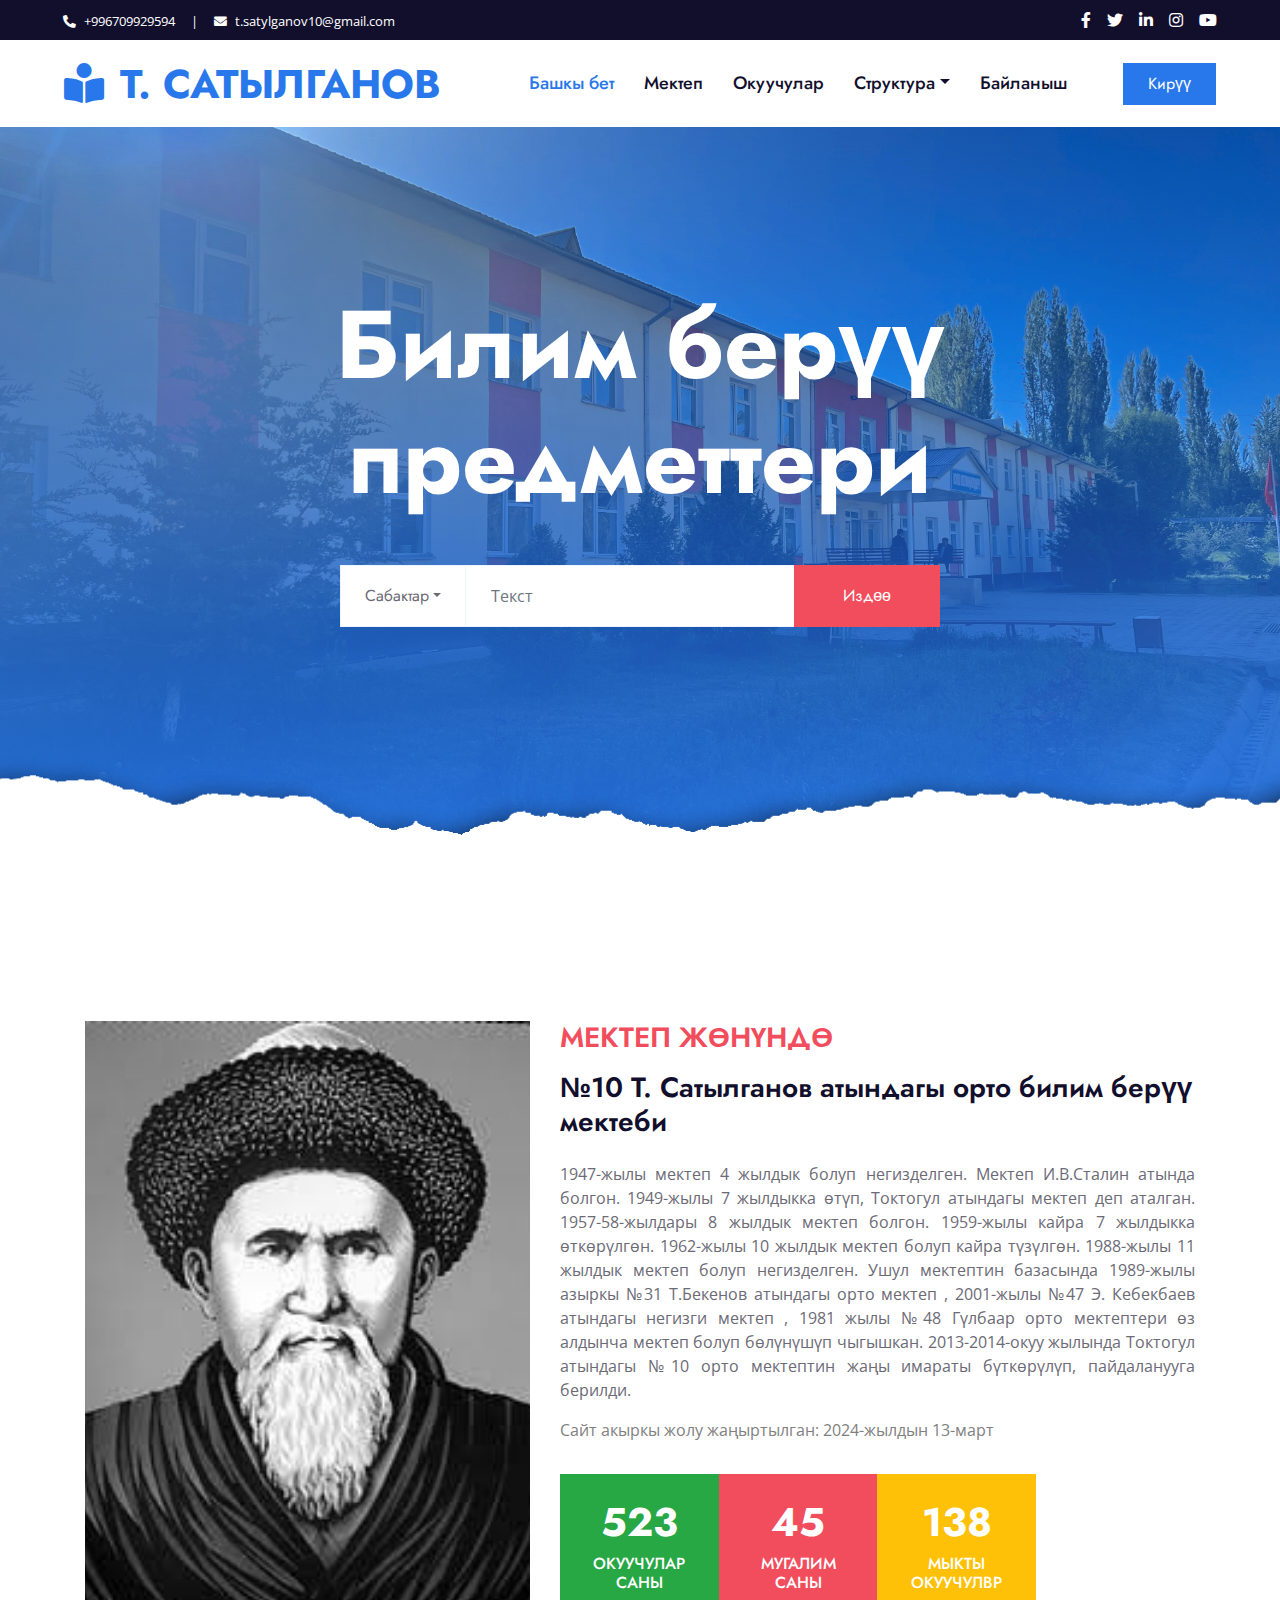
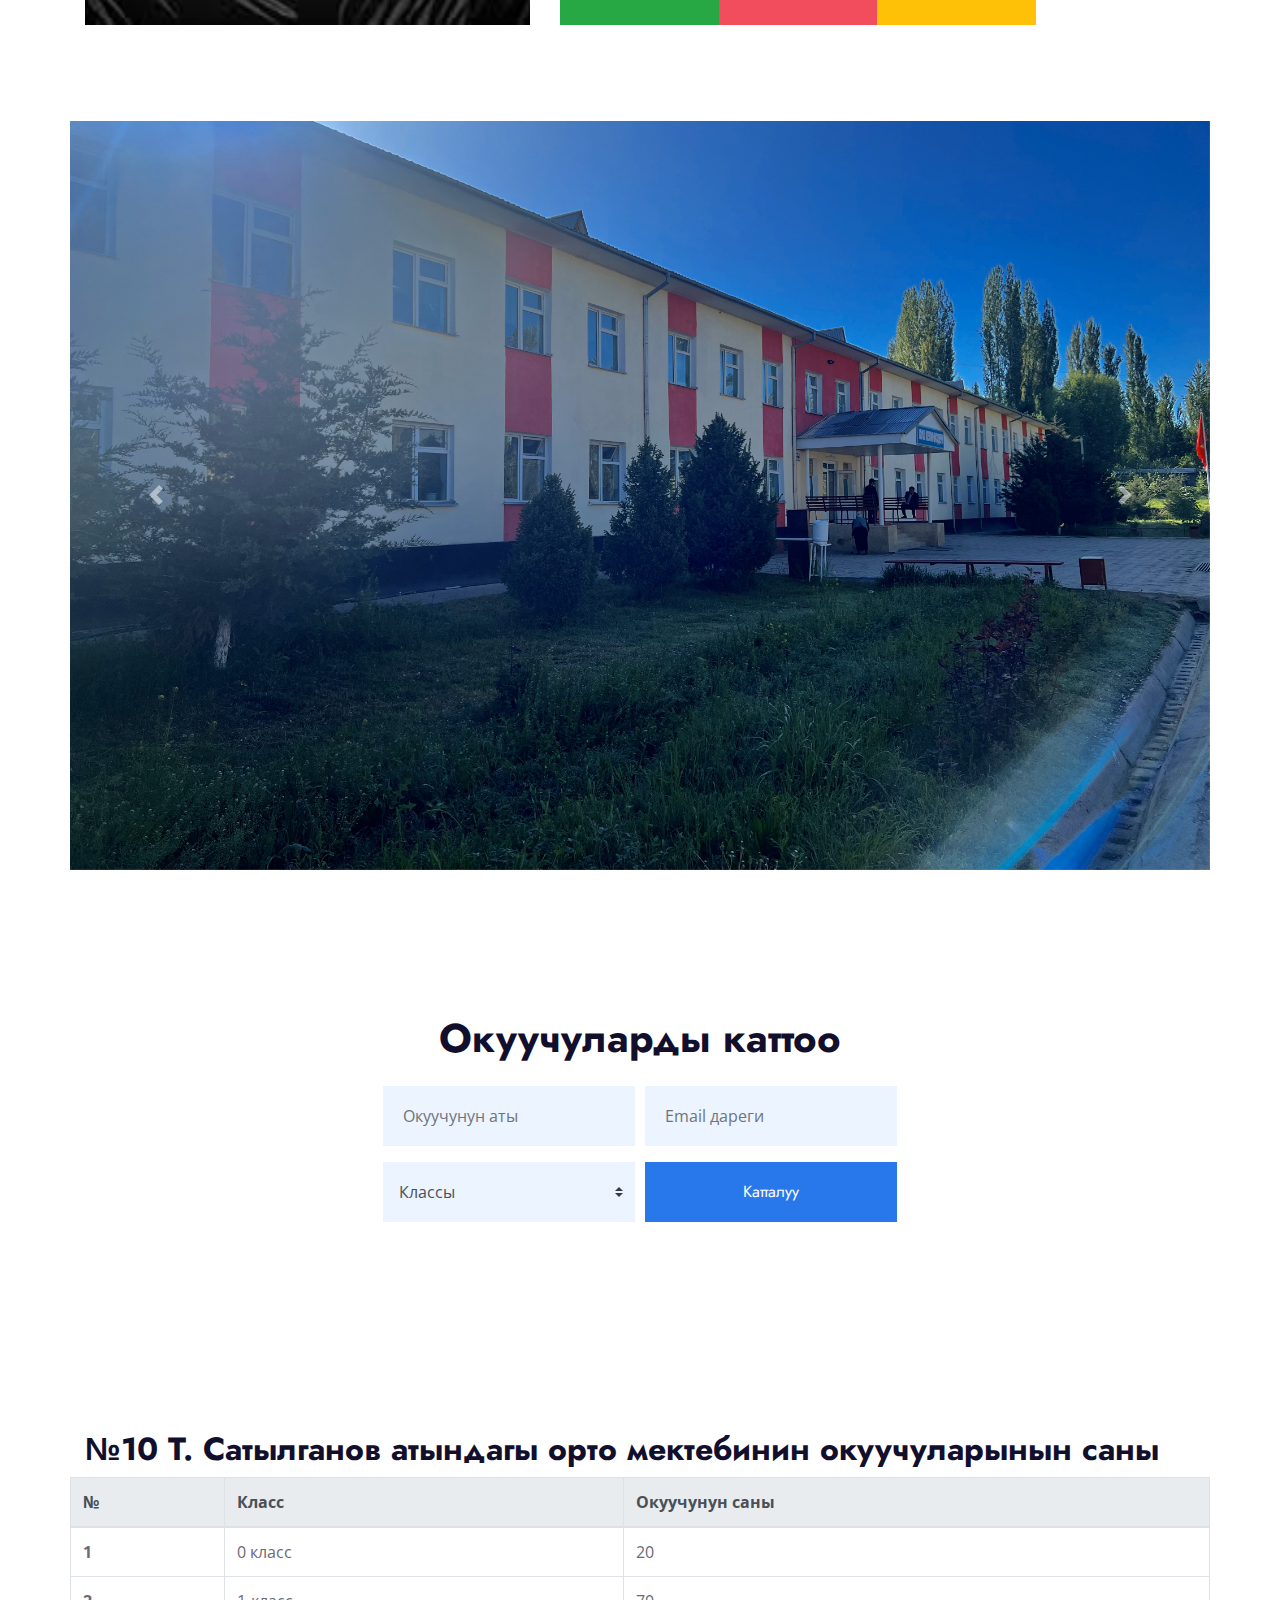
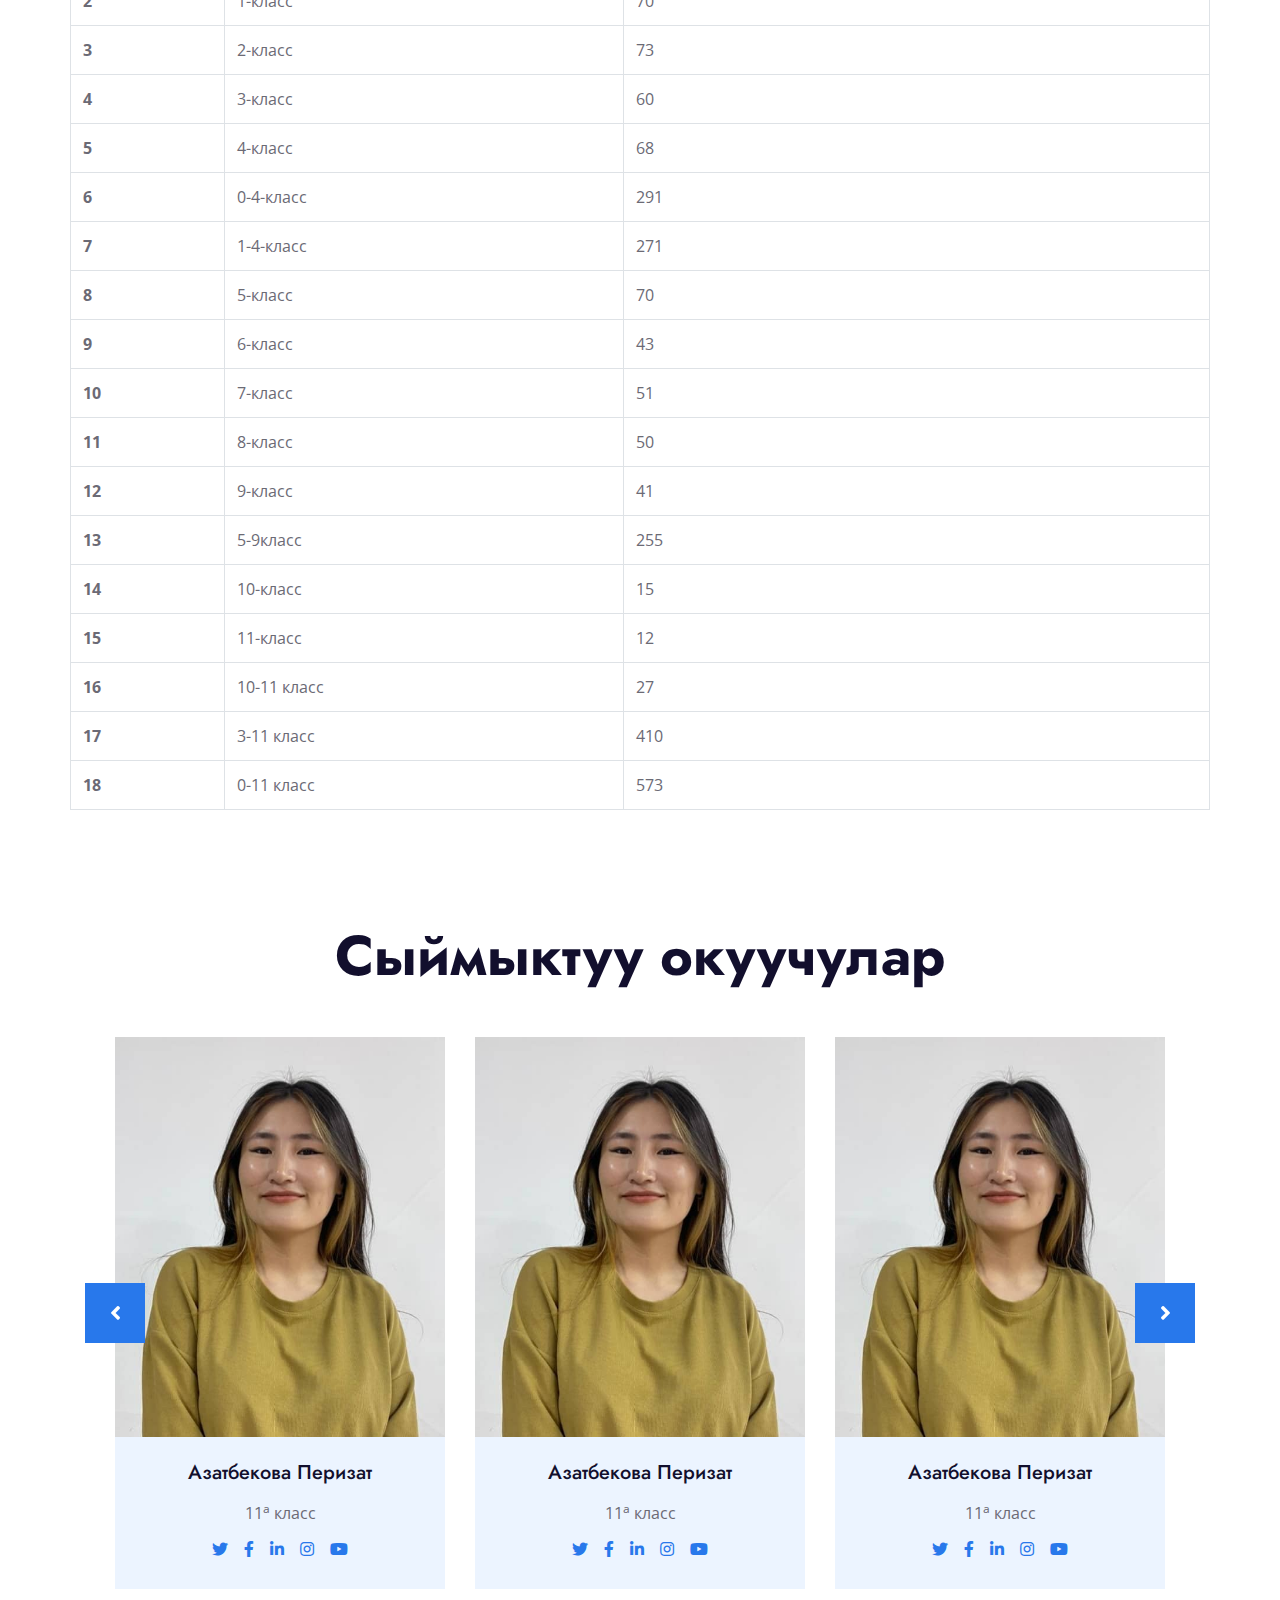
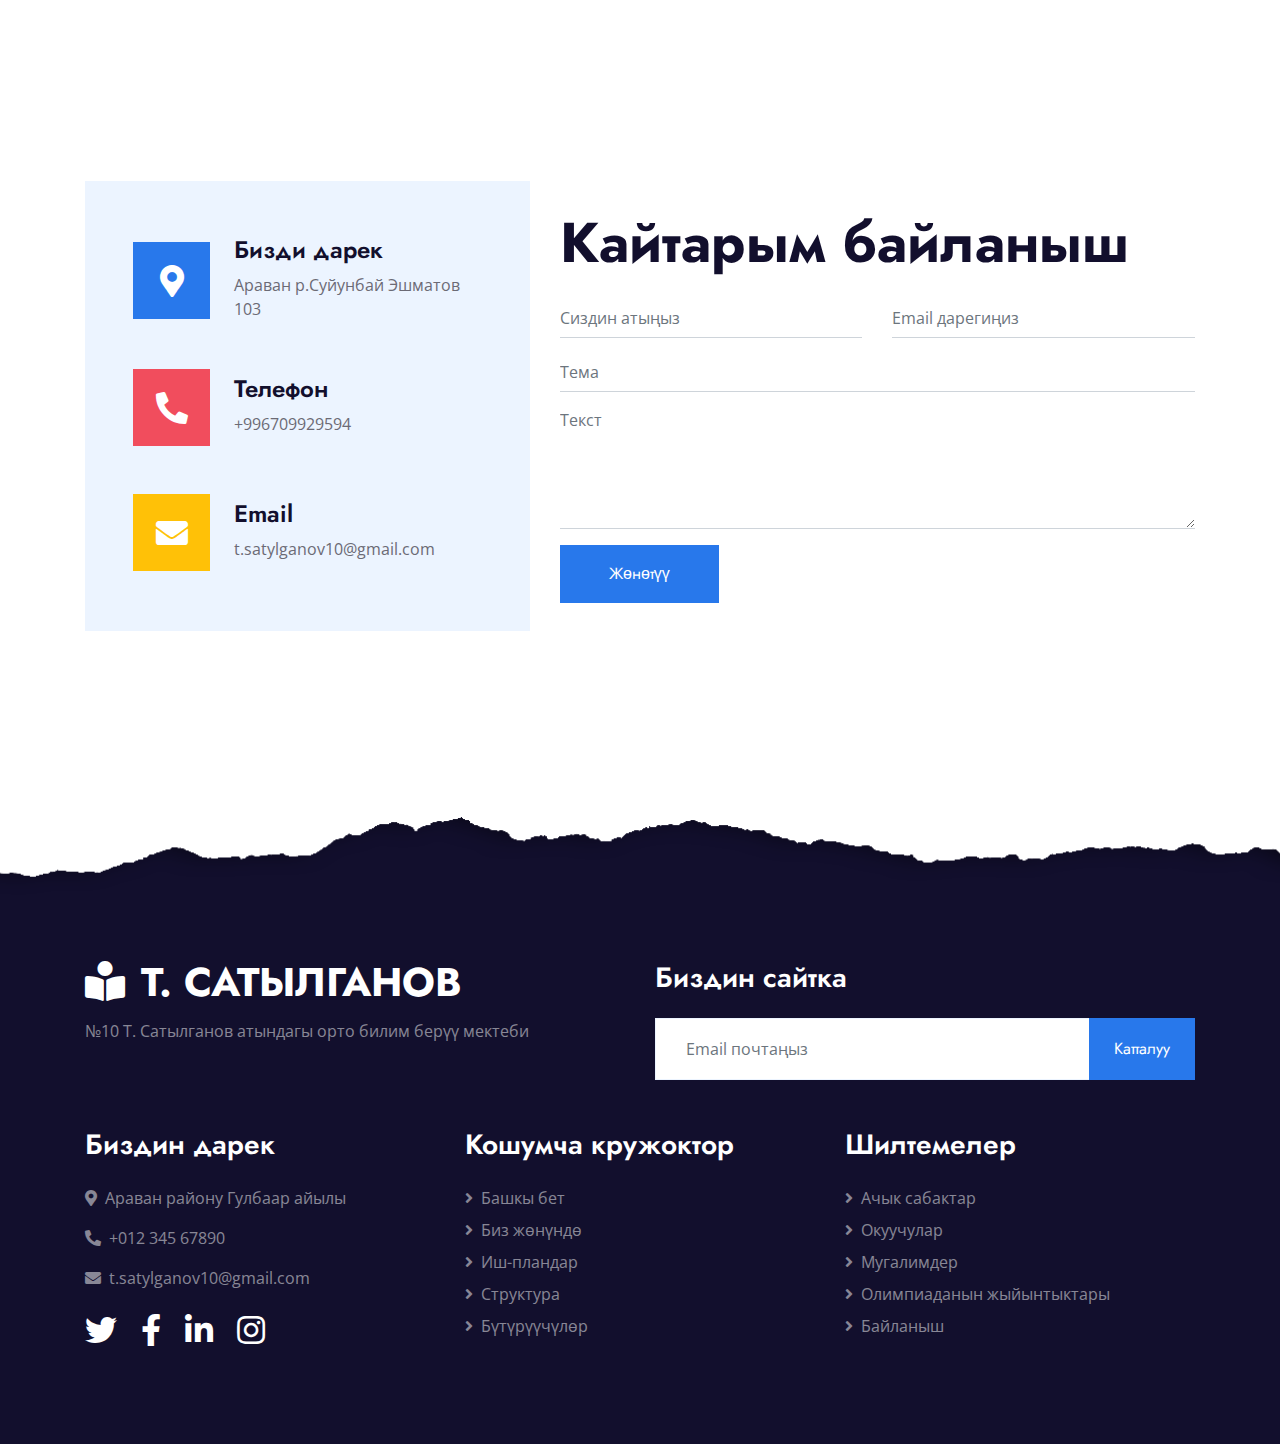
<file: index.html>
<!DOCTYPE html>
<html lang="en">
<head>
    <meta charset="utf-8">
    <title> №10 Т. Сатылганов атындагы орто билим берүү мектеби</title>
    <meta content="width=device-width, initial-scale=1.0" name="viewport">
    <meta content="Free HTML Templates" name="keywords">
    <meta content="Free HTML Templates" name="description">

    <link href="img/favicon.ico" rel="icon">

    <link rel="preconnect" href="https://fonts.gstatic.com">
    <link href="https://fonts.googleapis.com/css2?family=Jost:wght@500;600;700&family=Open+Sans:wght@400;600&display=swap" rel="stylesheet"> 

    <link href="https://cdnjs.cloudflare.com/ajax/libs/font-awesome/5.10.0/css/all.min.css" rel="stylesheet">

    <link href="lib/owlcarousel/assets/owl.carousel.min.css" rel="stylesheet">

    <link href="css/style.css" rel="stylesheet">
</head>

<body>
    <!-- Topbar Start -->
    <div class="container-fluid bg-dark">
        <div class="row py-2 px-lg-5">
            <div class="col-lg-6 text-center text-lg-left mb-2 mb-lg-0">
                <div class="d-inline-flex align-items-center text-white">
                    <small><i class="fa fa-phone-alt mr-2"></i>+996709929594</small>
                    <small class="px-3">|</small>
                    <small><i class="fa fa-envelope mr-2"></i>t.satylganov10@gmail.com</small>
                </div>
            </div>
            <div class="col-lg-6 text-center text-lg-right">
                <div class="d-inline-flex align-items-center">
                    <a class="text-white px-2" href="">
                        <i class="fab fa-facebook-f"></i>
                    </a>
                    <a class="text-white px-2" href="">
                        <i class="fab fa-twitter"></i>
                    </a>
                    <a class="text-white px-2" href="">
                        <i class="fab fa-linkedin-in"></i>
                    </a>
                    <a class="text-white px-2" href="">
                        <i class="fab fa-instagram"></i>
                    </a>
                    <a class="text-white pl-2" href="">
                        <i class="fab fa-youtube"></i>
                    </a>
                </div>
            </div>
        </div>
    </div>
    <!-- Topbar End -->

<style>
    html{
        scroll-behavior: smooth;
    }
</style>

    <!-- Navbar Start -->
    <div class="container-fluid p-0">
        <nav class="navbar navbar-expand-lg bg-white navbar-light py-3 py-lg-0 px-lg-5">
            <a href="index.html" class="navbar-brand ml-lg-3">
                <h1 class="m-0 text-uppercase text-primary"><i class="fa fa-book-reader mr-3"></i>Т. Сатылганов</h1>
            </a>
            <button type="button" class="navbar-toggler" data-toggle="collapse" data-target="#navbarCollapse">
                <span class="navbar-toggler-icon"></span>
            </button>
            <div class="collapse navbar-collapse justify-content-between px-lg-3" id="navbarCollapse">
                <div class="navbar-nav mx-auto py-0">
                    <a href="#" class="nav-item nav-link active">Башкы бет</a>
                    <a href="#mektep" class="nav-item nav-link">Мектеп</a>
                    <a href="#okuuchu" class="nav-item nav-link">Окуучулар</a>
                    <div class="nav-item dropdown">
                        <a href="#" class="nav-link dropdown-toggle" data-toggle="dropdown">Структура</a>
                        <div class="dropdown-menu m-0">
                            <a href="Jadybal.html" class="dropdown-item">Сабактардын жалыбалы</a>
                            <a href="forma.html" class="dropdown-item">Мектеп формасы</a>
                            <a href="usul.html" class="dropdown-item">Усулдук кызмат</a>
                            <a href="kyzmat.html" class="dropdown-item">СОЦИАЛДЫК-ПСИХОЛОГИЯЛЫК КЫЗМАТ</a>
                             <a href="index.html" class="dropdown-item">Окуу-тарбиялык иштер</a>
                            <!-- <a href="testimonial.html" class="dropdown-item">Testimonial</a> -->
                        </div>
                    </div>
                    <a href="#bailanysh" class="nav-item nav-link">Байланыш</a>
                </div>
                <a href="" class="btn btn-primary py-2 px-4 d-none d-lg-block">Кирүү</a>
            </div>
        </nav>
    </div>
    <!-- Navbar End -->


    <!-- Header Start -->
    <div class="jumbotron jumbotron-fluid position-relative overlay-bottom" style="margin-bottom: 90px;">
        <div class="container text-center my-5 py-5">
            <h1 class="text-white display-1 mb-5">Билим берүү предметтери</h1>
            <div class="mx-auto mb-5" style="width: 100%; max-width: 600px;">
                <div class="input-group">
                    <div class="input-group-prepend">
                        <button class="btn btn-outline-light bg-white text-body px-4 dropdown-toggle" type="button" data-toggle="dropdown"
                            aria-haspopup="true" aria-expanded="false">Сабактар</button>
                        <div class="dropdown-menu">
                            <a class="dropdown-item" href="#">Математика</a>
                            <a class="dropdown-item" href="#">Кыргыз тили</a>
                            <a class="dropdown-item" href="#">Информатика</a>
                             <a class="dropdown-item" href="#">Химия</a>
                             <a class="dropdown-item" href="#">Биология</a>
                        </div>
                    </div>
                    <input type="text" class="form-control border-light" style="padding: 30px 25px;" placeholder="Текст">
                    <div class="input-group-append">
                        <button class="btn btn-secondary px-4 px-lg-5">Издөө</button>
                    </div>
                </div>
            </div>
        </div>
    </div>
    <!-- Header End -->


    <!-- About Start -->
    <div id="mektep" class="container-fluid py-5">
        <div class="container py-5">
            <div class="row">
                <div class="col-lg-5 mb-5 mb-lg-0" style="min-height: 500px;">
                    <div class="position-relative h-100">
                        <img class="position-absolute w-100 h-100" src="img/ToktogulS.jpeg" style="object-fit: cover;">
                    </div>
                </div>
                <div class="col-lg-7">
                    <div class="section-title position-relative mb-4">
                        <h3 class="d-inline-block position-relative text-secondary text-uppercase pb-2">Мектеп жөнүндө</h3>
                        <h3 class="display-6">№10 Т. Сатылганов атындагы орто билим берүү мектеби</h3>
                    </div>
                    <p style="line-height: 30px;">
                        <p style="text-align: justify;">
                            1947-жылы мектеп 4 жылдык болуп негизделген. Мектеп   И.В.Сталин атында болгон.
                            1949-жылы 7 жылдыкка  өтүп, Токтогул атындагы мектеп деп аталган.
                            1957-58-жылдары 8 жылдык мектеп болгон.
                            1959-жылы кайра 7 жылдыкка өткөрүлгөн. 1962-жылы 10 жылдык мектеп болуп кайра түзүлгөн. 1988-жылы 11 жылдык мектеп болуп негизделген.
                            Ушул мектептин базасында 1989-жылы азыркы №31 Т.Бекенов атындагы орто мектеп , 2001-жылы №47 Э. Кебекбаев атындагы негизги мектеп , 1981 жылы №48 Гүлбаар орто мектептери өз алдынча мектеп болуп бөлүнүшүп чыгышкан.
                            2013-2014-окуу жылында Токтогул атындагы №10 орто мектептин жаңы имараты бүткөрүлүп, пайдаланууга берилди.
                        </p>
                       
                        <span style="color: gray;"> Сайт акыркы жолу жаңыртылган: 2024-жылдын 13-март</span>
                        
                    </p>
                    <div class="row pt-3 mx-0">
                        <div class="col-3 px-0">
                            <div class="bg-success text-center p-4">
                                <h1 class="text-white" data-toggle="counter-up">523</h1>
                                <h6 class="text-uppercase text-white">Окуучулар<span class="d-block">саны</span></h6>
                            </div>
                        </div>
                        <!-- <div class="col-3 px-0">
                            <div class="bg-primary text-center p-4">
                                <h1 class="text-white" data-toggle="counter-up">1234</h1>
                                <h6 class="text-uppercase text-white">Онлайн<span class="d-block">курстар</span></h6>
                            </div>
                        </div> -->
                        <div class="col-3 px-0">
                            <div class="bg-secondary text-center p-4">
                                <h1 class="text-white" data-toggle="counter-up">45</h1>
                                <h6 class="text-uppercase text-white">Мугалим<span class="d-block">саны</span></h6>
                            </div>
                        </div>
                        <div class="col-3 px-0">
                            <div class="bg-warning text-center p-4">
                                <h1 class="text-white" data-toggle="counter-up">138</h1>
                                <h6 class="text-uppercase text-white">Мыкты<span class="d-block">окуучулвр</span></h6>
                            </div>
                        </div>
                    </div>
                </div>
            </div>
        </div>
    </div>
    <!-- About End -->

    <section>
        <div class="container">
            <div class="row">
                <div id="carouselExampleControls" class="carousel slide" data-ride="carousel">
                  <div class="carousel-inner">
                    <div class="carousel-item active">
                        <img class="d-block w-100" src="img/header2.jpg" alt="First slide">
                  </div>
                  <div class="carousel-item">
                    <img class="d-block w-100" src="img/mektep2.jpg" alt="Second slide">
                  </div>
                  <div class="carousel-item">
                    <img class="d-block w-100" src="img/mektep3.jpg" alt="Third slide">
                  </div>
                  <div class="carousel-item">
                    <img class="d-block w-100" src="img/mektep4.jpg" alt="Third slide">
                  </div>
                  <div class="carousel-item">
                    <img class="d-block w-100" src="img/mektep5.jpg" alt="Third slide">
                  </div>
              </div>
              <a class="carousel-control-prev" href="#carouselExampleControls" role="button" data-slide="prev">
                <span class="carousel-control-prev-icon" aria-hidden="true"></span>
                <span class="sr-only">Previous</span>
            </a>
            <a class="carousel-control-next" href="#carouselExampleControls" role="button" data-slide="next">
                <span class="carousel-control-next-icon" aria-hidden="true"></span>
                <span class="sr-only">Next</span>
            </a>
        </div>
    </div>

</div>
    </section>



           <div class="row justify-content-center bg-image mx-0 mb-5">
            <div class="col-lg-6 py-5">
                <div class="bg-white p-5 my-5">
                    <h1 class="text-center mb-4">Окуучуларды каттоо</h1>
                    <form>
                        <div class="form-row">
                            <div class="col-sm-6">
                                <div class="form-group">
                                    <input type="text" class="form-control bg-light border-0" placeholder="Окуучунун аты" style="padding: 30px 20px;">
                                </div>
                            </div>
                            <div class="col-sm-6">
                                <div class="form-group">
                                    <input type="email" class="form-control bg-light border-0" placeholder="Email дареги" style="padding: 30px 20px;">
                                </div>
                            </div>
                        </div>
                        <div class="form-row">
                            <div class="col-sm-6">
                                <div class="form-group">
                                    <select class="custom-select bg-light border-0 px-3" style="height: 60px;">
                                        <option selected>Классы</option>
                                        <option value="1">1</option>
                                        <option value="2">2</option>
                                        <option value="3">3</option>
                                        <option value="3">4</option>
                                        <option value="3">5</option>
                                        <option value="3">6</option>
                                        <option value="3">7</option>
                                        <option value="3">8</option>
                                        <option value="3">9</option>
                                        <option value="3">10</option>
                                        <option value="3">11</option>
                                    </select>
                                </div>
                            </div>
                            <div class="col-sm-6">
                                <button class="btn btn-primary btn-block" type="submit" style="height: 60px;">Катталуу</button>
                            </div>
                        </div>
                    </form>
                </div>
            </div>
        </div>

    <!-- Courses End -->

    <section id="okuuchu">
        <div class="container">
            <h2>№10 Т. Сатылганов атындагы  орто мектебинин окуучуларынын саны </h2>
            <div class="row">
                <table class="table table-bordered">
                  <thead class="thead-light">
                    <tr>
                        <th scope="col">№</th>
                      <th scope="col">Класс</th>
                      <th scope="col">Окуучунун саны</th>
                  </tr>
              </thead>
              <tbody>
                <tr>
                  <th scope="row">1</th>
                  <td>0 класс</td>
                  <td>20</td>
              </tr>
              <tr>
                  <th scope="row">2</th>
                  <td>1-класс</td>
                  <td>70</td>
              </tr>
              <tr>
                  <th scope="row">3</th>
                  <td>2-класс</td>
                  <td> 73</td>
              </tr>
               <tr>
                  <th scope="row">4</th>
                  <td>3-класс</td>
                  <td> 60</td>
              </tr>
               <tr>
                  <th scope="row">5</th>
                  <td> 4-класс</td>
                  <td> 68</td>
              </tr>
               <tr>
                  <th scope="row">6</th>
                  <td>0-4-класс</td>
                  <td> 291</td>
              </tr>
               <tr>
                  <th scope="row">7</th>
                  <td> 1-4-класс</td>
                  <td> 271</td>
              </tr>
               <tr>
                  <th scope="row">8</th>
                  <td> 5-класс</td>
                  <td> 70</td>
              </tr>
               <tr>
                  <th scope="row">9</th>
                  <td> 6-класс</td>
                  <td>43 </td>
              </tr>
               <tr>
                  <th scope="row">10</th>
                  <td> 7-класс</td>
                  <td> 51</td>
              </tr>
               <tr>
                  <th scope="row">11</th>
                  <td> 8-класс</td>
                  <td>50</td>
              </tr>
               <tr>
                  <th scope="row">12</th>
                  <td> 9-класс</td>
                  <td> 41</td>
              </tr>
               <tr>
                  <th scope="row">13</th>
                  <td> 5-9класс</td>
                  <td> 255</td>
              </tr>
               <tr>
                  <th scope="row">14</th>
                  <td> 10-класс</td>
                  <td>15 </td>
              </tr>
               <tr>
                  <th scope="row">15</th>
                  <td> 11-класс</td>
                  <td> 12</td>
              </tr>
               <tr>
                  <th scope="row">16</th>
                  <td> 10-11 класс</td>
                  <td> 27</td>
              </tr>
               <tr>
                  <th scope="row">17</th>
                  <td> 3-11 класс</td>
                  <td> 410</td>
              </tr>
               <tr>
                  <th scope="row">18</th>
                  <td> 0-11 класс</td>
                  <td> 573</td>
              </tr>
          </tbody>
      </table>
            </div>
        </div>
    </section>


    <!-- Team Start -->
    <div id="buturuuchu" class="container-fluid py-5">
        <div class="container py-5">
            <div class="section-title text-center position-relative mb-5">
                <h1 class="display-4">Сыймыктуу окуучулар</h1>
            </div>
            <div class="owl-carousel team-carousel position-relative" style="padding: 0 30px;">
                <div class="team-item">
                    <img class="img-fluid w-100" src="./img/peri 11-kl.jpg" alt="">
                    <div class="bg-light text-center p-4">
                        <h5 class="mb-3">Азатбекова Перизат</h5>
                        <p class="mb-2">11<sup>a</sup> класс</p>
                        <div class="d-flex justify-content-center">
                            <a class="mx-1 p-1" href="#"><i class="fab fa-twitter"></i></a>
                            <a class="mx-1 p-1" href="#"><i class="fab fa-facebook-f"></i></a>
                            <a class="mx-1 p-1" href="#"><i class="fab fa-linkedin-in"></i></a>
                            <a class="mx-1 p-1" href="#"><i class="fab fa-instagram"></i></a>
                            <a class="mx-1 p-1" href="#"><i class="fab fa-youtube"></i></a>
                        </div>
                    </div>
                </div>
                 <div class="team-item">
                    <img class="img-fluid w-100" src="./img/peri 11-kl.jpg" alt="">
                    <div class="bg-light text-center p-4">
                        <h5 class="mb-3">Азатбекова Перизат</h5>
                        <p class="mb-2">11<sup>a</sup> класс</p>
                        <div class="d-flex justify-content-center">
                            <a class="mx-1 p-1" href="#"><i class="fab fa-twitter"></i></a>
                            <a class="mx-1 p-1" href="#"><i class="fab fa-facebook-f"></i></a>
                            <a class="mx-1 p-1" href="#"><i class="fab fa-linkedin-in"></i></a>
                            <a class="mx-1 p-1" href="#"><i class="fab fa-instagram"></i></a>
                            <a class="mx-1 p-1" href="#"><i class="fab fa-youtube"></i></a>
                        </div>
                    </div>
                </div>
                 <div class="team-item">
                    <img class="img-fluid w-100" src="./img/peri 11-kl.jpg" alt="">
                    <div class="bg-light text-center p-4">
                        <h5 class="mb-3">Азатбекова Перизат</h5>
                        <p class="mb-2">11<sup>a</sup> класс</p>
                        <div class="d-flex justify-content-center">
                            <a class="mx-1 p-1" href="#"><i class="fab fa-twitter"></i></a>
                            <a class="mx-1 p-1" href="#"><i class="fab fa-facebook-f"></i></a>
                            <a class="mx-1 p-1" href="#"><i class="fab fa-linkedin-in"></i></a>
                            <a class="mx-1 p-1" href="#"><i class="fab fa-instagram"></i></a>
                            <a class="mx-1 p-1" href="#"><i class="fab fa-youtube"></i></a>
                        </div>
                    </div>
                </div>
                  <div class="team-item">
                    <img class="img-fluid w-100" src="./img/peri 11-kl.jpg" alt="">
                    <div class="bg-light text-center p-4">
                        <h5 class="mb-3">Азатбекова Перизат</h5>
                        <p class="mb-2">11<sup>a</sup> класс</p>
                        <div class="d-flex justify-content-center">
                            <a class="mx-1 p-1" href="#"><i class="fab fa-twitter"></i></a>
                            <a class="mx-1 p-1" href="#"><i class="fab fa-facebook-f"></i></a>
                            <a class="mx-1 p-1" href="#"><i class="fab fa-linkedin-in"></i></a>
                            <a class="mx-1 p-1" href="#"><i class="fab fa-instagram"></i></a>
                            <a class="mx-1 p-1" href="#"><i class="fab fa-youtube"></i></a>
                        </div>
                    </div>
                </div>
            </div>
        </div>
    </div>
    <!-- Team End -->



    <!-- Contact Start -->
    <div id="bailanysh" class="container-fluid py-5">
        <div class="container py-5">
            <div class="row align-items-center">
                <div class="col-lg-5 mb-5 mb-lg-0">
                    <div class="bg-light d-flex flex-column justify-content-center px-5" style="height: 450px;">
                        <div class="d-flex align-items-center mb-5">
                            <div class="btn-icon bg-primary mr-4">
                                <i class="fa fa-2x fa-map-marker-alt text-white"></i>
                            </div>
                            <div class="mt-n1">
                                <h4>Бизди дарек</h4>
                                <p class="m-0">Араван р.Суйунбай Эшматов 103 </p>
                            </div>
                        </div>
                        <div class="d-flex align-items-center mb-5">
                            <div class="btn-icon bg-secondary mr-4">
                                <i class="fa fa-2x fa-phone-alt text-white"></i>
                            </div>
                            <div class="mt-n1">
                                <h4>Телефон</h4>
                                <p class="m-0">+996709929594</p>
                            </div>
                        </div>
                        <div class="d-flex align-items-center">
                            <div class="btn-icon bg-warning mr-4">
                                <i class="fa fa-2x fa-envelope text-white"></i>
                            </div>
                            <div class="mt-n1">
                                <h4>Email</h4>
                                <p class="m-0">t.satylganov10@gmail.com</p>
                            </div>
                        </div>
                    </div>
                </div>


                <div class="col-lg-7">
                    <div class="section-title position-relative mb-4">
                       <h1 class="display-4">Кайтарым байланыш</h1>
                    </div>
                    <div class="contact-form">
                        <form>
                            <div class="row">
                                <div class="col-6 form-group">
                                    <input type="text" class="form-control border-top-0 border-right-0 border-left-0 p-0" placeholder="Сиздин атыңыз" required="required">
                                </div>
                                <div class="col-6 form-group">
                                    <input type="email" class="form-control border-top-0 border-right-0 border-left-0 p-0" placeholder="Email дарегиңиз" required="required">
                                </div>
                            </div>
                            <div class="form-group">
                                <input type="text" class="form-control border-top-0 border-right-0 border-left-0 p-0" placeholder="Тема" required="required">
                            </div>
                            <div class="form-group">
                                <textarea class="form-control border-top-0 border-right-0 border-left-0 p-0" rows="5" placeholder="Текст" required="required"></textarea>
                            </div>
                            <div>
                                <button class="btn btn-primary py-3 px-5" type="submit">Жөнөтүү</button>
                            </div>
                        </form>
                    </div>
                </div>
            </div>
        </div>
    </div>
    <!-- Contact End -->
<!-- 
     <iframe  src="https://www.google.com/maps/embed?pb=!1m18!1m12!1m3!1d758.508559474361!2d72.80639605024085!3d40.49662593700567!2m3!1f0!2f0!3f0!3m2!1i1024!2i768!4f13.1!3m3!1m2!1s0x38bdaf2b7f5be807%3A0x8b3ef31603fbe5ae!2z0KHRgNC10LTQvdGP0Y8g0L7QsdGJ0LXQvtCx0YDQsNC30L7QstCw0YLQtdC70YzQvdCw0Y8g0YjQutC-0LvQsCDihJYzNiDQuNC8LiDQpy4g0JDQudGC0LzQsNGC0L7QstCw!5e0!3m2!1sru!2skg!4v1683997373777!5m2!1sru!2skg" width="100%" height="600" style="border:0;" allowfullscreen="" loading="lazy" referrerpolicy="no-referrer-when-downgrade"></iframe>  -->


    <!-- Footer Start -->
    <div class="container-fluid position-relative overlay-top bg-dark text-white-50 py-5" style="margin-top: 90px;">

        <div class="container mt-5 pt-5">
            <div class="row">
                <div class="col-md-6 mb-5">
                    <a href="index.html" class="navbar-brand">
                        <h1 class="mt-n2 text-uppercase text-white"><i class="fa fa-book-reader mr-3"></i>Т. Сатылганов</h1>
                    </a>
                    <p class="m-0">№10 Т. Сатылганов атындагы орто билим берүү мектеби</p>
                </div>
                <div class="col-md-6 mb-5">
                    <h3 class="text-white mb-4">Биздин сайтка</h3>
                    <div class="w-100">
                        <div class="input-group">
                            <input type="text" class="form-control border-light" style="padding: 30px;" placeholder="Email почтаңыз">
                            <div class="input-group-append">
                                <button class="btn btn-primary px-4">Катталуу</button>
                            </div>
                        </div>
                    </div>
                </div>
            </div>
            <div class="row">
                <div class="col-md-4 mb-5">
                    <h3 class="text-white mb-4">Биздин дарек</h3>
                    <p><i class="fa fa-map-marker-alt mr-2"></i>Араван району Гулбаар айылы</p>
                    <p><i class="fa fa-phone-alt mr-2"></i>+012 345 67890</p>
                    <p><i class="fa fa-envelope mr-2"></i>t.satylganov10@gmail.com</p>
                    <div class="d-flex justify-content-start mt-4">
                        <a class="text-white mr-4" href="#"><i class="fab fa-2x fa-twitter"></i></a>
                        <a class="text-white mr-4" href="#"><i class="fab fa-2x fa-facebook-f"></i></a>
                        <a class="text-white mr-4" href="#"><i class="fab fa-2x fa-linkedin-in"></i></a>
                        <a class="text-white" href="#"><i class="fab fa-2x fa-instagram"></i></a>
                    </div>
                </div>
                <div class="col-md-4 mb-5">
                    <h3 class="text-white mb-4">Кошумча кружоктор</h3>
                    <div class="d-flex flex-column justify-content-start">
                        <a class="text-white-50 mb-2" href="#"><i class="fa fa-angle-right mr-2"></i>Башкы бет</a>
                        <a class="text-white-50 mb-2" href="#"><i class="fa fa-angle-right mr-2"></i>Биз жөнүндө</a>
                        <a class="text-white-50 mb-2" href="#"><i class="fa fa-angle-right mr-2"></i>Иш-пландар</a>
                        <a class="text-white-50 mb-2" href="#"><i class="fa fa-angle-right mr-2"></i>Структура</a>
                        <a class="text-white-50" href="#"><i class="fa fa-angle-right mr-2"></i>Бүтүрүүчүлөр</a>
                    </div>
                </div>
                <div class="col-md-4 mb-5">
                    <h3 class="text-white mb-4">Шилтемелер</h3>
                    <div class="d-flex flex-column justify-content-start">
                        <a class="text-white-50 mb-2" href="#"><i class="fa fa-angle-right mr-2"></i>Ачык сабактар</a>
                        <a class="text-white-50 mb-2" href="#"><i class="fa fa-angle-right mr-2"></i>Окуучулар</a>
                        <a class="text-white-50 mb-2" href="#"><i class="fa fa-angle-right mr-2"></i>Мугалимдер</a>
                        <a class="text-white-50 mb-2" href="#"><i class="fa fa-angle-right mr-2"></i>Олимпиаданын жыйынтыктары</a>
                        <a class="text-white-50" href="#"><i class="fa fa-angle-right mr-2"></i>Байланыш</a>
                    </div>
                </div>
            </div>
        </div>
    </div>

    <!-- Footer End -->


    <!-- Back to Top -->
    <a href="#" class="btn btn-lg btn-primary rounded-0 btn-lg-square back-to-top"><i class="fa fa-angle-double-up"></i></a>


    <!-- JavaScript Libraries -->
    <script src="https://code.jquery.com/jquery-3.4.1.min.js"></script>
    <script src="https://stackpath.bootstrapcdn.com/bootstrap/4.4.1/js/bootstrap.bundle.min.js"></script>
    <script src="lib/easing/easing.min.js"></script>
    <script src="lib/waypoints/waypoints.min.js"></script>
    <script src="lib/counterup/counterup.min.js"></script>
    <script src="lib/owlcarousel/owl.carousel.min.js"></script>

    <!-- Template Javascript -->
    <script src="js/main.js"></script>
</body>

</html>
</file>
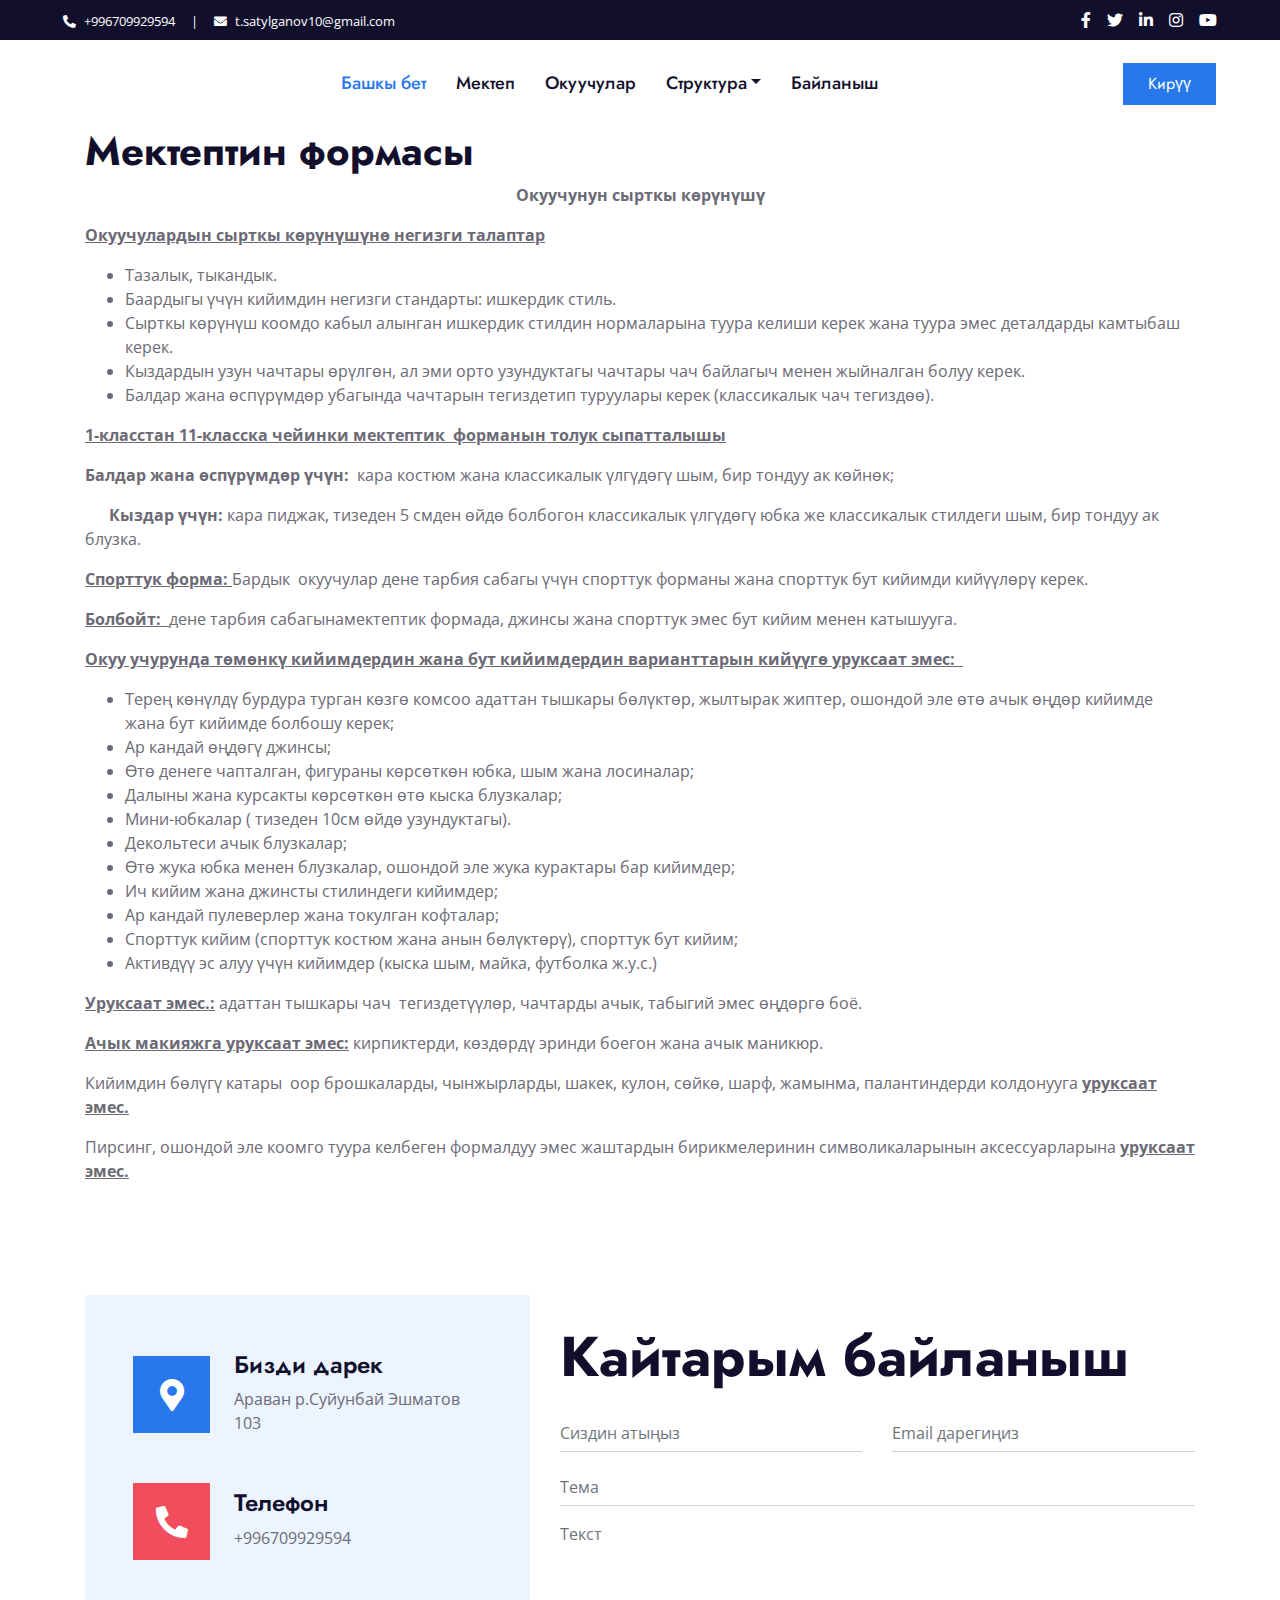
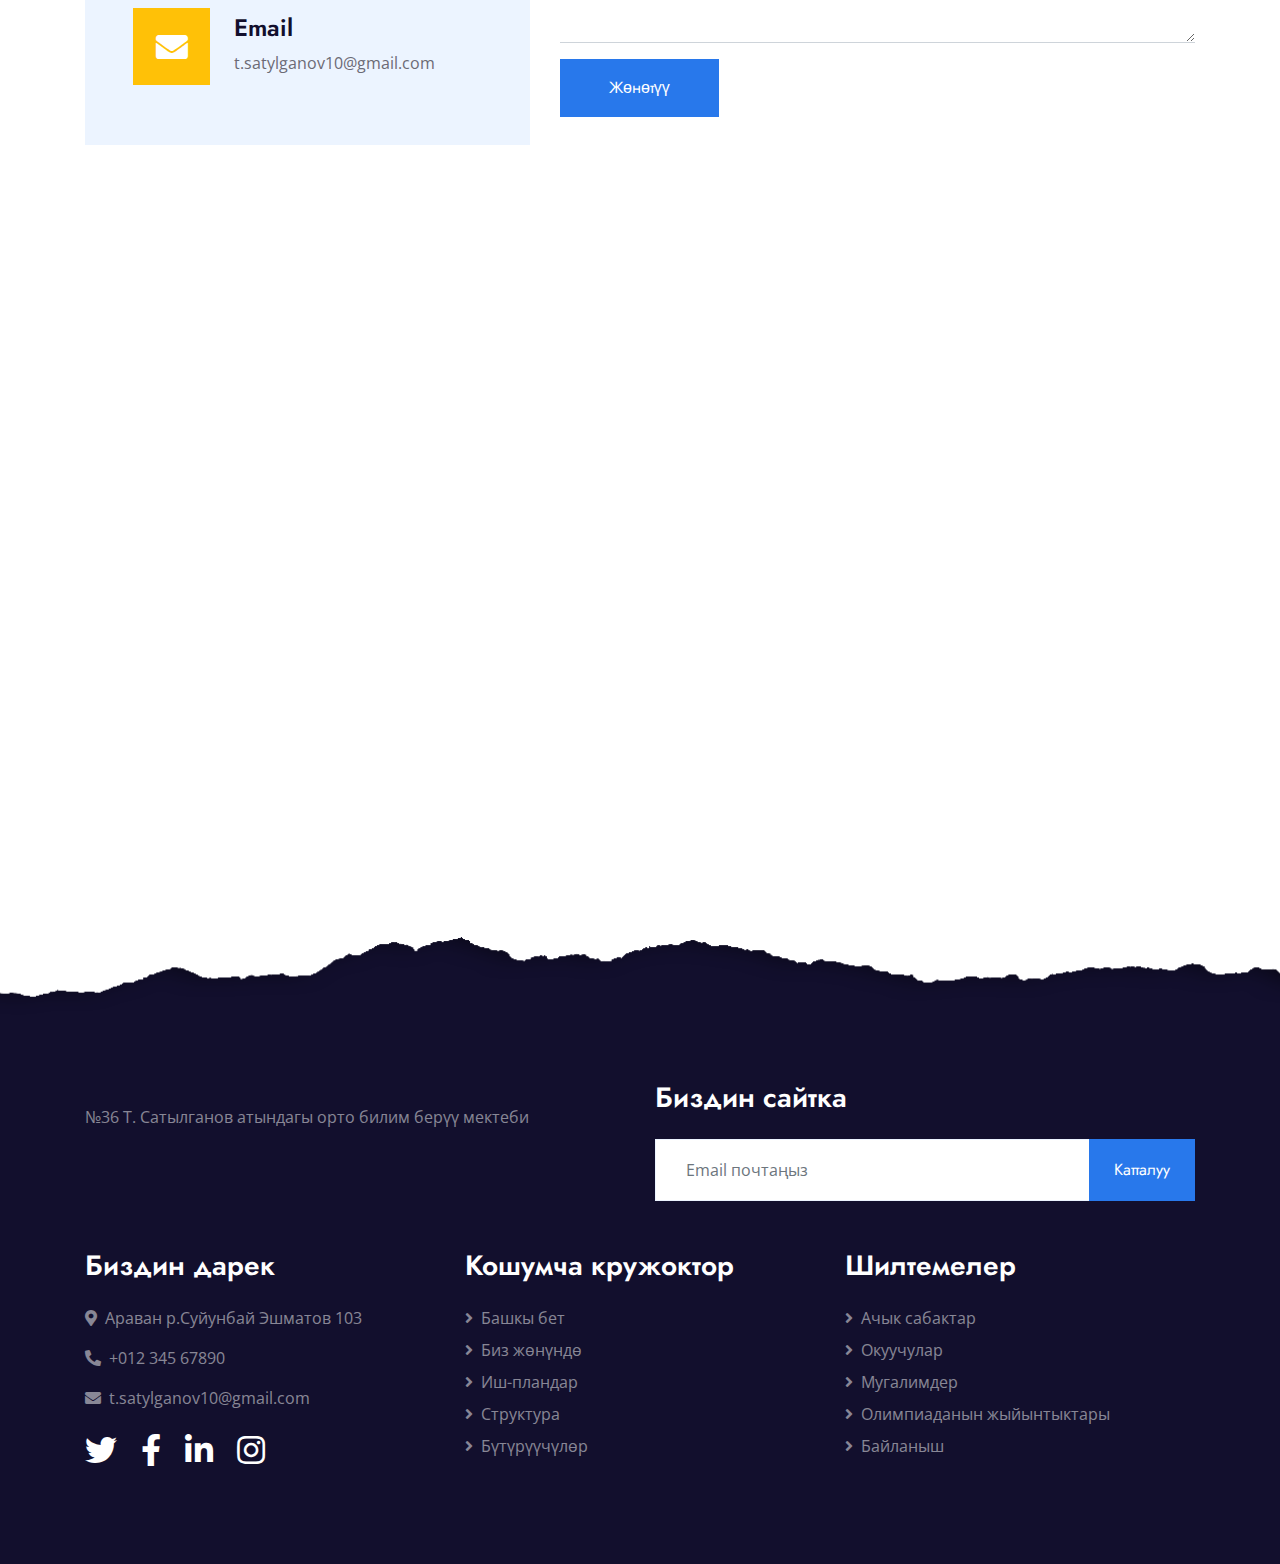
<file: forma.html>
<!DOCTYPE html>
<html lang="en">

<head>
    <meta charset="utf-8">
    <title> Мектеп формасы</title>
    <meta content="width=device-width, initial-scale=1.0" name="viewport">
    <meta content="Free HTML Templates" name="keywords">
    <meta content="Free HTML Templates" name="description">

    <link href="img/favicon.ico" rel="icon">

    <link rel="preconnect" href="https://fonts.gstatic.com">
    <link href="https://fonts.googleapis.com/css2?family=Jost:wght@500;600;700&family=Open+Sans:wght@400;600&display=swap" rel="stylesheet"> 

    <link href="https://cdnjs.cloudflare.com/ajax/libs/font-awesome/5.10.0/css/all.min.css" rel="stylesheet">

    <link href="lib/owlcarousel/assets/owl.carousel.min.css" rel="stylesheet">

    <link href="css/style.css" rel="stylesheet">
</head>
<body>
    <!-- Topbar Start -->
    <div class="container-fluid bg-dark">
        <div class="row py-2 px-lg-5">
            <div class="col-lg-6 text-center text-lg-left mb-2 mb-lg-0">
                <div class="d-inline-flex align-items-center text-white">
                    <small><i class="fa fa-phone-alt mr-2"></i>+996709929594</small>
                    <small class="px-3">|</small>
                    <small><i class="fa fa-envelope mr-2"></i>t.satylganov10@gmail.com</small>
                </div>
            </div>
            <div class="col-lg-6 text-center text-lg-right">
                <div class="d-inline-flex align-items-center">
                    <a class="text-white px-2" href="">
                        <i class="fab fa-facebook-f"></i>
                    </a>
                    <a class="text-white px-2" href="">
                        <i class="fab fa-twitter"></i>
                    </a>
                    <a class="text-white px-2" href="">
                        <i class="fab fa-linkedin-in"></i>
                    </a>
                    <a class="text-white px-2" href="">
                        <i class="fab fa-instagram"></i>
                    </a>
                    <a class="text-white pl-2" href="">
                        <i class="fab fa-youtube"></i>
                    </a>
                </div>
            </div>
        </div>
    </div>
    <!-- Topbar End -->

<style>
    html{
        scroll-behavior: smooth;
    }
</style>

    <!-- Navbar Start -->
    <div class="container-fluid p-0">
        <nav class="navbar navbar-expand-lg bg-white navbar-light py-3 py-lg-0 px-lg-5">
            <a href="index.html" class="navbar-brand ml-lg-3">
            </a>
            <button type="button" class="navbar-toggler" data-toggle="collapse" data-target="#navbarCollapse">
                <span class="navbar-toggler-icon"></span>
            </button>
            <div class="collapse navbar-collapse justify-content-between px-lg-3" id="navbarCollapse">
                <div class="navbar-nav mx-auto py-0">
                    <a href="index.html" class="nav-item nav-link active">Башкы бет</a>
                    <a href="#mektep" class="nav-item nav-link">Мектеп</a>
                    <a href="#okuuchu" class="nav-item nav-link">Окуучулар</a>
                 <div class="nav-item dropdown">
                        <a href="#" class="nav-link dropdown-toggle" data-toggle="dropdown">Структура</a>
                        <div class="dropdown-menu m-0">
                            <a href="Jadybal.html" class="dropdown-item">Сабактардын жалыбалы</a>
                            <a href="forma.html" class="dropdown-item">Мектеп формасы</a>
                            <a href="usul.html" class="dropdown-item">Усулдук кызмат</a>
                            <a href="kyzmat.html" class="dropdown-item">СОЦИАЛДЫК-ПСИХОЛОГИЯЛЫК КЫЗМАТ</a>
                             <a href="index.html" class="dropdown-item">Окуу-тарбиялык иштер</a>
                            <!-- <a href="testimonial.html" class="dropdown-item">Testimonial</a> -->
                        </div>
                    </div>
                    <a href="#bailanysh" class="nav-item nav-link">Байланыш</a>
                </div>
                <a href="" class="btn btn-primary py-2 px-4 d-none d-lg-block">Кирүү</a>
            </div>
        </nav>
    </div>
    <!-- Navbar End -->


    <section class="schedule_page text_page section"><div class="container"><h1 class="section_title">Мектептин формасы</h1><div class="text"><p style="text-align: center;"><strong>Окуучунун сырткы к</strong><strong>ѳрүнүшү</strong></p><p><strong><u>Окуучулардын сырткы к</u></strong><strong><u>ѳрүнүшүнѳ негизги талаптар</u></strong></p><ul><li>Тазалык, тыкандык.</li><li>Баардыгы үчүн кийимдин негизги стандарты: ишкердик стиль.</li><li>Сырткы кѳрүнүш коомдо кабыл алынган ишкердик стилдин нормаларына туура келиши керек жана туура эмес деталдарды камтыбаш керек.</li><li>Кыздардын узун чачтары ѳрүлгѳн, ал эми орто узундуктагы чачтары чач байлагыч менен жыйналган болуу керек.</li><li>Балдар жана ѳспүрүмдѳр убагында чачтарын тегиздетип туруулары керек (классикалык чач тегиздѳѳ).</li></ul><p><strong><u>1-класстан 11-класска чейинки мектептик &nbsp;форманын толук сыпатталышы</u></strong></p><p><strong>Балдар жана </strong><strong>ѳспүрүмдѳр</strong><strong> үчүн:&nbsp; </strong>кара костюм жана классикалык үлгүдѳгү шым, бир тондуу ак кѳйнѳк;</p><p><strong>&nbsp;&nbsp;&nbsp;&nbsp;&nbsp; Кыздар үчүн: </strong>кара пиджак, тизеден 5 смден ѳйдѳ болбогон классикалык үлгүдѳгү юбка же классикалык стилдеги шым, бир тондуу ак блузка.</p><p><strong><u>Спорттук форма: </u></strong>Бардык&nbsp; окуучулар дене тарбия сабагы үчүн спорттук форманы жана спорттук бут кийимди кийүүлѳрү керек.</p><p><strong><u>Болбойт: &nbsp;</u></strong>дене тарбия сабагынамектептик формада, джинсы жана спорттук эмес бут кийим менен катышууга.</p><p><strong><u>Окуу учурунда т</u></strong><strong><u>ѳмѳнкү кийимдердин жана бут кийимдердин варианттарын кийүүгѳ </u></strong><strong><u>уруксаат эмес: &nbsp;</u></strong></p><ul><li>Терең кѳнүлдү бурдура турган кѳзгѳ комсоо адаттан тышкары бѳлүктѳр, жылтырак жиптер, ошондой эле ѳтѳ ачык ѳңдѳр кийимде жана бут кийимде болбошу керек;</li><li>Ар кандай ѳңдѳгү джинсы;</li><li>Ѳтѳ денеге чапталган, фигураны кѳрсѳткѳн юбка, шым жана лосиналар;</li><li>Далыны жана курсакты кѳрсѳткѳн ѳтѳ кыска блузкалар;</li><li>Мини-юбкалар ( тизеден 10см ѳйдѳ узундуктагы).</li><li>Декольтеси ачык блузкалар;</li><li>Ѳтѳ жука юбка менен блузкалар, ошондой эле жука курактары бар кийимдер;</li><li>Ич кийим жана джинсты стилиндеги кийимдер;</li><li>Ар кандай пулеверлер жана токулган кофталар;</li><li>Спорттук кийим (спорттук костюм жана анын бѳлүктѳрү), спорттук бут кийим;</li><li>Активдүү эс алуу үчүн кийимдер (кыска шым, майка, футболка ж.у.с.)</li></ul><p><strong><u>Уруксаат эмес.:</u></strong> адаттан тышкары чач &nbsp;тегиздетүүлѳр, чачтарды ачык, табыгий эмес ѳңдѳргѳ боё.</p><p><strong><u>Ачык макияжга уруксаат эмес:</u></strong> кирпиктерди, кѳздѳрдү эринди боегон жана ачык маникюр.</p><p>Кийимдин бѳлүгү катары&nbsp; оор брошкаларды, чынжырларды, шакек, кулон, сѳйкѳ, шарф, жамынма, палантиндерди колдонууга <strong><u>уруксаат эмес.</u></strong></p><p>Пирсинг, ошондой эле коомго туура келбеген формалдуу эмес жаштардын бирикмелеринин символикаларынын аксессуарларына <strong><u>уруксаат эмес.</u></strong></p></div></div></section>



    <!-- Contact Start -->
    <div id="bailanysh" class="container-fluid py-5">
        <div class="container py-5">
            <div class="row align-items-center">
                <div class="col-lg-5 mb-5 mb-lg-0">
                    <div class="bg-light d-flex flex-column justify-content-center px-5" style="height: 450px;">
                        <div class="d-flex align-items-center mb-5">
                            <div class="btn-icon bg-primary mr-4">
                                <i class="fa fa-2x fa-map-marker-alt text-white"></i>
                            </div>
                            <div class="mt-n1">
                                <h4>Бизди дарек</h4>
                                <p class="m-0">Араван р.Суйунбай Эшматов 103</p>
                            </div>
                        </div>
                        <div class="d-flex align-items-center mb-5">
                            <div class="btn-icon bg-secondary mr-4">
                                <i class="fa fa-2x fa-phone-alt text-white"></i>
                            </div>
                            <div class="mt-n1">
                                <h4>Телефон</h4>
                                <p class="m-0">+996709929594</p>
                            </div>
                        </div>
                        <div class="d-flex align-items-center">
                            <div class="btn-icon bg-warning mr-4">
                                <i class="fa fa-2x fa-envelope text-white"></i>
                            </div>
                            <div class="mt-n1">
                                <h4>Email</h4>
                                <p class="m-0">t.satylganov10@gmail.com</p>
                            </div>
                        </div>
                    </div>
                </div>


                <div class="col-lg-7">
                    <div class="section-title position-relative mb-4">
                       <h1 class="display-4">Кайтарым байланыш</h1>
                    </div>
                    <div class="contact-form">
                        <form>
                            <div class="row">
                                <div class="col-6 form-group">
                                    <input type="text" class="form-control border-top-0 border-right-0 border-left-0 p-0" placeholder="Сиздин атыңыз" required="required">
                                </div>
                                <div class="col-6 form-group">
                                    <input type="email" class="form-control border-top-0 border-right-0 border-left-0 p-0" placeholder="Email дарегиңиз" required="required">
                                </div>
                            </div>
                            <div class="form-group">
                                <input type="text" class="form-control border-top-0 border-right-0 border-left-0 p-0" placeholder="Тема" required="required">
                            </div>
                            <div class="form-group">
                                <textarea class="form-control border-top-0 border-right-0 border-left-0 p-0" rows="5" placeholder="Текст" required="required"></textarea>
                            </div>
                            <div>
                                <button class="btn btn-primary py-3 px-5" type="submit">Жөнөтүү</button>
                            </div>
                        </form>
                    </div>
                </div>
            </div>
        </div>
    </div>
    <!-- Contact End -->

     <iframe  src="https://www.google.com/maps/embed?pb=!1m18!1m12!1m3!1d758.508559474361!2d72.80639605024085!3d40.49662593700567!2m3!1f0!2f0!3f0!3m2!1i1024!2i768!4f13.1!3m3!1m2!1s0x38bdaf2b7f5be807%3A0x8b3ef31603fbe5ae!2z0KHRgNC10LTQvdGP0Y8g0L7QsdGJ0LXQvtCx0YDQsNC30L7QstCw0YLQtdC70YzQvdCw0Y8g0YjQutC-0LvQsCDihJYzNiDQuNC8LiDQpy4g0JDQudGC0LzQsNGC0L7QstCw!5e0!3m2!1sru!2skg!4v1683997373777!5m2!1sru!2skg" width="100%" height="600" style="border:0;" allowfullscreen="" loading="lazy" referrerpolicy="no-referrer-when-downgrade"></iframe> 


    <!-- Footer Start -->
    <div class="container-fluid position-relative overlay-top bg-dark text-white-50 py-5" style="margin-top: 90px;">

        <div class="container mt-5 pt-5">
            <div class="row">
                <div class="col-md-6 mb-5">
                    <a href="index.html" class="navbar-brand">
                    </a>
                    <p class="m-0">№36 Т. Сатылганов атындагы орто билим берүү мектеби</p>
                </div>
                <div class="col-md-6 mb-5">
                    <h3 class="text-white mb-4">Биздин сайтка</h3>
                    <div class="w-100">
                        <div class="input-group">
                            <input type="text" class="form-control border-light" style="padding: 30px;" placeholder="Email почтаңыз">
                            <div class="input-group-append">
                                <button class="btn btn-primary px-4">Катталуу</button>
                            </div>
                        </div>
                    </div>
                </div>
            </div>
            <div class="row">
                <div class="col-md-4 mb-5">
                    <h3 class="text-white mb-4">Биздин дарек</h3>
                    <p><i class="fa fa-map-marker-alt mr-2"></i>Араван р.Суйунбай Эшматов 103</p>
                    <p><i class="fa fa-phone-alt mr-2"></i>+012 345 67890</p>
                    <p><i class="fa fa-envelope mr-2"></i>t.satylganov10@gmail.com</p>
                    <div class="d-flex justify-content-start mt-4">
                        <a class="text-white mr-4" href="#"><i class="fab fa-2x fa-twitter"></i></a>
                        <a class="text-white mr-4" href="#"><i class="fab fa-2x fa-facebook-f"></i></a>
                        <a class="text-white mr-4" href="#"><i class="fab fa-2x fa-linkedin-in"></i></a>
                        <a class="text-white" href="#"><i class="fab fa-2x fa-instagram"></i></a>
                    </div>
                </div>
                <div class="col-md-4 mb-5">
                    <h3 class="text-white mb-4">Кошумча кружоктор</h3>
                    <div class="d-flex flex-column justify-content-start">
                        <a class="text-white-50 mb-2" href="#"><i class="fa fa-angle-right mr-2"></i>Башкы бет</a>
                        <a class="text-white-50 mb-2" href="#"><i class="fa fa-angle-right mr-2"></i>Биз жөнүндө</a>
                        <a class="text-white-50 mb-2" href="#"><i class="fa fa-angle-right mr-2"></i>Иш-пландар</a>
                        <a class="text-white-50 mb-2" href="#"><i class="fa fa-angle-right mr-2"></i>Структура</a>
                        <a class="text-white-50" href="#"><i class="fa fa-angle-right mr-2"></i>Бүтүрүүчүлөр</a>
                    </div>
                </div>
                <div class="col-md-4 mb-5">
                    <h3 class="text-white mb-4">Шилтемелер</h3>
                    <div class="d-flex flex-column justify-content-start">
                        <a class="text-white-50 mb-2" href="#"><i class="fa fa-angle-right mr-2"></i>Ачык сабактар</a>
                        <a class="text-white-50 mb-2" href="#"><i class="fa fa-angle-right mr-2"></i>Окуучулар</a>
                        <a class="text-white-50 mb-2" href="#"><i class="fa fa-angle-right mr-2"></i>Мугалимдер</a>
                        <a class="text-white-50 mb-2" href="#"><i class="fa fa-angle-right mr-2"></i>Олимпиаданын жыйынтыктары</a>
                        <a class="text-white-50" href="#"><i class="fa fa-angle-right mr-2"></i>Байланыш</a>
                    </div>
                </div>
            </div>
        </div>
    </div>

    <!-- Footer End -->


    <!-- Back to Top -->
    <a href="#" class="btn btn-lg btn-primary rounded-0 btn-lg-square back-to-top"><i class="fa fa-angle-double-up"></i></a>


    <!-- JavaScript Libraries -->
    <script src="https://code.jquery.com/jquery-3.4.1.min.js"></script>
    <script src="https://stackpath.bootstrapcdn.com/bootstrap/4.4.1/js/bootstrap.bundle.min.js"></script>
    <script src="lib/easing/easing.min.js"></script>
    <script src="lib/waypoints/waypoints.min.js"></script>
    <script src="lib/counterup/counterup.min.js"></script>
    <script src="lib/owlcarousel/owl.carousel.min.js"></script>

    <!-- Template Javascript -->
    <script src="js/main.js"></script>
</body>

</html>
</file>
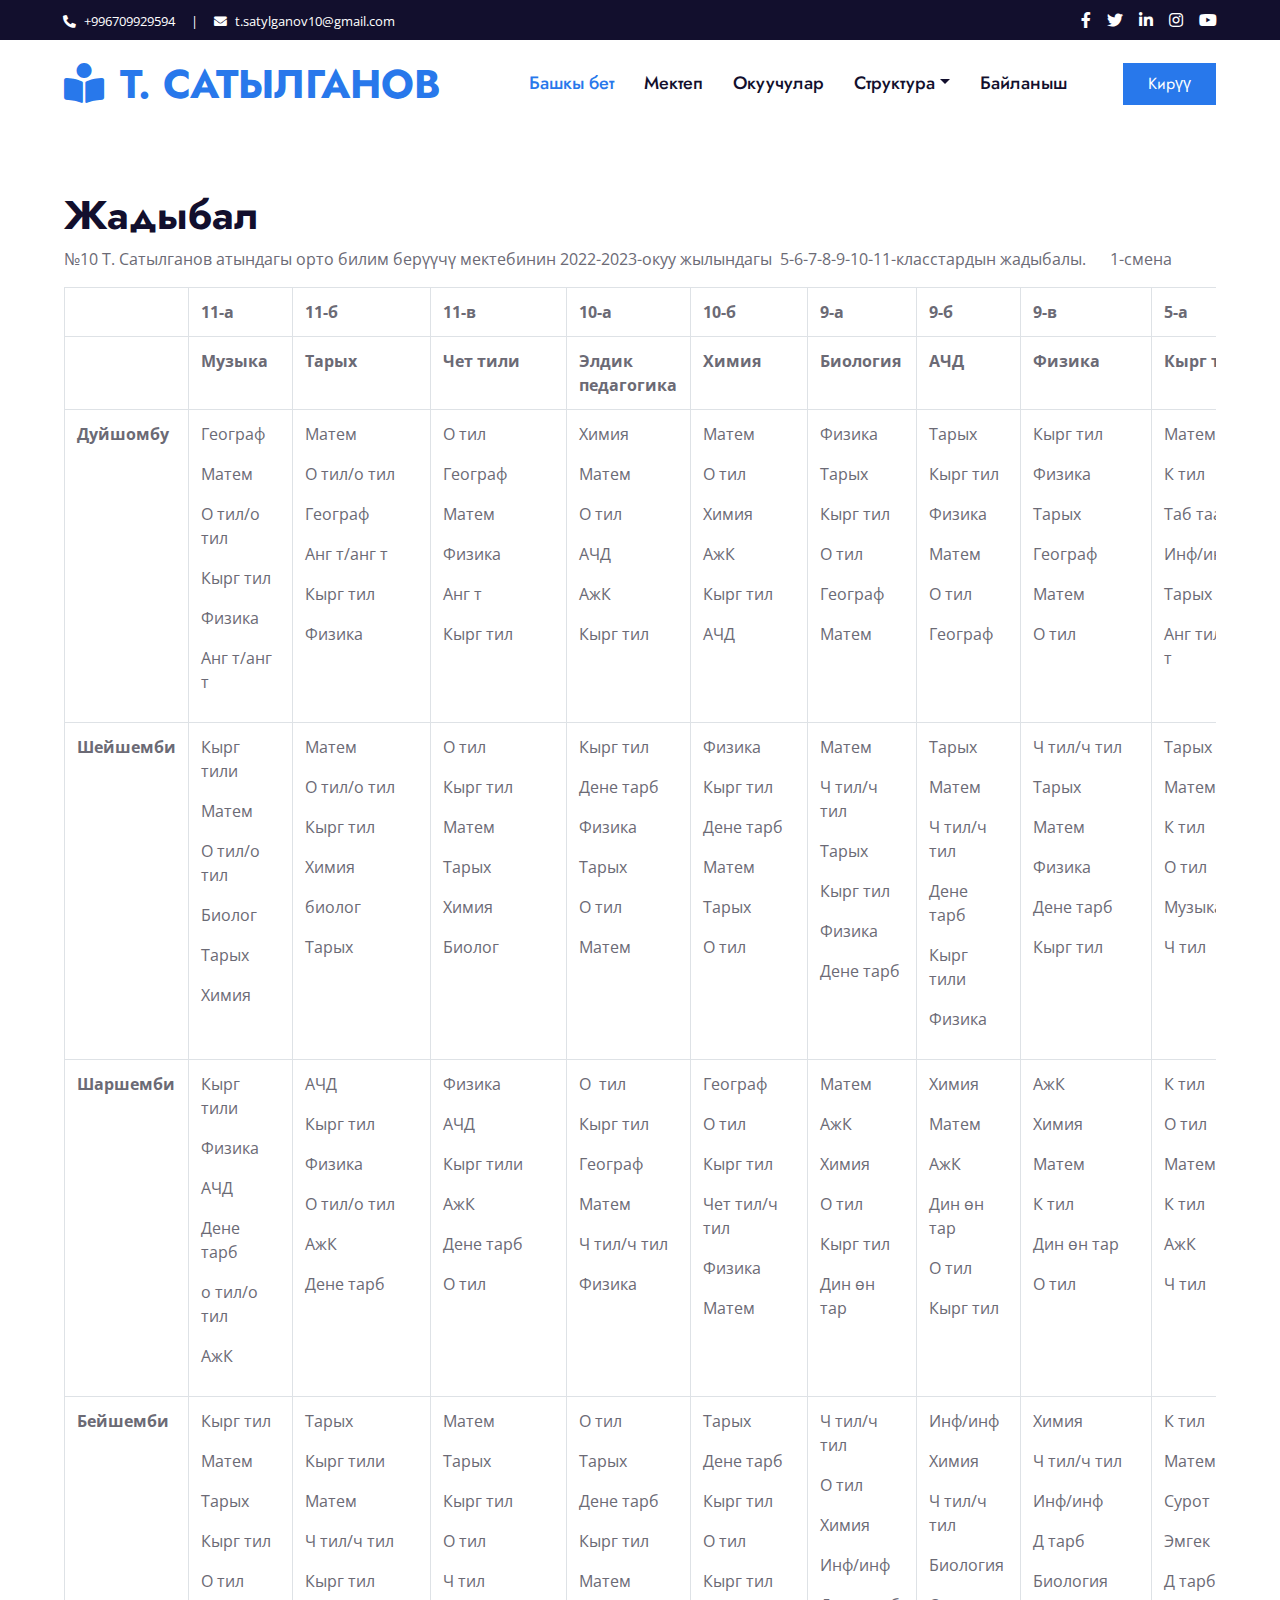
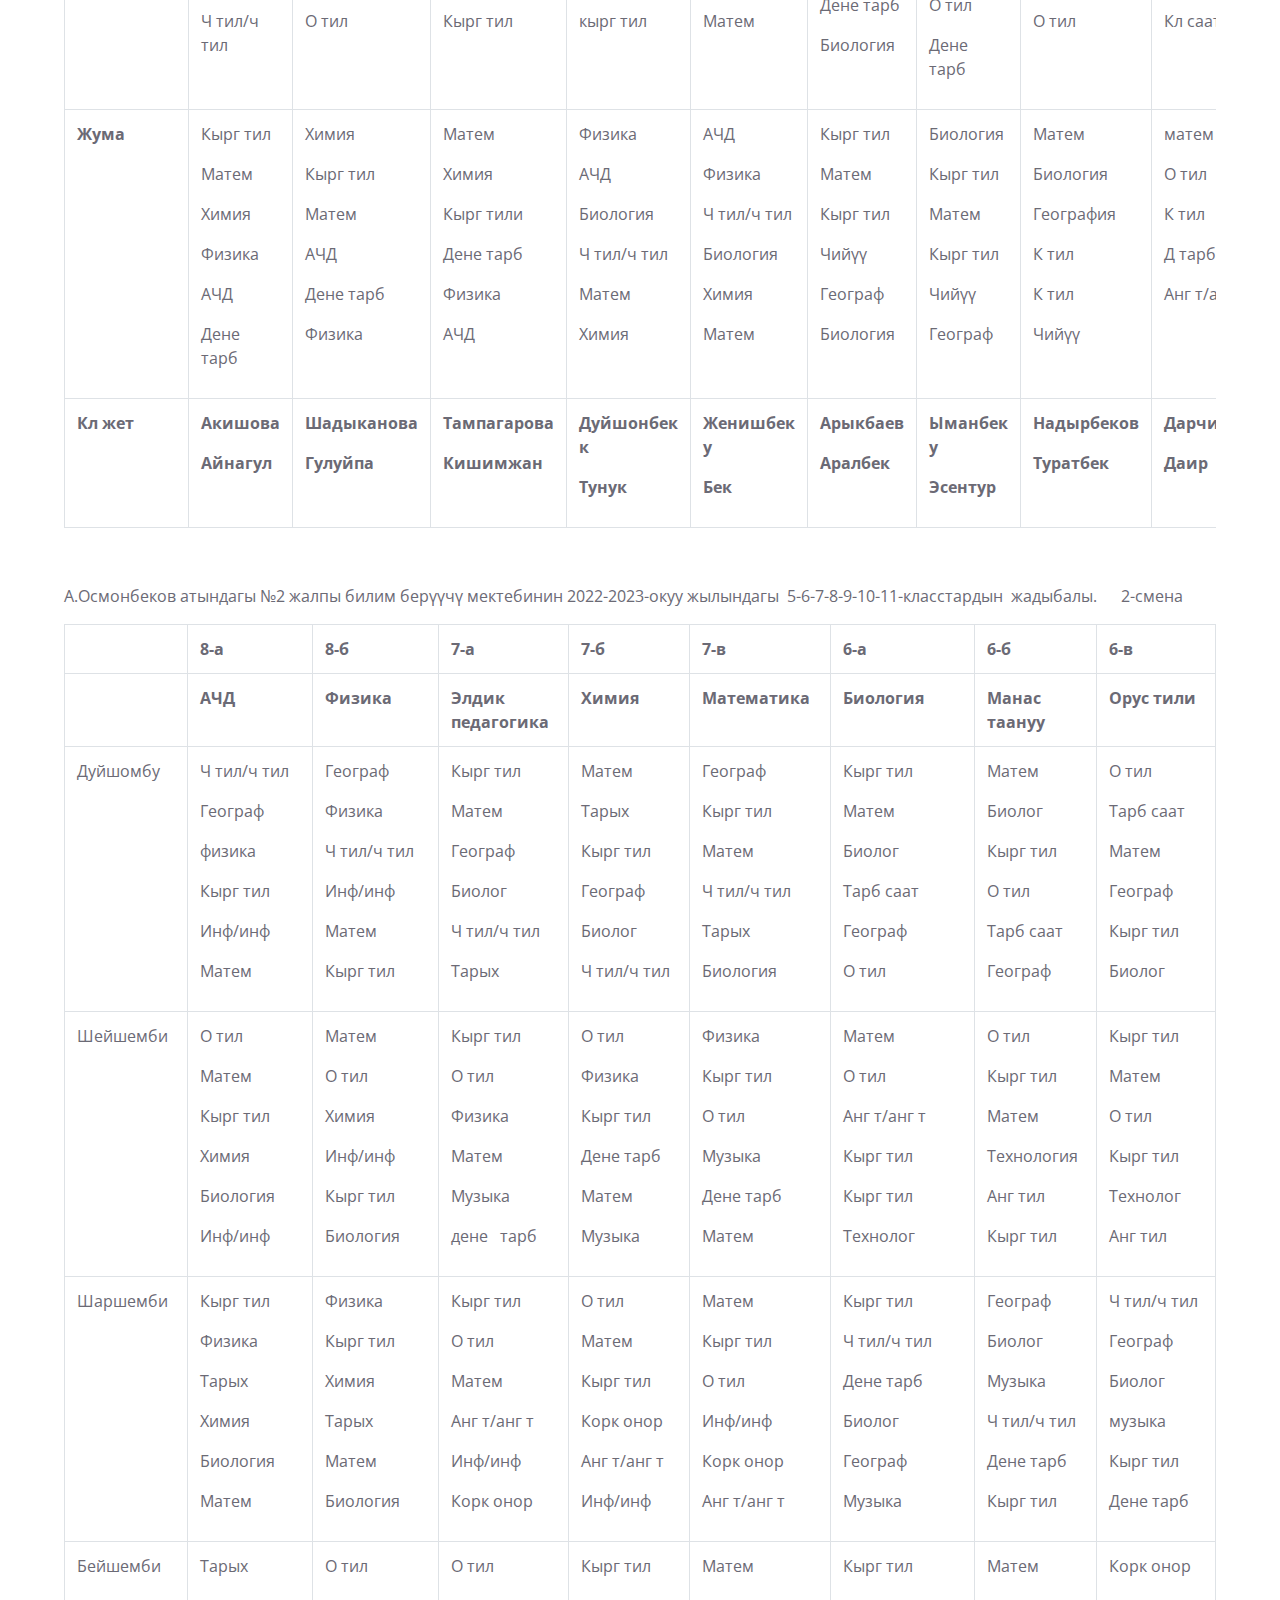
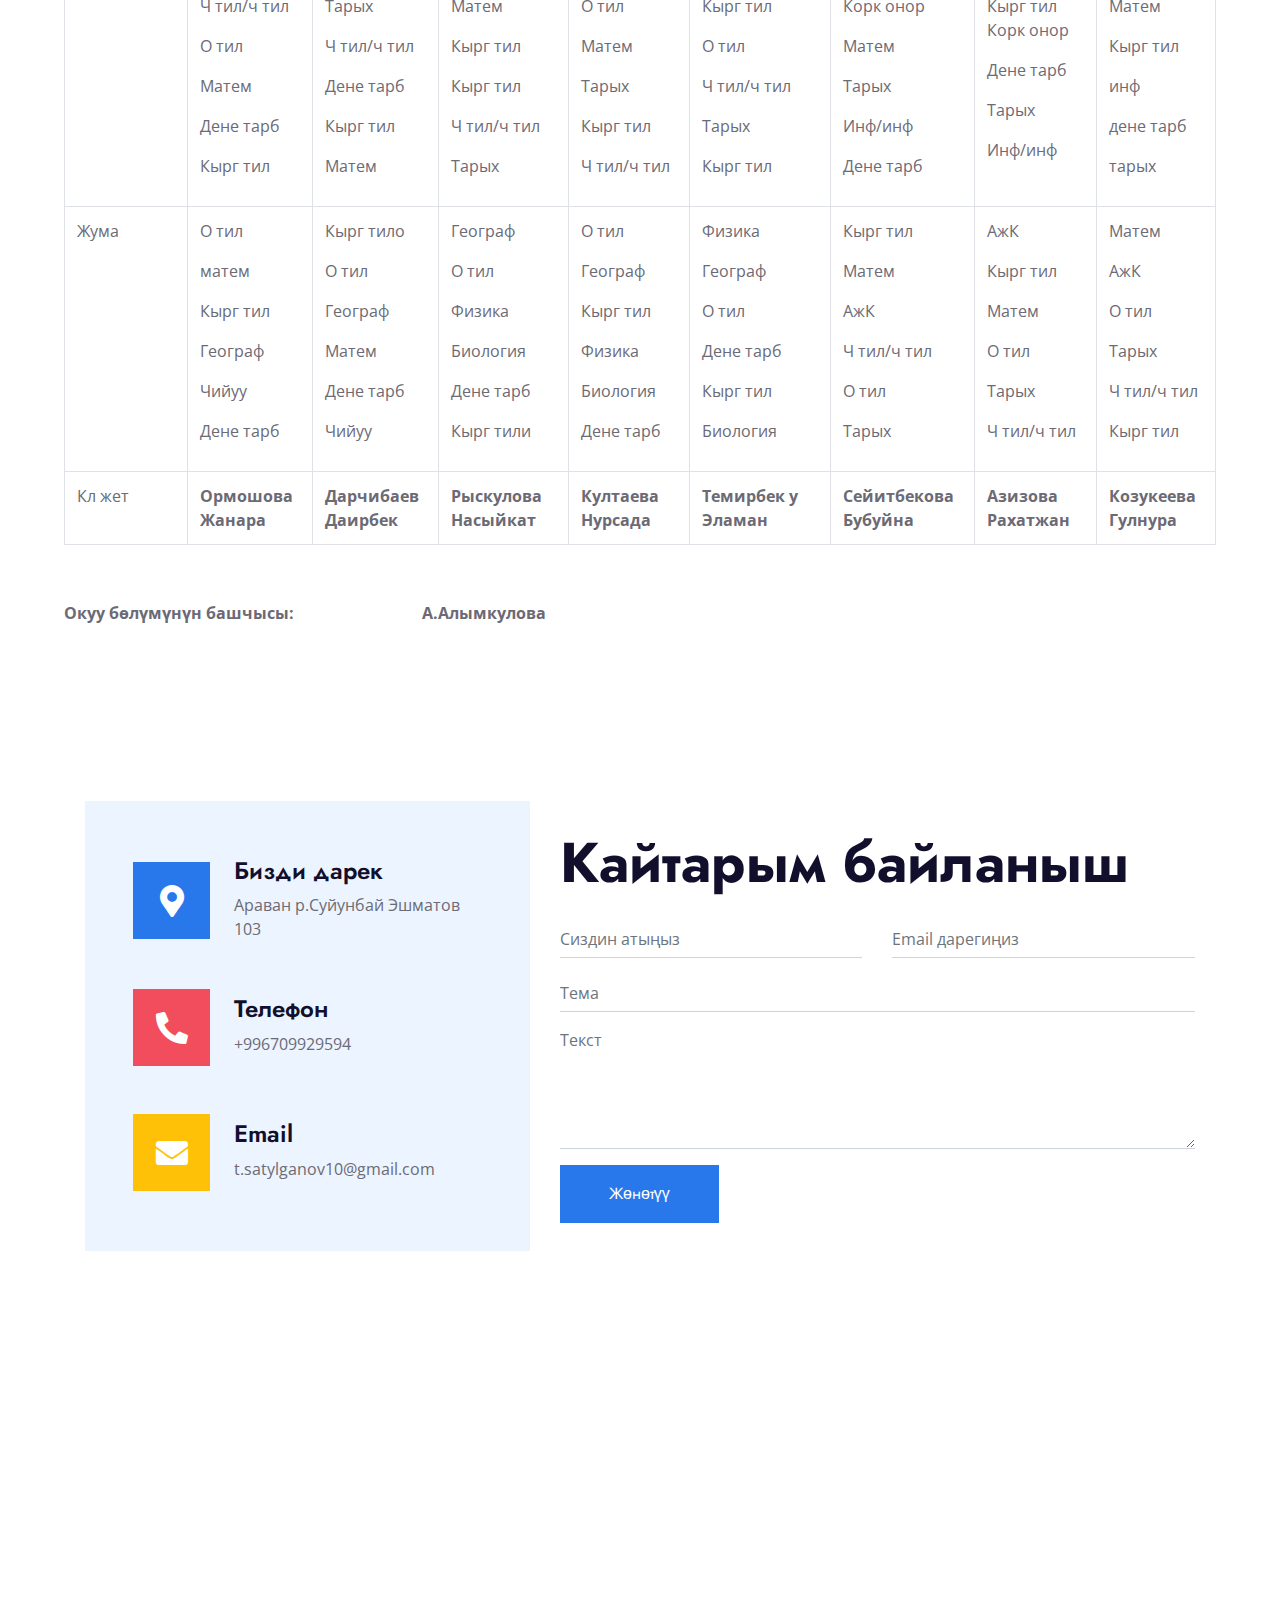
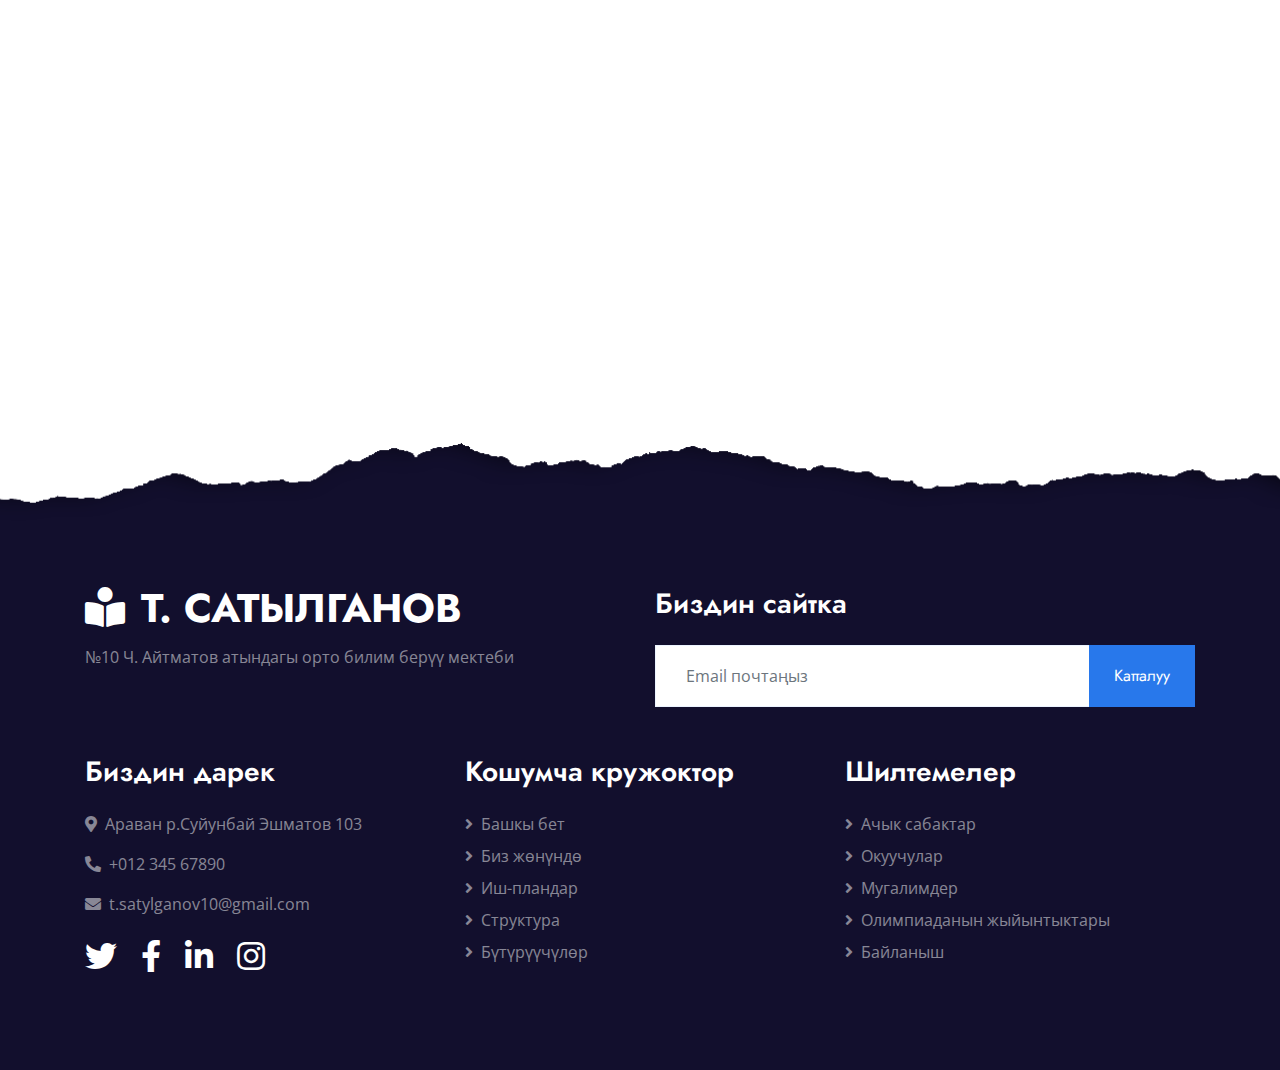
<file: Jadybal.html>
<!DOCTYPE html>
<html lang="en">
  <head>
    <meta charset="utf-8" />
    <title>Жадыбал</title>
    <meta content="width=device-width, initial-scale=1.0" name="viewport" />
    <meta content="Free HTML Templates" name="keywords" />
    <meta content="Free HTML Templates" name="description" />

    <link href="img/favicon.ico" rel="icon" />

    <link rel="preconnect" href="https://fonts.gstatic.com" />
    <link
      href="https://fonts.googleapis.com/css2?family=Jost:wght@500;600;700&family=Open+Sans:wght@400;600&display=swap"
      rel="stylesheet"
    />

    <link
      href="https://cdnjs.cloudflare.com/ajax/libs/font-awesome/5.10.0/css/all.min.css"
      rel="stylesheet"
    />

    <link href="lib/owlcarousel/assets/owl.carousel.min.css" rel="stylesheet" />

    <link href="css/style.css" rel="stylesheet" />
  </head>

  <body>
    <!-- Topbar Start -->
    <div class="container-fluid bg-dark">
      <div class="row py-2 px-lg-5">
        <div class="col-lg-6 text-center text-lg-left mb-2 mb-lg-0">
          <div class="d-inline-flex align-items-center text-white">
            <small><i class="fa fa-phone-alt mr-2"></i>+996709929594</small>
            <small class="px-3">|</small>
            <small
              ><i class="fa fa-envelope mr-2"></i>t.satylganov10@gmail.com</small
            >
          </div>
        </div>
        <div class="col-lg-6 text-center text-lg-right">
          <div class="d-inline-flex align-items-center">
            <a class="text-white px-2" href="">
              <i class="fab fa-facebook-f"></i>
            </a>
            <a class="text-white px-2" href="">
              <i class="fab fa-twitter"></i>
            </a>
            <a class="text-white px-2" href="">
              <i class="fab fa-linkedin-in"></i>
            </a>
            <a class="text-white px-2" href="">
              <i class="fab fa-instagram"></i>
            </a>
            <a class="text-white pl-2" href="">
              <i class="fab fa-youtube"></i>
            </a>
          </div>
        </div>
      </div>
    </div>
    <!-- Topbar End -->

    <style>
      html {
        scroll-behavior: smooth;
      }
    </style>

    <!-- Navbar Start -->
    <div class="container-fluid p-0">
      <nav
        class="navbar navbar-expand-lg bg-white navbar-light py-3 py-lg-0 px-lg-5"
      >
        <a href="index.html" class="navbar-brand ml-lg-3">
          <h1 class="m-0 text-uppercase text-primary">
            <i class="fa fa-book-reader mr-3"></i>Т. Сатылганов
          </h1>
        </a>
        <button
          type="button"
          class="navbar-toggler"
          data-toggle="collapse"
          data-target="#navbarCollapse"
        >
          <span class="navbar-toggler-icon"></span>
        </button>
        <div
          class="collapse navbar-collapse justify-content-between px-lg-3"
          id="navbarCollapse"
        >
          <div class="navbar-nav mx-auto py-0">
            <a href="index.html" class="nav-item nav-link active">Башкы бет</a>
            <a href="#mektep" class="nav-item nav-link">Мектеп</a>
            <a href="#okuuchu" class="nav-item nav-link">Окуучулар</a>
            <div class="nav-item dropdown">
              <a
                href="#"
                class="nav-link dropdown-toggle"
                data-toggle="dropdown"
                >Структура</a
              >
              <div class="dropdown-menu m-0">
                <a href="Jadybal.html" class="dropdown-item"
                  >Сабактардын жалыбалы</a
                >
                <a href="forma.html" class="dropdown-item">Мектеп формасы</a>
                <a href="usul.html" class="dropdown-item">Усулдук кызмат</a>
                <a href="kyzmat.html" class="dropdown-item"
                  >СОЦИАЛДЫК-ПСИХОЛОГИЯЛЫК КЫЗМАТ</a
                >
                <a href="index.html" class="dropdown-item"
                  >Окуу-тарбиялык иштер</a
                >
                <!-- <a href="testimonial.html" class="dropdown-item">Testimonial</a> -->
              </div>
            </div>
            <a href="#bailanysh" class="nav-item nav-link">Байланыш</a>
          </div>
          <a href="" class="btn btn-primary py-2 px-4 d-none d-lg-block"
            >Кирүү</a
          >
        </div>
      </nav>
    </div>
    <!-- Navbar End -->

    <!-- Header Start -->
    <section id="schedule" class="schedule_page text_page section">
      <div style="padding: 5%" class="">
        <h1 class="section_title">Жадыбал</h1>
        <div class="text">
          <p>
            №10 Т. Сатылганов атындагы орто билим берүүчү мектебинин 2022-2023-окуу
            жылындагы&nbsp; 5-6-7-8-9-10-11-класстардын
            жадыбалы.&nbsp;&nbsp;&nbsp;&nbsp;&nbsp; 1-смена
          </p>
          <div class="table-responsive">
            <table width="904" class="table table-bordered" border="0">
              <tbody>
                <tr>
                  <td width="32">&nbsp;</td>
                  <td width="75"><strong>11-а</strong></td>
                  <td width="79"><strong>11-б</strong></td>
                  <td width="77"><strong>11-в</strong></td>
                  <td width="80"><strong>10-а</strong></td>
                  <td width="79"><strong>10-б</strong></td>
                  <td width="83"><strong>9-а</strong></td>
                  <td width="74"><strong>9-б</strong></td>
                  <td width="79"><strong>9-в</strong></td>
                  <td width="80"><strong>5-а</strong></td>
                  <td width="82"><strong>5-б</strong></td>
                  <td width="85"><strong>5-в</strong></td>
                </tr>
                <tr>
                  <td width="32">&nbsp;</td>
                  <td width="75"><strong>Музыка </strong></td>
                  <td width="79"><strong>Тарых </strong></td>
                  <td width="77"><strong>Чет тили </strong></td>
                  <td width="80"><strong>Элдик педагогика </strong></td>
                  <td width="79"><strong>Химия </strong></td>
                  <td width="83"><strong>Биология </strong></td>
                  <td width="74"><strong>АЧД</strong></td>
                  <td width="79"><strong>Физика </strong></td>
                  <td width="80"><strong>Кырг тили </strong></td>
                  <td width="82"><strong>Математика </strong></td>
                  <td width="85"><strong>Орус тили</strong></td>
                </tr>
                <tr>
                  <td width="32"><strong>Дуйшомбу </strong></td>
                  <td width="75">
                    Географ
                    <p></p>
                    <p>Матем</p>
                    <p>О тил/о тил</p>
                    <p>Кырг тил</p>
                    <p>Физика</p>
                    <p>Анг т/анг т</p>
                  </td>
                  <td width="79">
                    Матем
                    <p></p>
                    <p>О тил/о тил</p>
                    <p>Географ</p>
                    <p>Анг т/анг т</p>
                    <p>Кырг тил</p>
                    <p>Физика</p>
                  </td>
                  <td width="77">
                    О тил
                    <p></p>
                    <p>Географ</p>
                    <p>Матем</p>
                    <p>Физика</p>
                    <p>Анг т</p>
                    <p>Кырг тил</p>
                  </td>
                  <td width="80">
                    Химия
                    <p></p>
                    <p>Матем</p>
                    <p>О тил</p>
                    <p>АЧД</p>
                    <p>АжК</p>
                    <p>Кырг тил</p>
                  </td>
                  <td width="79">
                    Матем
                    <p></p>
                    <p>О тил</p>
                    <p>Химия</p>
                    <p>АжК</p>
                    <p>Кырг тил</p>
                    <p>АЧД</p>
                  </td>
                  <td width="83">
                    Физика
                    <p></p>
                    <p>Тарых</p>
                    <p>Кырг тил</p>
                    <p>О тил</p>
                    <p>Географ</p>
                    <p>Матем</p>
                  </td>
                  <td width="74">
                    Тарых
                    <p></p>
                    <p>Кырг тил</p>
                    <p>Физика</p>
                    <p>Матем</p>
                    <p>О тил</p>
                    <p>Географ</p>
                  </td>
                  <td width="79">
                    Кырг тил
                    <p></p>
                    <p>Физика</p>
                    <p>Тарых</p>
                    <p>Географ</p>
                    <p>Матем</p>
                    <p>О тил</p>
                  </td>
                  <td width="80">
                    Матем
                    <p></p>
                    <p>К тил</p>
                    <p>Таб таан</p>
                    <p>Инф/инф</p>
                    <p>Тарых</p>
                    <p>Анг тил/анг т</p>
                  </td>
                  <td width="82">
                    К тил
                    <p></p>
                    <p>Таб таан</p>
                    <p>Матем</p>
                    <p>Анг тил</p>
                    <p>Инф/инф</p>
                    <p>Тарых</p>
                  </td>
                  <td width="85">
                    Таб таан
                    <p></p>
                    <p>Матем</p>
                    <p>К тил</p>
                    <p>Тарых</p>
                    <p>Анг тил/анг т</p>
                    <p>Инф/инф</p>
                  </td>
                </tr>
                <tr>
                  <td width="32"><strong>Шейшемби </strong></td>
                  <td width="75">
                    Кырг тили
                    <p></p>
                    <p>Матем</p>
                    <p>О тил/о тил</p>
                    <p>Биолог</p>
                    <p>Тарых</p>
                    <p>Химия</p>
                  </td>
                  <td width="79">
                    Матем
                    <p></p>
                    <p>О тил/о тил</p>
                    <p>Кырг тил</p>
                    <p>Химия</p>
                    <p>биолог</p>
                    <p>Тарых</p>
                  </td>
                  <td width="77">
                    О тил
                    <p></p>
                    <p>Кырг тил</p>
                    <p>Матем</p>
                    <p>Тарых</p>
                    <p>Химия</p>
                    <p>Биолог</p>
                  </td>
                  <td width="80">
                    Кырг тил
                    <p></p>
                    <p>Дене тарб</p>
                    <p>Физика</p>
                    <p>Тарых</p>
                    <p>О тил</p>
                    <p>Матем</p>
                  </td>
                  <td width="79">
                    Физика
                    <p></p>
                    <p>Кырг тил</p>
                    <p>Дене тарб</p>
                    <p>Матем</p>
                    <p>Тарых</p>
                    <p>О тил</p>
                  </td>
                  <td width="83">
                    Матем
                    <p></p>
                    <p>Ч тил/ч тил</p>
                    <p>Тарых</p>
                    <p>Кырг тил</p>
                    <p>Физика</p>
                    <p>Дене тарб</p>
                  </td>
                  <td width="74">
                    Тарых
                    <p></p>
                    <p>Матем</p>
                    <p>Ч тил/ч тил</p>
                    <p>Дене тарб</p>
                    <p>Кырг тили</p>
                    <p>Физика</p>
                  </td>
                  <td width="79">
                    Ч тил/ч тил
                    <p></p>
                    <p>Тарых</p>
                    <p>Матем</p>
                    <p>Физика</p>
                    <p>Дене тарб</p>
                    <p>Кырг тил</p>
                  </td>
                  <td width="80">
                    Тарых
                    <p></p>
                    <p>Матем</p>
                    <p>К тил</p>
                    <p>О тил</p>
                    <p>Музыка</p>
                    <p>Ч тил</p>
                  </td>
                  <td width="82">
                    Матем
                    <p></p>
                    <p>К тил</p>
                    <p>Тарых</p>
                    <p>Музыка</p>
                    <p>Ч тил</p>
                    <p>О тил</p>
                  </td>
                  <td width="85">
                    К тил
                    <p></p>
                    <p>Тарых</p>
                    <p>Матем</p>
                    <p>Ч тил</p>
                    <p>О тил</p>
                    <p>музыка</p>
                  </td>
                </tr>
                <tr>
                  <td width="32"><strong>Шаршемби </strong></td>
                  <td width="75">
                    Кырг тили
                    <p></p>
                    <p>Физика</p>
                    <p>АЧД</p>
                    <p>Дене тарб</p>
                    <p>о тил/о тил</p>
                    <p>АжК</p>
                  </td>
                  <td width="79">
                    АЧД
                    <p></p>
                    <p>Кырг тил</p>
                    <p>Физика</p>
                    <p>О тил/о тил</p>
                    <p>АжК</p>
                    <p>Дене тарб</p>
                  </td>
                  <td width="77">
                    Физика
                    <p></p>
                    <p>АЧД</p>
                    <p>Кырг тили</p>
                    <p>АжК</p>
                    <p>Дене тарб</p>
                    <p>О тил</p>
                  </td>
                  <td width="80">
                    О&nbsp; тил
                    <p></p>
                    <p>Кырг тил</p>
                    <p>Географ</p>
                    <p>Матем</p>
                    <p>Ч тил/ч тил</p>
                    <p>Физика</p>
                  </td>
                  <td width="79">
                    Географ
                    <p></p>
                    <p>О тил</p>
                    <p>Кырг тил</p>
                    <p>Чет тил/ч тил</p>
                    <p>Физика</p>
                    <p>Матем</p>
                  </td>
                  <td width="83">
                    Матем
                    <p></p>
                    <p>АжК</p>
                    <p>Химия</p>
                    <p>О тил</p>
                    <p>Кырг тил</p>
                    <p>Дин өн тар</p>
                  </td>
                  <td width="74">
                    Химия
                    <p></p>
                    <p>Матем</p>
                    <p>АжК</p>
                    <p>Дин өн тар</p>
                    <p>О тил</p>
                    <p>Кырг тил</p>
                  </td>
                  <td width="79">
                    АжК
                    <p></p>
                    <p>Химия</p>
                    <p>Матем</p>
                    <p>К тил</p>
                    <p>Дин өн тар</p>
                    <p>О тил</p>
                  </td>
                  <td width="80">
                    К тил
                    <p></p>
                    <p>О тил</p>
                    <p>Матем</p>
                    <p>К тил</p>
                    <p>АжК</p>
                    <p>Ч тил</p>
                  </td>
                  <td width="82">
                    Матем
                    <p></p>
                    <p>К тил</p>
                    <p>О тил</p>
                    <p>Ч тил</p>
                    <p>К тил</p>
                    <p>АжК</p>
                  </td>
                  <td width="85">
                    О тил
                    <p></p>
                    <p>Матем</p>
                    <p>К тил</p>
                    <p>АжК</p>
                    <p>Ч тил</p>
                    <p>К тил</p>
                  </td>
                </tr>
                <tr>
                  <td width="32"><strong>Бейшемби </strong></td>
                  <td width="75">
                    Кырг тил
                    <p></p>
                    <p>Матем</p>
                    <p>Тарых</p>
                    <p>Кырг тил</p>
                    <p>О тил</p>
                    <p>Ч тил/ч тил</p>
                  </td>
                  <td width="79">
                    Тарых
                    <p></p>
                    <p>Кырг тили</p>
                    <p>Матем</p>
                    <p>Ч тил/ч тил</p>
                    <p>Кырг тил</p>
                    <p>О тил</p>
                  </td>
                  <td width="77">
                    Матем
                    <p></p>
                    <p>Тарых</p>
                    <p>Кырг тил</p>
                    <p>О тил</p>
                    <p>Ч тил</p>
                    <p>Кырг тил</p>
                  </td>
                  <td width="80">
                    О тил
                    <p></p>
                    <p>Тарых</p>
                    <p>Дене тарб</p>
                    <p>Кырг тил</p>
                    <p>Матем</p>
                    <p>кырг тил</p>
                  </td>
                  <td width="79">
                    Тарых
                    <p></p>
                    <p>Дене тарб</p>
                    <p>Кырг тил</p>
                    <p>О тил</p>
                    <p>Кырг тил</p>
                    <p>Матем</p>
                  </td>
                  <td width="83">
                    Ч тил/ч тил
                    <p></p>
                    <p>О тил</p>
                    <p>Химия</p>
                    <p>Инф/инф</p>
                    <p>Дене тарб</p>
                    <p>Биология</p>
                  </td>
                  <td width="74">
                    Инф/инф
                    <p></p>
                    <p>Химия</p>
                    <p>Ч тил/ч тил</p>
                    <p>Биология</p>
                    <p>О тил</p>
                    <p>Дене тарб</p>
                  </td>
                  <td width="79">
                    Химия
                    <p></p>
                    <p>Ч тил/ч тил</p>
                    <p>Инф/инф</p>
                    <p>Д тарб</p>
                    <p>Биология</p>
                    <p>О тил</p>
                    <p>&nbsp;</p>
                  </td>
                  <td width="80">
                    К тил
                    <p></p>
                    <p>Матем</p>
                    <p>Сурот</p>
                    <p>Эмгек</p>
                    <p>Д тарбия</p>
                    <p>Кл саат</p>
                  </td>
                  <td width="82">
                    Сурот
                    <p></p>
                    <p>К тил</p>
                    <p>Матем</p>
                    <p>Кл саат</p>
                    <p>Эмгек</p>
                    <p>Д тарб</p>
                  </td>
                  <td width="85">
                    Матем
                    <p></p>
                    <p>Сурот</p>
                    <p>К тил</p>
                    <p>Д тарб</p>
                    <p>Кл саат</p>
                    <p>&nbsp;</p>
                  </td>
                </tr>
                <tr>
                  <td width="32"><strong>Жума </strong></td>
                  <td width="75">
                    Кырг тил
                    <p></p>
                    <p>Матем</p>
                    <p>Химия</p>
                    <p>Физика</p>
                    <p>АЧД</p>
                    <p>Дене тарб</p>
                  </td>
                  <td width="79">
                    Химия
                    <p></p>
                    <p>Кырг тил</p>
                    <p>Матем</p>
                    <p>АЧД</p>
                    <p>Дене тарб</p>
                    <p>Физика</p>
                  </td>
                  <td width="77">
                    Матем
                    <p></p>
                    <p>Химия</p>
                    <p>Кырг тили</p>
                    <p>Дене тарб</p>
                    <p>Физика</p>
                    <p>АЧД</p>
                  </td>
                  <td width="80">
                    Физика
                    <p></p>
                    <p>АЧД</p>
                    <p>Биология</p>
                    <p>Ч тил/ч тил</p>
                    <p>Матем</p>
                    <p>Химия</p>
                  </td>
                  <td width="79">
                    АЧД
                    <p></p>
                    <p>Физика</p>
                    <p>Ч тил/ч тил</p>
                    <p>Биология</p>
                    <p>Химия</p>
                    <p>Матем</p>
                  </td>
                  <td width="83">
                    Кырг тил
                    <p></p>
                    <p>Матем</p>
                    <p>Кырг тил</p>
                    <p>Чийүү</p>
                    <p>Географ</p>
                    <p>Биология</p>
                  </td>
                  <td width="74">
                    Биология
                    <p></p>
                    <p>Кырг тил</p>
                    <p>Матем</p>
                    <p>Кырг тил</p>
                    <p>Чийүү</p>
                    <p>Географ</p>
                  </td>
                  <td width="79">
                    Матем
                    <p></p>
                    <p>Биология</p>
                    <p>География</p>
                    <p>К тил</p>
                    <p>К тил</p>
                    <p>Чийүү</p>
                  </td>
                  <td width="80">
                    матем
                    <p></p>
                    <p>О тил</p>
                    <p>К тил</p>
                    <p>Д тарбия</p>
                    <p>Анг т/анг т</p>
                  </td>
                  <td width="82">
                    К тил
                    <p></p>
                    <p>Матем</p>
                    <p>О тил</p>
                    <p>Анг тил</p>
                    <p>Д тарб</p>
                  </td>
                  <td width="85">
                    О тил
                    <p></p>
                    <p>К тил</p>
                    <p>Д тарб</p>
                    <p>Матем</p>
                    <p>Эмгек</p>
                    <p>Анг тил</p>
                  </td>
                </tr>
                <tr>
                  <td width="32"><strong>Кл жет</strong></td>
                  <td width="75">
                    <strong>Акишова</strong>
                    <p></p>
                    <p><strong>Айнагул</strong></p>
                  </td>
                  <td width="79">
                    <strong>Шадыканова</strong>
                    <p></p>
                    <p><strong>Гулуйпа</strong></p>
                  </td>
                  <td width="77">
                    <strong>Тампагарова</strong>
                    <p></p>
                    <p><strong>Кишимжан</strong></p>
                  </td>
                  <td width="80">
                    <strong>Дуйшонбек к</strong>
                    <p></p>
                    <p><strong>Тунук</strong></p>
                  </td>
                  <td width="79">
                    <strong>Женишбек у</strong>
                    <p></p>
                    <p><strong>Бек</strong></p>
                  </td>
                  <td width="83">
                    <strong>Арыкбаев</strong>
                    <p></p>
                    <p><strong>Аралбек</strong></p>
                  </td>
                  <td width="74">
                    <strong>Ыманбек у</strong>
                    <p></p>
                    <p><strong>Эсентур</strong></p>
                  </td>
                  <td width="79">
                    <strong>Надырбеков</strong>
                    <p></p>
                    <p><strong>Туратбек</strong></p>
                  </td>
                  <td width="80">
                    <strong>Дарчибаев</strong>
                    <p></p>
                    <p><strong>Даир</strong></p>
                  </td>
                  <td width="82">
                    <strong>Нурланбек к</strong>
                    <p></p>
                    <p><strong>Феруза</strong></p>
                  </td>
                  <td width="85">
                    <strong>Картаева</strong>
                    <p></p>
                    <p><strong>Асылгул</strong></p>
                  </td>
                </tr>
              </tbody>
            </table>
          </div>
          <p>&nbsp;</p>
          <p>
            А.Осмонбеков атындагы №2 жалпы билим берүүчү мектебинин
            2022-2023-окуу жылындагы&nbsp; 5-6-7-8-9-10-11-класстардын&nbsp;
            жадыбалы.&nbsp;&nbsp;&nbsp;&nbsp;&nbsp; 2-смена
          </p>
          <div class="table-responsive">
            <table width="904" class="table table-bordered" border="0">
              <tbody>
                <tr>
                  <td width="33"><strong>&nbsp;</strong></td>
                  <td width="112"><strong>8-а</strong></td>
                  <td width="99"><strong>8-б</strong></td>
                  <td width="104"><strong>7-а</strong></td>
                  <td width="114"><strong>7-б</strong></td>
                  <td width="123"><strong>7-в</strong></td>
                  <td width="111"><strong>6-а</strong></td>
                  <td width="105"><strong>6-б</strong></td>
                  <td width="102"><strong>6-в</strong></td>
                </tr>
                <tr>
                  <td width="33"><strong>&nbsp;</strong></td>
                  <td width="112"><strong>АЧД</strong></td>
                  <td width="99"><strong>Физика </strong></td>
                  <td width="104"><strong>Элдик педагогика </strong></td>
                  <td width="114"><strong>Химия </strong></td>
                  <td width="123"><strong>Математика </strong></td>
                  <td width="111"><strong>Биология </strong></td>
                  <td width="105"><strong>Манас таануу </strong></td>
                  <td width="102"><strong>Орус тили </strong></td>
                </tr>
                <tr>
                  <td width="33">Дуйшомбу</td>
                  <td width="112">
                    Ч тил/ч тил
                    <p></p>
                    <p>Географ</p>
                    <p>физика</p>
                    <p>Кырг тил</p>
                    <p>Инф/инф</p>
                    <p>Матем</p>
                  </td>
                  <td width="99">
                    Географ
                    <p></p>
                    <p>Физика</p>
                    <p>Ч тил/ч тил</p>
                    <p>Инф/инф</p>
                    <p>Матем</p>
                    <p>Кырг тил</p>
                  </td>
                  <td width="104">
                    Кырг тил
                    <p></p>
                    <p>Матем</p>
                    <p>Географ</p>
                    <p>Биолог</p>
                    <p>Ч тил/ч тил</p>
                    <p>Тарых</p>
                  </td>
                  <td width="114">
                    Матем
                    <p></p>
                    <p>Тарых</p>
                    <p>Кырг тил</p>
                    <p>Географ</p>
                    <p>Биолог</p>
                    <p>Ч тил/ч тил</p>
                  </td>
                  <td width="123">
                    Географ
                    <p></p>
                    <p>Кырг тил</p>
                    <p>Матем</p>
                    <p>Ч тил/ч тил</p>
                    <p>Тарых</p>
                    <p>Биология</p>
                  </td>
                  <td width="111">
                    Кырг тил
                    <p></p>
                    <p>Матем</p>
                    <p>Биолог</p>
                    <p>Тарб саат</p>
                    <p>Географ</p>
                    <p>О тил</p>
                  </td>
                  <td width="105">
                    Матем
                    <p></p>
                    <p>Биолог</p>
                    <p>Кырг тил</p>
                    <p>О тил</p>
                    <p>Тарб саат</p>
                    <p>Географ</p>
                  </td>
                  <td width="102">
                    О тил
                    <p></p>
                    <p>Тарб саат</p>
                    <p>Матем</p>
                    <p>Географ</p>
                    <p>Кырг тил</p>
                    <p>Биолог</p>
                  </td>
                </tr>
                <tr>
                  <td width="33">Шейшемби</td>
                  <td width="112">
                    О тил
                    <p></p>
                    <p>Матем</p>
                    <p>Кырг тил</p>
                    <p>Химия</p>
                    <p>Биология</p>
                    <p>Инф/инф</p>
                  </td>
                  <td width="99">
                    Матем
                    <p></p>
                    <p>О тил</p>
                    <p>Химия</p>
                    <p>Инф/инф</p>
                    <p>Кырг тил</p>
                    <p>Биология</p>
                  </td>
                  <td width="104">
                    Кырг тил
                    <p></p>
                    <p>О тил</p>
                    <p>Физика</p>
                    <p>Матем</p>
                    <p>Музыка</p>
                    <p>дене&nbsp;&nbsp; тарб</p>
                  </td>
                  <td width="114">
                    О тил
                    <p></p>
                    <p>Физика</p>
                    <p>Кырг тил</p>
                    <p>Дене тарб</p>
                    <p>Матем</p>
                    <p>Музыка</p>
                  </td>
                  <td width="123">
                    Физика
                    <p></p>
                    <p>Кырг тил</p>
                    <p>О тил</p>
                    <p>Музыка</p>
                    <p>Дене тарб</p>
                    <p>Матем</p>
                  </td>
                  <td width="111">
                    Матем
                    <p></p>
                    <p>О тил</p>
                    <p>Анг т/анг т</p>
                    <p>Кырг тил</p>
                    <p>Кырг тил</p>
                    <p>Технолог</p>
                  </td>
                  <td width="105">
                    О тил
                    <p></p>
                    <p>Кырг тил</p>
                    <p>Матем</p>
                    <p>Технология</p>
                    <p>Анг тил</p>
                    <p>Кырг тил</p>
                  </td>
                  <td width="102">
                    Кырг тил
                    <p></p>
                    <p>Матем</p>
                    <p>О тил</p>
                    <p>Кырг тил</p>
                    <p>Технолог</p>
                    <p>Анг тил</p>
                  </td>
                </tr>
                <tr>
                  <td width="33">Шаршемби</td>
                  <td width="112">
                    Кырг тил
                    <p></p>
                    <p>Физика</p>
                    <p>Тарых</p>
                    <p>Химия</p>
                    <p>Биология</p>
                    <p>Матем</p>
                  </td>
                  <td width="99">
                    Физика
                    <p></p>
                    <p>Кырг тил</p>
                    <p>Химия</p>
                    <p>Тарых</p>
                    <p>Матем</p>
                    <p>Биология</p>
                  </td>
                  <td width="104">
                    Кырг тил
                    <p></p>
                    <p>О тил</p>
                    <p>Матем</p>
                    <p>Анг т/анг т</p>
                    <p>Инф/инф</p>
                    <p>Корк онор</p>
                  </td>
                  <td width="114">
                    О тил
                    <p></p>
                    <p>Матем</p>
                    <p>Кырг тил</p>
                    <p>Корк онор</p>
                    <p>Анг т/анг т</p>
                    <p>Инф/инф</p>
                  </td>
                  <td width="123">
                    Матем
                    <p></p>
                    <p>Кырг тил</p>
                    <p>О тил</p>
                    <p>Инф/инф</p>
                    <p>Корк онор</p>
                    <p>Анг т/анг т</p>
                  </td>
                  <td width="111">
                    Кырг тил
                    <p></p>
                    <p>Ч тил/ч тил</p>
                    <p>Дене тарб</p>
                    <p>Биолог</p>
                    <p>Географ</p>
                    <p>Музыка</p>
                  </td>
                  <td width="105">
                    Географ
                    <p></p>
                    <p>Биолог</p>
                    <p>Музыка</p>
                    <p>Ч тил/ч тил</p>
                    <p>Дене тарб</p>
                    <p>Кырг тил</p>
                  </td>
                  <td width="102">
                    Ч тил/ч тил
                    <p></p>
                    <p>Географ</p>
                    <p>Биолог</p>
                    <p>музыка</p>
                    <p>Кырг тил</p>
                    <p>Дене тарб</p>
                  </td>
                </tr>
                <tr>
                  <td width="33">Бейшемби</td>
                  <td width="112">
                    Тарых
                    <p></p>
                    <p>Ч тил/ч тил</p>
                    <p>О тил</p>
                    <p>Матем</p>
                    <p>Дене тарб</p>
                    <p>Кырг тил</p>
                  </td>
                  <td width="99">
                    О тил
                    <p></p>
                    <p>Тарых</p>
                    <p>Ч тил/ч тил</p>
                    <p>Дене тарб</p>
                    <p>Кырг тил</p>
                    <p>Матем</p>
                  </td>
                  <td width="104">
                    О тил
                    <p></p>
                    <p>Матем</p>
                    <p>Кырг тил</p>
                    <p>Кырг тил</p>
                    <p>Ч тил/ч тил</p>
                    <p>Тарых</p>
                  </td>
                  <td width="114">
                    Кырг тил
                    <p></p>
                    <p>О тил</p>
                    <p>Матем</p>
                    <p>Тарых</p>
                    <p>Кырг тил</p>
                    <p>Ч тил/ч тил</p>
                  </td>
                  <td width="123">
                    Матем
                    <p></p>
                    <p>Кырг тил</p>
                    <p>О тил</p>
                    <p>Ч тил/ч тил</p>
                    <p>Тарых</p>
                    <p>Кырг тил</p>
                  </td>
                  <td width="111">
                    Кырг тил
                    <p></p>
                    <p>Корк онор</p>
                    <p>Матем</p>
                    <p>Тарых</p>
                    <p>Инф/инф</p>
                    <p>Дене тарб</p>
                  </td>
                  <td width="105">
                    Матем
                    <p></p>
                    <p>
                      Кырг тил<br />
                      Корк онор
                    </p>
                    <p>Дене тарб</p>
                    <p>Тарых</p>
                    <p>Инф/инф</p>
                  </td>
                  <td width="102">
                    Корк онор
                    <p></p>
                    <p>Матем</p>
                    <p>Кырг тил</p>
                    <p>инф</p>
                    <p>дене тарб</p>
                    <p>тарых</p>
                  </td>
                </tr>
                <tr>
                  <td width="33">Жума</td>
                  <td width="112">
                    О тил
                    <p></p>
                    <p>матем</p>
                    <p>Кырг тил</p>
                    <p>Географ</p>
                    <p>Чийуу</p>
                    <p>Дене тарб</p>
                  </td>
                  <td width="99">
                    Кырг тило
                    <p></p>
                    <p>О тил</p>
                    <p>Географ</p>
                    <p>Матем</p>
                    <p>Дене тарб</p>
                    <p>Чийуу</p>
                  </td>
                  <td width="104">
                    Географ
                    <p></p>
                    <p>О тил</p>
                    <p>Физика</p>
                    <p>Биология</p>
                    <p>Дене тарб</p>
                    <p>Кырг тили</p>
                  </td>
                  <td width="114">
                    О тил
                    <p></p>
                    <p>Географ</p>
                    <p>Кырг тил</p>
                    <p>Физика</p>
                    <p>Биология</p>
                    <p>Дене тарб</p>
                  </td>
                  <td width="123">
                    Физика
                    <p></p>
                    <p>Географ</p>
                    <p>О тил</p>
                    <p>Дене тарб</p>
                    <p>Кырг тил</p>
                    <p>Биология</p>
                  </td>
                  <td width="111">
                    Кырг тил
                    <p></p>
                    <p>Матем</p>
                    <p>АжК</p>
                    <p>Ч тил/ч тил</p>
                    <p>О тил</p>
                    <p>Тарых</p>
                  </td>
                  <td width="105">
                    АжК
                    <p></p>
                    <p>Кырг тил</p>
                    <p>Матем</p>
                    <p>О тил</p>
                    <p>Тарых</p>
                    <p>Ч тил/ч тил</p>
                  </td>
                  <td width="102">
                    Матем
                    <p></p>
                    <p>АжК</p>
                    <p>О тил</p>
                    <p>Тарых</p>
                    <p>Ч тил/ч тил</p>
                    <p>Кырг тил</p>
                  </td>
                </tr>
                <tr>
                  <td width="33">Кл жет</td>
                  <td width="112"><strong>Ормошова Жанара</strong></td>
                  <td width="99"><strong>Дарчибаев Даирбек</strong></td>
                  <td width="104"><strong>Рыскулова Насыйкат</strong></td>
                  <td width="114"><strong>Култаева Нурсада</strong></td>
                  <td width="123"><strong>Темирбек у&nbsp; Эламан</strong></td>
                  <td width="111"><strong>Сейитбекова Бубуйна</strong></td>
                  <td width="105"><strong>Азизова Рахатжан</strong></td>
                  <td width="102"><strong>Козукеева Гулнура</strong></td>
                </tr>
              </tbody>
            </table>
          </div>
          <p>&nbsp;</p>
          <p>
            <strong
              >Окуу бөлүмүнүн башчысы:
              &nbsp;&nbsp;&nbsp;&nbsp;&nbsp;&nbsp;&nbsp;&nbsp;&nbsp;&nbsp;&nbsp;&nbsp;&nbsp;&nbsp;
              &nbsp;&nbsp;&nbsp;&nbsp;&nbsp;&nbsp;&nbsp;&nbsp;&nbsp;&nbsp;&nbsp;&nbsp;&nbsp;&nbsp;&nbsp;
              А.Алымкулова</strong
            >
          </p>
        </div>
        <div class="list"></div>
      </div>
    </section>

    <!-- Contact Start -->
    <div id="bailanysh" class="container-fluid py-5">
      <div class="container py-5">
        <div class="row align-items-center">
          <div class="col-lg-5 mb-5 mb-lg-0">
            <div
              class="bg-light d-flex flex-column justify-content-center px-5"
              style="height: 450px"
            >
              <div class="d-flex align-items-center mb-5">
                <div class="btn-icon bg-primary mr-4">
                  <i class="fa fa-2x fa-map-marker-alt text-white"></i>
                </div>
                <div class="mt-n1">
                  <h4>Бизди дарек</h4>
                  <p class="m-0">Араван р.Суйунбай Эшматов 103</p>
                </div>
              </div>
              <div class="d-flex align-items-center mb-5">
                <div class="btn-icon bg-secondary mr-4">
                  <i class="fa fa-2x fa-phone-alt text-white"></i>
                </div>
                <div class="mt-n1">
                  <h4>Телефон</h4>
                  <p class="m-0">+996709929594</p>
                </div>
              </div>
              <div class="d-flex align-items-center">
                <div class="btn-icon bg-warning mr-4">
                  <i class="fa fa-2x fa-envelope text-white"></i>
                </div>
                <div class="mt-n1">
                  <h4>Email</h4>
                  <p class="m-0">t.satylganov10@gmail.com</p>
                </div>
              </div>
            </div>
          </div>

          <div class="col-lg-7">
            <div class="section-title position-relative mb-4">
              <h1 class="display-4">Кайтарым байланыш</h1>
            </div>
            <div class="contact-form">
              <form>
                <div class="row">
                  <div class="col-6 form-group">
                    <input
                      type="text"
                      class="form-control border-top-0 border-right-0 border-left-0 p-0"
                      placeholder="Сиздин атыңыз"
                      required="required"
                    />
                  </div>
                  <div class="col-6 form-group">
                    <input
                      type="email"
                      class="form-control border-top-0 border-right-0 border-left-0 p-0"
                      placeholder="Email дарегиңиз"
                      required="required"
                    />
                  </div>
                </div>
                <div class="form-group">
                  <input
                    type="text"
                    class="form-control border-top-0 border-right-0 border-left-0 p-0"
                    placeholder="Тема"
                    required="required"
                  />
                </div>
                <div class="form-group">
                  <textarea
                    class="form-control border-top-0 border-right-0 border-left-0 p-0"
                    rows="5"
                    placeholder="Текст"
                    required="required"
                  ></textarea>
                </div>
                <div>
                  <button class="btn btn-primary py-3 px-5" type="submit">
                    Жөнөтүү
                  </button>
                </div>
              </form>
            </div>
          </div>
        </div>
      </div>
    </div>
    <!-- Contact End -->

    <iframe
      src="https://www.google.com/maps/embed?pb=!1m18!1m12!1m3!1d758.508559474101!2d72.80639605024085!3d40.49662593700567!2m3!1f0!2f0!3f0!3m2!1i1024!2i768!4f13.1!3m3!1m2!1s0x38bdaf2b7f5be807%3A0x8b3ef31603fbe5ae!2z0KHRgNC10LTQvdGP0Y8g0L7QsdGJ0LXQvtCx0YDQsNC30L7QstCw0YLQtdC70YzQvdCw0Y8g0YjQutC-0LvQsCDihJYzNiDQuNC8LiDQpy4g0JDQudGC0LzQsNGC0L7QstCw!5e0!3m2!1sru!2skg!4v1683997373777!5m2!1sru!2skg"
      width="100%"
      height="600"
      style="border: 0"
      allowfullscreen=""
      loading="lazy"
      referrerpolicy="no-referrer-when-downgrade"
    ></iframe>

    <!-- Footer Start -->
    <div
      class="container-fluid position-relative overlay-top bg-dark text-white-50 py-5"
      style="margin-top: 90px"
    >
      <div class="container mt-5 pt-5">
        <div class="row">
          <div class="col-md-6 mb-5">
            <a href="index.html" class="navbar-brand">
              <h1 class="mt-n2 text-uppercase text-white">
                <i class="fa fa-book-reader mr-3"></i>Т. Сатылганов
              </h1>
            </a>
            <p class="m-0">№10 Ч. Айтматов атындагы орто билим берүү мектеби</p>
          </div>
          <div class="col-md-6 mb-5">
            <h3 class="text-white mb-4">Биздин сайтка</h3>
            <div class="w-100">
              <div class="input-group">
                <input
                  type="text"
                  class="form-control border-light"
                  style="padding: 30px"
                  placeholder="Email почтаңыз"
                />
                <div class="input-group-append">
                  <button class="btn btn-primary px-4">Катталуу</button>
                </div>
              </div>
            </div>
          </div>
        </div>
        <div class="row">
          <div class="col-md-4 mb-5">
            <h3 class="text-white mb-4">Биздин дарек</h3>
            <p>
              <i class="fa fa-map-marker-alt mr-2"></i>Араван р.Суйунбай Эшматов 103
            </p>
            <p><i class="fa fa-phone-alt mr-2"></i>+012 345 67890</p>
            <p><i class="fa fa-envelope mr-2"></i>t.satylganov10@gmail.com</p>
            <div class="d-flex justify-content-start mt-4">
              <a class="text-white mr-4" href="#"
                ><i class="fab fa-2x fa-twitter"></i
              ></a>
              <a class="text-white mr-4" href="#"
                ><i class="fab fa-2x fa-facebook-f"></i
              ></a>
              <a class="text-white mr-4" href="#"
                ><i class="fab fa-2x fa-linkedin-in"></i
              ></a>
              <a class="text-white" href="#"
                ><i class="fab fa-2x fa-instagram"></i
              ></a>
            </div>
          </div>
          <div class="col-md-4 mb-5">
            <h3 class="text-white mb-4">Кошумча кружоктор</h3>
            <div class="d-flex flex-column justify-content-start">
              <a class="text-white-50 mb-2" href="#"
                ><i class="fa fa-angle-right mr-2"></i>Башкы бет</a
              >
              <a class="text-white-50 mb-2" href="#"
                ><i class="fa fa-angle-right mr-2"></i>Биз жөнүндө</a
              >
              <a class="text-white-50 mb-2" href="#"
                ><i class="fa fa-angle-right mr-2"></i>Иш-пландар</a
              >
              <a class="text-white-50 mb-2" href="#"
                ><i class="fa fa-angle-right mr-2"></i>Структура</a
              >
              <a class="text-white-50" href="#"
                ><i class="fa fa-angle-right mr-2"></i>Бүтүрүүчүлөр</a
              >
            </div>
          </div>
          <div class="col-md-4 mb-5">
            <h3 class="text-white mb-4">Шилтемелер</h3>
            <div class="d-flex flex-column justify-content-start">
              <a class="text-white-50 mb-2" href="#"
                ><i class="fa fa-angle-right mr-2"></i>Ачык сабактар</a
              >
              <a class="text-white-50 mb-2" href="#"
                ><i class="fa fa-angle-right mr-2"></i>Окуучулар</a
              >
              <a class="text-white-50 mb-2" href="#"
                ><i class="fa fa-angle-right mr-2"></i>Мугалимдер</a
              >
              <a class="text-white-50 mb-2" href="#"
                ><i class="fa fa-angle-right mr-2"></i>Олимпиаданын
                жыйынтыктары</a
              >
              <a class="text-white-50" href="#"
                ><i class="fa fa-angle-right mr-2"></i>Байланыш</a
              >
            </div>
          </div>
        </div>
      </div>
    </div>

    <!-- Footer End -->

    <!-- Back to Top -->
    <a
      href="#"
      class="btn btn-lg btn-primary rounded-0 btn-lg-square back-to-top"
      ><i class="fa fa-angle-double-up"></i
    ></a>

    <!-- JavaScript Libraries -->
    <script src="https://code.jquery.com/jquery-3.4.1.min.js"></script>
    <script src="https://stackpath.bootstrapcdn.com/bootstrap/4.4.1/js/bootstrap.bundle.min.js"></script>
    <script src="lib/easing/easing.min.js"></script>
    <script src="lib/waypoints/waypoints.min.js"></script>
    <script src="lib/counterup/counterup.min.js"></script>
    <script src="lib/owlcarousel/owl.carousel.min.js"></script>

    <!-- Template Javascript -->
    <script src="js/main.js"></script>
  </body>
</html>
</file>
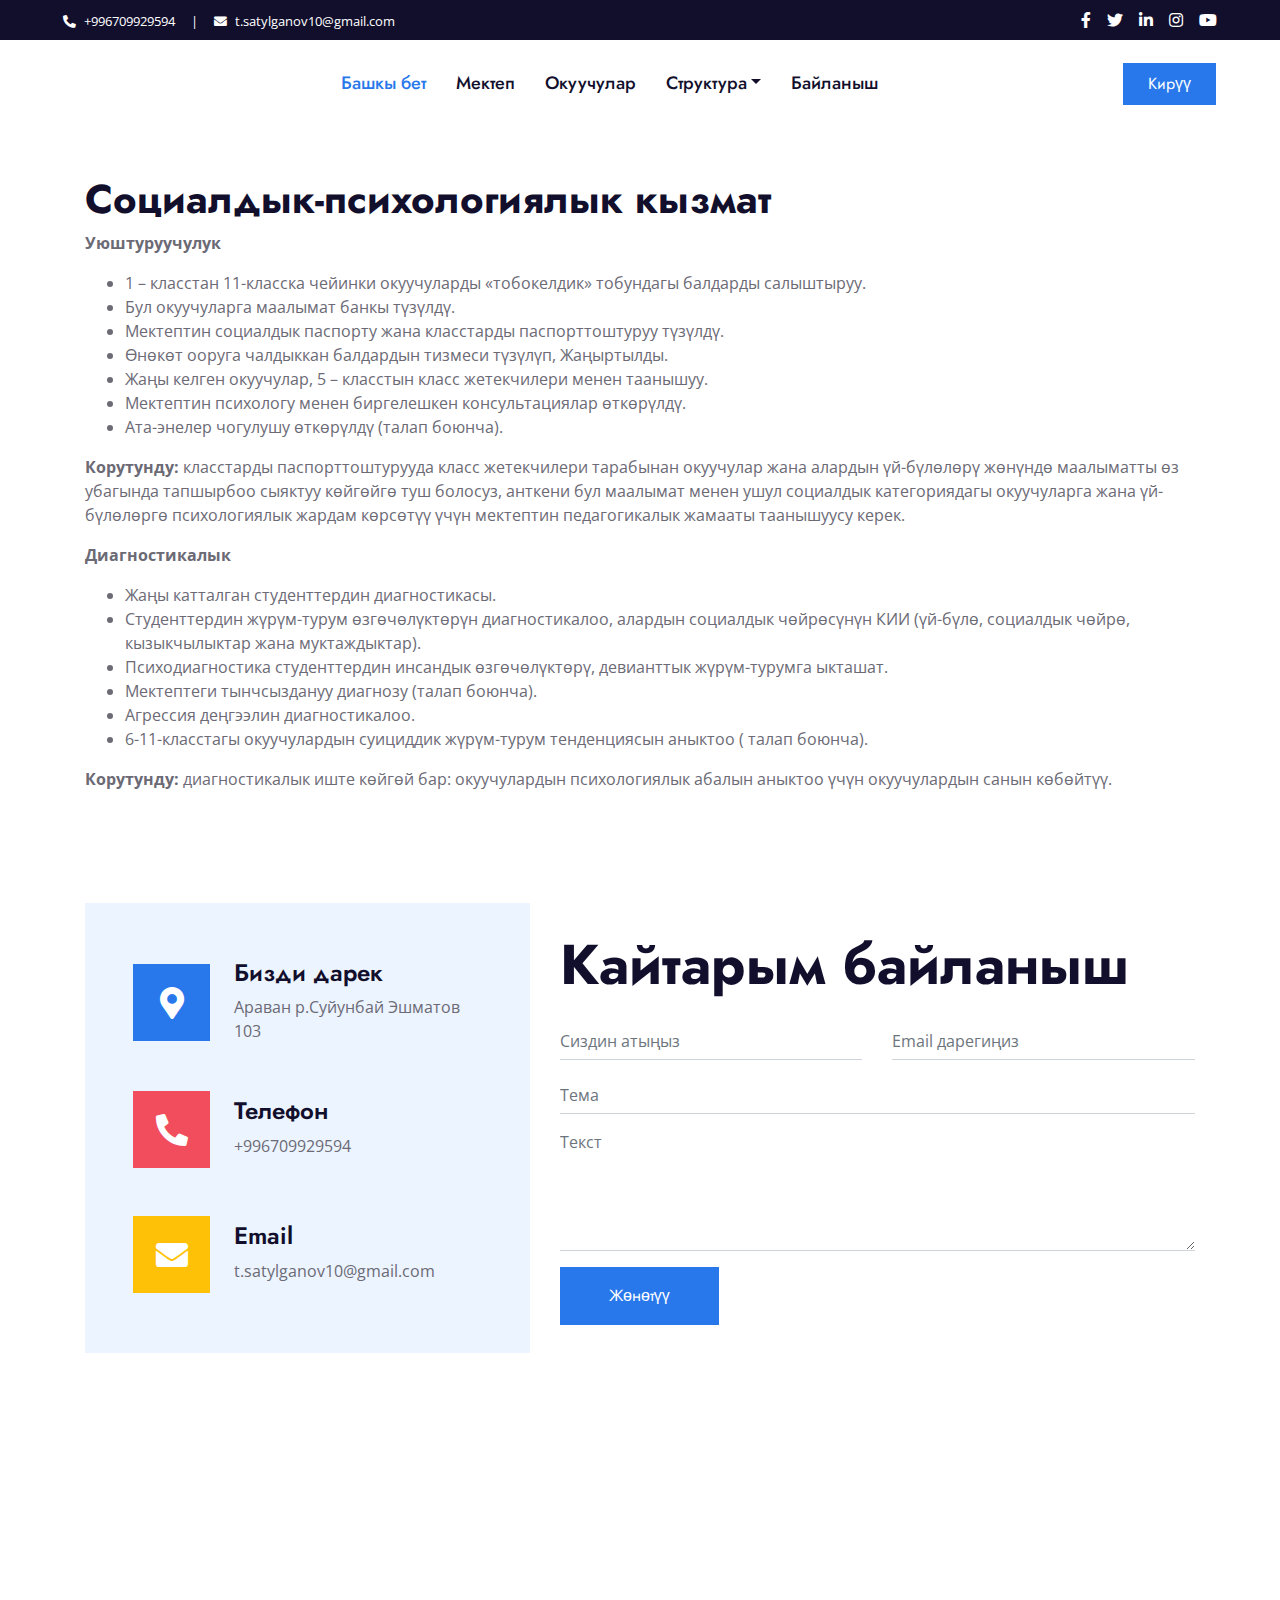
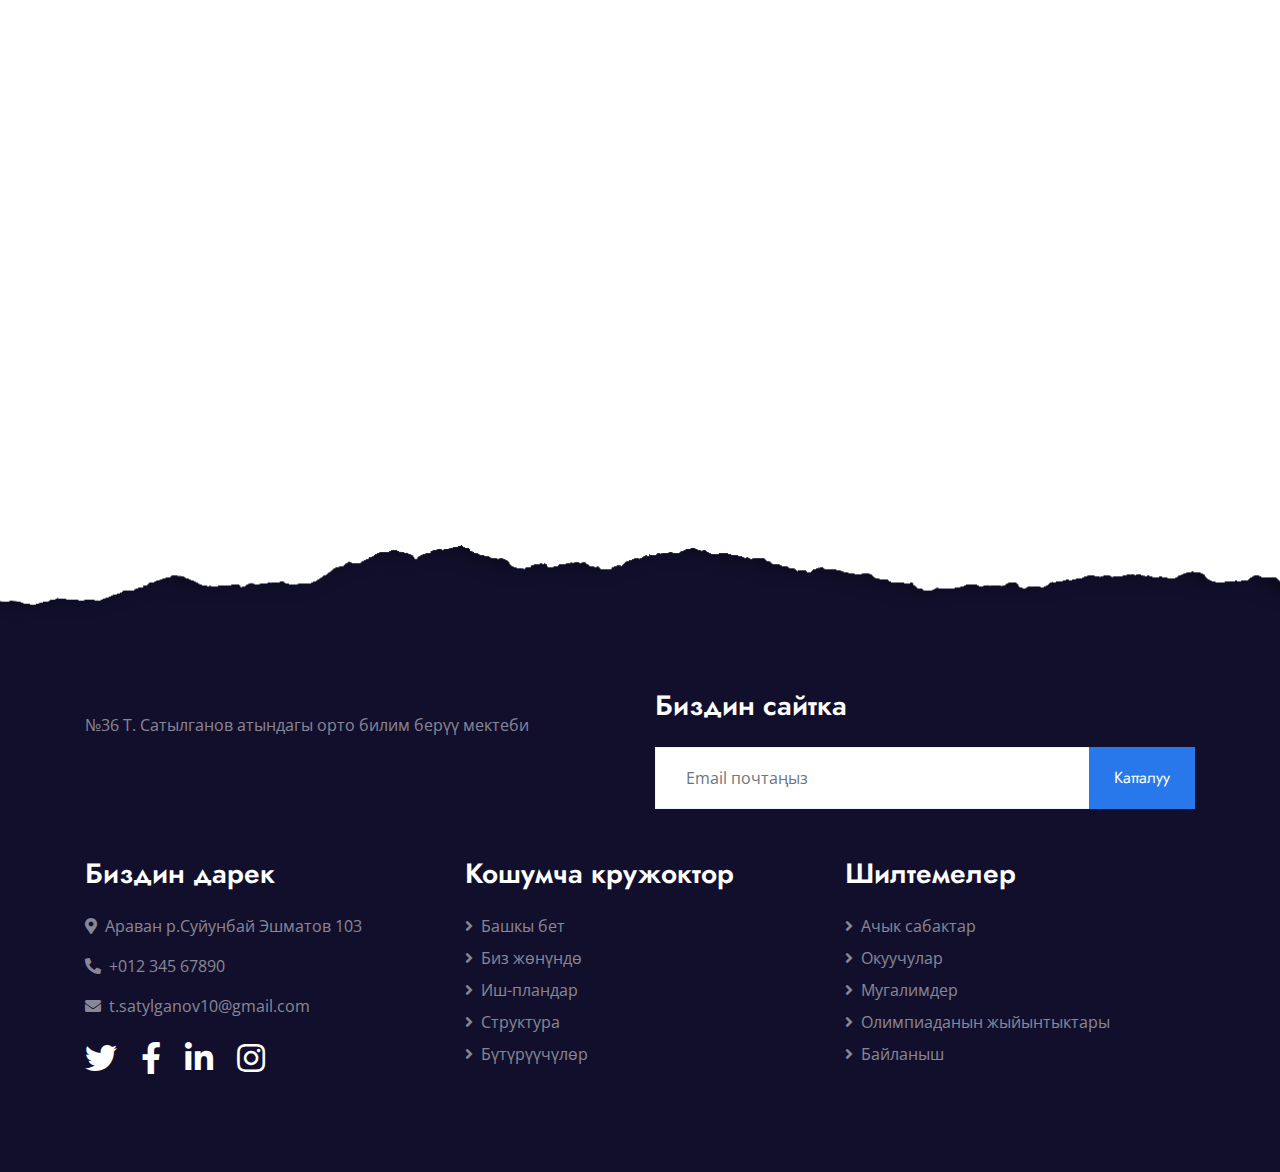
<file: kyzmat.html>
<!DOCTYPE html>
<html lang="en">

<head>
    <meta charset="utf-8">
    <title> Социалдык кызмат</title>
    <meta content="width=device-width, initial-scale=1.0" name="viewport">
    <meta content="Free HTML Templates" name="keywords">
    <meta content="Free HTML Templates" name="description">

    <link href="img/favicon.ico" rel="icon">

    <link rel="preconnect" href="https://fonts.gstatic.com">
    <link href="https://fonts.googleapis.com/css2?family=Jost:wght@500;600;700&family=Open+Sans:wght@400;600&display=swap" rel="stylesheet"> 

    <link href="https://cdnjs.cloudflare.com/ajax/libs/font-awesome/5.10.0/css/all.min.css" rel="stylesheet">

    <link href="lib/owlcarousel/assets/owl.carousel.min.css" rel="stylesheet">

    <link href="css/style.css" rel="stylesheet">
</head>
<body>
    <!-- Topbar Start -->
    <div class="container-fluid bg-dark">
        <div class="row py-2 px-lg-5">
            <div class="col-lg-6 text-center text-lg-left mb-2 mb-lg-0">
                <div class="d-inline-flex align-items-center text-white">
                    <small><i class="fa fa-phone-alt mr-2"></i>+996709929594</small>
                    <small class="px-3">|</small>
                    <small><i class="fa fa-envelope mr-2"></i>t.satylganov10@gmail.com</small>
                </div>
            </div>
            <div class="col-lg-6 text-center text-lg-right">
                <div class="d-inline-flex align-items-center">
                    <a class="text-white px-2" href="">
                        <i class="fab fa-facebook-f"></i>
                    </a>
                    <a class="text-white px-2" href="">
                        <i class="fab fa-twitter"></i>
                    </a>
                    <a class="text-white px-2" href="">
                        <i class="fab fa-linkedin-in"></i>
                    </a>
                    <a class="text-white px-2" href="">
                        <i class="fab fa-instagram"></i>
                    </a>
                    <a class="text-white pl-2" href="">
                        <i class="fab fa-youtube"></i>
                    </a>
                </div>
            </div>
        </div>
    </div>
    <!-- Topbar End -->

<style>
    html{
        scroll-behavior: smooth;
    }
</style>

    <!-- Navbar Start -->
    <div class="container-fluid p-0">
        <nav class="navbar navbar-expand-lg bg-white navbar-light py-3 py-lg-0 px-lg-5">
            <a href="index.html" class="navbar-brand ml-lg-3">
            </a>
            <button type="button" class="navbar-toggler" data-toggle="collapse" data-target="#navbarCollapse">
                <span class="navbar-toggler-icon"></span>
            </button>
            <div class="collapse navbar-collapse justify-content-between px-lg-3" id="navbarCollapse">
                <div class="navbar-nav mx-auto py-0">
                    <a href="#" class="nav-item nav-link active">Башкы бет</a>
                    <a href="#mektep" class="nav-item nav-link">Мектеп</a>
                    <a href="#okuuchu" class="nav-item nav-link">Окуучулар</a>
                    <div class="nav-item dropdown">
                        <a href="#" class="nav-link dropdown-toggle" data-toggle="dropdown">Структура</a>
                        <div class="dropdown-menu m-0">
                            <a href="Jadybal.html" class="dropdown-item">Сабактардын жалыбалы</a>
                            <a href="forma.html" class="dropdown-item">Мектеп формасы</a>
                            <a href="usul.html" class="dropdown-item">Усулдук кызмат</a>
                            <a href="kyzmat.html" class="dropdown-item">СОЦИАЛДЫК-ПСИХОЛОГИЯЛЫК КЫЗМАТ</a>
                            <!-- <a href="testimonial.html" class="dropdown-item">Testimonial</a> -->
                        </div>
                    </div>
                    <a href="#bailanysh" class="nav-item nav-link">Байланыш</a>
                </div>
                <a href="" class="btn btn-primary py-2 px-4 d-none d-lg-block">Кирүү</a>
            </div>
        </nav>
    </div>
    <!-- Navbar End -->
<br><br>

    <section class="schedule_page text_page section"><div class="container"><h1 class="section_title">Социалдык-психологиялык кызмат</h1><div class="text"><p><strong>Уюштуруучулук</strong></p><ul><li>1 – класстан 11-класска чейинки окуучуларды «тобокелдик» тобундагы балдарды салыштыруу.</li><li>Бул окуучуларга маалымат банкы түзүлдү.</li><li>Мектептин социалдык паспорту жана класстарды паспорттоштуруу түзүлдү.</li><li>Өнөкөт ооруга чалдыккан балдардын тизмеси түзүлүп, Жаңыртылды.</li><li>Жаңы келген окуучулар, 5 – класстын класс жетекчилери менен таанышуу.</li><li>Мектептин психологу менен биргелешкен консультациялар өткөрүлдү.</li><li>Ата-энелер чогулушу өткөрүлдү (талап боюнча).</li></ul><p><strong>Корутунду:</strong> класстарды паспорттоштурууда класс жетекчилери тарабынан окуучулар жана алардын үй-бүлөлөрү жөнүндө маалыматты өз убагында тапшырбоо сыяктуу көйгөйгө туш болосуз, анткени бул маалымат менен ушул социалдык категориядагы окуучуларга жана үй-бүлөлөргө психологиялык жардам көрсөтүү үчүн мектептин педагогикалык жамааты таанышуусу керек.</p><p><strong>Диагностикалык </strong></p><ul><li>Жаңы катталган студенттердин диагностикасы.</li><li>Студенттердин жүрүм-турум өзгөчөлүктөрүн диагностикалоо, алардын социалдык чөйрөсүнүн КИИ (үй-бүлө, социалдык чөйрө, кызыкчылыктар жана муктаждыктар).</li><li>Психодиагностика студенттердин инсандык өзгөчөлүктөрү, девианттык жүрүм-турумга ыкташат.</li><li>Мектептеги тынчсыздануу диагнозу (талап боюнча).</li><li>Агрессия деңгээлин диагностикалоо.</li><li>6-11-класстагы окуучулардын суициддик жүрүм-турум тенденциясын аныктоо ( талап боюнча).</li></ul><p><strong>Корутунду:</strong> диагностикалык иште көйгөй бар: окуучулардын психологиялык абалын аныктоо үчүн окуучулардын санын көбөйтүү.</p></div></div></section>



    <!-- Contact Start -->
    <div id="bailanysh" class="container-fluid py-5">
        <div class="container py-5">
            <div class="row align-items-center">
                <div class="col-lg-5 mb-5 mb-lg-0">
                    <div class="bg-light d-flex flex-column justify-content-center px-5" style="height: 450px;">
                        <div class="d-flex align-items-center mb-5">
                            <div class="btn-icon bg-primary mr-4">
                                <i class="fa fa-2x fa-map-marker-alt text-white"></i>
                            </div>
                            <div class="mt-n1">
                                <h4>Бизди дарек</h4>
                                <p class="m-0">Араван р.Суйунбай Эшматов 103</p>
                            </div>
                        </div>
                        <div class="d-flex align-items-center mb-5">
                            <div class="btn-icon bg-secondary mr-4">
                                <i class="fa fa-2x fa-phone-alt text-white"></i>
                            </div>
                            <div class="mt-n1">
                                <h4>Телефон</h4>
                                <p class="m-0">+996709929594</p>
                            </div>
                        </div>
                        <div class="d-flex align-items-center">
                            <div class="btn-icon bg-warning mr-4">
                                <i class="fa fa-2x fa-envelope text-white"></i>
                            </div>
                            <div class="mt-n1">
                                <h4>Email</h4>
                                <p class="m-0">t.satylganov10@gmail.com</p>
                            </div>
                        </div>
                    </div>
                </div>


                <div class="col-lg-7">
                    <div class="section-title position-relative mb-4">
                       <h1 class="display-4">Кайтарым байланыш</h1>
                    </div>
                    <div class="contact-form">
                        <form>
                            <div class="row">
                                <div class="col-6 form-group">
                                    <input type="text" class="form-control border-top-0 border-right-0 border-left-0 p-0" placeholder="Сиздин атыңыз" required="required">
                                </div>
                                <div class="col-6 form-group">
                                    <input type="email" class="form-control border-top-0 border-right-0 border-left-0 p-0" placeholder="Email дарегиңиз" required="required">
                                </div>
                            </div>
                            <div class="form-group">
                                <input type="text" class="form-control border-top-0 border-right-0 border-left-0 p-0" placeholder="Тема" required="required">
                            </div>
                            <div class="form-group">
                                <textarea class="form-control border-top-0 border-right-0 border-left-0 p-0" rows="5" placeholder="Текст" required="required"></textarea>
                            </div>
                            <div>
                                <button class="btn btn-primary py-3 px-5" type="submit">Жөнөтүү</button>
                            </div>
                        </form>
                    </div>
                </div>
            </div>
        </div>
    </div>
    <!-- Contact End -->

     <iframe  src="https://www.google.com/maps/embed?pb=!1m18!1m12!1m3!1d758.508559474361!2d72.80639605024085!3d40.49662593700567!2m3!1f0!2f0!3f0!3m2!1i1024!2i768!4f13.1!3m3!1m2!1s0x38bdaf2b7f5be807%3A0x8b3ef31603fbe5ae!2z0KHRgNC10LTQvdGP0Y8g0L7QsdGJ0LXQvtCx0YDQsNC30L7QstCw0YLQtdC70YzQvdCw0Y8g0YjQutC-0LvQsCDihJYzNiDQuNC8LiDQpy4g0JDQudGC0LzQsNGC0L7QstCw!5e0!3m2!1sru!2skg!4v1683997373777!5m2!1sru!2skg" width="100%" height="600" style="border:0;" allowfullscreen="" loading="lazy" referrerpolicy="no-referrer-when-downgrade"></iframe> 


    <!-- Footer Start -->
    <div class="container-fluid position-relative overlay-top bg-dark text-white-50 py-5" style="margin-top: 90px;">

        <div class="container mt-5 pt-5">
            <div class="row">
                <div class="col-md-6 mb-5">
                    <a href="index.html" class="navbar-brand">
                    </a>
                    <p class="m-0">№36 Т. Сатылганов атындагы орто билим берүү мектеби</p>
                </div>
                <div class="col-md-6 mb-5">
                    <h3 class="text-white mb-4">Биздин сайтка</h3>
                    <div class="w-100">
                        <div class="input-group">
                            <input type="text" class="form-control border-light" style="padding: 30px;" placeholder="Email почтаңыз">
                            <div class="input-group-append">
                                <button class="btn btn-primary px-4">Катталуу</button>
                            </div>
                        </div>
                    </div>
                </div>
            </div>
            <div class="row">
                <div class="col-md-4 mb-5">
                    <h3 class="text-white mb-4">Биздин дарек</h3>
                    <p><i class="fa fa-map-marker-alt mr-2"></i>Араван р.Суйунбай Эшматов 103</p>
                    <p><i class="fa fa-phone-alt mr-2"></i>+012 345 67890</p>
                    <p><i class="fa fa-envelope mr-2"></i>t.satylganov10@gmail.com</p>
                    <div class="d-flex justify-content-start mt-4">
                        <a class="text-white mr-4" href="#"><i class="fab fa-2x fa-twitter"></i></a>
                        <a class="text-white mr-4" href="#"><i class="fab fa-2x fa-facebook-f"></i></a>
                        <a class="text-white mr-4" href="#"><i class="fab fa-2x fa-linkedin-in"></i></a>
                        <a class="text-white" href="#"><i class="fab fa-2x fa-instagram"></i></a>
                    </div>
                </div>
                <div class="col-md-4 mb-5">
                    <h3 class="text-white mb-4">Кошумча кружоктор</h3>
                    <div class="d-flex flex-column justify-content-start">
                        <a class="text-white-50 mb-2" href="#"><i class="fa fa-angle-right mr-2"></i>Башкы бет</a>
                        <a class="text-white-50 mb-2" href="#"><i class="fa fa-angle-right mr-2"></i>Биз жөнүндө</a>
                        <a class="text-white-50 mb-2" href="#"><i class="fa fa-angle-right mr-2"></i>Иш-пландар</a>
                        <a class="text-white-50 mb-2" href="#"><i class="fa fa-angle-right mr-2"></i>Структура</a>
                        <a class="text-white-50" href="#"><i class="fa fa-angle-right mr-2"></i>Бүтүрүүчүлөр</a>
                    </div>
                </div>
                <div class="col-md-4 mb-5">
                    <h3 class="text-white mb-4">Шилтемелер</h3>
                    <div class="d-flex flex-column justify-content-start">
                        <a class="text-white-50 mb-2" href="#"><i class="fa fa-angle-right mr-2"></i>Ачык сабактар</a>
                        <a class="text-white-50 mb-2" href="#"><i class="fa fa-angle-right mr-2"></i>Окуучулар</a>
                        <a class="text-white-50 mb-2" href="#"><i class="fa fa-angle-right mr-2"></i>Мугалимдер</a>
                        <a class="text-white-50 mb-2" href="#"><i class="fa fa-angle-right mr-2"></i>Олимпиаданын жыйынтыктары</a>
                        <a class="text-white-50" href="#"><i class="fa fa-angle-right mr-2"></i>Байланыш</a>
                    </div>
                </div>
            </div>
        </div>
    </div>

    <!-- Footer End -->


    <!-- Back to Top -->
    <a href="#" class="btn btn-lg btn-primary rounded-0 btn-lg-square back-to-top"><i class="fa fa-angle-double-up"></i></a>


    <!-- JavaScript Libraries -->
    <script src="https://code.jquery.com/jquery-3.4.1.min.js"></script>
    <script src="https://stackpath.bootstrapcdn.com/bootstrap/4.4.1/js/bootstrap.bundle.min.js"></script>
    <script src="lib/easing/easing.min.js"></script>
    <script src="lib/waypoints/waypoints.min.js"></script>
    <script src="lib/counterup/counterup.min.js"></script>
    <script src="lib/owlcarousel/owl.carousel.min.js"></script>

    <!-- Template Javascript -->
    <script src="js/main.js"></script>
</body>

</html>
</file>
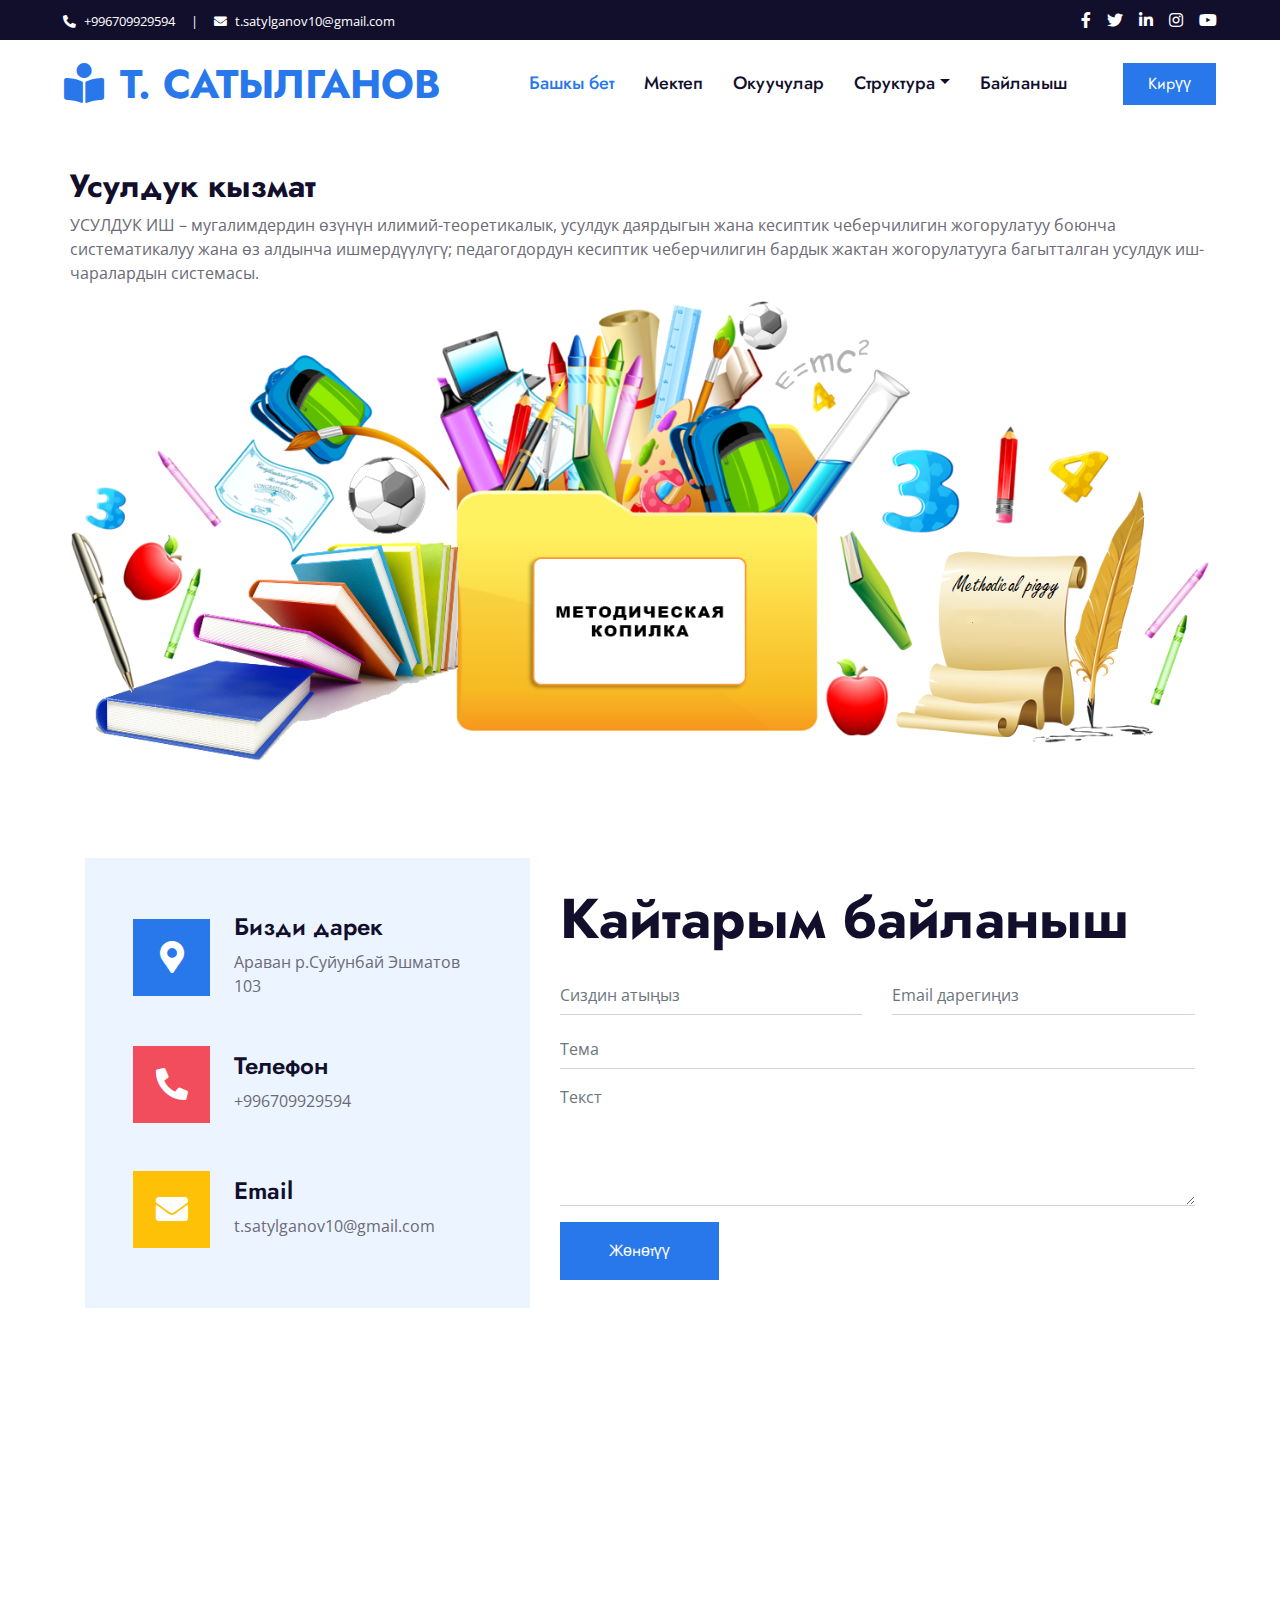
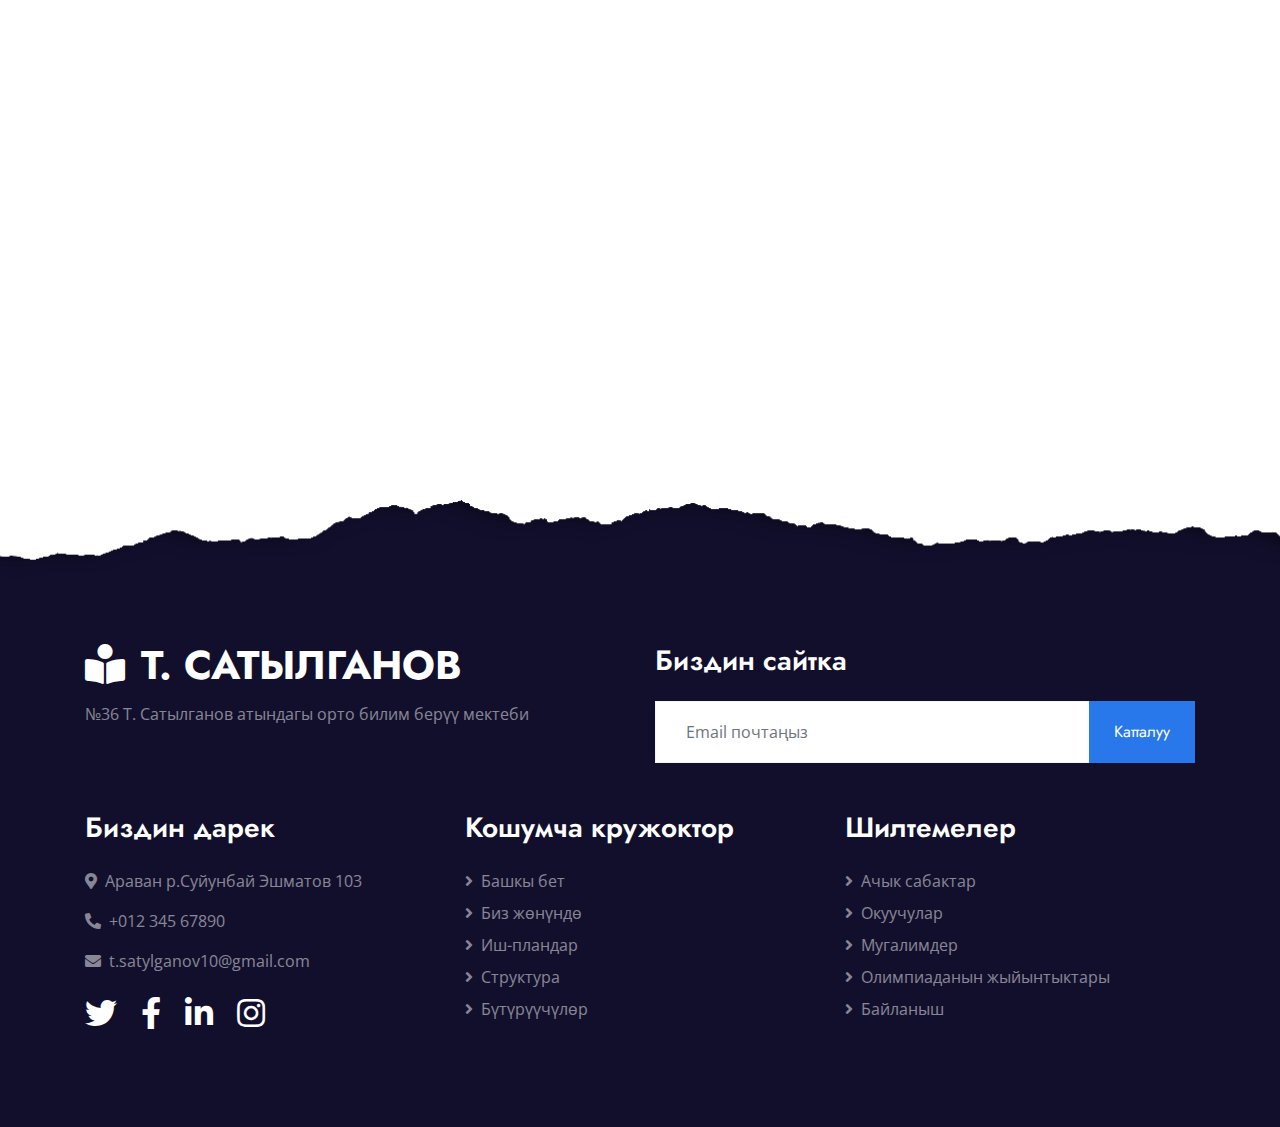
<file: usul.html>
<!DOCTYPE html>
<html lang="en">

<head>
    <meta charset="utf-8">
    <title> Усулдук кызмат</title>
    <meta content="width=device-width, initial-scale=1.0" name="viewport">
    <meta content="Free HTML Templates" name="keywords">
    <meta content="Free HTML Templates" name="description">

    <link href="img/favicon.ico" rel="icon">

    <link rel="preconnect" href="https://fonts.gstatic.com">
    <link href="https://fonts.googleapis.com/css2?family=Jost:wght@500;600;700&family=Open+Sans:wght@400;600&display=swap" rel="stylesheet"> 

    <link href="https://cdnjs.cloudflare.com/ajax/libs/font-awesome/5.10.0/css/all.min.css" rel="stylesheet">

    <link href="lib/owlcarousel/assets/owl.carousel.min.css" rel="stylesheet">

    <link href="css/style.css" rel="stylesheet">
</head>
<body>
    <!-- Topbar Start -->
    <div class="container-fluid bg-dark">
        <div class="row py-2 px-lg-5">
            <div class="col-lg-6 text-center text-lg-left mb-2 mb-lg-0">
                <div class="d-inline-flex align-items-center text-white">
                    <small><i class="fa fa-phone-alt mr-2"></i>+996709929594</small>
                    <small class="px-3">|</small>
                    <small><i class="fa fa-envelope mr-2"></i>t.satylganov10@gmail.com</small>
                </div>
            </div>
            <div class="col-lg-6 text-center text-lg-right">
                <div class="d-inline-flex align-items-center">
                    <a class="text-white px-2" href="">
                        <i class="fab fa-facebook-f"></i>
                    </a>
                    <a class="text-white px-2" href="">
                        <i class="fab fa-twitter"></i>
                    </a>
                    <a class="text-white px-2" href="">
                        <i class="fab fa-linkedin-in"></i>
                    </a>
                    <a class="text-white px-2" href="">
                        <i class="fab fa-instagram"></i>
                    </a>
                    <a class="text-white pl-2" href="">
                        <i class="fab fa-youtube"></i>
                    </a>
                </div>
            </div>
        </div>
    </div>
    <!-- Topbar End -->

<style>
    html{
        scroll-behavior: smooth;
    }
</style>

    <!-- Navbar Start -->
    <div class="container-fluid p-0">
        <nav class="navbar navbar-expand-lg bg-white navbar-light py-3 py-lg-0 px-lg-5">
            <a href="index.html" class="navbar-brand ml-lg-3">
                <h1 class="m-0 text-uppercase text-primary"><i class="fa fa-book-reader mr-3"></i>Т. Сатылганов</h1>
            </a>
            <button type="button" class="navbar-toggler" data-toggle="collapse" data-target="#navbarCollapse">
                <span class="navbar-toggler-icon"></span>
            </button>
            <div class="collapse navbar-collapse justify-content-between px-lg-3" id="navbarCollapse">
                <div class="navbar-nav mx-auto py-0">
                    <a href="index.html" class="nav-item nav-link active">Башкы бет</a>
                    <a href="#mektep" class="nav-item nav-link">Мектеп</a>
                    <a href="#okuuchu" class="nav-item nav-link">Окуучулар</a>
                    <div class="nav-item dropdown">
                        <a href="#" class="nav-link dropdown-toggle" data-toggle="dropdown">Структура</a>
                        <div class="dropdown-menu m-0">
                            <a href="Jadybal.html" class="dropdown-item">Сабактардын жалыбалы</a>
                            <a href="forma.html" class="dropdown-item">Мектеп формасы</a>
                            <a href="usul.html" class="dropdown-item">Усулдук кызмат</a>
                            <a href="kyzmat.html" class="dropdown-item">СОЦИАЛДЫК-ПСИХОЛОГИЯЛЫК КЫЗМАТ</a>
                             <a href="index.html" class="dropdown-item">Окуу-тарбиялык иштер</a>
                            <!-- <a href="testimonial.html" class="dropdown-item">Testimonial</a> -->
                        </div>
                    </div>
                    <a href="#bailanysh" class="nav-item nav-link">Байланыш</a>
                </div>
                <a href="" class="btn btn-primary py-2 px-4 d-none d-lg-block">Кирүү</a>
            </div>
        </nav>
    </div>
    <!-- Navbar End -->


  <section style="margin-top:40px;">
      <div class="container">
          <div class="row">
              <center><h2>Усулдук кызмат</h2></center>
              <p>
                  УСУЛДУК ИШ  – мугалимдердин ѳзүнүн илимий-теоретикалык, усулдук даярдыгын жана кесиптик чеберчилигин жогорулатуу боюнча  систематикалуу жана ѳз алдынча ишмердүүлүгү; педагогдордун кесиптик чеберчилигин бардык жактан жогорулатууга багытталган усулдук иш-чаралардын системасы.

              </p>
              <img style="width:100%" src="img/metod.png" alt="">
          </div>
      </div>
  </section>


    <!-- Contact Start -->
    <div id="bailanysh" class="container-fluid py-5">
        <div class="container py-5">
            <div class="row align-items-center">
                <div class="col-lg-5 mb-5 mb-lg-0">
                    <div class="bg-light d-flex flex-column justify-content-center px-5" style="height: 450px;">
                        <div class="d-flex align-items-center mb-5">
                            <div class="btn-icon bg-primary mr-4">
                                <i class="fa fa-2x fa-map-marker-alt text-white"></i>
                            </div>
                            <div class="mt-n1">
                                <h4>Бизди дарек</h4>
                                <p class="m-0">Араван р.Суйунбай Эшматов 103</p>
                            </div>
                        </div>
                        <div class="d-flex align-items-center mb-5">
                            <div class="btn-icon bg-secondary mr-4">
                                <i class="fa fa-2x fa-phone-alt text-white"></i>
                            </div>
                            <div class="mt-n1">
                                <h4>Телефон</h4>
                                <p class="m-0">+996709929594</p>
                            </div>
                        </div>
                        <div class="d-flex align-items-center">
                            <div class="btn-icon bg-warning mr-4">
                                <i class="fa fa-2x fa-envelope text-white"></i>
                            </div>
                            <div class="mt-n1">
                                <h4>Email</h4>
                                <p class="m-0">t.satylganov10@gmail.com</p>
                            </div>
                        </div>
                    </div>
                </div>


                <div class="col-lg-7">
                    <div class="section-title position-relative mb-4">
                       <h1 class="display-4">Кайтарым байланыш</h1>
                    </div>
                    <div class="contact-form">
                        <form>
                            <div class="row">
                                <div class="col-6 form-group">
                                    <input type="text" class="form-control border-top-0 border-right-0 border-left-0 p-0" placeholder="Сиздин атыңыз" required="required">
                                </div>
                                <div class="col-6 form-group">
                                    <input type="email" class="form-control border-top-0 border-right-0 border-left-0 p-0" placeholder="Email дарегиңиз" required="required">
                                </div>
                            </div>
                            <div class="form-group">
                                <input type="text" class="form-control border-top-0 border-right-0 border-left-0 p-0" placeholder="Тема" required="required">
                            </div>
                            <div class="form-group">
                                <textarea class="form-control border-top-0 border-right-0 border-left-0 p-0" rows="5" placeholder="Текст" required="required"></textarea>
                            </div>
                            <div>
                                <button class="btn btn-primary py-3 px-5" type="submit">Жөнөтүү</button>
                            </div>
                        </form>
                    </div>
                </div>
            </div>
        </div>
    </div>
    <!-- Contact End -->

     <iframe  src="https://www.google.com/maps/embed?pb=!1m18!1m12!1m3!1d758.508559474361!2d72.80639605024085!3d40.49662593700567!2m3!1f0!2f0!3f0!3m2!1i1024!2i768!4f13.1!3m3!1m2!1s0x38bdaf2b7f5be807%3A0x8b3ef31603fbe5ae!2z0KHRgNC10LTQvdGP0Y8g0L7QsdGJ0LXQvtCx0YDQsNC30L7QstCw0YLQtdC70YzQvdCw0Y8g0YjQutC-0LvQsCDihJYzNiDQuNC8LiDQpy4g0JDQudGC0LzQsNGC0L7QstCw!5e0!3m2!1sru!2skg!4v1683997373777!5m2!1sru!2skg" width="100%" height="600" style="border:0;" allowfullscreen="" loading="lazy" referrerpolicy="no-referrer-when-downgrade"></iframe> 


    <!-- Footer Start -->
    <div class="container-fluid position-relative overlay-top bg-dark text-white-50 py-5" style="margin-top: 90px;">

        <div class="container mt-5 pt-5">
            <div class="row">
                <div class="col-md-6 mb-5">
                    <a href="index.html" class="navbar-brand">
                        <h1 class="mt-n2 text-uppercase text-white"><i class="fa fa-book-reader mr-3"></i>Т. Сатылганов</h1>
                    </a>
                    <p class="m-0">№36 Т. Сатылганов атындагы орто билим берүү мектеби</p>
                </div>
                <div class="col-md-6 mb-5">
                    <h3 class="text-white mb-4">Биздин сайтка</h3>
                    <div class="w-100">
                        <div class="input-group">
                            <input type="text" class="form-control border-light" style="padding: 30px;" placeholder="Email почтаңыз">
                            <div class="input-group-append">
                                <button class="btn btn-primary px-4">Катталуу</button>
                            </div>
                        </div>
                    </div>
                </div>
            </div>
            <div class="row">
                <div class="col-md-4 mb-5">
                    <h3 class="text-white mb-4">Биздин дарек</h3>
                    <p><i class="fa fa-map-marker-alt mr-2"></i>Араван р.Суйунбай Эшматов 103</p>
                    <p><i class="fa fa-phone-alt mr-2"></i>+012 345 67890</p>
                    <p><i class="fa fa-envelope mr-2"></i>t.satylganov10@gmail.com</p>
                    <div class="d-flex justify-content-start mt-4">
                        <a class="text-white mr-4" href="#"><i class="fab fa-2x fa-twitter"></i></a>
                        <a class="text-white mr-4" href="#"><i class="fab fa-2x fa-facebook-f"></i></a>
                        <a class="text-white mr-4" href="#"><i class="fab fa-2x fa-linkedin-in"></i></a>
                        <a class="text-white" href="#"><i class="fab fa-2x fa-instagram"></i></a>
                    </div>
                </div>
                <div class="col-md-4 mb-5">
                    <h3 class="text-white mb-4">Кошумча кружоктор</h3>
                    <div class="d-flex flex-column justify-content-start">
                        <a class="text-white-50 mb-2" href="#"><i class="fa fa-angle-right mr-2"></i>Башкы бет</a>
                        <a class="text-white-50 mb-2" href="#"><i class="fa fa-angle-right mr-2"></i>Биз жөнүндө</a>
                        <a class="text-white-50 mb-2" href="#"><i class="fa fa-angle-right mr-2"></i>Иш-пландар</a>
                        <a class="text-white-50 mb-2" href="#"><i class="fa fa-angle-right mr-2"></i>Структура</a>
                        <a class="text-white-50" href="#"><i class="fa fa-angle-right mr-2"></i>Бүтүрүүчүлөр</a>
                    </div>
                </div>
                <div class="col-md-4 mb-5">
                    <h3 class="text-white mb-4">Шилтемелер</h3>
                    <div class="d-flex flex-column justify-content-start">
                        <a class="text-white-50 mb-2" href="#"><i class="fa fa-angle-right mr-2"></i>Ачык сабактар</a>
                        <a class="text-white-50 mb-2" href="#"><i class="fa fa-angle-right mr-2"></i>Окуучулар</a>
                        <a class="text-white-50 mb-2" href="#"><i class="fa fa-angle-right mr-2"></i>Мугалимдер</a>
                        <a class="text-white-50 mb-2" href="#"><i class="fa fa-angle-right mr-2"></i>Олимпиаданын жыйынтыктары</a>
                        <a class="text-white-50" href="#"><i class="fa fa-angle-right mr-2"></i>Байланыш</a>
                    </div>
                </div>
            </div>
        </div>
    </div>

    <!-- Footer End -->


    <!-- Back to Top -->
    <a href="#" class="btn btn-lg btn-primary rounded-0 btn-lg-square back-to-top"><i class="fa fa-angle-double-up"></i></a>


    <!-- JavaScript Libraries -->
    <script src="https://code.jquery.com/jquery-3.4.1.min.js"></script>
    <script src="https://stackpath.bootstrapcdn.com/bootstrap/4.4.1/js/bootstrap.bundle.min.js"></script>
    <script src="lib/easing/easing.min.js"></script>
    <script src="lib/waypoints/waypoints.min.js"></script>
    <script src="lib/counterup/counterup.min.js"></script>
    <script src="lib/owlcarousel/owl.carousel.min.js"></script>

    <!-- Template Javascript -->
    <script src="js/main.js"></script>
</body>

</html>
</file>
<file: css/style.css>
/******* Bootstrap Theming ********/
/*!
 * Bootstrap v4.5.3 (https://getbootstrap.com/)
 * Copyright 2011-2020 The Bootstrap Authors
 * Copyright 2011-2020 Twitter, Inc.
 * Licensed under MIT (https://github.com/twbs/bootstrap/blob/main/LICENSE)
 */
:root {
  --blue: #007bff;
  --indigo: #6610f2;
  --purple: #6f42c1;
  --pink: #e83e8c;
  --red: #dc3545;
  --orange: #fd7e14;
  --yellow: #ffc107;
  --green: #28a745;
  --teal: #20c997;
  --cyan: #17a2b8;
  --white: #fff;
  --gray: #6c757d;
  --gray-dark: #343a40;
  --primary: #2878EB;
  --secondary: #F14D5D;
  --success: #28a745;
  --info: #17a2b8;
  --warning: #ffc107;
  --danger: #dc3545;
  --light: #ECF4FF;
  --dark: #120F2D;
  --breakpoint-xs: 0;
  --breakpoint-sm: 576px;
  --breakpoint-md: 768px;
  --breakpoint-lg: 992px;
  --breakpoint-xl: 1200px;
  --font-family-sans-serif: -apple-system, BlinkMacSystemFont, "Segoe UI", Roboto, "Helvetica Neue", Arial, "Noto Sans", sans-serif, "Apple Color Emoji", "Segoe UI Emoji", "Segoe UI Symbol", "Noto Color Emoji";
  --font-family-monospace: SFMono-Regular, Menlo, Monaco, Consolas, "Liberation Mono", "Courier New", monospace;
}

*,
*::before,
*::after {
  box-sizing: border-box;
}

html {
  font-family: sans-serif;
  line-height: 1.15;
  -webkit-text-size-adjust: 100%;
  -webkit-tap-highlight-color: rgba(0, 0, 0, 0);
}

article, aside, figcaption, figure, footer, header, hgroup, main, nav, section {
  display: block;
}

body {
  margin: 0;
  font-family: "Open Sans", sans-serif;
  font-size: 1rem;
  font-weight: 400;
  line-height: 1.5;
  color: #6B6A75;
  text-align: left;
  background-color: #FFFFFF;
}

[tabindex="-1"]:focus:not(:focus-visible) {
  outline: 0 !important;
}

hr {
  box-sizing: content-box;
  height: 0;
  overflow: visible;
}

h1, h2, h3, h4, h5, h6 {
  margin-top: 0;
  margin-bottom: 0.5rem;
}

p {
  margin-top: 0;
  margin-bottom: 1rem;
}

abbr[title],
abbr[data-original-title] {
  text-decoration: underline;
  text-decoration: underline dotted;
  cursor: help;
  border-bottom: 0;
  text-decoration-skip-ink: none;
}

address {
  margin-bottom: 1rem;
  font-style: normal;
  line-height: inherit;
}

ol,
ul,
dl {
  margin-top: 0;
  margin-bottom: 1rem;
}

ol ol,
ul ul,
ol ul,
ul ol {
  margin-bottom: 0;
}

dt {
  font-weight: 700;
}

dd {
  margin-bottom: .5rem;
  margin-left: 0;
}

blockquote {
  margin: 0 0 1rem;
}

b,
strong {
  font-weight: bolder;
}

small {
  font-size: 80%;
}

sub,
sup {
  position: relative;
  font-size: 75%;
  line-height: 0;
  vertical-align: baseline;
}

sub {
  bottom: -.25em;
}

sup {
  top: -.5em;
}

a {
  color: #2878EB;
  text-decoration: none;
  background-color: transparent;
}

a:hover {
  color: #1154b6;
  text-decoration: underline;
}

a:not([href]):not([class]) {
  color: inherit;
  text-decoration: none;
}

a:not([href]):not([class]):hover {
  color: inherit;
  text-decoration: none;
}

pre,
code,
kbd,
samp {
  font-family: SFMono-Regular, Menlo, Monaco, Consolas, "Liberation Mono", "Courier New", monospace;
  font-size: 1em;
}

pre {
  margin-top: 0;
  margin-bottom: 1rem;
  overflow: auto;
  -ms-overflow-style: scrollbar;
}

figure {
  margin: 0 0 1rem;
}

img {
  vertical-align: middle;
  border-style: none;
}

svg {
  overflow: hidden;
  vertical-align: middle;
}

table {
  border-collapse: collapse;
}

caption {
  padding-top: 0.75rem;
  padding-bottom: 0.75rem;
  color: #6c757d;
  text-align: left;
  caption-side: bottom;
}

th {
  text-align: inherit;
  text-align: -webkit-match-parent;
}

label {
  display: inline-block;
  margin-bottom: 0.5rem;
}

button {
  border-radius: 0;
}

button:focus {
  outline: 1px dotted;
  outline: 5px auto -webkit-focus-ring-color;
}

input,
button,
select,
optgroup,
textarea {
  margin: 0;
  font-family: inherit;
  font-size: inherit;
  line-height: inherit;
}

button,
input {
  overflow: visible;
}

button,
select {
  text-transform: none;
}

[role="button"] {
  cursor: pointer;
}

select {
  word-wrap: normal;
}

button,
[type="button"],
[type="reset"],
[type="submit"] {
  -webkit-appearance: button;
}

button:not(:disabled),
[type="button"]:not(:disabled),
[type="reset"]:not(:disabled),
[type="submit"]:not(:disabled) {
  cursor: pointer;
}

button::-moz-focus-inner,
[type="button"]::-moz-focus-inner,
[type="reset"]::-moz-focus-inner,
[type="submit"]::-moz-focus-inner {
  padding: 0;
  border-style: none;
}

input[type="radio"],
input[type="checkbox"] {
  box-sizing: border-box;
  padding: 0;
}

textarea {
  overflow: auto;
  resize: vertical;
}

fieldset {
  min-width: 0;
  padding: 0;
  margin: 0;
  border: 0;
}

legend {
  display: block;
  width: 100%;
  max-width: 100%;
  padding: 0;
  margin-bottom: .5rem;
  font-size: 1.5rem;
  line-height: inherit;
  color: inherit;
  white-space: normal;
}

@media (max-width: 1200px) {
  legend {
    font-size: calc(1.275rem + 0.3vw) ;
  }
}

progress {
  vertical-align: baseline;
}

[type="number"]::-webkit-inner-spin-button,
[type="number"]::-webkit-outer-spin-button {
  height: auto;
}

[type="search"] {
  outline-offset: -2px;
  -webkit-appearance: none;
}

[type="search"]::-webkit-search-decoration {
  -webkit-appearance: none;
}

::-webkit-file-upload-button {
  font: inherit;
  -webkit-appearance: button;
}

output {
  display: inline-block;
}

summary {
  display: list-item;
  cursor: pointer;
}

template {
  display: none;
}

[hidden] {
  display: none !important;
}

h1, h2, h3, h4, h5, h6,
.h1, .h2, .h3, .h4, .h5, .h6 {
  margin-bottom: 0.5rem;
  font-family: "Jost", sans-serif;
  font-weight: 500;
  line-height: 1.2;
  color: #120F2D;
}

h1, .h1 {
  font-size: 2.5rem;
}

@media (max-width: 1200px) {
  h1, .h1 {
    font-size: calc(1.375rem + 1.5vw) ;
  }
}

h2, .h2 {
  font-size: 2rem;
}

@media (max-width: 1200px) {
  h2, .h2 {
    font-size: calc(1.325rem + 0.9vw) ;
  }
}

h3, .h3 {
  font-size: 1.75rem;
}

@media (max-width: 1200px) {
  h3, .h3 {
    font-size: calc(1.3rem + 0.6vw) ;
  }
}

h4, .h4 {
  font-size: 1.5rem;
}

@media (max-width: 1200px) {
  h4, .h4 {
    font-size: calc(1.275rem + 0.3vw) ;
  }
}

h5, .h5 {
  font-size: 1.25rem;
}

h6, .h6 {
  font-size: 1rem;
}

.lead {
  font-size: 1.25rem;
  font-weight: 300;
}

.display-1 {
  font-size: 6rem;
  font-weight: 300;
  line-height: 1.2;
}

@media (max-width: 1200px) {
  .display-1 {
    font-size: calc(1.725rem + 5.7vw) ;
  }
}

.display-2 {
  font-size: 5.5rem;
  font-weight: 300;
  line-height: 1.2;
}

@media (max-width: 1200px) {
  .display-2 {
    font-size: calc(1.675rem + 5.1vw) ;
  }
}

.display-3 {
  font-size: 4.5rem;
  font-weight: 300;
  line-height: 1.2;
}

@media (max-width: 1200px) {
  .display-3 {
    font-size: calc(1.575rem + 3.9vw) ;
  }
}

.display-4 {
  font-size: 3.5rem;
  font-weight: 300;
  line-height: 1.2;
}

@media (max-width: 1200px) {
  .display-4 {
    font-size: calc(1.475rem + 2.7vw) ;
  }
}

hr {
  margin-top: 1rem;
  margin-bottom: 1rem;
  border: 0;
  border-top: 1px solid rgba(0, 0, 0, 0.1);
}

small,
.small {
  font-size: 80%;
  font-weight: 400;
}

mark,
.mark {
  padding: 0.2em;
  background-color: #fcf8e3;
}

.list-unstyled {
  padding-left: 0;
  list-style: none;
}

.list-inline {
  padding-left: 0;
  list-style: none;
}

.list-inline-item {
  display: inline-block;
}

.list-inline-item:not(:last-child) {
  margin-right: 0.5rem;
}

.initialism {
  font-size: 90%;
  text-transform: uppercase;
}

.blockquote {
  margin-bottom: 1rem;
  font-size: 1.25rem;
}

.blockquote-footer {
  display: block;
  font-size: 80%;
  color: #6c757d;
}

.blockquote-footer::before {
  content: "\2014\00A0";
}

.img-fluid {
  max-width: 100%;
  height: auto;
}

.img-thumbnail {
  padding: 0.25rem;
  background-color: #FFFFFF;
  border: 1px solid #dee2e6;
  border-radius: false;
  max-width: 100%;
  height: auto;
}

.figure {
  display: inline-block;
}

.figure-img {
  margin-bottom: 0.5rem;
  line-height: 1;
}

.figure-caption {
  font-size: 90%;
  color: #6c757d;
}

code {
  font-size: 87.5%;
  color: #e83e8c;
  word-wrap: break-word;
}

a > code {
  color: inherit;
}

kbd {
  padding: 0.2rem 0.4rem;
  font-size: 87.5%;
  color: #fff;
  background-color: #212529;
  border-radius: 0.2rem;
}

kbd kbd {
  padding: 0;
  font-size: 100%;
  font-weight: 700;
}

pre {
  display: block;
  font-size: 87.5%;
  color: #212529;
}

pre code {
  font-size: inherit;
  color: inherit;
  word-break: normal;
}

.pre-scrollable {
  max-height: 340px;
  overflow-y: scroll;
}

.container,
.container-fluid,
.container-sm,
.container-md,
.container-lg,
.container-xl {
  width: 100%;
  padding-right: 15px;
  padding-left: 15px;
  margin-right: auto;
  margin-left: auto;
}

@media (min-width: 576px) {
  .container, .container-sm {
    max-width: 540px;
  }
}

@media (min-width: 768px) {
  .container, .container-sm, .container-md {
    max-width: 720px;
  }
}

@media (min-width: 992px) {
  .container, .container-sm, .container-md, .container-lg {
    max-width: 960px;
  }
}

@media (min-width: 1200px) {
  .container, .container-sm, .container-md, .container-lg, .container-xl {
    max-width: 1140px;
  }
}

.row {
  display: flex;
  flex-wrap: wrap;
  margin-right: -15px;
  margin-left: -15px;
}

.no-gutters {
  margin-right: 0;
  margin-left: 0;
}

.no-gutters > .col,
.no-gutters > [class*="col-"] {
  padding-right: 0;
  padding-left: 0;
}

.col-1, .col-2, .col-3, .col-4, .col-5, .col-6, .col-7, .col-8, .col-9, .col-10, .col-11, .col-12, .col,
.col-auto, .col-sm-1, .col-sm-2, .col-sm-3, .col-sm-4, .col-sm-5, .col-sm-6, .col-sm-7, .col-sm-8, .col-sm-9, .col-sm-10, .col-sm-11, .col-sm-12, .col-sm,
.col-sm-auto, .col-md-1, .col-md-2, .col-md-3, .col-md-4, .col-md-5, .col-md-6, .col-md-7, .col-md-8, .col-md-9, .col-md-10, .col-md-11, .col-md-12, .col-md,
.col-md-auto, .col-lg-1, .col-lg-2, .col-lg-3, .col-lg-4, .col-lg-5, .col-lg-6, .col-lg-7, .col-lg-8, .col-lg-9, .col-lg-10, .col-lg-11, .col-lg-12, .col-lg,
.col-lg-auto, .col-xl-1, .col-xl-2, .col-xl-3, .col-xl-4, .col-xl-5, .col-xl-6, .col-xl-7, .col-xl-8, .col-xl-9, .col-xl-10, .col-xl-11, .col-xl-12, .col-xl,
.col-xl-auto {
  position: relative;
  width: 100%;
  padding-right: 15px;
  padding-left: 15px;
}

.col {
  flex-basis: 0;
  flex-grow: 1;
  max-width: 100%;
}

.row-cols-1 > * {
  flex: 0 0 100%;
  max-width: 100%;
}

.row-cols-2 > * {
  flex: 0 0 50%;
  max-width: 50%;
}

.row-cols-3 > * {
  flex: 0 0 33.33333%;
  max-width: 33.33333%;
}

.row-cols-4 > * {
  flex: 0 0 25%;
  max-width: 25%;
}

.row-cols-5 > * {
  flex: 0 0 20%;
  max-width: 20%;
}

.row-cols-6 > * {
  flex: 0 0 16.66667%;
  max-width: 16.66667%;
}

.col-auto {
  flex: 0 0 auto;
  width: auto;
  max-width: 100%;
}

.col-1 {
  flex: 0 0 8.33333%;
  max-width: 8.33333%;
}

.col-2 {
  flex: 0 0 16.66667%;
  max-width: 16.66667%;
}

.col-3 {
  flex: 0 0 25%;
  max-width: 25%;
}

.col-4 {
  flex: 0 0 33.33333%;
  max-width: 33.33333%;
}

.col-5 {
  flex: 0 0 41.66667%;
  max-width: 41.66667%;
}

.col-6 {
  flex: 0 0 50%;
  max-width: 50%;
}

.col-7 {
  flex: 0 0 58.33333%;
  max-width: 58.33333%;
}

.col-8 {
  flex: 0 0 66.66667%;
  max-width: 66.66667%;
}

.col-9 {
  flex: 0 0 75%;
  max-width: 75%;
}

.col-10 {
  flex: 0 0 83.33333%;
  max-width: 83.33333%;
}

.col-11 {
  flex: 0 0 91.66667%;
  max-width: 91.66667%;
}

.col-12 {
  flex: 0 0 100%;
  max-width: 100%;
}

.order-first {
  order: -1;
}

.order-last {
  order: 13;
}

.order-0 {
  order: 0;
}

.order-1 {
  order: 1;
}

.order-2 {
  order: 2;
}

.order-3 {
  order: 3;
}

.order-4 {
  order: 4;
}

.order-5 {
  order: 5;
}

.order-6 {
  order: 6;
}

.order-7 {
  order: 7;
}

.order-8 {
  order: 8;
}

.order-9 {
  order: 9;
}

.order-10 {
  order: 10;
}

.order-11 {
  order: 11;
}

.order-12 {
  order: 12;
}

.offset-1 {
  margin-left: 8.33333%;
}

.offset-2 {
  margin-left: 16.66667%;
}

.offset-3 {
  margin-left: 25%;
}

.offset-4 {
  margin-left: 33.33333%;
}

.offset-5 {
  margin-left: 41.66667%;
}

.offset-6 {
  margin-left: 50%;
}

.offset-7 {
  margin-left: 58.33333%;
}

.offset-8 {
  margin-left: 66.66667%;
}

.offset-9 {
  margin-left: 75%;
}

.offset-10 {
  margin-left: 83.33333%;
}

.offset-11 {
  margin-left: 91.66667%;
}

@media (min-width: 576px) {
  .col-sm {
    flex-basis: 0;
    flex-grow: 1;
    max-width: 100%;
  }
  .row-cols-sm-1 > * {
    flex: 0 0 100%;
    max-width: 100%;
  }
  .row-cols-sm-2 > * {
    flex: 0 0 50%;
    max-width: 50%;
  }
  .row-cols-sm-3 > * {
    flex: 0 0 33.33333%;
    max-width: 33.33333%;
  }
  .row-cols-sm-4 > * {
    flex: 0 0 25%;
    max-width: 25%;
  }
  .row-cols-sm-5 > * {
    flex: 0 0 20%;
    max-width: 20%;
  }
  .row-cols-sm-6 > * {
    flex: 0 0 16.66667%;
    max-width: 16.66667%;
  }
  .col-sm-auto {
    flex: 0 0 auto;
    width: auto;
    max-width: 100%;
  }
  .col-sm-1 {
    flex: 0 0 8.33333%;
    max-width: 8.33333%;
  }
  .col-sm-2 {
    flex: 0 0 16.66667%;
    max-width: 16.66667%;
  }
  .col-sm-3 {
    flex: 0 0 25%;
    max-width: 25%;
  }
  .col-sm-4 {
    flex: 0 0 33.33333%;
    max-width: 33.33333%;
  }
  .col-sm-5 {
    flex: 0 0 41.66667%;
    max-width: 41.66667%;
  }
  .col-sm-6 {
    flex: 0 0 50%;
    max-width: 50%;
  }
  .col-sm-7 {
    flex: 0 0 58.33333%;
    max-width: 58.33333%;
  }
  .col-sm-8 {
    flex: 0 0 66.66667%;
    max-width: 66.66667%;
  }
  .col-sm-9 {
    flex: 0 0 75%;
    max-width: 75%;
  }
  .col-sm-10 {
    flex: 0 0 83.33333%;
    max-width: 83.33333%;
  }
  .col-sm-11 {
    flex: 0 0 91.66667%;
    max-width: 91.66667%;
  }
  .col-sm-12 {
    flex: 0 0 100%;
    max-width: 100%;
  }
  .order-sm-first {
    order: -1;
  }
  .order-sm-last {
    order: 13;
  }
  .order-sm-0 {
    order: 0;
  }
  .order-sm-1 {
    order: 1;
  }
  .order-sm-2 {
    order: 2;
  }
  .order-sm-3 {
    order: 3;
  }
  .order-sm-4 {
    order: 4;
  }
  .order-sm-5 {
    order: 5;
  }
  .order-sm-6 {
    order: 6;
  }
  .order-sm-7 {
    order: 7;
  }
  .order-sm-8 {
    order: 8;
  }
  .order-sm-9 {
    order: 9;
  }
  .order-sm-10 {
    order: 10;
  }
  .order-sm-11 {
    order: 11;
  }
  .order-sm-12 {
    order: 12;
  }
  .offset-sm-0 {
    margin-left: 0;
  }
  .offset-sm-1 {
    margin-left: 8.33333%;
  }
  .offset-sm-2 {
    margin-left: 16.66667%;
  }
  .offset-sm-3 {
    margin-left: 25%;
  }
  .offset-sm-4 {
    margin-left: 33.33333%;
  }
  .offset-sm-5 {
    margin-left: 41.66667%;
  }
  .offset-sm-6 {
    margin-left: 50%;
  }
  .offset-sm-7 {
    margin-left: 58.33333%;
  }
  .offset-sm-8 {
    margin-left: 66.66667%;
  }
  .offset-sm-9 {
    margin-left: 75%;
  }
  .offset-sm-10 {
    margin-left: 83.33333%;
  }
  .offset-sm-11 {
    margin-left: 91.66667%;
  }
}

@media (min-width: 768px) {
  .col-md {
    flex-basis: 0;
    flex-grow: 1;
    max-width: 100%;
  }
  .row-cols-md-1 > * {
    flex: 0 0 100%;
    max-width: 100%;
  }
  .row-cols-md-2 > * {
    flex: 0 0 50%;
    max-width: 50%;
  }
  .row-cols-md-3 > * {
    flex: 0 0 33.33333%;
    max-width: 33.33333%;
  }
  .row-cols-md-4 > * {
    flex: 0 0 25%;
    max-width: 25%;
  }
  .row-cols-md-5 > * {
    flex: 0 0 20%;
    max-width: 20%;
  }
  .row-cols-md-6 > * {
    flex: 0 0 16.66667%;
    max-width: 16.66667%;
  }
  .col-md-auto {
    flex: 0 0 auto;
    width: auto;
    max-width: 100%;
  }
  .col-md-1 {
    flex: 0 0 8.33333%;
    max-width: 8.33333%;
  }
  .col-md-2 {
    flex: 0 0 16.66667%;
    max-width: 16.66667%;
  }
  .col-md-3 {
    flex: 0 0 25%;
    max-width: 25%;
  }
  .col-md-4 {
    flex: 0 0 33.33333%;
    max-width: 33.33333%;
  }
  .col-md-5 {
    flex: 0 0 41.66667%;
    max-width: 41.66667%;
  }
  .col-md-6 {
    flex: 0 0 50%;
    max-width: 50%;
  }
  .col-md-7 {
    flex: 0 0 58.33333%;
    max-width: 58.33333%;
  }
  .col-md-8 {
    flex: 0 0 66.66667%;
    max-width: 66.66667%;
  }
  .col-md-9 {
    flex: 0 0 75%;
    max-width: 75%;
  }
  .col-md-10 {
    flex: 0 0 83.33333%;
    max-width: 83.33333%;
  }
  .col-md-11 {
    flex: 0 0 91.66667%;
    max-width: 91.66667%;
  }
  .col-md-12 {
    flex: 0 0 100%;
    max-width: 100%;
  }
  .order-md-first {
    order: -1;
  }
  .order-md-last {
    order: 13;
  }
  .order-md-0 {
    order: 0;
  }
  .order-md-1 {
    order: 1;
  }
  .order-md-2 {
    order: 2;
  }
  .order-md-3 {
    order: 3;
  }
  .order-md-4 {
    order: 4;
  }
  .order-md-5 {
    order: 5;
  }
  .order-md-6 {
    order: 6;
  }
  .order-md-7 {
    order: 7;
  }
  .order-md-8 {
    order: 8;
  }
  .order-md-9 {
    order: 9;
  }
  .order-md-10 {
    order: 10;
  }
  .order-md-11 {
    order: 11;
  }
  .order-md-12 {
    order: 12;
  }
  .offset-md-0 {
    margin-left: 0;
  }
  .offset-md-1 {
    margin-left: 8.33333%;
  }
  .offset-md-2 {
    margin-left: 16.66667%;
  }
  .offset-md-3 {
    margin-left: 25%;
  }
  .offset-md-4 {
    margin-left: 33.33333%;
  }
  .offset-md-5 {
    margin-left: 41.66667%;
  }
  .offset-md-6 {
    margin-left: 50%;
  }
  .offset-md-7 {
    margin-left: 58.33333%;
  }
  .offset-md-8 {
    margin-left: 66.66667%;
  }
  .offset-md-9 {
    margin-left: 75%;
  }
  .offset-md-10 {
    margin-left: 83.33333%;
  }
  .offset-md-11 {
    margin-left: 91.66667%;
  }
}

@media (min-width: 992px) {
  .col-lg {
    flex-basis: 0;
    flex-grow: 1;
    max-width: 100%;
  }
  .row-cols-lg-1 > * {
    flex: 0 0 100%;
    max-width: 100%;
  }
  .row-cols-lg-2 > * {
    flex: 0 0 50%;
    max-width: 50%;
  }
  .row-cols-lg-3 > * {
    flex: 0 0 33.33333%;
    max-width: 33.33333%;
  }
  .row-cols-lg-4 > * {
    flex: 0 0 25%;
    max-width: 25%;
  }
  .row-cols-lg-5 > * {
    flex: 0 0 20%;
    max-width: 20%;
  }
  .row-cols-lg-6 > * {
    flex: 0 0 16.66667%;
    max-width: 16.66667%;
  }
  .col-lg-auto {
    flex: 0 0 auto;
    width: auto;
    max-width: 100%;
  }
  .col-lg-1 {
    flex: 0 0 8.33333%;
    max-width: 8.33333%;
  }
  .col-lg-2 {
    flex: 0 0 16.66667%;
    max-width: 16.66667%;
  }
  .col-lg-3 {
    flex: 0 0 25%;
    max-width: 25%;
  }
  .col-lg-4 {
    flex: 0 0 33.33333%;
    max-width: 33.33333%;
  }
  .col-lg-5 {
    flex: 0 0 41.66667%;
    max-width: 41.66667%;
  }
  .col-lg-6 {
    flex: 0 0 50%;
    max-width: 50%;
  }
  .col-lg-7 {
    flex: 0 0 58.33333%;
    max-width: 58.33333%;
  }
  .col-lg-8 {
    flex: 0 0 66.66667%;
    max-width: 66.66667%;
  }
  .col-lg-9 {
    flex: 0 0 75%;
    max-width: 75%;
  }
  .col-lg-10 {
    flex: 0 0 83.33333%;
    max-width: 83.33333%;
  }
  .col-lg-11 {
    flex: 0 0 91.66667%;
    max-width: 91.66667%;
  }
  .col-lg-12 {
    flex: 0 0 100%;
    max-width: 100%;
  }
  .order-lg-first {
    order: -1;
  }
  .order-lg-last {
    order: 13;
  }
  .order-lg-0 {
    order: 0;
  }
  .order-lg-1 {
    order: 1;
  }
  .order-lg-2 {
    order: 2;
  }
  .order-lg-3 {
    order: 3;
  }
  .order-lg-4 {
    order: 4;
  }
  .order-lg-5 {
    order: 5;
  }
  .order-lg-6 {
    order: 6;
  }
  .order-lg-7 {
    order: 7;
  }
  .order-lg-8 {
    order: 8;
  }
  .order-lg-9 {
    order: 9;
  }
  .order-lg-10 {
    order: 10;
  }
  .order-lg-11 {
    order: 11;
  }
  .order-lg-12 {
    order: 12;
  }
  .offset-lg-0 {
    margin-left: 0;
  }
  .offset-lg-1 {
    margin-left: 8.33333%;
  }
  .offset-lg-2 {
    margin-left: 16.66667%;
  }
  .offset-lg-3 {
    margin-left: 25%;
  }
  .offset-lg-4 {
    margin-left: 33.33333%;
  }
  .offset-lg-5 {
    margin-left: 41.66667%;
  }
  .offset-lg-6 {
    margin-left: 50%;
  }
  .offset-lg-7 {
    margin-left: 58.33333%;
  }
  .offset-lg-8 {
    margin-left: 66.66667%;
  }
  .offset-lg-9 {
    margin-left: 75%;
  }
  .offset-lg-10 {
    margin-left: 83.33333%;
  }
  .offset-lg-11 {
    margin-left: 91.66667%;
  }
}

@media (min-width: 1200px) {
  .col-xl {
    flex-basis: 0;
    flex-grow: 1;
    max-width: 100%;
  }
  .row-cols-xl-1 > * {
    flex: 0 0 100%;
    max-width: 100%;
  }
  .row-cols-xl-2 > * {
    flex: 0 0 50%;
    max-width: 50%;
  }
  .row-cols-xl-3 > * {
    flex: 0 0 33.33333%;
    max-width: 33.33333%;
  }
  .row-cols-xl-4 > * {
    flex: 0 0 25%;
    max-width: 25%;
  }
  .row-cols-xl-5 > * {
    flex: 0 0 20%;
    max-width: 20%;
  }
  .row-cols-xl-6 > * {
    flex: 0 0 16.66667%;
    max-width: 16.66667%;
  }
  .col-xl-auto {
    flex: 0 0 auto;
    width: auto;
    max-width: 100%;
  }
  .col-xl-1 {
    flex: 0 0 8.33333%;
    max-width: 8.33333%;
  }
  .col-xl-2 {
    flex: 0 0 16.66667%;
    max-width: 16.66667%;
  }
  .col-xl-3 {
    flex: 0 0 25%;
    max-width: 25%;
  }
  .col-xl-4 {
    flex: 0 0 33.33333%;
    max-width: 33.33333%;
  }
  .col-xl-5 {
    flex: 0 0 41.66667%;
    max-width: 41.66667%;
  }
  .col-xl-6 {
    flex: 0 0 50%;
    max-width: 50%;
  }
  .col-xl-7 {
    flex: 0 0 58.33333%;
    max-width: 58.33333%;
  }
  .col-xl-8 {
    flex: 0 0 66.66667%;
    max-width: 66.66667%;
  }
  .col-xl-9 {
    flex: 0 0 75%;
    max-width: 75%;
  }
  .col-xl-10 {
    flex: 0 0 83.33333%;
    max-width: 83.33333%;
  }
  .col-xl-11 {
    flex: 0 0 91.66667%;
    max-width: 91.66667%;
  }
  .col-xl-12 {
    flex: 0 0 100%;
    max-width: 100%;
  }
  .order-xl-first {
    order: -1;
  }
  .order-xl-last {
    order: 13;
  }
  .order-xl-0 {
    order: 0;
  }
  .order-xl-1 {
    order: 1;
  }
  .order-xl-2 {
    order: 2;
  }
  .order-xl-3 {
    order: 3;
  }
  .order-xl-4 {
    order: 4;
  }
  .order-xl-5 {
    order: 5;
  }
  .order-xl-6 {
    order: 6;
  }
  .order-xl-7 {
    order: 7;
  }
  .order-xl-8 {
    order: 8;
  }
  .order-xl-9 {
    order: 9;
  }
  .order-xl-10 {
    order: 10;
  }
  .order-xl-11 {
    order: 11;
  }
  .order-xl-12 {
    order: 12;
  }
  .offset-xl-0 {
    margin-left: 0;
  }
  .offset-xl-1 {
    margin-left: 8.33333%;
  }
  .offset-xl-2 {
    margin-left: 16.66667%;
  }
  .offset-xl-3 {
    margin-left: 25%;
  }
  .offset-xl-4 {
    margin-left: 33.33333%;
  }
  .offset-xl-5 {
    margin-left: 41.66667%;
  }
  .offset-xl-6 {
    margin-left: 50%;
  }
  .offset-xl-7 {
    margin-left: 58.33333%;
  }
  .offset-xl-8 {
    margin-left: 66.66667%;
  }
  .offset-xl-9 {
    margin-left: 75%;
  }
  .offset-xl-10 {
    margin-left: 83.33333%;
  }
  .offset-xl-11 {
    margin-left: 91.66667%;
  }
}

.table {
  width: 100%;
  margin-bottom: 1rem;
  color: #6B6A75;
}

.table th,
.table td {
  padding: 0.75rem;
  vertical-align: top;
  border-top: 1px solid #dee2e6;
}

.table thead th {
  vertical-align: bottom;
  border-bottom: 2px solid #dee2e6;
}

.table tbody + tbody {
  border-top: 2px solid #dee2e6;
}

.table-sm th,
.table-sm td {
  padding: 0.3rem;
}

.table-bordered {
  border: 1px solid #dee2e6;
}

.table-bordered th,
.table-bordered td {
  border: 1px solid #dee2e6;
}

.table-bordered thead th,
.table-bordered thead td {
  border-bottom-width: 2px;
}

.table-borderless th,
.table-borderless td,
.table-borderless thead th,
.table-borderless tbody + tbody {
  border: 0;
}

.table-striped tbody tr:nth-of-type(odd) {
  background-color: rgba(0, 0, 0, 0.05);
}

.table-hover tbody tr:hover {
  color: #6B6A75;
  background-color: rgba(0, 0, 0, 0.075);
}

.table-primary,
.table-primary > th,
.table-primary > td {
  background-color: #c3d9f9;
}

.table-primary th,
.table-primary td,
.table-primary thead th,
.table-primary tbody + tbody {
  border-color: #8fb9f5;
}

.table-hover .table-primary:hover {
  background-color: #accaf7;
}

.table-hover .table-primary:hover > td,
.table-hover .table-primary:hover > th {
  background-color: #accaf7;
}

.table-secondary,
.table-secondary > th,
.table-secondary > td {
  background-color: #fbcdd2;
}

.table-secondary th,
.table-secondary td,
.table-secondary thead th,
.table-secondary tbody + tbody {
  border-color: #f8a2ab;
}

.table-hover .table-secondary:hover {
  background-color: #f9b5bd;
}

.table-hover .table-secondary:hover > td,
.table-hover .table-secondary:hover > th {
  background-color: #f9b5bd;
}

.table-success,
.table-success > th,
.table-success > td {
  background-color: #c3e6cb;
}

.table-success th,
.table-success td,
.table-success thead th,
.table-success tbody + tbody {
  border-color: #8fd19e;
}

.table-hover .table-success:hover {
  background-color: #b1dfbb;
}

.table-hover .table-success:hover > td,
.table-hover .table-success:hover > th {
  background-color: #b1dfbb;
}

.table-info,
.table-info > th,
.table-info > td {
  background-color: #bee5eb;
}

.table-info th,
.table-info td,
.table-info thead th,
.table-info tbody + tbody {
  border-color: #86cfda;
}

.table-hover .table-info:hover {
  background-color: #abdde5;
}

.table-hover .table-info:hover > td,
.table-hover .table-info:hover > th {
  background-color: #abdde5;
}

.table-warning,
.table-warning > th,
.table-warning > td {
  background-color: #ffeeba;
}

.table-warning th,
.table-warning td,
.table-warning thead th,
.table-warning tbody + tbody {
  border-color: #ffdf7e;
}

.table-hover .table-warning:hover {
  background-color: #ffe8a1;
}

.table-hover .table-warning:hover > td,
.table-hover .table-warning:hover > th {
  background-color: #ffe8a1;
}

.table-danger,
.table-danger > th,
.table-danger > td {
  background-color: #f5c6cb;
}

.table-danger th,
.table-danger td,
.table-danger thead th,
.table-danger tbody + tbody {
  border-color: #ed969e;
}

.table-hover .table-danger:hover {
  background-color: #f1b0b7;
}

.table-hover .table-danger:hover > td,
.table-hover .table-danger:hover > th {
  background-color: #f1b0b7;
}

.table-light,
.table-light > th,
.table-light > td {
  background-color: #fafcff;
}

.table-light th,
.table-light td,
.table-light thead th,
.table-light tbody + tbody {
  border-color: #f5f9ff;
}

.table-hover .table-light:hover {
  background-color: #e1edff;
}

.table-hover .table-light:hover > td,
.table-hover .table-light:hover > th {
  background-color: #e1edff;
}

.table-dark,
.table-dark > th,
.table-dark > td {
  background-color: #bdbcc4;
}

.table-dark th,
.table-dark td,
.table-dark thead th,
.table-dark tbody + tbody {
  border-color: #848292;
}

.table-hover .table-dark:hover {
  background-color: #b0aeb8;
}

.table-hover .table-dark:hover > td,
.table-hover .table-dark:hover > th {
  background-color: #b0aeb8;
}

.table-active,
.table-active > th,
.table-active > td {
  background-color: rgba(0, 0, 0, 0.075);
}

.table-hover .table-active:hover {
  background-color: rgba(0, 0, 0, 0.075);
}

.table-hover .table-active:hover > td,
.table-hover .table-active:hover > th {
  background-color: rgba(0, 0, 0, 0.075);
}

.table .thead-dark th {
  color: #fff;
  background-color: #343a40;
  border-color: #454d55;
}

.table .thead-light th {
  color: #495057;
  background-color: #e9ecef;
  border-color: #dee2e6;
}

.table-dark {
  color: #fff;
  background-color: #343a40;
}

.table-dark th,
.table-dark td,
.table-dark thead th {
  border-color: #454d55;
}

.table-dark.table-bordered {
  border: 0;
}

.table-dark.table-striped tbody tr:nth-of-type(odd) {
  background-color: rgba(255, 255, 255, 0.05);
}

.table-dark.table-hover tbody tr:hover {
  color: #fff;
  background-color: rgba(255, 255, 255, 0.075);
}

@media (max-width: 575.98px) {
  .table-responsive-sm {
    display: block;
    width: 100%;
    overflow-x: auto;
    -webkit-overflow-scrolling: touch;
  }
  .table-responsive-sm > .table-bordered {
    border: 0;
  }
}

@media (max-width: 767.98px) {
  .table-responsive-md {
    display: block;
    width: 100%;
    overflow-x: auto;
    -webkit-overflow-scrolling: touch;
  }
  .table-responsive-md > .table-bordered {
    border: 0;
  }
}

@media (max-width: 991.98px) {
  .table-responsive-lg {
    display: block;
    width: 100%;
    overflow-x: auto;
    -webkit-overflow-scrolling: touch;
  }
  .table-responsive-lg > .table-bordered {
    border: 0;
  }
}

@media (max-width: 1199.98px) {
  .table-responsive-xl {
    display: block;
    width: 100%;
    overflow-x: auto;
    -webkit-overflow-scrolling: touch;
  }
  .table-responsive-xl > .table-bordered {
    border: 0;
  }
}

.table-responsive {
  display: block;
  width: 100%;
  overflow-x: auto;
  -webkit-overflow-scrolling: touch;
}

.table-responsive > .table-bordered {
  border: 0;
}

.form-control {
  display: block;
  width: 100%;
  height: calc(1.5em + 0.75rem + 2px);
  padding: 0.375rem 0.75rem;
  font-size: 1rem;
  font-weight: 400;
  line-height: 1.5;
  color: #495057;
  background-color: #fff;
  background-clip: padding-box;
  border: 1px solid #ced4da;
  border-radius: false;
  transition: border-color 0.15s ease-in-out, box-shadow 0.15s ease-in-out;
}

@media (prefers-reduced-motion: reduce) {
  .form-control {
    transition: none;
  }
}

.form-control::-ms-expand {
  background-color: transparent;
  border: 0;
}

.form-control:-moz-focusring {
  color: transparent;
  text-shadow: 0 0 0 #495057;
}

.form-control:focus {
  color: #495057;
  background-color: #fff;
  border-color: #9dc1f6;
  outline: 0;
  box-shadow: 0 0 0 0.2rem rgba(40, 120, 235, 0.25);
}

.form-control::placeholder {
  color: #6c757d;
  opacity: 1;
}

.form-control:disabled, .form-control[readonly] {
  background-color: #e9ecef;
  opacity: 1;
}

input[type="date"].form-control,
input[type="time"].form-control,
input[type="datetime-local"].form-control,
input[type="month"].form-control {
  appearance: none;
}

select.form-control:focus::-ms-value {
  color: #495057;
  background-color: #fff;
}

.form-control-file,
.form-control-range {
  display: block;
  width: 100%;
}

.col-form-label {
  padding-top: calc(0.375rem + 1px);
  padding-bottom: calc(0.375rem + 1px);
  margin-bottom: 0;
  font-size: inherit;
  line-height: 1.5;
}

.col-form-label-lg {
  padding-top: calc(0.5rem + 1px);
  padding-bottom: calc(0.5rem + 1px);
  font-size: 1.25rem;
  line-height: 1.5;
}

.col-form-label-sm {
  padding-top: calc(0.25rem + 1px);
  padding-bottom: calc(0.25rem + 1px);
  font-size: 0.875rem;
  line-height: 1.5;
}

.form-control-plaintext {
  display: block;
  width: 100%;
  padding: 0.375rem 0;
  margin-bottom: 0;
  font-size: 1rem;
  line-height: 1.5;
  color: #6B6A75;
  background-color: transparent;
  border: solid transparent;
  border-width: 1px 0;
}

.form-control-plaintext.form-control-sm, .form-control-plaintext.form-control-lg {
  padding-right: 0;
  padding-left: 0;
}

.form-control-sm {
  height: calc(1.5em + 0.5rem + 2px);
  padding: 0.25rem 0.5rem;
  font-size: 0.875rem;
  line-height: 1.5;
  border-radius: 0.2rem;
}

.form-control-lg {
  height: calc(1.5em + 1rem + 2px);
  padding: 0.5rem 1rem;
  font-size: 1.25rem;
  line-height: 1.5;
  border-radius: 0.3rem;
}

select.form-control[size], select.form-control[multiple] {
  height: auto;
}

textarea.form-control {
  height: auto;
}

.form-group {
  margin-bottom: 1rem;
}

.form-text {
  display: block;
  margin-top: 0.25rem;
}

.form-row {
  display: flex;
  flex-wrap: wrap;
  margin-right: -5px;
  margin-left: -5px;
}

.form-row > .col,
.form-row > [class*="col-"] {
  padding-right: 5px;
  padding-left: 5px;
}

.form-check {
  position: relative;
  display: block;
  padding-left: 1.25rem;
}

.form-check-input {
  position: absolute;
  margin-top: 0.3rem;
  margin-left: -1.25rem;
}

.form-check-input[disabled] ~ .form-check-label,
.form-check-input:disabled ~ .form-check-label {
  color: #6c757d;
}

.form-check-label {
  margin-bottom: 0;
}

.form-check-inline {
  display: inline-flex;
  align-items: center;
  padding-left: 0;
  margin-right: 0.75rem;
}

.form-check-inline .form-check-input {
  position: static;
  margin-top: 0;
  margin-right: 0.3125rem;
  margin-left: 0;
}

.valid-feedback {
  display: none;
  width: 100%;
  margin-top: 0.25rem;
  font-size: 80%;
  color: #28a745;
}

.valid-tooltip {
  position: absolute;
  top: 100%;
  left: 0;
  z-index: 5;
  display: none;
  max-width: 100%;
  padding: 0.25rem 0.5rem;
  margin-top: .1rem;
  font-size: 0.875rem;
  line-height: 1.5;
  color: #fff;
  background-color: rgba(40, 167, 69, 0.9);
  border-radius: false;
}

.was-validated :valid ~ .valid-feedback,
.was-validated :valid ~ .valid-tooltip,
.is-valid ~ .valid-feedback,
.is-valid ~ .valid-tooltip {
  display: block;
}

.was-validated .form-control:valid, .form-control.is-valid {
  border-color: #28a745;
  padding-right: calc(1.5em + 0.75rem);
  background-image: url("data:image/svg+xml,%3csvg xmlns='http://www.w3.org/2000/svg' width='8' height='8' viewBox='0 0 8 8'%3e%3cpath fill='%2328a745' d='M2.3 6.73L.6 4.53c-.4-1.04.46-1.4 1.1-.8l1.1 1.4 3.4-3.8c.6-.63 1.6-.27 1.2.7l-4 4.6c-.43.5-.8.4-1.1.1z'/%3e%3c/svg%3e");
  background-repeat: no-repeat;
  background-position: right calc(0.375em + 0.1875rem) center;
  background-size: calc(0.75em + 0.375rem) calc(0.75em + 0.375rem);
}

.was-validated .form-control:valid:focus, .form-control.is-valid:focus {
  border-color: #28a745;
  box-shadow: 0 0 0 0.2rem rgba(40, 167, 69, 0.25);
}

.was-validated textarea.form-control:valid, textarea.form-control.is-valid {
  padding-right: calc(1.5em + 0.75rem);
  background-position: top calc(0.375em + 0.1875rem) right calc(0.375em + 0.1875rem);
}

.was-validated .custom-select:valid, .custom-select.is-valid {
  border-color: #28a745;
  padding-right: calc(0.75em + 2.3125rem);
  background: url("data:image/svg+xml,%3csvg xmlns='http://www.w3.org/2000/svg' width='4' height='5' viewBox='0 0 4 5'%3e%3cpath fill='%23343a40' d='M2 0L0 2h4zm0 5L0 3h4z'/%3e%3c/svg%3e") no-repeat right 0.75rem center/8px 10px, url("data:image/svg+xml,%3csvg xmlns='http://www.w3.org/2000/svg' width='8' height='8' viewBox='0 0 8 8'%3e%3cpath fill='%2328a745' d='M2.3 6.73L.6 4.53c-.4-1.04.46-1.4 1.1-.8l1.1 1.4 3.4-3.8c.6-.63 1.6-.27 1.2.7l-4 4.6c-.43.5-.8.4-1.1.1z'/%3e%3c/svg%3e") #fff no-repeat center right 1.75rem/calc(0.75em + 0.375rem) calc(0.75em + 0.375rem);
}

.was-validated .custom-select:valid:focus, .custom-select.is-valid:focus {
  border-color: #28a745;
  box-shadow: 0 0 0 0.2rem rgba(40, 167, 69, 0.25);
}

.was-validated .form-check-input:valid ~ .form-check-label, .form-check-input.is-valid ~ .form-check-label {
  color: #28a745;
}

.was-validated .form-check-input:valid ~ .valid-feedback,
.was-validated .form-check-input:valid ~ .valid-tooltip, .form-check-input.is-valid ~ .valid-feedback,
.form-check-input.is-valid ~ .valid-tooltip {
  display: block;
}

.was-validated .custom-control-input:valid ~ .custom-control-label, .custom-control-input.is-valid ~ .custom-control-label {
  color: #28a745;
}

.was-validated .custom-control-input:valid ~ .custom-control-label::before, .custom-control-input.is-valid ~ .custom-control-label::before {
  border-color: #28a745;
}

.was-validated .custom-control-input:valid:checked ~ .custom-control-label::before, .custom-control-input.is-valid:checked ~ .custom-control-label::before {
  border-color: #34ce57;
  background-color: #34ce57;
}

.was-validated .custom-control-input:valid:focus ~ .custom-control-label::before, .custom-control-input.is-valid:focus ~ .custom-control-label::before {
  box-shadow: 0 0 0 0.2rem rgba(40, 167, 69, 0.25);
}

.was-validated .custom-control-input:valid:focus:not(:checked) ~ .custom-control-label::before, .custom-control-input.is-valid:focus:not(:checked) ~ .custom-control-label::before {
  border-color: #28a745;
}

.was-validated .custom-file-input:valid ~ .custom-file-label, .custom-file-input.is-valid ~ .custom-file-label {
  border-color: #28a745;
}

.was-validated .custom-file-input:valid:focus ~ .custom-file-label, .custom-file-input.is-valid:focus ~ .custom-file-label {
  border-color: #28a745;
  box-shadow: 0 0 0 0.2rem rgba(40, 167, 69, 0.25);
}

.invalid-feedback {
  display: none;
  width: 100%;
  margin-top: 0.25rem;
  font-size: 80%;
  color: #dc3545;
}

.invalid-tooltip {
  position: absolute;
  top: 100%;
  left: 0;
  z-index: 5;
  display: none;
  max-width: 100%;
  padding: 0.25rem 0.5rem;
  margin-top: .1rem;
  font-size: 0.875rem;
  line-height: 1.5;
  color: #fff;
  background-color: rgba(220, 53, 69, 0.9);
  border-radius: false;
}

.was-validated :invalid ~ .invalid-feedback,
.was-validated :invalid ~ .invalid-tooltip,
.is-invalid ~ .invalid-feedback,
.is-invalid ~ .invalid-tooltip {
  display: block;
}

.was-validated .form-control:invalid, .form-control.is-invalid {
  border-color: #dc3545;
  padding-right: calc(1.5em + 0.75rem);
  /* background-image: url("data:image/svg+xml,%3csvg xmlns='http://www.w3.org/2000/svg' width='12' height='12' fill='none' stroke='%23dc3545' viewBox='0 0 12 12'%3e%3ccircle cx='6' cy='6' r='4.5'/%3e%3cpath stroke-linejoin='round' d='M5.8 3.6h.4L6 6.5z'/%3e%3ccircle cx='6' cy='8.2' r='.6' fill='%23dc3545' stroke='none'/%3e%3c/svg%3e"); */
  background-repeat: no-repeat;
  background-position: right calc(0.375em + 0.1875rem) center;
  background-size: calc(0.75em + 0.375rem) calc(0.75em + 0.375rem);
}

.was-validated .form-control:invalid:focus, .form-control.is-invalid:focus {
  border-color: #dc3545;
  box-shadow: 0 0 0 0.2rem rgba(220, 53, 69, 0.25);
}

.was-validated textarea.form-control:invalid, textarea.form-control.is-invalid {
  padding-right: calc(1.5em + 0.75rem);
  background-position: top calc(0.375em + 0.1875rem) right calc(0.375em + 0.1875rem);
}

.was-validated .custom-select:invalid, .custom-select.is-invalid {
  border-color: #dc3545;
  padding-right: calc(0.75em + 2.3125rem);
  background: url("data:image/svg+xml,%3csvg xmlns='http://www.w3.org/2000/svg' width='4' height='5' viewBox='0 0 4 5'%3e%3cpath fill='%23343a40' d='M2 0L0 2h4zm0 5L0 3h4z'/%3e%3c/svg%3e") no-repeat right 0.75rem center/8px 10px, url("data:image/svg+xml,%3csvg xmlns='http://www.w3.org/2000/svg' width='12' height='12' fill='none' stroke='%23dc3545' viewBox='0 0 12 12'%3e%3ccircle cx='6' cy='6' r='4.5'/%3e%3cpath stroke-linejoin='round' d='M5.8 3.6h.4L6 6.5z'/%3e%3ccircle cx='6' cy='8.2' r='.6' fill='%23dc3545' stroke='none'/%3e%3c/svg%3e") #fff no-repeat center right 1.75rem/calc(0.75em + 0.375rem) calc(0.75em + 0.375rem);
}

.was-validated .custom-select:invalid:focus, .custom-select.is-invalid:focus {
  border-color: #dc3545;
  box-shadow: 0 0 0 0.2rem rgba(220, 53, 69, 0.25);
}

.was-validated .form-check-input:invalid ~ .form-check-label, .form-check-input.is-invalid ~ .form-check-label {
  color: #dc3545;
}

.was-validated .form-check-input:invalid ~ .invalid-feedback,
.was-validated .form-check-input:invalid ~ .invalid-tooltip, .form-check-input.is-invalid ~ .invalid-feedback,
.form-check-input.is-invalid ~ .invalid-tooltip {
  display: block;
}

.was-validated .custom-control-input:invalid ~ .custom-control-label, .custom-control-input.is-invalid ~ .custom-control-label {
  color: #dc3545;
}

.was-validated .custom-control-input:invalid ~ .custom-control-label::before, .custom-control-input.is-invalid ~ .custom-control-label::before {
  border-color: #dc3545;
}

.was-validated .custom-control-input:invalid:checked ~ .custom-control-label::before, .custom-control-input.is-invalid:checked ~ .custom-control-label::before {
  border-color: #e4606d;
  background-color: #e4606d;
}

.was-validated .custom-control-input:invalid:focus ~ .custom-control-label::before, .custom-control-input.is-invalid:focus ~ .custom-control-label::before {
  box-shadow: 0 0 0 0.2rem rgba(220, 53, 69, 0.25);
}

.was-validated .custom-control-input:invalid:focus:not(:checked) ~ .custom-control-label::before, .custom-control-input.is-invalid:focus:not(:checked) ~ .custom-control-label::before {
  border-color: #dc3545;
}

.was-validated .custom-file-input:invalid ~ .custom-file-label, .custom-file-input.is-invalid ~ .custom-file-label {
  border-color: #dc3545;
}

.was-validated .custom-file-input:invalid:focus ~ .custom-file-label, .custom-file-input.is-invalid:focus ~ .custom-file-label {
  border-color: #dc3545;
  box-shadow: 0 0 0 0.2rem rgba(220, 53, 69, 0.25);
}

.form-inline {
  display: flex;
  flex-flow: row wrap;
  align-items: center;
}

.form-inline .form-check {
  width: 100%;
}

@media (min-width: 576px) {
  .form-inline label {
    display: flex;
    align-items: center;
    justify-content: center;
    margin-bottom: 0;
  }
  .form-inline .form-group {
    display: flex;
    flex: 0 0 auto;
    flex-flow: row wrap;
    align-items: center;
    margin-bottom: 0;
  }
  .form-inline .form-control {
    display: inline-block;
    width: auto;
    vertical-align: middle;
  }
  .form-inline .form-control-plaintext {
    display: inline-block;
  }
  .form-inline .input-group,
  .form-inline .custom-select {
    width: auto;
  }
  .form-inline .form-check {
    display: flex;
    align-items: center;
    justify-content: center;
    width: auto;
    padding-left: 0;
  }
  .form-inline .form-check-input {
    position: relative;
    flex-shrink: 0;
    margin-top: 0;
    margin-right: 0.25rem;
    margin-left: 0;
  }
  .form-inline .custom-control {
    align-items: center;
    justify-content: center;
  }
  .form-inline .custom-control-label {
    margin-bottom: 0;
  }
}

.btn {
  display: inline-block;
  font-weight: 400;
  color: #6B6A75;
  text-align: center;
  vertical-align: middle;
  user-select: none;
  background-color: transparent;
  border: 1px solid transparent;
  padding: 0.375rem 0.75rem;
  font-size: 1rem;
  line-height: 1.5;
  border-radius: false;
  transition: color 0.15s ease-in-out, background-color 0.15s ease-in-out, border-color 0.15s ease-in-out, box-shadow 0.15s ease-in-out;
}

@media (prefers-reduced-motion: reduce) {
  .btn {
    transition: none;
  }
}

.btn:hover {
  color: #6B6A75;
  text-decoration: none;
}

.btn:focus, .btn.focus {
  outline: 0;
  box-shadow: 0 0 0 0.2rem rgba(40, 120, 235, 0.25);
}

.btn.disabled, .btn:disabled {
  opacity: 0.65;
}

.btn:not(:disabled):not(.disabled) {
  cursor: pointer;
}

a.btn.disabled,
fieldset:disabled a.btn {
  pointer-events: none;
}

.btn-primary {
  color: #fff;
  background-color: #2878EB;
  border-color: #2878EB;
}

.btn-primary:hover {
  color: #fff;
  background-color: #1465d9;
  border-color: #135fcd;
}

.btn-primary:focus, .btn-primary.focus {
  color: #fff;
  background-color: #1465d9;
  border-color: #135fcd;
  box-shadow: 0 0 0 0.2rem rgba(72, 140, 238, 0.5);
}

.btn-primary.disabled, .btn-primary:disabled {
  color: #fff;
  background-color: #2878EB;
  border-color: #2878EB;
}

.btn-primary:not(:disabled):not(.disabled):active, .btn-primary:not(:disabled):not(.disabled).active,
.show > .btn-primary.dropdown-toggle {
  color: #fff;
  background-color: #135fcd;
  border-color: #125ac1;
}

.btn-primary:not(:disabled):not(.disabled):active:focus, .btn-primary:not(:disabled):not(.disabled).active:focus,
.show > .btn-primary.dropdown-toggle:focus {
  box-shadow: 0 0 0 0.2rem rgba(72, 140, 238, 0.5);
}

.btn-secondary {
  color: #fff;
  background-color: #F14D5D;
  border-color: #F14D5D;
}

.btn-secondary:hover {
  color: #fff;
  background-color: #ee2a3d;
  border-color: #ed1e32;
}

.btn-secondary:focus, .btn-secondary.focus {
  color: #fff;
  background-color: #ee2a3d;
  border-color: #ed1e32;
  box-shadow: 0 0 0 0.2rem rgba(243, 104, 117, 0.5);
}

.btn-secondary.disabled, .btn-secondary:disabled {
  color: #fff;
  background-color: #F14D5D;
  border-color: #F14D5D;
}

.btn-secondary:not(:disabled):not(.disabled):active, .btn-secondary:not(:disabled):not(.disabled).active,
.show > .btn-secondary.dropdown-toggle {
  color: #fff;
  background-color: #ed1e32;
  border-color: #ec1328;
}

.btn-secondary:not(:disabled):not(.disabled):active:focus, .btn-secondary:not(:disabled):not(.disabled).active:focus,
.show > .btn-secondary.dropdown-toggle:focus {
  box-shadow: 0 0 0 0.2rem rgba(243, 104, 117, 0.5);
}

.btn-success {
  color: #fff;
  background-color: #28a745;
  border-color: #28a745;
}

.btn-success:hover {
  color: #fff;
  background-color: #218838;
  border-color: #1e7e34;
}

.btn-success:focus, .btn-success.focus {
  color: #fff;
  background-color: #218838;
  border-color: #1e7e34;
  box-shadow: 0 0 0 0.2rem rgba(72, 180, 97, 0.5);
}

.btn-success.disabled, .btn-success:disabled {
  color: #fff;
  background-color: #28a745;
  border-color: #28a745;
}

.btn-success:not(:disabled):not(.disabled):active, .btn-success:not(:disabled):not(.disabled).active,
.show > .btn-success.dropdown-toggle {
  color: #fff;
  background-color: #1e7e34;
  border-color: #1c7430;
}

.btn-success:not(:disabled):not(.disabled):active:focus, .btn-success:not(:disabled):not(.disabled).active:focus,
.show > .btn-success.dropdown-toggle:focus {
  box-shadow: 0 0 0 0.2rem rgba(72, 180, 97, 0.5);
}

.btn-info {
  color: #fff;
  background-color: #17a2b8;
  border-color: #17a2b8;
}

.btn-info:hover {
  color: #fff;
  background-color: #138496;
  border-color: #117a8b;
}

.btn-info:focus, .btn-info.focus {
  color: #fff;
  background-color: #138496;
  border-color: #117a8b;
  box-shadow: 0 0 0 0.2rem rgba(58, 176, 195, 0.5);
}

.btn-info.disabled, .btn-info:disabled {
  color: #fff;
  background-color: #17a2b8;
  border-color: #17a2b8;
}

.btn-info:not(:disabled):not(.disabled):active, .btn-info:not(:disabled):not(.disabled).active,
.show > .btn-info.dropdown-toggle {
  color: #fff;
  background-color: #117a8b;
  border-color: #10707f;
}

.btn-info:not(:disabled):not(.disabled):active:focus, .btn-info:not(:disabled):not(.disabled).active:focus,
.show > .btn-info.dropdown-toggle:focus {
  box-shadow: 0 0 0 0.2rem rgba(58, 176, 195, 0.5);
}

.btn-warning {
  color: #212529;
  background-color: #ffc107;
  border-color: #ffc107;
}

.btn-warning:hover {
  color: #212529;
  background-color: #e0a800;
  border-color: #d39e00;
}

.btn-warning:focus, .btn-warning.focus {
  color: #212529;
  background-color: #e0a800;
  border-color: #d39e00;
  box-shadow: 0 0 0 0.2rem rgba(222, 170, 12, 0.5);
}

.btn-warning.disabled, .btn-warning:disabled {
  color: #212529;
  background-color: #ffc107;
  border-color: #ffc107;
}

.btn-warning:not(:disabled):not(.disabled):active, .btn-warning:not(:disabled):not(.disabled).active,
.show > .btn-warning.dropdown-toggle {
  color: #212529;
  background-color: #d39e00;
  border-color: #c69500;
}

.btn-warning:not(:disabled):not(.disabled):active:focus, .btn-warning:not(:disabled):not(.disabled).active:focus,
.show > .btn-warning.dropdown-toggle:focus {
  box-shadow: 0 0 0 0.2rem rgba(222, 170, 12, 0.5);
}

.btn-danger {
  color: #fff;
  background-color: #dc3545;
  border-color: #dc3545;
}

.btn-danger:hover {
  color: #fff;
  background-color: #c82333;
  border-color: #bd2130;
}

.btn-danger:focus, .btn-danger.focus {
  color: #fff;
  background-color: #c82333;
  border-color: #bd2130;
  box-shadow: 0 0 0 0.2rem rgba(225, 83, 97, 0.5);
}

.btn-danger.disabled, .btn-danger:disabled {
  color: #fff;
  background-color: #dc3545;
  border-color: #dc3545;
}

.btn-danger:not(:disabled):not(.disabled):active, .btn-danger:not(:disabled):not(.disabled).active,
.show > .btn-danger.dropdown-toggle {
  color: #fff;
  background-color: #bd2130;
  border-color: #b21f2d;
}

.btn-danger:not(:disabled):not(.disabled):active:focus, .btn-danger:not(:disabled):not(.disabled).active:focus,
.show > .btn-danger.dropdown-toggle:focus {
  box-shadow: 0 0 0 0.2rem rgba(225, 83, 97, 0.5);
}

.btn-light {
  color: #212529;
  background-color: #ECF4FF;
  border-color: #ECF4FF;
}

.btn-light:hover {
  color: #212529;
  background-color: #c6deff;
  border-color: #b9d6ff;
}

.btn-light:focus, .btn-light.focus {
  color: #212529;
  background-color: #c6deff;
  border-color: #b9d6ff;
  box-shadow: 0 0 0 0.2rem rgba(206, 213, 223, 0.5);
}

.btn-light.disabled, .btn-light:disabled {
  color: #212529;
  background-color: #ECF4FF;
  border-color: #ECF4FF;
}

.btn-light:not(:disabled):not(.disabled):active, .btn-light:not(:disabled):not(.disabled).active,
.show > .btn-light.dropdown-toggle {
  color: #212529;
  background-color: #b9d6ff;
  border-color: #accfff;
}

.btn-light:not(:disabled):not(.disabled):active:focus, .btn-light:not(:disabled):not(.disabled).active:focus,
.show > .btn-light.dropdown-toggle:focus {
  box-shadow: 0 0 0 0.2rem rgba(206, 213, 223, 0.5);
}

.btn-dark {
  color: #fff;
  background-color: #120F2D;
  border-color: #120F2D;
}

.btn-dark:hover {
  color: #fff;
  background-color: #070510;
  border-color: #030207;
}

.btn-dark:focus, .btn-dark.focus {
  color: #fff;
  background-color: #070510;
  border-color: #030207;
  box-shadow: 0 0 0 0.2rem rgba(54, 51, 77, 0.5);
}

.btn-dark.disabled, .btn-dark:disabled {
  color: #fff;
  background-color: #120F2D;
  border-color: #120F2D;
}

.btn-dark:not(:disabled):not(.disabled):active, .btn-dark:not(:disabled):not(.disabled).active,
.show > .btn-dark.dropdown-toggle {
  color: #fff;
  background-color: #030207;
  border-color: black;
}

.btn-dark:not(:disabled):not(.disabled):active:focus, .btn-dark:not(:disabled):not(.disabled).active:focus,
.show > .btn-dark.dropdown-toggle:focus {
  box-shadow: 0 0 0 0.2rem rgba(54, 51, 77, 0.5);
}

.btn-outline-primary {
  color: #2878EB;
  border-color: #2878EB;
}

.btn-outline-primary:hover {
  color: #fff;
  background-color: #2878EB;
  border-color: #2878EB;
}

.btn-outline-primary:focus, .btn-outline-primary.focus {
  box-shadow: 0 0 0 0.2rem rgba(40, 120, 235, 0.5);
}

.btn-outline-primary.disabled, .btn-outline-primary:disabled {
  color: #2878EB;
  background-color: transparent;
}

.btn-outline-primary:not(:disabled):not(.disabled):active, .btn-outline-primary:not(:disabled):not(.disabled).active,
.show > .btn-outline-primary.dropdown-toggle {
  color: #fff;
  background-color: #2878EB;
  border-color: #2878EB;
}

.btn-outline-primary:not(:disabled):not(.disabled):active:focus, .btn-outline-primary:not(:disabled):not(.disabled).active:focus,
.show > .btn-outline-primary.dropdown-toggle:focus {
  box-shadow: 0 0 0 0.2rem rgba(40, 120, 235, 0.5);
}

.btn-outline-secondary {
  color: #F14D5D;
  border-color: #F14D5D;
}

.btn-outline-secondary:hover {
  color: #fff;
  background-color: #F14D5D;
  border-color: #F14D5D;
}

.btn-outline-secondary:focus, .btn-outline-secondary.focus {
  box-shadow: 0 0 0 0.2rem rgba(241, 77, 93, 0.5);
}

.btn-outline-secondary.disabled, .btn-outline-secondary:disabled {
  color: #F14D5D;
  background-color: transparent;
}

.btn-outline-secondary:not(:disabled):not(.disabled):active, .btn-outline-secondary:not(:disabled):not(.disabled).active,
.show > .btn-outline-secondary.dropdown-toggle {
  color: #fff;
  background-color: #F14D5D;
  border-color: #F14D5D;
}

.btn-outline-secondary:not(:disabled):not(.disabled):active:focus, .btn-outline-secondary:not(:disabled):not(.disabled).active:focus,
.show > .btn-outline-secondary.dropdown-toggle:focus {
  box-shadow: 0 0 0 0.2rem rgba(241, 77, 93, 0.5);
}

.btn-outline-success {
  color: #28a745;
  border-color: #28a745;
}

.btn-outline-success:hover {
  color: #fff;
  background-color: #28a745;
  border-color: #28a745;
}

.btn-outline-success:focus, .btn-outline-success.focus {
  box-shadow: 0 0 0 0.2rem rgba(40, 167, 69, 0.5);
}

.btn-outline-success.disabled, .btn-outline-success:disabled {
  color: #28a745;
  background-color: transparent;
}

.btn-outline-success:not(:disabled):not(.disabled):active, .btn-outline-success:not(:disabled):not(.disabled).active,
.show > .btn-outline-success.dropdown-toggle {
  color: #fff;
  background-color: #28a745;
  border-color: #28a745;
}

.btn-outline-success:not(:disabled):not(.disabled):active:focus, .btn-outline-success:not(:disabled):not(.disabled).active:focus,
.show > .btn-outline-success.dropdown-toggle:focus {
  box-shadow: 0 0 0 0.2rem rgba(40, 167, 69, 0.5);
}

.btn-outline-info {
  color: #17a2b8;
  border-color: #17a2b8;
}

.btn-outline-info:hover {
  color: #fff;
  background-color: #17a2b8;
  border-color: #17a2b8;
}

.btn-outline-info:focus, .btn-outline-info.focus {
  box-shadow: 0 0 0 0.2rem rgba(23, 162, 184, 0.5);
}

.btn-outline-info.disabled, .btn-outline-info:disabled {
  color: #17a2b8;
  background-color: transparent;
}

.btn-outline-info:not(:disabled):not(.disabled):active, .btn-outline-info:not(:disabled):not(.disabled).active,
.show > .btn-outline-info.dropdown-toggle {
  color: #fff;
  background-color: #17a2b8;
  border-color: #17a2b8;
}

.btn-outline-info:not(:disabled):not(.disabled):active:focus, .btn-outline-info:not(:disabled):not(.disabled).active:focus,
.show > .btn-outline-info.dropdown-toggle:focus {
  box-shadow: 0 0 0 0.2rem rgba(23, 162, 184, 0.5);
}

.btn-outline-warning {
  color: #ffc107;
  border-color: #ffc107;
}

.btn-outline-warning:hover {
  color: #212529;
  background-color: #ffc107;
  border-color: #ffc107;
}

.btn-outline-warning:focus, .btn-outline-warning.focus {
  box-shadow: 0 0 0 0.2rem rgba(255, 193, 7, 0.5);
}

.btn-outline-warning.disabled, .btn-outline-warning:disabled {
  color: #ffc107;
  background-color: transparent;
}

.btn-outline-warning:not(:disabled):not(.disabled):active, .btn-outline-warning:not(:disabled):not(.disabled).active,
.show > .btn-outline-warning.dropdown-toggle {
  color: #212529;
  background-color: #ffc107;
  border-color: #ffc107;
}

.btn-outline-warning:not(:disabled):not(.disabled):active:focus, .btn-outline-warning:not(:disabled):not(.disabled).active:focus,
.show > .btn-outline-warning.dropdown-toggle:focus {
  box-shadow: 0 0 0 0.2rem rgba(255, 193, 7, 0.5);
}

.btn-outline-danger {
  color: #dc3545;
  border-color: #dc3545;
}

.btn-outline-danger:hover {
  color: #fff;
  background-color: #dc3545;
  border-color: #dc3545;
}

.btn-outline-danger:focus, .btn-outline-danger.focus {
  box-shadow: 0 0 0 0.2rem rgba(220, 53, 69, 0.5);
}

.btn-outline-danger.disabled, .btn-outline-danger:disabled {
  color: #dc3545;
  background-color: transparent;
}

.btn-outline-danger:not(:disabled):not(.disabled):active, .btn-outline-danger:not(:disabled):not(.disabled).active,
.show > .btn-outline-danger.dropdown-toggle {
  color: #fff;
  background-color: #dc3545;
  border-color: #dc3545;
}

.btn-outline-danger:not(:disabled):not(.disabled):active:focus, .btn-outline-danger:not(:disabled):not(.disabled).active:focus,
.show > .btn-outline-danger.dropdown-toggle:focus {
  box-shadow: 0 0 0 0.2rem rgba(220, 53, 69, 0.5);
}

.btn-outline-light {
  color: #ECF4FF;
  border-color: #ECF4FF;
}

.btn-outline-light:hover {
  color: #212529;
  background-color: #ECF4FF;
  border-color: #ECF4FF;
}

.btn-outline-light:focus, .btn-outline-light.focus {
  box-shadow: 0 0 0 0.2rem rgba(236, 244, 255, 0.5);
}

.btn-outline-light.disabled, .btn-outline-light:disabled {
  color: #ECF4FF;
  background-color: transparent;
}

.btn-outline-light:not(:disabled):not(.disabled):active, .btn-outline-light:not(:disabled):not(.disabled).active,
.show > .btn-outline-light.dropdown-toggle {
  color: #212529;
  background-color: #ECF4FF;
  border-color: #ECF4FF;
}

.btn-outline-light:not(:disabled):not(.disabled):active:focus, .btn-outline-light:not(:disabled):not(.disabled).active:focus,
.show > .btn-outline-light.dropdown-toggle:focus {
  box-shadow: 0 0 0 0.2rem rgba(236, 244, 255, 0.5);
}

.btn-outline-dark {
  color: #120F2D;
  border-color: #120F2D;
}

.btn-outline-dark:hover {
  color: #fff;
  background-color: #120F2D;
  border-color: #120F2D;
}

.btn-outline-dark:focus, .btn-outline-dark.focus {
  box-shadow: 0 0 0 0.2rem rgba(18, 15, 45, 0.5);
}

.btn-outline-dark.disabled, .btn-outline-dark:disabled {
  color: #120F2D;
  background-color: transparent;
}

.btn-outline-dark:not(:disabled):not(.disabled):active, .btn-outline-dark:not(:disabled):not(.disabled).active,
.show > .btn-outline-dark.dropdown-toggle {
  color: #fff;
  background-color: #120F2D;
  border-color: #120F2D;
}

.btn-outline-dark:not(:disabled):not(.disabled):active:focus, .btn-outline-dark:not(:disabled):not(.disabled).active:focus,
.show > .btn-outline-dark.dropdown-toggle:focus {
  box-shadow: 0 0 0 0.2rem rgba(18, 15, 45, 0.5);
}

.btn-link {
  font-weight: 400;
  color: #2878EB;
  text-decoration: none;
}

.btn-link:hover {
  color: #1154b6;
  text-decoration: underline;
}

.btn-link:focus, .btn-link.focus {
  text-decoration: underline;
}

.btn-link:disabled, .btn-link.disabled {
  color: #6c757d;
  pointer-events: none;
}

.btn-lg, .btn-group-lg > .btn {
  padding: 0.5rem 1rem;
  font-size: 1.25rem;
  line-height: 1.5;
  border-radius: 0.3rem;
}

.btn-sm, .btn-group-sm > .btn {
  padding: 0.25rem 0.5rem;
  font-size: 0.875rem;
  line-height: 1.5;
  border-radius: 0.2rem;
}

.btn-block {
  display: block;
  width: 100%;
}

.btn-block + .btn-block {
  margin-top: 0.5rem;
}

input[type="submit"].btn-block,
input[type="reset"].btn-block,
input[type="button"].btn-block {
  width: 100%;
}

.fade {
  transition: opacity 0.15s linear;
}

@media (prefers-reduced-motion: reduce) {
  .fade {
    transition: none;
  }
}

.fade:not(.show) {
  opacity: 0;
}

.collapse:not(.show) {
  display: none;
}

.collapsing {
  position: relative;
  height: 0;
  overflow: hidden;
  transition: height 0.35s ease;
}

@media (prefers-reduced-motion: reduce) {
  .collapsing {
    transition: none;
  }
}

.dropup,
.dropright,
.dropdown,
.dropleft {
  position: relative;
}

.dropdown-toggle {
  white-space: nowrap;
}

.dropdown-toggle::after {
  display: inline-block;
  margin-left: 0.255em;
  vertical-align: 0.255em;
  content: "";
  border-top: 0.3em solid;
  border-right: 0.3em solid transparent;
  border-bottom: 0;
  border-left: 0.3em solid transparent;
}

.dropdown-toggle:empty::after {
  margin-left: 0;
}

.dropdown-menu {
  position: absolute;
  top: 100%;
  left: 0;
  z-index: 1000;
  display: none;
  float: left;
  min-width: 10rem;
  padding: 0.5rem 0;
  margin: 0.125rem 0 0;
  font-size: 1rem;
  color: #6B6A75;
  text-align: left;
  list-style: none;
  background-color: #fff;
  background-clip: padding-box;
  border: 1px solid rgba(0, 0, 0, 0.15);
  border-radius: false;
}

.dropdown-menu-left {
  right: auto;
  left: 0;
}

.dropdown-menu-right {
  right: 0;
  left: auto;
}

@media (min-width: 576px) {
  .dropdown-menu-sm-left {
    right: auto;
    left: 0;
  }
  .dropdown-menu-sm-right {
    right: 0;
    left: auto;
  }
}

@media (min-width: 768px) {
  .dropdown-menu-md-left {
    right: auto;
    left: 0;
  }
  .dropdown-menu-md-right {
    right: 0;
    left: auto;
  }
}

@media (min-width: 992px) {
  .dropdown-menu-lg-left {
    right: auto;
    left: 0;
  }
  .dropdown-menu-lg-right {
    right: 0;
    left: auto;
  }
}

@media (min-width: 1200px) {
  .dropdown-menu-xl-left {
    right: auto;
    left: 0;
  }
  .dropdown-menu-xl-right {
    right: 0;
    left: auto;
  }
}

.dropup .dropdown-menu {
  top: auto;
  bottom: 100%;
  margin-top: 0;
  margin-bottom: 0.125rem;
}

.dropup .dropdown-toggle::after {
  display: inline-block;
  margin-left: 0.255em;
  vertical-align: 0.255em;
  content: "";
  border-top: 0;
  border-right: 0.3em solid transparent;
  border-bottom: 0.3em solid;
  border-left: 0.3em solid transparent;
}

.dropup .dropdown-toggle:empty::after {
  margin-left: 0;
}

.dropright .dropdown-menu {
  top: 0;
  right: auto;
  left: 100%;
  margin-top: 0;
  margin-left: 0.125rem;
}

.dropright .dropdown-toggle::after {
  display: inline-block;
  margin-left: 0.255em;
  vertical-align: 0.255em;
  content: "";
  border-top: 0.3em solid transparent;
  border-right: 0;
  border-bottom: 0.3em solid transparent;
  border-left: 0.3em solid;
}

.dropright .dropdown-toggle:empty::after {
  margin-left: 0;
}

.dropright .dropdown-toggle::after {
  vertical-align: 0;
}

.dropleft .dropdown-menu {
  top: 0;
  right: 100%;
  left: auto;
  margin-top: 0;
  margin-right: 0.125rem;
}

.dropleft .dropdown-toggle::after {
  display: inline-block;
  margin-left: 0.255em;
  vertical-align: 0.255em;
  content: "";
}

.dropleft .dropdown-toggle::after {
  display: none;
}

.dropleft .dropdown-toggle::before {
  display: inline-block;
  margin-right: 0.255em;
  vertical-align: 0.255em;
  content: "";
  border-top: 0.3em solid transparent;
  border-right: 0.3em solid;
  border-bottom: 0.3em solid transparent;
}

.dropleft .dropdown-toggle:empty::after {
  margin-left: 0;
}

.dropleft .dropdown-toggle::before {
  vertical-align: 0;
}

.dropdown-menu[x-placement^="top"], .dropdown-menu[x-placement^="right"], .dropdown-menu[x-placement^="bottom"], .dropdown-menu[x-placement^="left"] {
  right: auto;
  bottom: auto;
}

.dropdown-divider {
  height: 0;
  margin: 0.5rem 0;
  overflow: hidden;
  border-top: 1px solid #e9ecef;
}

.dropdown-item {
  display: block;
  width: 100%;
  padding: 0.25rem 1.5rem;
  clear: both;
  font-weight: 400;
  color: #212529;
  text-align: inherit;
  white-space: nowrap;
  background-color: transparent;
  border: 0;
}

.dropdown-item:hover, .dropdown-item:focus {
  color: #16181b;
  text-decoration: none;
  background-color: #f8f9fa;
}

.dropdown-item.active, .dropdown-item:active {
  color: #fff;
  text-decoration: none;
  background-color: #2878EB;
}

.dropdown-item.disabled, .dropdown-item:disabled {
  color: #6c757d;
  pointer-events: none;
  background-color: transparent;
}

.dropdown-menu.show {
  display: block;
}

.dropdown-header {
  display: block;
  padding: 0.5rem 1.5rem;
  margin-bottom: 0;
  font-size: 0.875rem;
  color: #6c757d;
  white-space: nowrap;
}

.dropdown-item-text {
  display: block;
  padding: 0.25rem 1.5rem;
  color: #212529;
}

.btn-group,
.btn-group-vertical {
  position: relative;
  display: inline-flex;
  vertical-align: middle;
}

.btn-group > .btn,
.btn-group-vertical > .btn {
  position: relative;
  flex: 1 1 auto;
}

.btn-group > .btn:hover,
.btn-group-vertical > .btn:hover {
  z-index: 1;
}

.btn-group > .btn:focus, .btn-group > .btn:active, .btn-group > .btn.active,
.btn-group-vertical > .btn:focus,
.btn-group-vertical > .btn:active,
.btn-group-vertical > .btn.active {
  z-index: 1;
}

.btn-toolbar {
  display: flex;
  flex-wrap: wrap;
  justify-content: flex-start;
}

.btn-toolbar .input-group {
  width: auto;
}

.btn-group > .btn:not(:first-child),
.btn-group > .btn-group:not(:first-child) {
  margin-left: -1px;
}

.btn-group > .btn:not(:last-child):not(.dropdown-toggle),
.btn-group > .btn-group:not(:last-child) > .btn {
  border-top-right-radius: 0;
  border-bottom-right-radius: 0;
}

.btn-group > .btn:not(:first-child),
.btn-group > .btn-group:not(:first-child) > .btn {
  border-top-left-radius: 0;
  border-bottom-left-radius: 0;
}

.dropdown-toggle-split {
  padding-right: 0.5625rem;
  padding-left: 0.5625rem;
}

.dropdown-toggle-split::after,
.dropup .dropdown-toggle-split::after,
.dropright .dropdown-toggle-split::after {
  margin-left: 0;
}

.dropleft .dropdown-toggle-split::before {
  margin-right: 0;
}

.btn-sm + .dropdown-toggle-split, .btn-group-sm > .btn + .dropdown-toggle-split {
  padding-right: 0.375rem;
  padding-left: 0.375rem;
}

.btn-lg + .dropdown-toggle-split, .btn-group-lg > .btn + .dropdown-toggle-split {
  padding-right: 0.75rem;
  padding-left: 0.75rem;
}

.btn-group-vertical {
  flex-direction: column;
  align-items: flex-start;
  justify-content: center;
}

.btn-group-vertical > .btn,
.btn-group-vertical > .btn-group {
  width: 100%;
}

.btn-group-vertical > .btn:not(:first-child),
.btn-group-vertical > .btn-group:not(:first-child) {
  margin-top: -1px;
}

.btn-group-vertical > .btn:not(:last-child):not(.dropdown-toggle),
.btn-group-vertical > .btn-group:not(:last-child) > .btn {
  border-bottom-right-radius: 0;
  border-bottom-left-radius: 0;
}

.btn-group-vertical > .btn:not(:first-child),
.btn-group-vertical > .btn-group:not(:first-child) > .btn {
  border-top-left-radius: 0;
  border-top-right-radius: 0;
}

.btn-group-toggle > .btn,
.btn-group-toggle > .btn-group > .btn {
  margin-bottom: 0;
}

.btn-group-toggle > .btn input[type="radio"],
.btn-group-toggle > .btn input[type="checkbox"],
.btn-group-toggle > .btn-group > .btn input[type="radio"],
.btn-group-toggle > .btn-group > .btn input[type="checkbox"] {
  position: absolute;
  clip: rect(0, 0, 0, 0);
  pointer-events: none;
}

.input-group {
  position: relative;
  display: flex;
  flex-wrap: wrap;
  align-items: stretch;
  width: 100%;
}

.input-group > .form-control,
.input-group > .form-control-plaintext,
.input-group > .custom-select,
.input-group > .custom-file {
  position: relative;
  flex: 1 1 auto;
  width: 1%;
  min-width: 0;
  margin-bottom: 0;
}

.input-group > .form-control + .form-control,
.input-group > .form-control + .custom-select,
.input-group > .form-control + .custom-file,
.input-group > .form-control-plaintext + .form-control,
.input-group > .form-control-plaintext + .custom-select,
.input-group > .form-control-plaintext + .custom-file,
.input-group > .custom-select + .form-control,
.input-group > .custom-select + .custom-select,
.input-group > .custom-select + .custom-file,
.input-group > .custom-file + .form-control,
.input-group > .custom-file + .custom-select,
.input-group > .custom-file + .custom-file {
  margin-left: -1px;
}

.input-group > .form-control:focus,
.input-group > .custom-select:focus,
.input-group > .custom-file .custom-file-input:focus ~ .custom-file-label {
  z-index: 3;
}

.input-group > .custom-file .custom-file-input:focus {
  z-index: 4;
}

.input-group > .form-control:not(:last-child),
.input-group > .custom-select:not(:last-child) {
  border-top-right-radius: 0;
  border-bottom-right-radius: 0;
}

.input-group > .form-control:not(:first-child),
.input-group > .custom-select:not(:first-child) {
  border-top-left-radius: 0;
  border-bottom-left-radius: 0;
}

.input-group > .custom-file {
  display: flex;
  align-items: center;
}

.input-group > .custom-file:not(:last-child) .custom-file-label,
.input-group > .custom-file:not(:last-child) .custom-file-label::after {
  border-top-right-radius: 0;
  border-bottom-right-radius: 0;
}

.input-group > .custom-file:not(:first-child) .custom-file-label {
  border-top-left-radius: 0;
  border-bottom-left-radius: 0;
}

.input-group-prepend,
.input-group-append {
  display: flex;
}

.input-group-prepend .btn,
.input-group-append .btn {
  position: relative;
  z-index: 2;
}

.input-group-prepend .btn:focus,
.input-group-append .btn:focus {
  z-index: 3;
}

.input-group-prepend .btn + .btn,
.input-group-prepend .btn + .input-group-text,
.input-group-prepend .input-group-text + .input-group-text,
.input-group-prepend .input-group-text + .btn,
.input-group-append .btn + .btn,
.input-group-append .btn + .input-group-text,
.input-group-append .input-group-text + .input-group-text,
.input-group-append .input-group-text + .btn {
  margin-left: -1px;
}

.input-group-prepend {
  margin-right: -1px;
}

.input-group-append {
  margin-left: -1px;
}

.input-group-text {
  display: flex;
  align-items: center;
  padding: 0.375rem 0.75rem;
  margin-bottom: 0;
  font-size: 1rem;
  font-weight: 400;
  line-height: 1.5;
  color: #495057;
  text-align: center;
  white-space: nowrap;
  background-color: #e9ecef;
  border: 1px solid #ced4da;
  border-radius: false;
}

.input-group-text input[type="radio"],
.input-group-text input[type="checkbox"] {
  margin-top: 0;
}

.input-group-lg > .form-control:not(textarea),
.input-group-lg > .custom-select {
  height: calc(1.5em + 1rem + 2px);
}

.input-group-lg > .form-control,
.input-group-lg > .custom-select,
.input-group-lg > .input-group-prepend > .input-group-text,
.input-group-lg > .input-group-append > .input-group-text,
.input-group-lg > .input-group-prepend > .btn,
.input-group-lg > .input-group-append > .btn {
  padding: 0.5rem 1rem;
  font-size: 1.25rem;
  line-height: 1.5;
  border-radius: 0.3rem;
}

.input-group-sm > .form-control:not(textarea),
.input-group-sm > .custom-select {
  height: calc(1.5em + 0.5rem + 2px);
}

.input-group-sm > .form-control,
.input-group-sm > .custom-select,
.input-group-sm > .input-group-prepend > .input-group-text,
.input-group-sm > .input-group-append > .input-group-text,
.input-group-sm > .input-group-prepend > .btn,
.input-group-sm > .input-group-append > .btn {
  padding: 0.25rem 0.5rem;
  font-size: 0.875rem;
  line-height: 1.5;
  border-radius: 0.2rem;
}

.input-group-lg > .custom-select,
.input-group-sm > .custom-select {
  padding-right: 1.75rem;
}

.input-group > .input-group-prepend > .btn,
.input-group > .input-group-prepend > .input-group-text,
.input-group > .input-group-append:not(:last-child) > .btn,
.input-group > .input-group-append:not(:last-child) > .input-group-text,
.input-group > .input-group-append:last-child > .btn:not(:last-child):not(.dropdown-toggle),
.input-group > .input-group-append:last-child > .input-group-text:not(:last-child) {
  border-top-right-radius: 0;
  border-bottom-right-radius: 0;
}

.input-group > .input-group-append > .btn,
.input-group > .input-group-append > .input-group-text,
.input-group > .input-group-prepend:not(:first-child) > .btn,
.input-group > .input-group-prepend:not(:first-child) > .input-group-text,
.input-group > .input-group-prepend:first-child > .btn:not(:first-child),
.input-group > .input-group-prepend:first-child > .input-group-text:not(:first-child) {
  border-top-left-radius: 0;
  border-bottom-left-radius: 0;
}

.custom-control {
  position: relative;
  z-index: 1;
  display: block;
  min-height: 1.5rem;
  padding-left: 1.5rem;
  color-adjust: exact;
}

.custom-control-inline {
  display: inline-flex;
  margin-right: 1rem;
}

.custom-control-input {
  position: absolute;
  left: 0;
  z-index: -1;
  width: 1rem;
  height: 1.25rem;
  opacity: 0;
}

.custom-control-input:checked ~ .custom-control-label::before {
  color: #fff;
  border-color: #2878EB;
  background-color: #2878EB;
}

.custom-control-input:focus ~ .custom-control-label::before {
  box-shadow: 0 0 0 0.2rem rgba(40, 120, 235, 0.25);
}

.custom-control-input:focus:not(:checked) ~ .custom-control-label::before {
  border-color: #9dc1f6;
}

.custom-control-input:not(:disabled):active ~ .custom-control-label::before {
  color: #fff;
  background-color: #cbdffa;
  border-color: #cbdffa;
}

.custom-control-input[disabled] ~ .custom-control-label, .custom-control-input:disabled ~ .custom-control-label {
  color: #6c757d;
}

.custom-control-input[disabled] ~ .custom-control-label::before, .custom-control-input:disabled ~ .custom-control-label::before {
  background-color: #e9ecef;
}

.custom-control-label {
  position: relative;
  margin-bottom: 0;
  vertical-align: top;
}

.custom-control-label::before {
  position: absolute;
  top: 0.25rem;
  left: -1.5rem;
  display: block;
  width: 1rem;
  height: 1rem;
  pointer-events: none;
  content: "";
  background-color: #fff;
  border: #adb5bd solid 1px;
}

.custom-control-label::after {
  position: absolute;
  top: 0.25rem;
  left: -1.5rem;
  display: block;
  width: 1rem;
  height: 1rem;
  content: "";
  background: no-repeat 50% / 50% 50%;
}

.custom-checkbox .custom-control-label::before {
  border-radius: false;
}

.custom-checkbox .custom-control-input:checked ~ .custom-control-label::after {
  background-image: url("data:image/svg+xml,%3csvg xmlns='http://www.w3.org/2000/svg' width='8' height='8' viewBox='0 0 8 8'%3e%3cpath fill='%23fff' d='M6.564.75l-3.59 3.612-1.538-1.55L0 4.26l2.974 2.99L8 2.193z'/%3e%3c/svg%3e");
}

.custom-checkbox .custom-control-input:indeterminate ~ .custom-control-label::before {
  border-color: #2878EB;
  background-color: #2878EB;
}

.custom-checkbox .custom-control-input:indeterminate ~ .custom-control-label::after {
  background-image: url("data:image/svg+xml,%3csvg xmlns='http://www.w3.org/2000/svg' width='4' height='4' viewBox='0 0 4 4'%3e%3cpath stroke='%23fff' d='M0 2h4'/%3e%3c/svg%3e");
}

.custom-checkbox .custom-control-input:disabled:checked ~ .custom-control-label::before {
  background-color: rgba(40, 120, 235, 0.5);
}

.custom-checkbox .custom-control-input:disabled:indeterminate ~ .custom-control-label::before {
  background-color: rgba(40, 120, 235, 0.5);
}

.custom-radio .custom-control-label::before {
  border-radius: 50%;
}

.custom-radio .custom-control-input:checked ~ .custom-control-label::after {
  background-image: url("data:image/svg+xml,%3csvg xmlns='http://www.w3.org/2000/svg' width='12' height='12' viewBox='-4 -4 8 8'%3e%3ccircle r='3' fill='%23fff'/%3e%3c/svg%3e");
}

.custom-radio .custom-control-input:disabled:checked ~ .custom-control-label::before {
  background-color: rgba(40, 120, 235, 0.5);
}

.custom-switch {
  padding-left: 2.25rem;
}

.custom-switch .custom-control-label::before {
  left: -2.25rem;
  width: 1.75rem;
  pointer-events: all;
  border-radius: 0.5rem;
}

.custom-switch .custom-control-label::after {
  top: calc(0.25rem + 2px);
  left: calc(-2.25rem + 2px);
  width: calc(1rem - 4px);
  height: calc(1rem - 4px);
  background-color: #adb5bd;
  border-radius: 0.5rem;
  transition: transform 0.15s ease-in-out, background-color 0.15s ease-in-out, border-color 0.15s ease-in-out, box-shadow 0.15s ease-in-out;
}

@media (prefers-reduced-motion: reduce) {
  .custom-switch .custom-control-label::after {
    transition: none;
  }
}

.custom-switch .custom-control-input:checked ~ .custom-control-label::after {
  background-color: #fff;
  transform: translateX(0.75rem);
}

.custom-switch .custom-control-input:disabled:checked ~ .custom-control-label::before {
  background-color: rgba(40, 120, 235, 0.5);
}

.custom-select {
  display: inline-block;
  width: 100%;
  height: calc(1.5em + 0.75rem + 2px);
  padding: 0.375rem 1.75rem 0.375rem 0.75rem;
  font-size: 1rem;
  font-weight: 400;
  line-height: 1.5;
  color: #495057;
  vertical-align: middle;
  background: #fff url("data:image/svg+xml,%3csvg xmlns='http://www.w3.org/2000/svg' width='4' height='5' viewBox='0 0 4 5'%3e%3cpath fill='%23343a40' d='M2 0L0 2h4zm0 5L0 3h4z'/%3e%3c/svg%3e") no-repeat right 0.75rem center/8px 10px;
  border: 1px solid #ced4da;
  border-radius: false;
  appearance: none;
}

.custom-select:focus {
  border-color: #9dc1f6;
  outline: 0;
  box-shadow: 0 0 0 0.2rem rgba(40, 120, 235, 0.25);
}

.custom-select:focus::-ms-value {
  color: #495057;
  background-color: #fff;
}

.custom-select[multiple], .custom-select[size]:not([size="1"]) {
  height: auto;
  padding-right: 0.75rem;
  background-image: none;
}

.custom-select:disabled {
  color: #6c757d;
  background-color: #e9ecef;
}

.custom-select::-ms-expand {
  display: none;
}

.custom-select:-moz-focusring {
  color: transparent;
  text-shadow: 0 0 0 #495057;
}

.custom-select-sm {
  height: calc(1.5em + 0.5rem + 2px);
  padding-top: 0.25rem;
  padding-bottom: 0.25rem;
  padding-left: 0.5rem;
  font-size: 0.875rem;
}

.custom-select-lg {
  height: calc(1.5em + 1rem + 2px);
  padding-top: 0.5rem;
  padding-bottom: 0.5rem;
  padding-left: 1rem;
  font-size: 1.25rem;
}

.custom-file {
  position: relative;
  display: inline-block;
  width: 100%;
  height: calc(1.5em + 0.75rem + 2px);
  margin-bottom: 0;
}

.custom-file-input {
  position: relative;
  z-index: 2;
  width: 100%;
  height: calc(1.5em + 0.75rem + 2px);
  margin: 0;
  opacity: 0;
}

.custom-file-input:focus ~ .custom-file-label {
  border-color: #9dc1f6;
  box-shadow: 0 0 0 0.2rem rgba(40, 120, 235, 0.25);
}

.custom-file-input[disabled] ~ .custom-file-label,
.custom-file-input:disabled ~ .custom-file-label {
  background-color: #e9ecef;
}

.custom-file-input:lang(en) ~ .custom-file-label::after {
  content: "Browse";
}

.custom-file-input ~ .custom-file-label[data-browse]::after {
  content: attr(data-browse);
}

.custom-file-label {
  position: absolute;
  top: 0;
  right: 0;
  left: 0;
  z-index: 1;
  height: calc(1.5em + 0.75rem + 2px);
  padding: 0.375rem 0.75rem;
  font-weight: 400;
  line-height: 1.5;
  color: #495057;
  background-color: #fff;
  border: 1px solid #ced4da;
  border-radius: false;
}

.custom-file-label::after {
  position: absolute;
  top: 0;
  right: 0;
  bottom: 0;
  z-index: 3;
  display: block;
  height: calc(1.5em + 0.75rem);
  padding: 0.375rem 0.75rem;
  line-height: 1.5;
  color: #495057;
  content: "Browse";
  background-color: #e9ecef;
  border-left: inherit;
  border-radius: 0 false false 0;
}

.custom-range {
  width: 100%;
  height: 1.4rem;
  padding: 0;
  background-color: transparent;
  appearance: none;
}

.custom-range:focus {
  outline: none;
}

.custom-range:focus::-webkit-slider-thumb {
  box-shadow: 0 0 0 1px #FFFFFF, 0 0 0 0.2rem rgba(40, 120, 235, 0.25);
}

.custom-range:focus::-moz-range-thumb {
  box-shadow: 0 0 0 1px #FFFFFF, 0 0 0 0.2rem rgba(40, 120, 235, 0.25);
}

.custom-range:focus::-ms-thumb {
  box-shadow: 0 0 0 1px #FFFFFF, 0 0 0 0.2rem rgba(40, 120, 235, 0.25);
}

.custom-range::-moz-focus-outer {
  border: 0;
}

.custom-range::-webkit-slider-thumb {
  width: 1rem;
  height: 1rem;
  margin-top: -0.25rem;
  background-color: #2878EB;
  border: 0;
  border-radius: 1rem;
  transition: background-color 0.15s ease-in-out, border-color 0.15s ease-in-out, box-shadow 0.15s ease-in-out;
  appearance: none;
}

@media (prefers-reduced-motion: reduce) {
  .custom-range::-webkit-slider-thumb {
    transition: none;
  }
}

.custom-range::-webkit-slider-thumb:active {
  background-color: #cbdffa;
}

.custom-range::-webkit-slider-runnable-track {
  width: 100%;
  height: 0.5rem;
  color: transparent;
  cursor: pointer;
  background-color: #dee2e6;
  border-color: transparent;
  border-radius: 1rem;
}

.custom-range::-moz-range-thumb {
  width: 1rem;
  height: 1rem;
  background-color: #2878EB;
  border: 0;
  border-radius: 1rem;
  transition: background-color 0.15s ease-in-out, border-color 0.15s ease-in-out, box-shadow 0.15s ease-in-out;
  appearance: none;
}

@media (prefers-reduced-motion: reduce) {
  .custom-range::-moz-range-thumb {
    transition: none;
  }
}

.custom-range::-moz-range-thumb:active {
  background-color: #cbdffa;
}

.custom-range::-moz-range-track {
  width: 100%;
  height: 0.5rem;
  color: transparent;
  cursor: pointer;
  background-color: #dee2e6;
  border-color: transparent;
  border-radius: 1rem;
}

.custom-range::-ms-thumb {
  width: 1rem;
  height: 1rem;
  margin-top: 0;
  margin-right: 0.2rem;
  margin-left: 0.2rem;
  background-color: #2878EB;
  border: 0;
  border-radius: 1rem;
  transition: background-color 0.15s ease-in-out, border-color 0.15s ease-in-out, box-shadow 0.15s ease-in-out;
  appearance: none;
}

@media (prefers-reduced-motion: reduce) {
  .custom-range::-ms-thumb {
    transition: none;
  }
}

.custom-range::-ms-thumb:active {
  background-color: #cbdffa;
}

.custom-range::-ms-track {
  width: 100%;
  height: 0.5rem;
  color: transparent;
  cursor: pointer;
  background-color: transparent;
  border-color: transparent;
  border-width: 0.5rem;
}

.custom-range::-ms-fill-lower {
  background-color: #dee2e6;
  border-radius: 1rem;
}

.custom-range::-ms-fill-upper {
  margin-right: 15px;
  background-color: #dee2e6;
  border-radius: 1rem;
}

.custom-range:disabled::-webkit-slider-thumb {
  background-color: #adb5bd;
}

.custom-range:disabled::-webkit-slider-runnable-track {
  cursor: default;
}

.custom-range:disabled::-moz-range-thumb {
  background-color: #adb5bd;
}

.custom-range:disabled::-moz-range-track {
  cursor: default;
}

.custom-range:disabled::-ms-thumb {
  background-color: #adb5bd;
}

.custom-control-label::before,
.custom-file-label,
.custom-select {
  transition: background-color 0.15s ease-in-out, border-color 0.15s ease-in-out, box-shadow 0.15s ease-in-out;
}

@media (prefers-reduced-motion: reduce) {
  .custom-control-label::before,
  .custom-file-label,
  .custom-select {
    transition: none;
  }
}

.nav {
  display: flex;
  flex-wrap: wrap;
  padding-left: 0;
  margin-bottom: 0;
  list-style: none;
}

.nav-link {
  display: block;
  padding: 0.5rem 1rem;
}

.nav-link:hover, .nav-link:focus {
  text-decoration: none;
}

.nav-link.disabled {
  color: #6c757d;
  pointer-events: none;
  cursor: default;
}

.nav-tabs {
  border-bottom: 1px solid #dee2e6;
}

.nav-tabs .nav-item {
  margin-bottom: -1px;
}

.nav-tabs .nav-link {
  border: 1px solid transparent;
  border-top-left-radius: false;
  border-top-right-radius: false;
}

.nav-tabs .nav-link:hover, .nav-tabs .nav-link:focus {
  border-color: #e9ecef #e9ecef #dee2e6;
}

.nav-tabs .nav-link.disabled {
  color: #6c757d;
  background-color: transparent;
  border-color: transparent;
}

.nav-tabs .nav-link.active,
.nav-tabs .nav-item.show .nav-link {
  color: #495057;
  background-color: #FFFFFF;
  border-color: #dee2e6 #dee2e6 #FFFFFF;
}

.nav-tabs .dropdown-menu {
  margin-top: -1px;
  border-top-left-radius: 0;
  border-top-right-radius: 0;
}

.nav-pills .nav-link {
  border-radius: false;
}

.nav-pills .nav-link.active,
.nav-pills .show > .nav-link {
  color: #fff;
  background-color: #2878EB;
}

.nav-fill > .nav-link,
.nav-fill .nav-item {
  flex: 1 1 auto;
  text-align: center;
}

.nav-justified > .nav-link,
.nav-justified .nav-item {
  flex-basis: 0;
  flex-grow: 1;
  text-align: center;
}

.tab-content > .tab-pane {
  display: none;
}

.tab-content > .active {
  display: block;
}

.navbar {
  position: relative;
  display: flex;
  flex-wrap: wrap;
  align-items: center;
  justify-content: space-between;
  padding: 0.5rem 1rem;
}

.navbar .container,
.navbar .container-fluid, .navbar .container-sm, .navbar .container-md, .navbar .container-lg, .navbar .container-xl {
  display: flex;
  flex-wrap: wrap;
  align-items: center;
  justify-content: space-between;
}

.navbar-brand {
  display: inline-block;
  padding-top: 0.3125rem;
  padding-bottom: 0.3125rem;
  margin-right: 1rem;
  font-size: 1.25rem;
  line-height: inherit;
  white-space: nowrap;
}

.navbar-brand:hover, .navbar-brand:focus {
  text-decoration: none;
}

.navbar-nav {
  display: flex;
  flex-direction: column;
  padding-left: 0;
  margin-bottom: 0;
  list-style: none;
}

.navbar-nav .nav-link {
  padding-right: 0;
  padding-left: 0;
}

.navbar-nav .dropdown-menu {
  position: static;
  float: none;
}

.navbar-text {
  display: inline-block;
  padding-top: 0.5rem;
  padding-bottom: 0.5rem;
}

.navbar-collapse {
  flex-basis: 100%;
  flex-grow: 1;
  align-items: center;
}

.navbar-toggler {
  padding: 0.25rem 0.75rem;
  font-size: 1.25rem;
  line-height: 1;
  background-color: transparent;
  border: 1px solid transparent;
  border-radius: false;
}

.navbar-toggler:hover, .navbar-toggler:focus {
  text-decoration: none;
}

.navbar-toggler-icon {
  display: inline-block;
  width: 1.5em;
  height: 1.5em;
  vertical-align: middle;
  content: "";
  background: no-repeat center center;
  background-size: 100% 100%;
}

@media (max-width: 575.98px) {
  .navbar-expand-sm > .container,
  .navbar-expand-sm > .container-fluid, .navbar-expand-sm > .container-sm, .navbar-expand-sm > .container-md, .navbar-expand-sm > .container-lg, .navbar-expand-sm > .container-xl {
    padding-right: 0;
    padding-left: 0;
  }
}

@media (min-width: 576px) {
  .navbar-expand-sm {
    flex-flow: row nowrap;
    justify-content: flex-start;
  }
  .navbar-expand-sm .navbar-nav {
    flex-direction: row;
  }
  .navbar-expand-sm .navbar-nav .dropdown-menu {
    position: absolute;
  }
  .navbar-expand-sm .navbar-nav .nav-link {
    padding-right: 0.5rem;
    padding-left: 0.5rem;
  }
  .navbar-expand-sm > .container,
  .navbar-expand-sm > .container-fluid, .navbar-expand-sm > .container-sm, .navbar-expand-sm > .container-md, .navbar-expand-sm > .container-lg, .navbar-expand-sm > .container-xl {
    flex-wrap: nowrap;
  }
  .navbar-expand-sm .navbar-collapse {
    display: flex !important;
    flex-basis: auto;
  }
  .navbar-expand-sm .navbar-toggler {
    display: none;
  }
}

@media (max-width: 767.98px) {
  .navbar-expand-md > .container,
  .navbar-expand-md > .container-fluid, .navbar-expand-md > .container-sm, .navbar-expand-md > .container-md, .navbar-expand-md > .container-lg, .navbar-expand-md > .container-xl {
    padding-right: 0;
    padding-left: 0;
  }
}

@media (min-width: 768px) {
  .navbar-expand-md {
    flex-flow: row nowrap;
    justify-content: flex-start;
  }
  .navbar-expand-md .navbar-nav {
    flex-direction: row;
  }
  .navbar-expand-md .navbar-nav .dropdown-menu {
    position: absolute;
  }
  .navbar-expand-md .navbar-nav .nav-link {
    padding-right: 0.5rem;
    padding-left: 0.5rem;
  }
  .navbar-expand-md > .container,
  .navbar-expand-md > .container-fluid, .navbar-expand-md > .container-sm, .navbar-expand-md > .container-md, .navbar-expand-md > .container-lg, .navbar-expand-md > .container-xl {
    flex-wrap: nowrap;
  }
  .navbar-expand-md .navbar-collapse {
    display: flex !important;
    flex-basis: auto;
  }
  .navbar-expand-md .navbar-toggler {
    display: none;
  }
}

@media (max-width: 991.98px) {
  .navbar-expand-lg > .container,
  .navbar-expand-lg > .container-fluid, .navbar-expand-lg > .container-sm, .navbar-expand-lg > .container-md, .navbar-expand-lg > .container-lg, .navbar-expand-lg > .container-xl {
    padding-right: 0;
    padding-left: 0;
  }
}

@media (min-width: 992px) {
  .navbar-expand-lg {
    flex-flow: row nowrap;
    justify-content: flex-start;
  }
  .navbar-expand-lg .navbar-nav {
    flex-direction: row;
  }
  .navbar-expand-lg .navbar-nav .dropdown-menu {
    position: absolute;
  }
  .navbar-expand-lg .navbar-nav .nav-link {
    padding-right: 0.5rem;
    padding-left: 0.5rem;
  }
  .navbar-expand-lg > .container,
  .navbar-expand-lg > .container-fluid, .navbar-expand-lg > .container-sm, .navbar-expand-lg > .container-md, .navbar-expand-lg > .container-lg, .navbar-expand-lg > .container-xl {
    flex-wrap: nowrap;
  }
  .navbar-expand-lg .navbar-collapse {
    display: flex !important;
    flex-basis: auto;
  }
  .navbar-expand-lg .navbar-toggler {
    display: none;
  }
}

@media (max-width: 1199.98px) {
  .navbar-expand-xl > .container,
  .navbar-expand-xl > .container-fluid, .navbar-expand-xl > .container-sm, .navbar-expand-xl > .container-md, .navbar-expand-xl > .container-lg, .navbar-expand-xl > .container-xl {
    padding-right: 0;
    padding-left: 0;
  }
}

@media (min-width: 1200px) {
  .navbar-expand-xl {
    flex-flow: row nowrap;
    justify-content: flex-start;
  }
  .navbar-expand-xl .navbar-nav {
    flex-direction: row;
  }
  .navbar-expand-xl .navbar-nav .dropdown-menu {
    position: absolute;
  }
  .navbar-expand-xl .navbar-nav .nav-link {
    padding-right: 0.5rem;
    padding-left: 0.5rem;
  }
  .navbar-expand-xl > .container,
  .navbar-expand-xl > .container-fluid, .navbar-expand-xl > .container-sm, .navbar-expand-xl > .container-md, .navbar-expand-xl > .container-lg, .navbar-expand-xl > .container-xl {
    flex-wrap: nowrap;
  }
  .navbar-expand-xl .navbar-collapse {
    display: flex !important;
    flex-basis: auto;
  }
  .navbar-expand-xl .navbar-toggler {
    display: none;
  }
}

.navbar-expand {
  flex-flow: row nowrap;
  justify-content: flex-start;
}

.navbar-expand > .container,
.navbar-expand > .container-fluid, .navbar-expand > .container-sm, .navbar-expand > .container-md, .navbar-expand > .container-lg, .navbar-expand > .container-xl {
  padding-right: 0;
  padding-left: 0;
}

.navbar-expand .navbar-nav {
  flex-direction: row;
}

.navbar-expand .navbar-nav .dropdown-menu {
  position: absolute;
}

.navbar-expand .navbar-nav .nav-link {
  padding-right: 0.5rem;
  padding-left: 0.5rem;
}

.navbar-expand > .container,
.navbar-expand > .container-fluid, .navbar-expand > .container-sm, .navbar-expand > .container-md, .navbar-expand > .container-lg, .navbar-expand > .container-xl {
  flex-wrap: nowrap;
}

.navbar-expand .navbar-collapse {
  display: flex !important;
  flex-basis: auto;
}

.navbar-expand .navbar-toggler {
  display: none;
}

.navbar-light .navbar-brand {
  color: rgba(0, 0, 0, 0.9);
}

.navbar-light .navbar-brand:hover, .navbar-light .navbar-brand:focus {
  color: rgba(0, 0, 0, 0.9);
}

.navbar-light .navbar-nav .nav-link {
  color: rgba(0, 0, 0, 0.5);
}

.navbar-light .navbar-nav .nav-link:hover, .navbar-light .navbar-nav .nav-link:focus {
  color: rgba(0, 0, 0, 0.7);
}

.navbar-light .navbar-nav .nav-link.disabled {
  color: rgba(0, 0, 0, 0.3);
}

.navbar-light .navbar-nav .show > .nav-link,
.navbar-light .navbar-nav .active > .nav-link,
.navbar-light .navbar-nav .nav-link.show,
.navbar-light .navbar-nav .nav-link.active {
  color: rgba(0, 0, 0, 0.9);
}

.navbar-light .navbar-toggler {
  color: rgba(0, 0, 0, 0.5);
  border-color: rgba(0, 0, 0, 0.1);
}

.navbar-light .navbar-toggler-icon {
  background-image: url("data:image/svg+xml,%3csvg xmlns='http://www.w3.org/2000/svg' width='30' height='30' viewBox='0 0 30 30'%3e%3cpath stroke='rgba%280, 0, 0, 0.5%29' stroke-linecap='round' stroke-miterlimit='10' stroke-width='2' d='M4 7h22M4 15h22M4 23h22'/%3e%3c/svg%3e");
}

.navbar-light .navbar-text {
  color: rgba(0, 0, 0, 0.5);
}

.navbar-light .navbar-text a {
  color: rgba(0, 0, 0, 0.9);
}

.navbar-light .navbar-text a:hover, .navbar-light .navbar-text a:focus {
  color: rgba(0, 0, 0, 0.9);
}

.navbar-dark .navbar-brand {
  color: #fff;
}

.navbar-dark .navbar-brand:hover, .navbar-dark .navbar-brand:focus {
  color: #fff;
}

.navbar-dark .navbar-nav .nav-link {
  color: rgba(255, 255, 255, 0.5);
}

.navbar-dark .navbar-nav .nav-link:hover, .navbar-dark .navbar-nav .nav-link:focus {
  color: rgba(255, 255, 255, 0.75);
}

.navbar-dark .navbar-nav .nav-link.disabled {
  color: rgba(255, 255, 255, 0.25);
}

.navbar-dark .navbar-nav .show > .nav-link,
.navbar-dark .navbar-nav .active > .nav-link,
.navbar-dark .navbar-nav .nav-link.show,
.navbar-dark .navbar-nav .nav-link.active {
  color: #fff;
}

.navbar-dark .navbar-toggler {
  color: rgba(255, 255, 255, 0.5);
  border-color: rgba(255, 255, 255, 0.1);
}

.navbar-dark .navbar-toggler-icon {
  background-image: url("data:image/svg+xml,%3csvg xmlns='http://www.w3.org/2000/svg' width='30' height='30' viewBox='0 0 30 30'%3e%3cpath stroke='rgba%28255, 255, 255, 0.5%29' stroke-linecap='round' stroke-miterlimit='10' stroke-width='2' d='M4 7h22M4 15h22M4 23h22'/%3e%3c/svg%3e");
}

.navbar-dark .navbar-text {
  color: rgba(255, 255, 255, 0.5);
}

.navbar-dark .navbar-text a {
  color: #fff;
}

.navbar-dark .navbar-text a:hover, .navbar-dark .navbar-text a:focus {
  color: #fff;
}

.card {
  position: relative;
  display: flex;
  flex-direction: column;
  min-width: 0;
  word-wrap: break-word;
  background-color: #fff;
  background-clip: border-box;
  border: 1px solid rgba(0, 0, 0, 0.125);
  border-radius: false;
}

.card > hr {
  margin-right: 0;
  margin-left: 0;
}

.card > .list-group {
  border-top: inherit;
  border-bottom: inherit;
}

.card > .list-group:first-child {
  border-top-width: 0;
  border-top-left-radius: calc(false - 1px);
  border-top-right-radius: calc(false - 1px);
}

.card > .list-group:last-child {
  border-bottom-width: 0;
  border-bottom-right-radius: calc(false - 1px);
  border-bottom-left-radius: calc(false - 1px);
}

.card > .card-header + .list-group,
.card > .list-group + .card-footer {
  border-top: 0;
}

.card-body {
  flex: 1 1 auto;
  min-height: 1px;
  padding: 1.25rem;
}

.card-title {
  margin-bottom: 0.75rem;
}

.card-subtitle {
  margin-top: -0.375rem;
  margin-bottom: 0;
}

.card-text:last-child {
  margin-bottom: 0;
}

.card-link:hover {
  text-decoration: none;
}

.card-link + .card-link {
  margin-left: 1.25rem;
}

.card-header {
  padding: 0.75rem 1.25rem;
  margin-bottom: 0;
  background-color: rgba(0, 0, 0, 0.03);
  border-bottom: 1px solid rgba(0, 0, 0, 0.125);
}

.card-header:first-child {
  border-radius: calc(false - 1px) calc(false - 1px) 0 0;
}

.card-footer {
  padding: 0.75rem 1.25rem;
  background-color: rgba(0, 0, 0, 0.03);
  border-top: 1px solid rgba(0, 0, 0, 0.125);
}

.card-footer:last-child {
  border-radius: 0 0 calc(false - 1px) calc(false - 1px);
}

.card-header-tabs {
  margin-right: -0.625rem;
  margin-bottom: -0.75rem;
  margin-left: -0.625rem;
  border-bottom: 0;
}

.card-header-pills {
  margin-right: -0.625rem;
  margin-left: -0.625rem;
}

.card-img-overlay {
  position: absolute;
  top: 0;
  right: 0;
  bottom: 0;
  left: 0;
  padding: 1.25rem;
  border-radius: calc(false - 1px);
}

.card-img,
.card-img-top,
.card-img-bottom {
  flex-shrink: 0;
  width: 100%;
}

.card-img,
.card-img-top {
  border-top-left-radius: calc(false - 1px);
  border-top-right-radius: calc(false - 1px);
}

.card-img,
.card-img-bottom {
  border-bottom-right-radius: calc(false - 1px);
  border-bottom-left-radius: calc(false - 1px);
}

.card-deck .card {
  margin-bottom: 15px;
}

@media (min-width: 576px) {
  .card-deck {
    display: flex;
    flex-flow: row wrap;
    margin-right: -15px;
    margin-left: -15px;
  }
  .card-deck .card {
    flex: 1 0 0%;
    margin-right: 15px;
    margin-bottom: 0;
    margin-left: 15px;
  }
}

.card-group > .card {
  margin-bottom: 15px;
}

@media (min-width: 576px) {
  .card-group {
    display: flex;
    flex-flow: row wrap;
  }
  .card-group > .card {
    flex: 1 0 0%;
    margin-bottom: 0;
  }
  .card-group > .card + .card {
    margin-left: 0;
    border-left: 0;
  }
  .card-group > .card:not(:last-child) {
    border-top-right-radius: 0;
    border-bottom-right-radius: 0;
  }
  .card-group > .card:not(:last-child) .card-img-top,
  .card-group > .card:not(:last-child) .card-header {
    border-top-right-radius: 0;
  }
  .card-group > .card:not(:last-child) .card-img-bottom,
  .card-group > .card:not(:last-child) .card-footer {
    border-bottom-right-radius: 0;
  }
  .card-group > .card:not(:first-child) {
    border-top-left-radius: 0;
    border-bottom-left-radius: 0;
  }
  .card-group > .card:not(:first-child) .card-img-top,
  .card-group > .card:not(:first-child) .card-header {
    border-top-left-radius: 0;
  }
  .card-group > .card:not(:first-child) .card-img-bottom,
  .card-group > .card:not(:first-child) .card-footer {
    border-bottom-left-radius: 0;
  }
}

.card-columns .card {
  margin-bottom: 0.75rem;
}

@media (min-width: 576px) {
  .card-columns {
    column-count: 3;
    column-gap: 1.25rem;
    orphans: 1;
    widows: 1;
  }
  .card-columns .card {
    display: inline-block;
    width: 100%;
  }
}

.accordion {
  overflow-anchor: none;
}

.accordion > .card {
  overflow: hidden;
}

.accordion > .card:not(:last-of-type) {
  border-bottom: 0;
  border-bottom-right-radius: 0;
  border-bottom-left-radius: 0;
}

.accordion > .card:not(:first-of-type) {
  border-top-left-radius: 0;
  border-top-right-radius: 0;
}

.accordion > .card > .card-header {
  border-radius: 0;
  margin-bottom: -1px;
}

.breadcrumb {
  display: flex;
  flex-wrap: wrap;
  padding: 0.75rem 1rem;
  margin-bottom: 1rem;
  list-style: none;
  background-color: #e9ecef;
  border-radius: false;
}

.breadcrumb-item {
  display: flex;
}

.breadcrumb-item + .breadcrumb-item {
  padding-left: 0.5rem;
}

.breadcrumb-item + .breadcrumb-item::before {
  display: inline-block;
  padding-right: 0.5rem;
  color: #6c757d;
  content: "/";
}

.breadcrumb-item + .breadcrumb-item:hover::before {
  text-decoration: underline;
}

.breadcrumb-item + .breadcrumb-item:hover::before {
  text-decoration: none;
}

.breadcrumb-item.active {
  color: #6c757d;
}

.pagination {
  display: flex;
  padding-left: 0;
  list-style: none;
  border-radius: false;
}

.page-link {
  position: relative;
  display: block;
  padding: 0.5rem 0.75rem;
  margin-left: -1px;
  line-height: 1.25;
  color: #2878EB;
  background-color: #fff;
  border: 1px solid #dee2e6;
}

.page-link:hover {
  z-index: 2;
  color: #1154b6;
  text-decoration: none;
  background-color: #e9ecef;
  border-color: #dee2e6;
}

.page-link:focus {
  z-index: 3;
  outline: 0;
  box-shadow: 0 0 0 0.2rem rgba(40, 120, 235, 0.25);
}

.page-item:first-child .page-link {
  margin-left: 0;
  border-top-left-radius: false;
  border-bottom-left-radius: false;
}

.page-item:last-child .page-link {
  border-top-right-radius: false;
  border-bottom-right-radius: false;
}

.page-item.active .page-link {
  z-index: 3;
  color: #fff;
  background-color: #2878EB;
  border-color: #2878EB;
}

.page-item.disabled .page-link {
  color: #6c757d;
  pointer-events: none;
  cursor: auto;
  background-color: #fff;
  border-color: #dee2e6;
}

.pagination-lg .page-link {
  padding: 0.75rem 1.5rem;
  font-size: 1.25rem;
  line-height: 1.5;
}

.pagination-lg .page-item:first-child .page-link {
  border-top-left-radius: 0.3rem;
  border-bottom-left-radius: 0.3rem;
}

.pagination-lg .page-item:last-child .page-link {
  border-top-right-radius: 0.3rem;
  border-bottom-right-radius: 0.3rem;
}

.pagination-sm .page-link {
  padding: 0.25rem 0.5rem;
  font-size: 0.875rem;
  line-height: 1.5;
}

.pagination-sm .page-item:first-child .page-link {
  border-top-left-radius: 0.2rem;
  border-bottom-left-radius: 0.2rem;
}

.pagination-sm .page-item:last-child .page-link {
  border-top-right-radius: 0.2rem;
  border-bottom-right-radius: 0.2rem;
}

.badge {
  display: inline-block;
  padding: 0.25em 0.4em;
  font-size: 75%;
  font-weight: 700;
  line-height: 1;
  text-align: center;
  white-space: nowrap;
  vertical-align: baseline;
  border-radius: false;
  transition: color 0.15s ease-in-out, background-color 0.15s ease-in-out, border-color 0.15s ease-in-out, box-shadow 0.15s ease-in-out;
}

@media (prefers-reduced-motion: reduce) {
  .badge {
    transition: none;
  }
}

a.badge:hover, a.badge:focus {
  text-decoration: none;
}

.badge:empty {
  display: none;
}

.btn .badge {
  position: relative;
  top: -1px;
}

.badge-pill {
  padding-right: 0.6em;
  padding-left: 0.6em;
  border-radius: 10rem;
}

.badge-primary {
  color: #fff;
  background-color: #2878EB;
}

a.badge-primary:hover, a.badge-primary:focus {
  color: #fff;
  background-color: #135fcd;
}

a.badge-primary:focus, a.badge-primary.focus {
  outline: 0;
  box-shadow: 0 0 0 0.2rem rgba(40, 120, 235, 0.5);
}

.badge-secondary {
  color: #fff;
  background-color: #F14D5D;
}

a.badge-secondary:hover, a.badge-secondary:focus {
  color: #fff;
  background-color: #ed1e32;
}

a.badge-secondary:focus, a.badge-secondary.focus {
  outline: 0;
  box-shadow: 0 0 0 0.2rem rgba(241, 77, 93, 0.5);
}

.badge-success {
  color: #fff;
  background-color: #28a745;
}

a.badge-success:hover, a.badge-success:focus {
  color: #fff;
  background-color: #1e7e34;
}

a.badge-success:focus, a.badge-success.focus {
  outline: 0;
  box-shadow: 0 0 0 0.2rem rgba(40, 167, 69, 0.5);
}

.badge-info {
  color: #fff;
  background-color: #17a2b8;
}

a.badge-info:hover, a.badge-info:focus {
  color: #fff;
  background-color: #117a8b;
}

a.badge-info:focus, a.badge-info.focus {
  outline: 0;
  box-shadow: 0 0 0 0.2rem rgba(23, 162, 184, 0.5);
}

.badge-warning {
  color: #212529;
  background-color: #ffc107;
}

a.badge-warning:hover, a.badge-warning:focus {
  color: #212529;
  background-color: #d39e00;
}

a.badge-warning:focus, a.badge-warning.focus {
  outline: 0;
  box-shadow: 0 0 0 0.2rem rgba(255, 193, 7, 0.5);
}

.badge-danger {
  color: #fff;
  background-color: #dc3545;
}

a.badge-danger:hover, a.badge-danger:focus {
  color: #fff;
  background-color: #bd2130;
}

a.badge-danger:focus, a.badge-danger.focus {
  outline: 0;
  box-shadow: 0 0 0 0.2rem rgba(220, 53, 69, 0.5);
}

.badge-light {
  color: #212529;
  background-color: #ECF4FF;
}

a.badge-light:hover, a.badge-light:focus {
  color: #212529;
  background-color: #b9d6ff;
}

a.badge-light:focus, a.badge-light.focus {
  outline: 0;
  box-shadow: 0 0 0 0.2rem rgba(236, 244, 255, 0.5);
}

.badge-dark {
  color: #fff;
  background-color: #120F2D;
}

a.badge-dark:hover, a.badge-dark:focus {
  color: #fff;
  background-color: #030207;
}

a.badge-dark:focus, a.badge-dark.focus {
  outline: 0;
  box-shadow: 0 0 0 0.2rem rgba(18, 15, 45, 0.5);
}

.jumbotron {
  padding: 2rem 1rem;
  margin-bottom: 2rem;
  background-color: #e9ecef;
  border-radius: 0.3rem;
}

@media (min-width: 576px) {
  .jumbotron {
    padding: 4rem 2rem;
  }
}

.jumbotron-fluid {
  padding-right: 0;
  padding-left: 0;
  border-radius: 0;
}

.alert {
  position: relative;
  padding: 0.75rem 1.25rem;
  margin-bottom: 1rem;
  border: 1px solid transparent;
  border-radius: false;
}

.alert-heading {
  color: inherit;
}

.alert-link {
  font-weight: 700;
}

.alert-dismissible {
  padding-right: 4rem;
}

.alert-dismissible .close {
  position: absolute;
  top: 0;
  right: 0;
  z-index: 2;
  padding: 0.75rem 1.25rem;
  color: inherit;
}

.alert-primary {
  color: #153e7a;
  background-color: #d4e4fb;
  border-color: #c3d9f9;
}

.alert-primary hr {
  border-top-color: #accaf7;
}

.alert-primary .alert-link {
  color: #0e284e;
}

.alert-secondary {
  color: #7d2830;
  background-color: #fcdbdf;
  border-color: #fbcdd2;
}

.alert-secondary hr {
  border-top-color: #f9b5bd;
}

.alert-secondary .alert-link {
  color: #561c21;
}

.alert-success {
  color: #155724;
  background-color: #d4edda;
  border-color: #c3e6cb;
}

.alert-success hr {
  border-top-color: #b1dfbb;
}

.alert-success .alert-link {
  color: #0b2e13;
}

.alert-info {
  color: #0c5460;
  background-color: #d1ecf1;
  border-color: #bee5eb;
}

.alert-info hr {
  border-top-color: #abdde5;
}

.alert-info .alert-link {
  color: #062c33;
}

.alert-warning {
  color: #856404;
  background-color: #fff3cd;
  border-color: #ffeeba;
}

.alert-warning hr {
  border-top-color: #ffe8a1;
}

.alert-warning .alert-link {
  color: #533f03;
}

.alert-danger {
  color: #721c24;
  background-color: #f8d7da;
  border-color: #f5c6cb;
}

.alert-danger hr {
  border-top-color: #f1b0b7;
}

.alert-danger .alert-link {
  color: #491217;
}

.alert-light {
  color: #7b7f85;
  background-color: #fbfdff;
  border-color: #fafcff;
}

.alert-light hr {
  border-top-color: #e1edff;
}

.alert-light .alert-link {
  color: #62666b;
}

.alert-dark {
  color: #090817;
  background-color: #d0cfd5;
  border-color: #bdbcc4;
}

.alert-dark hr {
  border-top-color: #b0aeb8;
}

.alert-dark .alert-link {
  color: black;
}

@keyframes progress-bar-stripes {
  from {
    background-position: 1rem 0;
  }
  to {
    background-position: 0 0;
  }
}

.progress {
  display: flex;
  height: 1rem;
  overflow: hidden;
  line-height: 0;
  font-size: 0.75rem;
  background-color: #e9ecef;
  border-radius: false;
}

.progress-bar {
  display: flex;
  flex-direction: column;
  justify-content: center;
  overflow: hidden;
  color: #fff;
  text-align: center;
  white-space: nowrap;
  background-color: #2878EB;
  transition: width 0.6s ease;
}

@media (prefers-reduced-motion: reduce) {
  .progress-bar {
    transition: none;
  }
}

.progress-bar-striped {
  background-image: linear-gradient(45deg, rgba(255, 255, 255, 0.15) 25%, transparent 25%, transparent 50%, rgba(255, 255, 255, 0.15) 50%, rgba(255, 255, 255, 0.15) 75%, transparent 75%, transparent);
  background-size: 1rem 1rem;
}

.progress-bar-animated {
  animation: progress-bar-stripes 1s linear infinite;
}

@media (prefers-reduced-motion: reduce) {
  .progress-bar-animated {
    animation: none;
  }
}

.media {
  display: flex;
  align-items: flex-start;
}

.media-body {
  flex: 1;
}

.list-group {
  display: flex;
  flex-direction: column;
  padding-left: 0;
  margin-bottom: 0;
  border-radius: false;
}

.list-group-item-action {
  width: 100%;
  color: #495057;
  text-align: inherit;
}

.list-group-item-action:hover, .list-group-item-action:focus {
  z-index: 1;
  color: #495057;
  text-decoration: none;
  background-color: #f8f9fa;
}

.list-group-item-action:active {
  color: #6B6A75;
  background-color: #e9ecef;
}

.list-group-item {
  position: relative;
  display: block;
  padding: 0.75rem 1.25rem;
  background-color: #fff;
  border: 1px solid rgba(0, 0, 0, 0.125);
}

.list-group-item:first-child {
  border-top-left-radius: inherit;
  border-top-right-radius: inherit;
}

.list-group-item:last-child {
  border-bottom-right-radius: inherit;
  border-bottom-left-radius: inherit;
}

.list-group-item.disabled, .list-group-item:disabled {
  color: #6c757d;
  pointer-events: none;
  background-color: #fff;
}

.list-group-item.active {
  z-index: 2;
  color: #fff;
  background-color: #2878EB;
  border-color: #2878EB;
}

.list-group-item + .list-group-item {
  border-top-width: 0;
}

.list-group-item + .list-group-item.active {
  margin-top: -1px;
  border-top-width: 1px;
}

.list-group-horizontal {
  flex-direction: row;
}

.list-group-horizontal > .list-group-item:first-child {
  border-bottom-left-radius: false;
  border-top-right-radius: 0;
}

.list-group-horizontal > .list-group-item:last-child {
  border-top-right-radius: false;
  border-bottom-left-radius: 0;
}

.list-group-horizontal > .list-group-item.active {
  margin-top: 0;
}

.list-group-horizontal > .list-group-item + .list-group-item {
  border-top-width: 1px;
  border-left-width: 0;
}

.list-group-horizontal > .list-group-item + .list-group-item.active {
  margin-left: -1px;
  border-left-width: 1px;
}

@media (min-width: 576px) {
  .list-group-horizontal-sm {
    flex-direction: row;
  }
  .list-group-horizontal-sm > .list-group-item:first-child {
    border-bottom-left-radius: false;
    border-top-right-radius: 0;
  }
  .list-group-horizontal-sm > .list-group-item:last-child {
    border-top-right-radius: false;
    border-bottom-left-radius: 0;
  }
  .list-group-horizontal-sm > .list-group-item.active {
    margin-top: 0;
  }
  .list-group-horizontal-sm > .list-group-item + .list-group-item {
    border-top-width: 1px;
    border-left-width: 0;
  }
  .list-group-horizontal-sm > .list-group-item + .list-group-item.active {
    margin-left: -1px;
    border-left-width: 1px;
  }
}

@media (min-width: 768px) {
  .list-group-horizontal-md {
    flex-direction: row;
  }
  .list-group-horizontal-md > .list-group-item:first-child {
    border-bottom-left-radius: false;
    border-top-right-radius: 0;
  }
  .list-group-horizontal-md > .list-group-item:last-child {
    border-top-right-radius: false;
    border-bottom-left-radius: 0;
  }
  .list-group-horizontal-md > .list-group-item.active {
    margin-top: 0;
  }
  .list-group-horizontal-md > .list-group-item + .list-group-item {
    border-top-width: 1px;
    border-left-width: 0;
  }
  .list-group-horizontal-md > .list-group-item + .list-group-item.active {
    margin-left: -1px;
    border-left-width: 1px;
  }
}

@media (min-width: 992px) {
  .list-group-horizontal-lg {
    flex-direction: row;
  }
  .list-group-horizontal-lg > .list-group-item:first-child {
    border-bottom-left-radius: false;
    border-top-right-radius: 0;
  }
  .list-group-horizontal-lg > .list-group-item:last-child {
    border-top-right-radius: false;
    border-bottom-left-radius: 0;
  }
  .list-group-horizontal-lg > .list-group-item.active {
    margin-top: 0;
  }
  .list-group-horizontal-lg > .list-group-item + .list-group-item {
    border-top-width: 1px;
    border-left-width: 0;
  }
  .list-group-horizontal-lg > .list-group-item + .list-group-item.active {
    margin-left: -1px;
    border-left-width: 1px;
  }
}

@media (min-width: 1200px) {
  .list-group-horizontal-xl {
    flex-direction: row;
  }
  .list-group-horizontal-xl > .list-group-item:first-child {
    border-bottom-left-radius: false;
    border-top-right-radius: 0;
  }
  .list-group-horizontal-xl > .list-group-item:last-child {
    border-top-right-radius: false;
    border-bottom-left-radius: 0;
  }
  .list-group-horizontal-xl > .list-group-item.active {
    margin-top: 0;
  }
  .list-group-horizontal-xl > .list-group-item + .list-group-item {
    border-top-width: 1px;
    border-left-width: 0;
  }
  .list-group-horizontal-xl > .list-group-item + .list-group-item.active {
    margin-left: -1px;
    border-left-width: 1px;
  }
}

.list-group-flush {
  border-radius: 0;
}

.list-group-flush > .list-group-item {
  border-width: 0 0 1px;
}

.list-group-flush > .list-group-item:last-child {
  border-bottom-width: 0;
}

.list-group-item-primary {
  color: #153e7a;
  background-color: #c3d9f9;
}

.list-group-item-primary.list-group-item-action:hover, .list-group-item-primary.list-group-item-action:focus {
  color: #153e7a;
  background-color: #accaf7;
}

.list-group-item-primary.list-group-item-action.active {
  color: #fff;
  background-color: #153e7a;
  border-color: #153e7a;
}

.list-group-item-secondary {
  color: #7d2830;
  background-color: #fbcdd2;
}

.list-group-item-secondary.list-group-item-action:hover, .list-group-item-secondary.list-group-item-action:focus {
  color: #7d2830;
  background-color: #f9b5bd;
}

.list-group-item-secondary.list-group-item-action.active {
  color: #fff;
  background-color: #7d2830;
  border-color: #7d2830;
}

.list-group-item-success {
  color: #155724;
  background-color: #c3e6cb;
}

.list-group-item-success.list-group-item-action:hover, .list-group-item-success.list-group-item-action:focus {
  color: #155724;
  background-color: #b1dfbb;
}

.list-group-item-success.list-group-item-action.active {
  color: #fff;
  background-color: #155724;
  border-color: #155724;
}

.list-group-item-info {
  color: #0c5460;
  background-color: #bee5eb;
}

.list-group-item-info.list-group-item-action:hover, .list-group-item-info.list-group-item-action:focus {
  color: #0c5460;
  background-color: #abdde5;
}

.list-group-item-info.list-group-item-action.active {
  color: #fff;
  background-color: #0c5460;
  border-color: #0c5460;
}

.list-group-item-warning {
  color: #856404;
  background-color: #ffeeba;
}

.list-group-item-warning.list-group-item-action:hover, .list-group-item-warning.list-group-item-action:focus {
  color: #856404;
  background-color: #ffe8a1;
}

.list-group-item-warning.list-group-item-action.active {
  color: #fff;
  background-color: #856404;
  border-color: #856404;
}

.list-group-item-danger {
  color: #721c24;
  background-color: #f5c6cb;
}

.list-group-item-danger.list-group-item-action:hover, .list-group-item-danger.list-group-item-action:focus {
  color: #721c24;
  background-color: #f1b0b7;
}

.list-group-item-danger.list-group-item-action.active {
  color: #fff;
  background-color: #721c24;
  border-color: #721c24;
}

.list-group-item-light {
  color: #7b7f85;
  background-color: #fafcff;
}

.list-group-item-light.list-group-item-action:hover, .list-group-item-light.list-group-item-action:focus {
  color: #7b7f85;
  background-color: #e1edff;
}

.list-group-item-light.list-group-item-action.active {
  color: #fff;
  background-color: #7b7f85;
  border-color: #7b7f85;
}

.list-group-item-dark {
  color: #090817;
  background-color: #bdbcc4;
}

.list-group-item-dark.list-group-item-action:hover, .list-group-item-dark.list-group-item-action:focus {
  color: #090817;
  background-color: #b0aeb8;
}

.list-group-item-dark.list-group-item-action.active {
  color: #fff;
  background-color: #090817;
  border-color: #090817;
}

.close {
  float: right;
  font-size: 1.5rem;
  font-weight: 700;
  line-height: 1;
  color: #000;
  text-shadow: 0 1px 0 #fff;
  opacity: .5;
}

@media (max-width: 1200px) {
  .close {
    font-size: calc(1.275rem + 0.3vw) ;
  }
}

.close:hover {
  color: #000;
  text-decoration: none;
}

.close:not(:disabled):not(.disabled):hover, .close:not(:disabled):not(.disabled):focus {
  opacity: .75;
}

button.close {
  padding: 0;
  background-color: transparent;
  border: 0;
}

a.close.disabled {
  pointer-events: none;
}

.toast {
  flex-basis: 350px;
  max-width: 350px;
  font-size: 0.875rem;
  background-color: rgba(255, 255, 255, 0.85);
  background-clip: padding-box;
  border: 1px solid rgba(0, 0, 0, 0.1);
  box-shadow: 0 0.25rem 0.75rem rgba(0, 0, 0, 0.1);
  opacity: 0;
  border-radius: 0.25rem;
}

.toast:not(:last-child) {
  margin-bottom: 0.75rem;
}

.toast.showing {
  opacity: 1;
}

.toast.show {
  display: block;
  opacity: 1;
}

.toast.hide {
  display: none;
}

.toast-header {
  display: flex;
  align-items: center;
  padding: 0.25rem 0.75rem;
  color: #6c757d;
  background-color: rgba(255, 255, 255, 0.85);
  background-clip: padding-box;
  border-bottom: 1px solid rgba(0, 0, 0, 0.05);
  border-top-left-radius: calc(0.25rem - 1px);
  border-top-right-radius: calc(0.25rem - 1px);
}

.toast-body {
  padding: 0.75rem;
}

.modal-open {
  overflow: hidden;
}

.modal-open .modal {
  overflow-x: hidden;
  overflow-y: auto;
}

.modal {
  position: fixed;
  top: 0;
  left: 0;
  z-index: 1050;
  display: none;
  width: 100%;
  height: 100%;
  overflow: hidden;
  outline: 0;
}

.modal-dialog {
  position: relative;
  width: auto;
  margin: 0.5rem;
  pointer-events: none;
}

.modal.fade .modal-dialog {
  transition: transform 0.3s ease-out;
  transform: translate(0, -50px);
}

@media (prefers-reduced-motion: reduce) {
  .modal.fade .modal-dialog {
    transition: none;
  }
}

.modal.show .modal-dialog {
  transform: none;
}

.modal.modal-static .modal-dialog {
  transform: scale(1.02);
}

.modal-dialog-scrollable {
  display: flex;
  max-height: calc(100% - 1rem);
}

.modal-dialog-scrollable .modal-content {
  max-height: calc(100vh - 1rem);
  overflow: hidden;
}

.modal-dialog-scrollable .modal-header,
.modal-dialog-scrollable .modal-footer {
  flex-shrink: 0;
}

.modal-dialog-scrollable .modal-body {
  overflow-y: auto;
}

.modal-dialog-centered {
  display: flex;
  align-items: center;
  min-height: calc(100% - 1rem);
}

.modal-dialog-centered::before {
  display: block;
  height: calc(100vh - 1rem);
  height: min-content;
  content: "";
}

.modal-dialog-centered.modal-dialog-scrollable {
  flex-direction: column;
  justify-content: center;
  height: 100%;
}

.modal-dialog-centered.modal-dialog-scrollable .modal-content {
  max-height: none;
}

.modal-dialog-centered.modal-dialog-scrollable::before {
  content: none;
}

.modal-content {
  position: relative;
  display: flex;
  flex-direction: column;
  width: 100%;
  pointer-events: auto;
  background-color: #fff;
  background-clip: padding-box;
  border: 1px solid rgba(0, 0, 0, 0.2);
  border-radius: 0.3rem;
  outline: 0;
}

.modal-backdrop {
  position: fixed;
  top: 0;
  left: 0;
  z-index: 1040;
  width: 100vw;
  height: 100vh;
  background-color: #000;
}

.modal-backdrop.fade {
  opacity: 0;
}

.modal-backdrop.show {
  opacity: 0.5;
}

.modal-header {
  display: flex;
  align-items: flex-start;
  justify-content: space-between;
  padding: 1rem 1rem;
  border-bottom: 1px solid #dee2e6;
  border-top-left-radius: calc(0.3rem - 1px);
  border-top-right-radius: calc(0.3rem - 1px);
}

.modal-header .close {
  padding: 1rem 1rem;
  margin: -1rem -1rem -1rem auto;
}

.modal-title {
  margin-bottom: 0;
  line-height: 1.5;
}

.modal-body {
  position: relative;
  flex: 1 1 auto;
  padding: 1rem;
}

.modal-footer {
  display: flex;
  flex-wrap: wrap;
  align-items: center;
  justify-content: flex-end;
  padding: 0.75rem;
  border-top: 1px solid #dee2e6;
  border-bottom-right-radius: calc(0.3rem - 1px);
  border-bottom-left-radius: calc(0.3rem - 1px);
}

.modal-footer > * {
  margin: 0.25rem;
}

.modal-scrollbar-measure {
  position: absolute;
  top: -9999px;
  width: 50px;
  height: 50px;
  overflow: scroll;
}

@media (min-width: 576px) {
  .modal-dialog {
    max-width: 500px;
    margin: 1.75rem auto;
  }
  .modal-dialog-scrollable {
    max-height: calc(100% - 3.5rem);
  }
  .modal-dialog-scrollable .modal-content {
    max-height: calc(100vh - 3.5rem);
  }
  .modal-dialog-centered {
    min-height: calc(100% - 3.5rem);
  }
  .modal-dialog-centered::before {
    height: calc(100vh - 3.5rem);
    height: min-content;
  }
  .modal-sm {
    max-width: 300px;
  }
}

@media (min-width: 992px) {
  .modal-lg,
  .modal-xl {
    max-width: 800px;
  }
}

@media (min-width: 1200px) {
  .modal-xl {
    max-width: 1140px;
  }
}

.tooltip {
  position: absolute;
  z-index: 1070;
  display: block;
  margin: 0;
  font-family: "Open Sans", sans-serif;
  font-style: normal;
  font-weight: 400;
  line-height: 1.5;
  text-align: left;
  text-align: start;
  text-decoration: none;
  text-shadow: none;
  text-transform: none;
  letter-spacing: normal;
  word-break: normal;
  word-spacing: normal;
  white-space: normal;
  line-break: auto;
  font-size: 0.875rem;
  word-wrap: break-word;
  opacity: 0;
}

.tooltip.show {
  opacity: 0.9;
}

.tooltip .arrow {
  position: absolute;
  display: block;
  width: 0.8rem;
  height: 0.4rem;
}

.tooltip .arrow::before {
  position: absolute;
  content: "";
  border-color: transparent;
  border-style: solid;
}

.bs-tooltip-top, .bs-tooltip-auto[x-placement^="top"] {
  padding: 0.4rem 0;
}

.bs-tooltip-top .arrow, .bs-tooltip-auto[x-placement^="top"] .arrow {
  bottom: 0;
}

.bs-tooltip-top .arrow::before, .bs-tooltip-auto[x-placement^="top"] .arrow::before {
  top: 0;
  border-width: 0.4rem 0.4rem 0;
  border-top-color: #000;
}

.bs-tooltip-right, .bs-tooltip-auto[x-placement^="right"] {
  padding: 0 0.4rem;
}

.bs-tooltip-right .arrow, .bs-tooltip-auto[x-placement^="right"] .arrow {
  left: 0;
  width: 0.4rem;
  height: 0.8rem;
}

.bs-tooltip-right .arrow::before, .bs-tooltip-auto[x-placement^="right"] .arrow::before {
  right: 0;
  border-width: 0.4rem 0.4rem 0.4rem 0;
  border-right-color: #000;
}

.bs-tooltip-bottom, .bs-tooltip-auto[x-placement^="bottom"] {
  padding: 0.4rem 0;
}

.bs-tooltip-bottom .arrow, .bs-tooltip-auto[x-placement^="bottom"] .arrow {
  top: 0;
}

.bs-tooltip-bottom .arrow::before, .bs-tooltip-auto[x-placement^="bottom"] .arrow::before {
  bottom: 0;
  border-width: 0 0.4rem 0.4rem;
  border-bottom-color: #000;
}

.bs-tooltip-left, .bs-tooltip-auto[x-placement^="left"] {
  padding: 0 0.4rem;
}

.bs-tooltip-left .arrow, .bs-tooltip-auto[x-placement^="left"] .arrow {
  right: 0;
  width: 0.4rem;
  height: 0.8rem;
}

.bs-tooltip-left .arrow::before, .bs-tooltip-auto[x-placement^="left"] .arrow::before {
  left: 0;
  border-width: 0.4rem 0 0.4rem 0.4rem;
  border-left-color: #000;
}

.tooltip-inner {
  max-width: 200px;
  padding: 0.25rem 0.5rem;
  color: #fff;
  text-align: center;
  background-color: #000;
  border-radius: false;
}

.popover {
  position: absolute;
  top: 0;
  left: 0;
  z-index: 1060;
  display: block;
  max-width: 276px;
  font-family: "Open Sans", sans-serif;
  font-style: normal;
  font-weight: 400;
  line-height: 1.5;
  text-align: left;
  text-align: start;
  text-decoration: none;
  text-shadow: none;
  text-transform: none;
  letter-spacing: normal;
  word-break: normal;
  word-spacing: normal;
  white-space: normal;
  line-break: auto;
  font-size: 0.875rem;
  word-wrap: break-word;
  background-color: #fff;
  background-clip: padding-box;
  border: 1px solid rgba(0, 0, 0, 0.2);
  border-radius: 0.3rem;
}

.popover .arrow {
  position: absolute;
  display: block;
  width: 1rem;
  height: 0.5rem;
  margin: 0 0.3rem;
}

.popover .arrow::before, .popover .arrow::after {
  position: absolute;
  display: block;
  content: "";
  border-color: transparent;
  border-style: solid;
}

.bs-popover-top, .bs-popover-auto[x-placement^="top"] {
  margin-bottom: 0.5rem;
}

.bs-popover-top > .arrow, .bs-popover-auto[x-placement^="top"] > .arrow {
  bottom: calc(-0.5rem - 1px);
}

.bs-popover-top > .arrow::before, .bs-popover-auto[x-placement^="top"] > .arrow::before {
  bottom: 0;
  border-width: 0.5rem 0.5rem 0;
  border-top-color: rgba(0, 0, 0, 0.25);
}

.bs-popover-top > .arrow::after, .bs-popover-auto[x-placement^="top"] > .arrow::after {
  bottom: 1px;
  border-width: 0.5rem 0.5rem 0;
  border-top-color: #fff;
}

.bs-popover-right, .bs-popover-auto[x-placement^="right"] {
  margin-left: 0.5rem;
}

.bs-popover-right > .arrow, .bs-popover-auto[x-placement^="right"] > .arrow {
  left: calc(-0.5rem - 1px);
  width: 0.5rem;
  height: 1rem;
  margin: 0.3rem 0;
}

.bs-popover-right > .arrow::before, .bs-popover-auto[x-placement^="right"] > .arrow::before {
  left: 0;
  border-width: 0.5rem 0.5rem 0.5rem 0;
  border-right-color: rgba(0, 0, 0, 0.25);
}

.bs-popover-right > .arrow::after, .bs-popover-auto[x-placement^="right"] > .arrow::after {
  left: 1px;
  border-width: 0.5rem 0.5rem 0.5rem 0;
  border-right-color: #fff;
}

.bs-popover-bottom, .bs-popover-auto[x-placement^="bottom"] {
  margin-top: 0.5rem;
}

.bs-popover-bottom > .arrow, .bs-popover-auto[x-placement^="bottom"] > .arrow {
  top: calc(-0.5rem - 1px);
}

.bs-popover-bottom > .arrow::before, .bs-popover-auto[x-placement^="bottom"] > .arrow::before {
  top: 0;
  border-width: 0 0.5rem 0.5rem 0.5rem;
  border-bottom-color: rgba(0, 0, 0, 0.25);
}

.bs-popover-bottom > .arrow::after, .bs-popover-auto[x-placement^="bottom"] > .arrow::after {
  top: 1px;
  border-width: 0 0.5rem 0.5rem 0.5rem;
  border-bottom-color: #fff;
}

.bs-popover-bottom .popover-header::before, .bs-popover-auto[x-placement^="bottom"] .popover-header::before {
  position: absolute;
  top: 0;
  left: 50%;
  display: block;
  width: 1rem;
  margin-left: -0.5rem;
  content: "";
  border-bottom: 1px solid #f7f7f7;
}

.bs-popover-left, .bs-popover-auto[x-placement^="left"] {
  margin-right: 0.5rem;
}

.bs-popover-left > .arrow, .bs-popover-auto[x-placement^="left"] > .arrow {
  right: calc(-0.5rem - 1px);
  width: 0.5rem;
  height: 1rem;
  margin: 0.3rem 0;
}

.bs-popover-left > .arrow::before, .bs-popover-auto[x-placement^="left"] > .arrow::before {
  right: 0;
  border-width: 0.5rem 0 0.5rem 0.5rem;
  border-left-color: rgba(0, 0, 0, 0.25);
}

.bs-popover-left > .arrow::after, .bs-popover-auto[x-placement^="left"] > .arrow::after {
  right: 1px;
  border-width: 0.5rem 0 0.5rem 0.5rem;
  border-left-color: #fff;
}

.popover-header {
  padding: 0.5rem 0.75rem;
  margin-bottom: 0;
  font-size: 1rem;
  color: #120F2D;
  background-color: #f7f7f7;
  border-bottom: 1px solid #ebebeb;
  border-top-left-radius: calc(0.3rem - 1px);
  border-top-right-radius: calc(0.3rem - 1px);
}

.popover-header:empty {
  display: none;
}

.popover-body {
  padding: 0.5rem 0.75rem;
  color: #6B6A75;
}

.carousel {
  position: relative;
}

.carousel.pointer-event {
  touch-action: pan-y;
}

.carousel-inner {
  position: relative;
  width: 100%;
  overflow: hidden;
}

.carousel-inner::after {
  display: block;
  clear: both;
  content: "";
}

.carousel-item {
  position: relative;
  display: none;
  float: left;
  width: 100%;
  margin-right: -100%;
  backface-visibility: hidden;
  transition: transform 0.6s ease-in-out;
}

@media (prefers-reduced-motion: reduce) {
  .carousel-item {
    transition: none;
  }
}

.carousel-item.active,
.carousel-item-next,
.carousel-item-prev {
  display: block;
}

.carousel-item-next:not(.carousel-item-left),
.active.carousel-item-right {
  transform: translateX(100%);
}

.carousel-item-prev:not(.carousel-item-right),
.active.carousel-item-left {
  transform: translateX(-100%);
}

.carousel-fade .carousel-item {
  opacity: 0;
  transition-property: opacity;
  transform: none;
}

.carousel-fade .carousel-item.active,
.carousel-fade .carousel-item-next.carousel-item-left,
.carousel-fade .carousel-item-prev.carousel-item-right {
  z-index: 1;
  opacity: 1;
}

.carousel-fade .active.carousel-item-left,
.carousel-fade .active.carousel-item-right {
  z-index: 0;
  opacity: 0;
  transition: opacity 0s 0.6s;
}

@media (prefers-reduced-motion: reduce) {
  .carousel-fade .active.carousel-item-left,
  .carousel-fade .active.carousel-item-right {
    transition: none;
  }
}

.carousel-control-prev,
.carousel-control-next {
  position: absolute;
  top: 0;
  bottom: 0;
  z-index: 1;
  display: flex;
  align-items: center;
  justify-content: center;
  width: 15%;
  color: #fff;
  text-align: center;
  opacity: 0.5;
  transition: opacity 0.15s ease;
}

@media (prefers-reduced-motion: reduce) {
  .carousel-control-prev,
  .carousel-control-next {
    transition: none;
  }
}

.carousel-control-prev:hover, .carousel-control-prev:focus,
.carousel-control-next:hover,
.carousel-control-next:focus {
  color: #fff;
  text-decoration: none;
  outline: 0;
  opacity: 0.9;
}

.carousel-control-prev {
  left: 0;
}

.carousel-control-next {
  right: 0;
}

.carousel-control-prev-icon,
.carousel-control-next-icon {
  display: inline-block;
  width: 20px;
  height: 20px;
  background: no-repeat 50% / 100% 100%;
}

.carousel-control-prev-icon {
  background-image: url("data:image/svg+xml,%3csvg xmlns='http://www.w3.org/2000/svg' fill='%23fff' width='8' height='8' viewBox='0 0 8 8'%3e%3cpath d='M5.25 0l-4 4 4 4 1.5-1.5L4.25 4l2.5-2.5L5.25 0z'/%3e%3c/svg%3e");
}

.carousel-control-next-icon {
  background-image: url("data:image/svg+xml,%3csvg xmlns='http://www.w3.org/2000/svg' fill='%23fff' width='8' height='8' viewBox='0 0 8 8'%3e%3cpath d='M2.75 0l-1.5 1.5L3.75 4l-2.5 2.5L2.75 8l4-4-4-4z'/%3e%3c/svg%3e");
}

.carousel-indicators {
  position: absolute;
  right: 0;
  bottom: 0;
  left: 0;
  z-index: 15;
  display: flex;
  justify-content: center;
  padding-left: 0;
  margin-right: 15%;
  margin-left: 15%;
  list-style: none;
}

.carousel-indicators li {
  box-sizing: content-box;
  flex: 0 1 auto;
  width: 30px;
  height: 3px;
  margin-right: 3px;
  margin-left: 3px;
  text-indent: -999px;
  cursor: pointer;
  background-color: #fff;
  background-clip: padding-box;
  border-top: 10px solid transparent;
  border-bottom: 10px solid transparent;
  opacity: .5;
  transition: opacity 0.6s ease;
}

@media (prefers-reduced-motion: reduce) {
  .carousel-indicators li {
    transition: none;
  }
}

.carousel-indicators .active {
  opacity: 1;
}

.carousel-caption {
  position: absolute;
  right: 15%;
  bottom: 20px;
  left: 15%;
  z-index: 10;
  padding-top: 20px;
  padding-bottom: 20px;
  color: #fff;
  text-align: center;
}

@keyframes spinner-border {
  to {
    transform: rotate(360deg);
  }
}

.spinner-border {
  display: inline-block;
  width: 2rem;
  height: 2rem;
  vertical-align: text-bottom;
  border: 0.25em solid currentColor;
  border-right-color: transparent;
  border-radius: 50%;
  animation: spinner-border .75s linear infinite;
}

.spinner-border-sm {
  width: 1rem;
  height: 1rem;
  border-width: 0.2em;
}

@keyframes spinner-grow {
  0% {
    transform: scale(0);
  }
  50% {
    opacity: 1;
    transform: none;
  }
}

.spinner-grow {
  display: inline-block;
  width: 2rem;
  height: 2rem;
  vertical-align: text-bottom;
  background-color: currentColor;
  border-radius: 50%;
  opacity: 0;
  animation: spinner-grow .75s linear infinite;
}

.spinner-grow-sm {
  width: 1rem;
  height: 1rem;
}

.align-baseline {
  vertical-align: baseline !important;
}

.align-top {
  vertical-align: top !important;
}

.align-middle {
  vertical-align: middle !important;
}

.align-bottom {
  vertical-align: bottom !important;
}

.align-text-bottom {
  vertical-align: text-bottom !important;
}

.align-text-top {
  vertical-align: text-top !important;
}

.bg-primary {
  background-color: #2878EB !important;
}

a.bg-primary:hover, a.bg-primary:focus,
button.bg-primary:hover,
button.bg-primary:focus {
  background-color: #135fcd !important;
}

.bg-secondary {
  background-color: #F14D5D !important;
}

a.bg-secondary:hover, a.bg-secondary:focus,
button.bg-secondary:hover,
button.bg-secondary:focus {
  background-color: #ed1e32 !important;
}

.bg-success {
  background-color: #28a745 !important;
}

a.bg-success:hover, a.bg-success:focus,
button.bg-success:hover,
button.bg-success:focus {
  background-color: #1e7e34 !important;
}

.bg-info {
  background-color: #17a2b8 !important;
}

a.bg-info:hover, a.bg-info:focus,
button.bg-info:hover,
button.bg-info:focus {
  background-color: #117a8b !important;
}

.bg-warning {
  background-color: #ffc107 !important;
}

a.bg-warning:hover, a.bg-warning:focus,
button.bg-warning:hover,
button.bg-warning:focus {
  background-color: #d39e00 !important;
}

.bg-danger {
  background-color: #dc3545 !important;
}

a.bg-danger:hover, a.bg-danger:focus,
button.bg-danger:hover,
button.bg-danger:focus {
  background-color: #bd2130 !important;
}

.bg-light {
  background-color: #ECF4FF !important;
}

a.bg-light:hover, a.bg-light:focus,
button.bg-light:hover,
button.bg-light:focus {
  background-color: #b9d6ff !important;
}

.bg-dark {
  background-color: #120F2D !important;
}

a.bg-dark:hover, a.bg-dark:focus,
button.bg-dark:hover,
button.bg-dark:focus {
  background-color: #030207 !important;
}

.bg-white {
  background-color: #fff !important;
}

.bg-transparent {
  background-color: transparent !important;
}

.border {
  border: 1px solid #dee2e6 !important;
}

.border-top {
  border-top: 1px solid #dee2e6 !important;
}

.border-right {
  border-right: 1px solid #dee2e6 !important;
}

.border-bottom {
  border-bottom: 1px solid #dee2e6 !important;
}

.border-left {
  border-left: 1px solid #dee2e6 !important;
}

.border-0 {
  border: 0 !important;
}

.border-top-0 {
  border-top: 0 !important;
}

.border-right-0 {
  border-right: 0 !important;
}

.border-bottom-0 {
  border-bottom: 0 !important;
}

.border-left-0 {
  border-left: 0 !important;
}

.border-primary {
  border-color: #2878EB !important;
}

.border-secondary {
  border-color: #F14D5D !important;
}

.border-success {
  border-color: #28a745 !important;
}

.border-info {
  border-color: #17a2b8 !important;
}

.border-warning {
  border-color: #ffc107 !important;
}

.border-danger {
  border-color: #dc3545 !important;
}

.border-light {
  border-color: #ECF4FF !important;
}

.border-dark {
  border-color: #120F2D !important;
}

.border-white {
  border-color: #fff !important;
}

.rounded-sm {
  border-radius: 0.2rem !important;
}

.rounded {
  border-radius: false !important;
}

.rounded-top {
  border-top-left-radius: false !important;
  border-top-right-radius: false !important;
}

.rounded-right {
  border-top-right-radius: false !important;
  border-bottom-right-radius: false !important;
}

.rounded-bottom {
  border-bottom-right-radius: false !important;
  border-bottom-left-radius: false !important;
}

.rounded-left {
  border-top-left-radius: false !important;
  border-bottom-left-radius: false !important;
}

.rounded-lg {
  border-radius: 0.3rem !important;
}

.rounded-circle {
  border-radius: 50% !important;
}

.rounded-pill {
  border-radius: 50rem !important;
}

.rounded-0 {
  border-radius: 0 !important;
}

.clearfix::after {
  display: block;
  clear: both;
  content: "";
}

.d-none {
  display: none !important;
}

.d-inline {
  display: inline !important;
}

.d-inline-block {
  display: inline-block !important;
}

.d-block {
  display: block !important;
}

.d-table {
  display: table !important;
}

.d-table-row {
  display: table-row !important;
}

.d-table-cell {
  display: table-cell !important;
}

.d-flex {
  display: flex !important;
}

.d-inline-flex {
  display: inline-flex !important;
}

@media (min-width: 576px) {
  .d-sm-none {
    display: none !important;
  }
  .d-sm-inline {
    display: inline !important;
  }
  .d-sm-inline-block {
    display: inline-block !important;
  }
  .d-sm-block {
    display: block !important;
  }
  .d-sm-table {
    display: table !important;
  }
  .d-sm-table-row {
    display: table-row !important;
  }
  .d-sm-table-cell {
    display: table-cell !important;
  }
  .d-sm-flex {
    display: flex !important;
  }
  .d-sm-inline-flex {
    display: inline-flex !important;
  }
}

@media (min-width: 768px) {
  .d-md-none {
    display: none !important;
  }
  .d-md-inline {
    display: inline !important;
  }
  .d-md-inline-block {
    display: inline-block !important;
  }
  .d-md-block {
    display: block !important;
  }
  .d-md-table {
    display: table !important;
  }
  .d-md-table-row {
    display: table-row !important;
  }
  .d-md-table-cell {
    display: table-cell !important;
  }
  .d-md-flex {
    display: flex !important;
  }
  .d-md-inline-flex {
    display: inline-flex !important;
  }
}

@media (min-width: 992px) {
  .d-lg-none {
    display: none !important;
  }
  .d-lg-inline {
    display: inline !important;
  }
  .d-lg-inline-block {
    display: inline-block !important;
  }
  .d-lg-block {
    display: block !important;
  }
  .d-lg-table {
    display: table !important;
  }
  .d-lg-table-row {
    display: table-row !important;
  }
  .d-lg-table-cell {
    display: table-cell !important;
  }
  .d-lg-flex {
    display: flex !important;
  }
  .d-lg-inline-flex {
    display: inline-flex !important;
  }
}

@media (min-width: 1200px) {
  .d-xl-none {
    display: none !important;
  }
  .d-xl-inline {
    display: inline !important;
  }
  .d-xl-inline-block {
    display: inline-block !important;
  }
  .d-xl-block {
    display: block !important;
  }
  .d-xl-table {
    display: table !important;
  }
  .d-xl-table-row {
    display: table-row !important;
  }
  .d-xl-table-cell {
    display: table-cell !important;
  }
  .d-xl-flex {
    display: flex !important;
  }
  .d-xl-inline-flex {
    display: inline-flex !important;
  }
}

@media print {
  .d-print-none {
    display: none !important;
  }
  .d-print-inline {
    display: inline !important;
  }
  .d-print-inline-block {
    display: inline-block !important;
  }
  .d-print-block {
    display: block !important;
  }
  .d-print-table {
    display: table !important;
  }
  .d-print-table-row {
    display: table-row !important;
  }
  .d-print-table-cell {
    display: table-cell !important;
  }
  .d-print-flex {
    display: flex !important;
  }
  .d-print-inline-flex {
    display: inline-flex !important;
  }
}

.embed-responsive {
  position: relative;
  display: block;
  width: 100%;
  padding: 0;
  overflow: hidden;
}

.embed-responsive::before {
  display: block;
  content: "";
}

.embed-responsive .embed-responsive-item,
.embed-responsive iframe,
.embed-responsive embed,
.embed-responsive object,
.embed-responsive video {
  position: absolute;
  top: 0;
  bottom: 0;
  left: 0;
  width: 100%;
  height: 100%;
  border: 0;
}

.embed-responsive-21by9::before {
  padding-top: 42.85714%;
}

.embed-responsive-16by9::before {
  padding-top: 56.25%;
}

.embed-responsive-4by3::before {
  padding-top: 75%;
}

.embed-responsive-1by1::before {
  padding-top: 100%;
}

.flex-row {
  flex-direction: row !important;
}

.flex-column {
  flex-direction: column !important;
}

.flex-row-reverse {
  flex-direction: row-reverse !important;
}

.flex-column-reverse {
  flex-direction: column-reverse !important;
}

.flex-wrap {
  flex-wrap: wrap !important;
}

.flex-nowrap {
  flex-wrap: nowrap !important;
}

.flex-wrap-reverse {
  flex-wrap: wrap-reverse !important;
}

.flex-fill {
  flex: 1 1 auto !important;
}

.flex-grow-0 {
  flex-grow: 0 !important;
}

.flex-grow-1 {
  flex-grow: 1 !important;
}

.flex-shrink-0 {
  flex-shrink: 0 !important;
}

.flex-shrink-1 {
  flex-shrink: 1 !important;
}

.justify-content-start {
  justify-content: flex-start !important;
}

.justify-content-end {
  justify-content: flex-end !important;
}

.justify-content-center {
  justify-content: center !important;
}

.justify-content-between {
  justify-content: space-between !important;
}

.justify-content-around {
  justify-content: space-around !important;
}

.align-items-start {
  align-items: flex-start !important;
}

.align-items-end {
  align-items: flex-end !important;
}

.align-items-center {
  align-items: center !important;
}

.align-items-baseline {
  align-items: baseline !important;
}

.align-items-stretch {
  align-items: stretch !important;
}

.align-content-start {
  align-content: flex-start !important;
}

.align-content-end {
  align-content: flex-end !important;
}

.align-content-center {
  align-content: center !important;
}

.align-content-between {
  align-content: space-between !important;
}

.align-content-around {
  align-content: space-around !important;
}

.align-content-stretch {
  align-content: stretch !important;
}

.align-self-auto {
  align-self: auto !important;
}

.align-self-start {
  align-self: flex-start !important;
}

.align-self-end {
  align-self: flex-end !important;
}

.align-self-center {
  align-self: center !important;
}

.align-self-baseline {
  align-self: baseline !important;
}

.align-self-stretch {
  align-self: stretch !important;
}

@media (min-width: 576px) {
  .flex-sm-row {
    flex-direction: row !important;
  }
  .flex-sm-column {
    flex-direction: column !important;
  }
  .flex-sm-row-reverse {
    flex-direction: row-reverse !important;
  }
  .flex-sm-column-reverse {
    flex-direction: column-reverse !important;
  }
  .flex-sm-wrap {
    flex-wrap: wrap !important;
  }
  .flex-sm-nowrap {
    flex-wrap: nowrap !important;
  }
  .flex-sm-wrap-reverse {
    flex-wrap: wrap-reverse !important;
  }
  .flex-sm-fill {
    flex: 1 1 auto !important;
  }
  .flex-sm-grow-0 {
    flex-grow: 0 !important;
  }
  .flex-sm-grow-1 {
    flex-grow: 1 !important;
  }
  .flex-sm-shrink-0 {
    flex-shrink: 0 !important;
  }
  .flex-sm-shrink-1 {
    flex-shrink: 1 !important;
  }
  .justify-content-sm-start {
    justify-content: flex-start !important;
  }
  .justify-content-sm-end {
    justify-content: flex-end !important;
  }
  .justify-content-sm-center {
    justify-content: center !important;
  }
  .justify-content-sm-between {
    justify-content: space-between !important;
  }
  .justify-content-sm-around {
    justify-content: space-around !important;
  }
  .align-items-sm-start {
    align-items: flex-start !important;
  }
  .align-items-sm-end {
    align-items: flex-end !important;
  }
  .align-items-sm-center {
    align-items: center !important;
  }
  .align-items-sm-baseline {
    align-items: baseline !important;
  }
  .align-items-sm-stretch {
    align-items: stretch !important;
  }
  .align-content-sm-start {
    align-content: flex-start !important;
  }
  .align-content-sm-end {
    align-content: flex-end !important;
  }
  .align-content-sm-center {
    align-content: center !important;
  }
  .align-content-sm-between {
    align-content: space-between !important;
  }
  .align-content-sm-around {
    align-content: space-around !important;
  }
  .align-content-sm-stretch {
    align-content: stretch !important;
  }
  .align-self-sm-auto {
    align-self: auto !important;
  }
  .align-self-sm-start {
    align-self: flex-start !important;
  }
  .align-self-sm-end {
    align-self: flex-end !important;
  }
  .align-self-sm-center {
    align-self: center !important;
  }
  .align-self-sm-baseline {
    align-self: baseline !important;
  }
  .align-self-sm-stretch {
    align-self: stretch !important;
  }
}

@media (min-width: 768px) {
  .flex-md-row {
    flex-direction: row !important;
  }
  .flex-md-column {
    flex-direction: column !important;
  }
  .flex-md-row-reverse {
    flex-direction: row-reverse !important;
  }
  .flex-md-column-reverse {
    flex-direction: column-reverse !important;
  }
  .flex-md-wrap {
    flex-wrap: wrap !important;
  }
  .flex-md-nowrap {
    flex-wrap: nowrap !important;
  }
  .flex-md-wrap-reverse {
    flex-wrap: wrap-reverse !important;
  }
  .flex-md-fill {
    flex: 1 1 auto !important;
  }
  .flex-md-grow-0 {
    flex-grow: 0 !important;
  }
  .flex-md-grow-1 {
    flex-grow: 1 !important;
  }
  .flex-md-shrink-0 {
    flex-shrink: 0 !important;
  }
  .flex-md-shrink-1 {
    flex-shrink: 1 !important;
  }
  .justify-content-md-start {
    justify-content: flex-start !important;
  }
  .justify-content-md-end {
    justify-content: flex-end !important;
  }
  .justify-content-md-center {
    justify-content: center !important;
  }
  .justify-content-md-between {
    justify-content: space-between !important;
  }
  .justify-content-md-around {
    justify-content: space-around !important;
  }
  .align-items-md-start {
    align-items: flex-start !important;
  }
  .align-items-md-end {
    align-items: flex-end !important;
  }
  .align-items-md-center {
    align-items: center !important;
  }
  .align-items-md-baseline {
    align-items: baseline !important;
  }
  .align-items-md-stretch {
    align-items: stretch !important;
  }
  .align-content-md-start {
    align-content: flex-start !important;
  }
  .align-content-md-end {
    align-content: flex-end !important;
  }
  .align-content-md-center {
    align-content: center !important;
  }
  .align-content-md-between {
    align-content: space-between !important;
  }
  .align-content-md-around {
    align-content: space-around !important;
  }
  .align-content-md-stretch {
    align-content: stretch !important;
  }
  .align-self-md-auto {
    align-self: auto !important;
  }
  .align-self-md-start {
    align-self: flex-start !important;
  }
  .align-self-md-end {
    align-self: flex-end !important;
  }
  .align-self-md-center {
    align-self: center !important;
  }
  .align-self-md-baseline {
    align-self: baseline !important;
  }
  .align-self-md-stretch {
    align-self: stretch !important;
  }
}

@media (min-width: 992px) {
  .flex-lg-row {
    flex-direction: row !important;
  }
  .flex-lg-column {
    flex-direction: column !important;
  }
  .flex-lg-row-reverse {
    flex-direction: row-reverse !important;
  }
  .flex-lg-column-reverse {
    flex-direction: column-reverse !important;
  }
  .flex-lg-wrap {
    flex-wrap: wrap !important;
  }
  .flex-lg-nowrap {
    flex-wrap: nowrap !important;
  }
  .flex-lg-wrap-reverse {
    flex-wrap: wrap-reverse !important;
  }
  .flex-lg-fill {
    flex: 1 1 auto !important;
  }
  .flex-lg-grow-0 {
    flex-grow: 0 !important;
  }
  .flex-lg-grow-1 {
    flex-grow: 1 !important;
  }
  .flex-lg-shrink-0 {
    flex-shrink: 0 !important;
  }
  .flex-lg-shrink-1 {
    flex-shrink: 1 !important;
  }
  .justify-content-lg-start {
    justify-content: flex-start !important;
  }
  .justify-content-lg-end {
    justify-content: flex-end !important;
  }
  .justify-content-lg-center {
    justify-content: center !important;
  }
  .justify-content-lg-between {
    justify-content: space-between !important;
  }
  .justify-content-lg-around {
    justify-content: space-around !important;
  }
  .align-items-lg-start {
    align-items: flex-start !important;
  }
  .align-items-lg-end {
    align-items: flex-end !important;
  }
  .align-items-lg-center {
    align-items: center !important;
  }
  .align-items-lg-baseline {
    align-items: baseline !important;
  }
  .align-items-lg-stretch {
    align-items: stretch !important;
  }
  .align-content-lg-start {
    align-content: flex-start !important;
  }
  .align-content-lg-end {
    align-content: flex-end !important;
  }
  .align-content-lg-center {
    align-content: center !important;
  }
  .align-content-lg-between {
    align-content: space-between !important;
  }
  .align-content-lg-around {
    align-content: space-around !important;
  }
  .align-content-lg-stretch {
    align-content: stretch !important;
  }
  .align-self-lg-auto {
    align-self: auto !important;
  }
  .align-self-lg-start {
    align-self: flex-start !important;
  }
  .align-self-lg-end {
    align-self: flex-end !important;
  }
  .align-self-lg-center {
    align-self: center !important;
  }
  .align-self-lg-baseline {
    align-self: baseline !important;
  }
  .align-self-lg-stretch {
    align-self: stretch !important;
  }
}

@media (min-width: 1200px) {
  .flex-xl-row {
    flex-direction: row !important;
  }
  .flex-xl-column {
    flex-direction: column !important;
  }
  .flex-xl-row-reverse {
    flex-direction: row-reverse !important;
  }
  .flex-xl-column-reverse {
    flex-direction: column-reverse !important;
  }
  .flex-xl-wrap {
    flex-wrap: wrap !important;
  }
  .flex-xl-nowrap {
    flex-wrap: nowrap !important;
  }
  .flex-xl-wrap-reverse {
    flex-wrap: wrap-reverse !important;
  }
  .flex-xl-fill {
    flex: 1 1 auto !important;
  }
  .flex-xl-grow-0 {
    flex-grow: 0 !important;
  }
  .flex-xl-grow-1 {
    flex-grow: 1 !important;
  }
  .flex-xl-shrink-0 {
    flex-shrink: 0 !important;
  }
  .flex-xl-shrink-1 {
    flex-shrink: 1 !important;
  }
  .justify-content-xl-start {
    justify-content: flex-start !important;
  }
  .justify-content-xl-end {
    justify-content: flex-end !important;
  }
  .justify-content-xl-center {
    justify-content: center !important;
  }
  .justify-content-xl-between {
    justify-content: space-between !important;
  }
  .justify-content-xl-around {
    justify-content: space-around !important;
  }
  .align-items-xl-start {
    align-items: flex-start !important;
  }
  .align-items-xl-end {
    align-items: flex-end !important;
  }
  .align-items-xl-center {
    align-items: center !important;
  }
  .align-items-xl-baseline {
    align-items: baseline !important;
  }
  .align-items-xl-stretch {
    align-items: stretch !important;
  }
  .align-content-xl-start {
    align-content: flex-start !important;
  }
  .align-content-xl-end {
    align-content: flex-end !important;
  }
  .align-content-xl-center {
    align-content: center !important;
  }
  .align-content-xl-between {
    align-content: space-between !important;
  }
  .align-content-xl-around {
    align-content: space-around !important;
  }
  .align-content-xl-stretch {
    align-content: stretch !important;
  }
  .align-self-xl-auto {
    align-self: auto !important;
  }
  .align-self-xl-start {
    align-self: flex-start !important;
  }
  .align-self-xl-end {
    align-self: flex-end !important;
  }
  .align-self-xl-center {
    align-self: center !important;
  }
  .align-self-xl-baseline {
    align-self: baseline !important;
  }
  .align-self-xl-stretch {
    align-self: stretch !important;
  }
}

.float-left {
  float: left !important;
}

.float-right {
  float: right !important;
}

.float-none {
  float: none !important;
}

@media (min-width: 576px) {
  .float-sm-left {
    float: left !important;
  }
  .float-sm-right {
    float: right !important;
  }
  .float-sm-none {
    float: none !important;
  }
}

@media (min-width: 768px) {
  .float-md-left {
    float: left !important;
  }
  .float-md-right {
    float: right !important;
  }
  .float-md-none {
    float: none !important;
  }
}

@media (min-width: 992px) {
  .float-lg-left {
    float: left !important;
  }
  .float-lg-right {
    float: right !important;
  }
  .float-lg-none {
    float: none !important;
  }
}

@media (min-width: 1200px) {
  .float-xl-left {
    float: left !important;
  }
  .float-xl-right {
    float: right !important;
  }
  .float-xl-none {
    float: none !important;
  }
}

.user-select-all {
  user-select: all !important;
}

.user-select-auto {
  user-select: auto !important;
}

.user-select-none {
  user-select: none !important;
}

.overflow-auto {
  overflow: auto !important;
}

.overflow-hidden {
  overflow: hidden !important;
}

.position-static {
  position: static !important;
}

.position-relative {
  position: relative !important;
}

.position-absolute {
  position: absolute !important;
}

.position-fixed {
  position: fixed !important;
}

.position-sticky {
  position: sticky !important;
}

.fixed-top {
  position: fixed;
  top: 0;
  right: 0;
  left: 0;
  z-index: 1030;
}

.fixed-bottom {
  position: fixed;
  right: 0;
  bottom: 0;
  left: 0;
  z-index: 1030;
}

@supports (position: sticky) {
  .sticky-top {
    position: sticky;
    top: 0;
    z-index: 1020;
  }
}

.sr-only {
  position: absolute;
  width: 1px;
  height: 1px;
  padding: 0;
  margin: -1px;
  overflow: hidden;
  clip: rect(0, 0, 0, 0);
  white-space: nowrap;
  border: 0;
}

.sr-only-focusable:active, .sr-only-focusable:focus {
  position: static;
  width: auto;
  height: auto;
  overflow: visible;
  clip: auto;
  white-space: normal;
}

.shadow-sm {
  box-shadow: 0 0.125rem 0.25rem rgba(0, 0, 0, 0.075) !important;
}

.shadow {
  box-shadow: 0 0.5rem 1rem rgba(0, 0, 0, 0.15) !important;
}

.shadow-lg {
  box-shadow: 0 1rem 3rem rgba(0, 0, 0, 0.175) !important;
}

.shadow-none {
  box-shadow: none !important;
}

.w-25 {
  width: 25% !important;
}

.w-50 {
  width: 50% !important;
}

.w-75 {
  width: 75% !important;
}

.w-100 {
  width: 100% !important;
}

.w-auto {
  width: auto !important;
}

.h-25 {
  height: 25% !important;
}

.h-50 {
  height: 50% !important;
}

.h-75 {
  height: 75% !important;
}

.h-100 {
  height: 100% !important;
}

.h-auto {
  height: auto !important;
}

.mw-100 {
  max-width: 100% !important;
}

.mh-100 {
  max-height: 100% !important;
}

.min-vw-100 {
  min-width: 100vw !important;
}

.min-vh-100 {
  min-height: 100vh !important;
}

.vw-100 {
  width: 100vw !important;
}

.vh-100 {
  height: 100vh !important;
}

.m-0 {
  margin: 0 !important;
}

.mt-0,
.my-0 {
  margin-top: 0 !important;
}

.mr-0,
.mx-0 {
  margin-right: 0 !important;
}

.mb-0,
.my-0 {
  margin-bottom: 0 !important;
}

.ml-0,
.mx-0 {
  margin-left: 0 !important;
}

.m-1 {
  margin: 0.25rem !important;
}

.mt-1,
.my-1 {
  margin-top: 0.25rem !important;
}

.mr-1,
.mx-1 {
  margin-right: 0.25rem !important;
}

.mb-1,
.my-1 {
  margin-bottom: 0.25rem !important;
}

.ml-1,
.mx-1 {
  margin-left: 0.25rem !important;
}

.m-2 {
  margin: 0.5rem !important;
}

.mt-2,
.my-2 {
  margin-top: 0.5rem !important;
}

.mr-2,
.mx-2 {
  margin-right: 0.5rem !important;
}

.mb-2,
.my-2 {
  margin-bottom: 0.5rem !important;
}

.ml-2,
.mx-2 {
  margin-left: 0.5rem !important;
}

.m-3 {
  margin: 1rem !important;
}

.mt-3,
.my-3 {
  margin-top: 1rem !important;
}

.mr-3,
.mx-3 {
  margin-right: 1rem !important;
}

.mb-3,
.my-3 {
  margin-bottom: 1rem !important;
}

.ml-3,
.mx-3 {
  margin-left: 1rem !important;
}

.m-4 {
  margin: 1.5rem !important;
}

.mt-4,
.my-4 {
  margin-top: 1.5rem !important;
}

.mr-4,
.mx-4 {
  margin-right: 1.5rem !important;
}

.mb-4,
.my-4 {
  margin-bottom: 1.5rem !important;
}

.ml-4,
.mx-4 {
  margin-left: 1.5rem !important;
}

.m-5 {
  margin: 3rem !important;
}

.mt-5,
.my-5 {
  margin-top: 3rem !important;
}

.mr-5,
.mx-5 {
  margin-right: 3rem !important;
}

.mb-5,
.my-5 {
  margin-bottom: 3rem !important;
}

.ml-5,
.mx-5 {
  margin-left: 3rem !important;
}

.p-0 {
  padding: 0 !important;
}

.pt-0,
.py-0 {
  padding-top: 0 !important;
}

.pr-0,
.px-0 {
  padding-right: 0 !important;
}

.pb-0,
.py-0 {
  padding-bottom: 0 !important;
}

.pl-0,
.px-0 {
  padding-left: 0 !important;
}

.p-1 {
  padding: 0.25rem !important;
}

.pt-1,
.py-1 {
  padding-top: 0.25rem !important;
}

.pr-1,
.px-1 {
  padding-right: 0.25rem !important;
}

.pb-1,
.py-1 {
  padding-bottom: 0.25rem !important;
}

.pl-1,
.px-1 {
  padding-left: 0.25rem !important;
}

.p-2 {
  padding: 0.5rem !important;
}

.pt-2,
.py-2 {
  padding-top: 0.5rem !important;
}

.pr-2,
.px-2 {
  padding-right: 0.5rem !important;
}

.pb-2,
.py-2 {
  padding-bottom: 0.5rem !important;
}

.pl-2,
.px-2 {
  padding-left: 0.5rem !important;
}

.p-3 {
  padding: 1rem !important;
}

.pt-3,
.py-3 {
  padding-top: 1rem !important;
}

.pr-3,
.px-3 {
  padding-right: 1rem !important;
}

.pb-3,
.py-3 {
  padding-bottom: 1rem !important;
}

.pl-3,
.px-3 {
  padding-left: 1rem !important;
}

.p-4 {
  padding: 1.5rem !important;
}

.pt-4,
.py-4 {
  padding-top: 1.5rem !important;
}

.pr-4,
.px-4 {
  padding-right: 1.5rem !important;
}

.pb-4,
.py-4 {
  padding-bottom: 1.5rem !important;
}

.pl-4,
.px-4 {
  padding-left: 1.5rem !important;
}

.p-5 {
  padding: 3rem !important;
}

.pt-5,
.py-5 {
  padding-top: 3rem !important;
}

.pr-5,
.px-5 {
  padding-right: 3rem !important;
}

.pb-5,
.py-5 {
  padding-bottom: 3rem !important;
}

.pl-5,
.px-5 {
  padding-left: 3rem !important;
}

.m-n1 {
  margin: -0.25rem !important;
}

.mt-n1,
.my-n1 {
  margin-top: -0.25rem !important;
}

.mr-n1,
.mx-n1 {
  margin-right: -0.25rem !important;
}

.mb-n1,
.my-n1 {
  margin-bottom: -0.25rem !important;
}

.ml-n1,
.mx-n1 {
  margin-left: -0.25rem !important;
}

.m-n2 {
  margin: -0.5rem !important;
}

.mt-n2,
.my-n2 {
  margin-top: -0.5rem !important;
}

.mr-n2,
.mx-n2 {
  margin-right: -0.5rem !important;
}

.mb-n2,
.my-n2 {
  margin-bottom: -0.5rem !important;
}

.ml-n2,
.mx-n2 {
  margin-left: -0.5rem !important;
}

.m-n3 {
  margin: -1rem !important;
}

.mt-n3,
.my-n3 {
  margin-top: -1rem !important;
}

.mr-n3,
.mx-n3 {
  margin-right: -1rem !important;
}

.mb-n3,
.my-n3 {
  margin-bottom: -1rem !important;
}

.ml-n3,
.mx-n3 {
  margin-left: -1rem !important;
}

.m-n4 {
  margin: -1.5rem !important;
}

.mt-n4,
.my-n4 {
  margin-top: -1.5rem !important;
}

.mr-n4,
.mx-n4 {
  margin-right: -1.5rem !important;
}

.mb-n4,
.my-n4 {
  margin-bottom: -1.5rem !important;
}

.ml-n4,
.mx-n4 {
  margin-left: -1.5rem !important;
}

.m-n5 {
  margin: -3rem !important;
}

.mt-n5,
.my-n5 {
  margin-top: -3rem !important;
}

.mr-n5,
.mx-n5 {
  margin-right: -3rem !important;
}

.mb-n5,
.my-n5 {
  margin-bottom: -3rem !important;
}

.ml-n5,
.mx-n5 {
  margin-left: -3rem !important;
}

.m-auto {
  margin: auto !important;
}

.mt-auto,
.my-auto {
  margin-top: auto !important;
}

.mr-auto,
.mx-auto {
  margin-right: auto !important;
}

.mb-auto,
.my-auto {
  margin-bottom: auto !important;
}

.ml-auto,
.mx-auto {
  margin-left: auto !important;
}

@media (min-width: 576px) {
  .m-sm-0 {
    margin: 0 !important;
  }
  .mt-sm-0,
  .my-sm-0 {
    margin-top: 0 !important;
  }
  .mr-sm-0,
  .mx-sm-0 {
    margin-right: 0 !important;
  }
  .mb-sm-0,
  .my-sm-0 {
    margin-bottom: 0 !important;
  }
  .ml-sm-0,
  .mx-sm-0 {
    margin-left: 0 !important;
  }
  .m-sm-1 {
    margin: 0.25rem !important;
  }
  .mt-sm-1,
  .my-sm-1 {
    margin-top: 0.25rem !important;
  }
  .mr-sm-1,
  .mx-sm-1 {
    margin-right: 0.25rem !important;
  }
  .mb-sm-1,
  .my-sm-1 {
    margin-bottom: 0.25rem !important;
  }
  .ml-sm-1,
  .mx-sm-1 {
    margin-left: 0.25rem !important;
  }
  .m-sm-2 {
    margin: 0.5rem !important;
  }
  .mt-sm-2,
  .my-sm-2 {
    margin-top: 0.5rem !important;
  }
  .mr-sm-2,
  .mx-sm-2 {
    margin-right: 0.5rem !important;
  }
  .mb-sm-2,
  .my-sm-2 {
    margin-bottom: 0.5rem !important;
  }
  .ml-sm-2,
  .mx-sm-2 {
    margin-left: 0.5rem !important;
  }
  .m-sm-3 {
    margin: 1rem !important;
  }
  .mt-sm-3,
  .my-sm-3 {
    margin-top: 1rem !important;
  }
  .mr-sm-3,
  .mx-sm-3 {
    margin-right: 1rem !important;
  }
  .mb-sm-3,
  .my-sm-3 {
    margin-bottom: 1rem !important;
  }
  .ml-sm-3,
  .mx-sm-3 {
    margin-left: 1rem !important;
  }
  .m-sm-4 {
    margin: 1.5rem !important;
  }
  .mt-sm-4,
  .my-sm-4 {
    margin-top: 1.5rem !important;
  }
  .mr-sm-4,
  .mx-sm-4 {
    margin-right: 1.5rem !important;
  }
  .mb-sm-4,
  .my-sm-4 {
    margin-bottom: 1.5rem !important;
  }
  .ml-sm-4,
  .mx-sm-4 {
    margin-left: 1.5rem !important;
  }
  .m-sm-5 {
    margin: 3rem !important;
  }
  .mt-sm-5,
  .my-sm-5 {
    margin-top: 3rem !important;
  }
  .mr-sm-5,
  .mx-sm-5 {
    margin-right: 3rem !important;
  }
  .mb-sm-5,
  .my-sm-5 {
    margin-bottom: 3rem !important;
  }
  .ml-sm-5,
  .mx-sm-5 {
    margin-left: 3rem !important;
  }
  .p-sm-0 {
    padding: 0 !important;
  }
  .pt-sm-0,
  .py-sm-0 {
    padding-top: 0 !important;
  }
  .pr-sm-0,
  .px-sm-0 {
    padding-right: 0 !important;
  }
  .pb-sm-0,
  .py-sm-0 {
    padding-bottom: 0 !important;
  }
  .pl-sm-0,
  .px-sm-0 {
    padding-left: 0 !important;
  }
  .p-sm-1 {
    padding: 0.25rem !important;
  }
  .pt-sm-1,
  .py-sm-1 {
    padding-top: 0.25rem !important;
  }
  .pr-sm-1,
  .px-sm-1 {
    padding-right: 0.25rem !important;
  }
  .pb-sm-1,
  .py-sm-1 {
    padding-bottom: 0.25rem !important;
  }
  .pl-sm-1,
  .px-sm-1 {
    padding-left: 0.25rem !important;
  }
  .p-sm-2 {
    padding: 0.5rem !important;
  }
  .pt-sm-2,
  .py-sm-2 {
    padding-top: 0.5rem !important;
  }
  .pr-sm-2,
  .px-sm-2 {
    padding-right: 0.5rem !important;
  }
  .pb-sm-2,
  .py-sm-2 {
    padding-bottom: 0.5rem !important;
  }
  .pl-sm-2,
  .px-sm-2 {
    padding-left: 0.5rem !important;
  }
  .p-sm-3 {
    padding: 1rem !important;
  }
  .pt-sm-3,
  .py-sm-3 {
    padding-top: 1rem !important;
  }
  .pr-sm-3,
  .px-sm-3 {
    padding-right: 1rem !important;
  }
  .pb-sm-3,
  .py-sm-3 {
    padding-bottom: 1rem !important;
  }
  .pl-sm-3,
  .px-sm-3 {
    padding-left: 1rem !important;
  }
  .p-sm-4 {
    padding: 1.5rem !important;
  }
  .pt-sm-4,
  .py-sm-4 {
    padding-top: 1.5rem !important;
  }
  .pr-sm-4,
  .px-sm-4 {
    padding-right: 1.5rem !important;
  }
  .pb-sm-4,
  .py-sm-4 {
    padding-bottom: 1.5rem !important;
  }
  .pl-sm-4,
  .px-sm-4 {
    padding-left: 1.5rem !important;
  }
  .p-sm-5 {
    padding: 3rem !important;
  }
  .pt-sm-5,
  .py-sm-5 {
    padding-top: 3rem !important;
  }
  .pr-sm-5,
  .px-sm-5 {
    padding-right: 3rem !important;
  }
  .pb-sm-5,
  .py-sm-5 {
    padding-bottom: 3rem !important;
  }
  .pl-sm-5,
  .px-sm-5 {
    padding-left: 3rem !important;
  }
  .m-sm-n1 {
    margin: -0.25rem !important;
  }
  .mt-sm-n1,
  .my-sm-n1 {
    margin-top: -0.25rem !important;
  }
  .mr-sm-n1,
  .mx-sm-n1 {
    margin-right: -0.25rem !important;
  }
  .mb-sm-n1,
  .my-sm-n1 {
    margin-bottom: -0.25rem !important;
  }
  .ml-sm-n1,
  .mx-sm-n1 {
    margin-left: -0.25rem !important;
  }
  .m-sm-n2 {
    margin: -0.5rem !important;
  }
  .mt-sm-n2,
  .my-sm-n2 {
    margin-top: -0.5rem !important;
  }
  .mr-sm-n2,
  .mx-sm-n2 {
    margin-right: -0.5rem !important;
  }
  .mb-sm-n2,
  .my-sm-n2 {
    margin-bottom: -0.5rem !important;
  }
  .ml-sm-n2,
  .mx-sm-n2 {
    margin-left: -0.5rem !important;
  }
  .m-sm-n3 {
    margin: -1rem !important;
  }
  .mt-sm-n3,
  .my-sm-n3 {
    margin-top: -1rem !important;
  }
  .mr-sm-n3,
  .mx-sm-n3 {
    margin-right: -1rem !important;
  }
  .mb-sm-n3,
  .my-sm-n3 {
    margin-bottom: -1rem !important;
  }
  .ml-sm-n3,
  .mx-sm-n3 {
    margin-left: -1rem !important;
  }
  .m-sm-n4 {
    margin: -1.5rem !important;
  }
  .mt-sm-n4,
  .my-sm-n4 {
    margin-top: -1.5rem !important;
  }
  .mr-sm-n4,
  .mx-sm-n4 {
    margin-right: -1.5rem !important;
  }
  .mb-sm-n4,
  .my-sm-n4 {
    margin-bottom: -1.5rem !important;
  }
  .ml-sm-n4,
  .mx-sm-n4 {
    margin-left: -1.5rem !important;
  }
  .m-sm-n5 {
    margin: -3rem !important;
  }
  .mt-sm-n5,
  .my-sm-n5 {
    margin-top: -3rem !important;
  }
  .mr-sm-n5,
  .mx-sm-n5 {
    margin-right: -3rem !important;
  }
  .mb-sm-n5,
  .my-sm-n5 {
    margin-bottom: -3rem !important;
  }
  .ml-sm-n5,
  .mx-sm-n5 {
    margin-left: -3rem !important;
  }
  .m-sm-auto {
    margin: auto !important;
  }
  .mt-sm-auto,
  .my-sm-auto {
    margin-top: auto !important;
  }
  .mr-sm-auto,
  .mx-sm-auto {
    margin-right: auto !important;
  }
  .mb-sm-auto,
  .my-sm-auto {
    margin-bottom: auto !important;
  }
  .ml-sm-auto,
  .mx-sm-auto {
    margin-left: auto !important;
  }
}

@media (min-width: 768px) {
  .m-md-0 {
    margin: 0 !important;
  }
  .mt-md-0,
  .my-md-0 {
    margin-top: 0 !important;
  }
  .mr-md-0,
  .mx-md-0 {
    margin-right: 0 !important;
  }
  .mb-md-0,
  .my-md-0 {
    margin-bottom: 0 !important;
  }
  .ml-md-0,
  .mx-md-0 {
    margin-left: 0 !important;
  }
  .m-md-1 {
    margin: 0.25rem !important;
  }
  .mt-md-1,
  .my-md-1 {
    margin-top: 0.25rem !important;
  }
  .mr-md-1,
  .mx-md-1 {
    margin-right: 0.25rem !important;
  }
  .mb-md-1,
  .my-md-1 {
    margin-bottom: 0.25rem !important;
  }
  .ml-md-1,
  .mx-md-1 {
    margin-left: 0.25rem !important;
  }
  .m-md-2 {
    margin: 0.5rem !important;
  }
  .mt-md-2,
  .my-md-2 {
    margin-top: 0.5rem !important;
  }
  .mr-md-2,
  .mx-md-2 {
    margin-right: 0.5rem !important;
  }
  .mb-md-2,
  .my-md-2 {
    margin-bottom: 0.5rem !important;
  }
  .ml-md-2,
  .mx-md-2 {
    margin-left: 0.5rem !important;
  }
  .m-md-3 {
    margin: 1rem !important;
  }
  .mt-md-3,
  .my-md-3 {
    margin-top: 1rem !important;
  }
  .mr-md-3,
  .mx-md-3 {
    margin-right: 1rem !important;
  }
  .mb-md-3,
  .my-md-3 {
    margin-bottom: 1rem !important;
  }
  .ml-md-3,
  .mx-md-3 {
    margin-left: 1rem !important;
  }
  .m-md-4 {
    margin: 1.5rem !important;
  }
  .mt-md-4,
  .my-md-4 {
    margin-top: 1.5rem !important;
  }
  .mr-md-4,
  .mx-md-4 {
    margin-right: 1.5rem !important;
  }
  .mb-md-4,
  .my-md-4 {
    margin-bottom: 1.5rem !important;
  }
  .ml-md-4,
  .mx-md-4 {
    margin-left: 1.5rem !important;
  }
  .m-md-5 {
    margin: 3rem !important;
  }
  .mt-md-5,
  .my-md-5 {
    margin-top: 3rem !important;
  }
  .mr-md-5,
  .mx-md-5 {
    margin-right: 3rem !important;
  }
  .mb-md-5,
  .my-md-5 {
    margin-bottom: 3rem !important;
  }
  .ml-md-5,
  .mx-md-5 {
    margin-left: 3rem !important;
  }
  .p-md-0 {
    padding: 0 !important;
  }
  .pt-md-0,
  .py-md-0 {
    padding-top: 0 !important;
  }
  .pr-md-0,
  .px-md-0 {
    padding-right: 0 !important;
  }
  .pb-md-0,
  .py-md-0 {
    padding-bottom: 0 !important;
  }
  .pl-md-0,
  .px-md-0 {
    padding-left: 0 !important;
  }
  .p-md-1 {
    padding: 0.25rem !important;
  }
  .pt-md-1,
  .py-md-1 {
    padding-top: 0.25rem !important;
  }
  .pr-md-1,
  .px-md-1 {
    padding-right: 0.25rem !important;
  }
  .pb-md-1,
  .py-md-1 {
    padding-bottom: 0.25rem !important;
  }
  .pl-md-1,
  .px-md-1 {
    padding-left: 0.25rem !important;
  }
  .p-md-2 {
    padding: 0.5rem !important;
  }
  .pt-md-2,
  .py-md-2 {
    padding-top: 0.5rem !important;
  }
  .pr-md-2,
  .px-md-2 {
    padding-right: 0.5rem !important;
  }
  .pb-md-2,
  .py-md-2 {
    padding-bottom: 0.5rem !important;
  }
  .pl-md-2,
  .px-md-2 {
    padding-left: 0.5rem !important;
  }
  .p-md-3 {
    padding: 1rem !important;
  }
  .pt-md-3,
  .py-md-3 {
    padding-top: 1rem !important;
  }
  .pr-md-3,
  .px-md-3 {
    padding-right: 1rem !important;
  }
  .pb-md-3,
  .py-md-3 {
    padding-bottom: 1rem !important;
  }
  .pl-md-3,
  .px-md-3 {
    padding-left: 1rem !important;
  }
  .p-md-4 {
    padding: 1.5rem !important;
  }
  .pt-md-4,
  .py-md-4 {
    padding-top: 1.5rem !important;
  }
  .pr-md-4,
  .px-md-4 {
    padding-right: 1.5rem !important;
  }
  .pb-md-4,
  .py-md-4 {
    padding-bottom: 1.5rem !important;
  }
  .pl-md-4,
  .px-md-4 {
    padding-left: 1.5rem !important;
  }
  .p-md-5 {
    padding: 3rem !important;
  }
  .pt-md-5,
  .py-md-5 {
    padding-top: 3rem !important;
  }
  .pr-md-5,
  .px-md-5 {
    padding-right: 3rem !important;
  }
  .pb-md-5,
  .py-md-5 {
    padding-bottom: 3rem !important;
  }
  .pl-md-5,
  .px-md-5 {
    padding-left: 3rem !important;
  }
  .m-md-n1 {
    margin: -0.25rem !important;
  }
  .mt-md-n1,
  .my-md-n1 {
    margin-top: -0.25rem !important;
  }
  .mr-md-n1,
  .mx-md-n1 {
    margin-right: -0.25rem !important;
  }
  .mb-md-n1,
  .my-md-n1 {
    margin-bottom: -0.25rem !important;
  }
  .ml-md-n1,
  .mx-md-n1 {
    margin-left: -0.25rem !important;
  }
  .m-md-n2 {
    margin: -0.5rem !important;
  }
  .mt-md-n2,
  .my-md-n2 {
    margin-top: -0.5rem !important;
  }
  .mr-md-n2,
  .mx-md-n2 {
    margin-right: -0.5rem !important;
  }
  .mb-md-n2,
  .my-md-n2 {
    margin-bottom: -0.5rem !important;
  }
  .ml-md-n2,
  .mx-md-n2 {
    margin-left: -0.5rem !important;
  }
  .m-md-n3 {
    margin: -1rem !important;
  }
  .mt-md-n3,
  .my-md-n3 {
    margin-top: -1rem !important;
  }
  .mr-md-n3,
  .mx-md-n3 {
    margin-right: -1rem !important;
  }
  .mb-md-n3,
  .my-md-n3 {
    margin-bottom: -1rem !important;
  }
  .ml-md-n3,
  .mx-md-n3 {
    margin-left: -1rem !important;
  }
  .m-md-n4 {
    margin: -1.5rem !important;
  }
  .mt-md-n4,
  .my-md-n4 {
    margin-top: -1.5rem !important;
  }
  .mr-md-n4,
  .mx-md-n4 {
    margin-right: -1.5rem !important;
  }
  .mb-md-n4,
  .my-md-n4 {
    margin-bottom: -1.5rem !important;
  }
  .ml-md-n4,
  .mx-md-n4 {
    margin-left: -1.5rem !important;
  }
  .m-md-n5 {
    margin: -3rem !important;
  }
  .mt-md-n5,
  .my-md-n5 {
    margin-top: -3rem !important;
  }
  .mr-md-n5,
  .mx-md-n5 {
    margin-right: -3rem !important;
  }
  .mb-md-n5,
  .my-md-n5 {
    margin-bottom: -3rem !important;
  }
  .ml-md-n5,
  .mx-md-n5 {
    margin-left: -3rem !important;
  }
  .m-md-auto {
    margin: auto !important;
  }
  .mt-md-auto,
  .my-md-auto {
    margin-top: auto !important;
  }
  .mr-md-auto,
  .mx-md-auto {
    margin-right: auto !important;
  }
  .mb-md-auto,
  .my-md-auto {
    margin-bottom: auto !important;
  }
  .ml-md-auto,
  .mx-md-auto {
    margin-left: auto !important;
  }
}

@media (min-width: 992px) {
  .m-lg-0 {
    margin: 0 !important;
  }
  .mt-lg-0,
  .my-lg-0 {
    margin-top: 0 !important;
  }
  .mr-lg-0,
  .mx-lg-0 {
    margin-right: 0 !important;
  }
  .mb-lg-0,
  .my-lg-0 {
    margin-bottom: 0 !important;
  }
  .ml-lg-0,
  .mx-lg-0 {
    margin-left: 0 !important;
  }
  .m-lg-1 {
    margin: 0.25rem !important;
  }
  .mt-lg-1,
  .my-lg-1 {
    margin-top: 0.25rem !important;
  }
  .mr-lg-1,
  .mx-lg-1 {
    margin-right: 0.25rem !important;
  }
  .mb-lg-1,
  .my-lg-1 {
    margin-bottom: 0.25rem !important;
  }
  .ml-lg-1,
  .mx-lg-1 {
    margin-left: 0.25rem !important;
  }
  .m-lg-2 {
    margin: 0.5rem !important;
  }
  .mt-lg-2,
  .my-lg-2 {
    margin-top: 0.5rem !important;
  }
  .mr-lg-2,
  .mx-lg-2 {
    margin-right: 0.5rem !important;
  }
  .mb-lg-2,
  .my-lg-2 {
    margin-bottom: 0.5rem !important;
  }
  .ml-lg-2,
  .mx-lg-2 {
    margin-left: 0.5rem !important;
  }
  .m-lg-3 {
    margin: 1rem !important;
  }
  .mt-lg-3,
  .my-lg-3 {
    margin-top: 1rem !important;
  }
  .mr-lg-3,
  .mx-lg-3 {
    margin-right: 1rem !important;
  }
  .mb-lg-3,
  .my-lg-3 {
    margin-bottom: 1rem !important;
  }
  .ml-lg-3,
  .mx-lg-3 {
    margin-left: 1rem !important;
  }
  .m-lg-4 {
    margin: 1.5rem !important;
  }
  .mt-lg-4,
  .my-lg-4 {
    margin-top: 1.5rem !important;
  }
  .mr-lg-4,
  .mx-lg-4 {
    margin-right: 1.5rem !important;
  }
  .mb-lg-4,
  .my-lg-4 {
    margin-bottom: 1.5rem !important;
  }
  .ml-lg-4,
  .mx-lg-4 {
    margin-left: 1.5rem !important;
  }
  .m-lg-5 {
    margin: 3rem !important;
  }
  .mt-lg-5,
  .my-lg-5 {
    margin-top: 3rem !important;
  }
  .mr-lg-5,
  .mx-lg-5 {
    margin-right: 3rem !important;
  }
  .mb-lg-5,
  .my-lg-5 {
    margin-bottom: 3rem !important;
  }
  .ml-lg-5,
  .mx-lg-5 {
    margin-left: 3rem !important;
  }
  .p-lg-0 {
    padding: 0 !important;
  }
  .pt-lg-0,
  .py-lg-0 {
    padding-top: 0 !important;
  }
  .pr-lg-0,
  .px-lg-0 {
    padding-right: 0 !important;
  }
  .pb-lg-0,
  .py-lg-0 {
    padding-bottom: 0 !important;
  }
  .pl-lg-0,
  .px-lg-0 {
    padding-left: 0 !important;
  }
  .p-lg-1 {
    padding: 0.25rem !important;
  }
  .pt-lg-1,
  .py-lg-1 {
    padding-top: 0.25rem !important;
  }
  .pr-lg-1,
  .px-lg-1 {
    padding-right: 0.25rem !important;
  }
  .pb-lg-1,
  .py-lg-1 {
    padding-bottom: 0.25rem !important;
  }
  .pl-lg-1,
  .px-lg-1 {
    padding-left: 0.25rem !important;
  }
  .p-lg-2 {
    padding: 0.5rem !important;
  }
  .pt-lg-2,
  .py-lg-2 {
    padding-top: 0.5rem !important;
  }
  .pr-lg-2,
  .px-lg-2 {
    padding-right: 0.5rem !important;
  }
  .pb-lg-2,
  .py-lg-2 {
    padding-bottom: 0.5rem !important;
  }
  .pl-lg-2,
  .px-lg-2 {
    padding-left: 0.5rem !important;
  }
  .p-lg-3 {
    padding: 1rem !important;
  }
  .pt-lg-3,
  .py-lg-3 {
    padding-top: 1rem !important;
  }
  .pr-lg-3,
  .px-lg-3 {
    padding-right: 1rem !important;
  }
  .pb-lg-3,
  .py-lg-3 {
    padding-bottom: 1rem !important;
  }
  .pl-lg-3,
  .px-lg-3 {
    padding-left: 1rem !important;
  }
  .p-lg-4 {
    padding: 1.5rem !important;
  }
  .pt-lg-4,
  .py-lg-4 {
    padding-top: 1.5rem !important;
  }
  .pr-lg-4,
  .px-lg-4 {
    padding-right: 1.5rem !important;
  }
  .pb-lg-4,
  .py-lg-4 {
    padding-bottom: 1.5rem !important;
  }
  .pl-lg-4,
  .px-lg-4 {
    padding-left: 1.5rem !important;
  }
  .p-lg-5 {
    padding: 3rem !important;
  }
  .pt-lg-5,
  .py-lg-5 {
    padding-top: 3rem !important;
  }
  .pr-lg-5,
  .px-lg-5 {
    padding-right: 3rem !important;
  }
  .pb-lg-5,
  .py-lg-5 {
    padding-bottom: 3rem !important;
  }
  .pl-lg-5,
  .px-lg-5 {
    padding-left: 3rem !important;
  }
  .m-lg-n1 {
    margin: -0.25rem !important;
  }
  .mt-lg-n1,
  .my-lg-n1 {
    margin-top: -0.25rem !important;
  }
  .mr-lg-n1,
  .mx-lg-n1 {
    margin-right: -0.25rem !important;
  }
  .mb-lg-n1,
  .my-lg-n1 {
    margin-bottom: -0.25rem !important;
  }
  .ml-lg-n1,
  .mx-lg-n1 {
    margin-left: -0.25rem !important;
  }
  .m-lg-n2 {
    margin: -0.5rem !important;
  }
  .mt-lg-n2,
  .my-lg-n2 {
    margin-top: -0.5rem !important;
  }
  .mr-lg-n2,
  .mx-lg-n2 {
    margin-right: -0.5rem !important;
  }
  .mb-lg-n2,
  .my-lg-n2 {
    margin-bottom: -0.5rem !important;
  }
  .ml-lg-n2,
  .mx-lg-n2 {
    margin-left: -0.5rem !important;
  }
  .m-lg-n3 {
    margin: -1rem !important;
  }
  .mt-lg-n3,
  .my-lg-n3 {
    margin-top: -1rem !important;
  }
  .mr-lg-n3,
  .mx-lg-n3 {
    margin-right: -1rem !important;
  }
  .mb-lg-n3,
  .my-lg-n3 {
    margin-bottom: -1rem !important;
  }
  .ml-lg-n3,
  .mx-lg-n3 {
    margin-left: -1rem !important;
  }
  .m-lg-n4 {
    margin: -1.5rem !important;
  }
  .mt-lg-n4,
  .my-lg-n4 {
    margin-top: -1.5rem !important;
  }
  .mr-lg-n4,
  .mx-lg-n4 {
    margin-right: -1.5rem !important;
  }
  .mb-lg-n4,
  .my-lg-n4 {
    margin-bottom: -1.5rem !important;
  }
  .ml-lg-n4,
  .mx-lg-n4 {
    margin-left: -1.5rem !important;
  }
  .m-lg-n5 {
    margin: -3rem !important;
  }
  .mt-lg-n5,
  .my-lg-n5 {
    margin-top: -3rem !important;
  }
  .mr-lg-n5,
  .mx-lg-n5 {
    margin-right: -3rem !important;
  }
  .mb-lg-n5,
  .my-lg-n5 {
    margin-bottom: -3rem !important;
  }
  .ml-lg-n5,
  .mx-lg-n5 {
    margin-left: -3rem !important;
  }
  .m-lg-auto {
    margin: auto !important;
  }
  .mt-lg-auto,
  .my-lg-auto {
    margin-top: auto !important;
  }
  .mr-lg-auto,
  .mx-lg-auto {
    margin-right: auto !important;
  }
  .mb-lg-auto,
  .my-lg-auto {
    margin-bottom: auto !important;
  }
  .ml-lg-auto,
  .mx-lg-auto {
    margin-left: auto !important;
  }
}

@media (min-width: 1200px) {
  .m-xl-0 {
    margin: 0 !important;
  }
  .mt-xl-0,
  .my-xl-0 {
    margin-top: 0 !important;
  }
  .mr-xl-0,
  .mx-xl-0 {
    margin-right: 0 !important;
  }
  .mb-xl-0,
  .my-xl-0 {
    margin-bottom: 0 !important;
  }
  .ml-xl-0,
  .mx-xl-0 {
    margin-left: 0 !important;
  }
  .m-xl-1 {
    margin: 0.25rem !important;
  }
  .mt-xl-1,
  .my-xl-1 {
    margin-top: 0.25rem !important;
  }
  .mr-xl-1,
  .mx-xl-1 {
    margin-right: 0.25rem !important;
  }
  .mb-xl-1,
  .my-xl-1 {
    margin-bottom: 0.25rem !important;
  }
  .ml-xl-1,
  .mx-xl-1 {
    margin-left: 0.25rem !important;
  }
  .m-xl-2 {
    margin: 0.5rem !important;
  }
  .mt-xl-2,
  .my-xl-2 {
    margin-top: 0.5rem !important;
  }
  .mr-xl-2,
  .mx-xl-2 {
    margin-right: 0.5rem !important;
  }
  .mb-xl-2,
  .my-xl-2 {
    margin-bottom: 0.5rem !important;
  }
  .ml-xl-2,
  .mx-xl-2 {
    margin-left: 0.5rem !important;
  }
  .m-xl-3 {
    margin: 1rem !important;
  }
  .mt-xl-3,
  .my-xl-3 {
    margin-top: 1rem !important;
  }
  .mr-xl-3,
  .mx-xl-3 {
    margin-right: 1rem !important;
  }
  .mb-xl-3,
  .my-xl-3 {
    margin-bottom: 1rem !important;
  }
  .ml-xl-3,
  .mx-xl-3 {
    margin-left: 1rem !important;
  }
  .m-xl-4 {
    margin: 1.5rem !important;
  }
  .mt-xl-4,
  .my-xl-4 {
    margin-top: 1.5rem !important;
  }
  .mr-xl-4,
  .mx-xl-4 {
    margin-right: 1.5rem !important;
  }
  .mb-xl-4,
  .my-xl-4 {
    margin-bottom: 1.5rem !important;
  }
  .ml-xl-4,
  .mx-xl-4 {
    margin-left: 1.5rem !important;
  }
  .m-xl-5 {
    margin: 3rem !important;
  }
  .mt-xl-5,
  .my-xl-5 {
    margin-top: 3rem !important;
  }
  .mr-xl-5,
  .mx-xl-5 {
    margin-right: 3rem !important;
  }
  .mb-xl-5,
  .my-xl-5 {
    margin-bottom: 3rem !important;
  }
  .ml-xl-5,
  .mx-xl-5 {
    margin-left: 3rem !important;
  }
  .p-xl-0 {
    padding: 0 !important;
  }
  .pt-xl-0,
  .py-xl-0 {
    padding-top: 0 !important;
  }
  .pr-xl-0,
  .px-xl-0 {
    padding-right: 0 !important;
  }
  .pb-xl-0,
  .py-xl-0 {
    padding-bottom: 0 !important;
  }
  .pl-xl-0,
  .px-xl-0 {
    padding-left: 0 !important;
  }
  .p-xl-1 {
    padding: 0.25rem !important;
  }
  .pt-xl-1,
  .py-xl-1 {
    padding-top: 0.25rem !important;
  }
  .pr-xl-1,
  .px-xl-1 {
    padding-right: 0.25rem !important;
  }
  .pb-xl-1,
  .py-xl-1 {
    padding-bottom: 0.25rem !important;
  }
  .pl-xl-1,
  .px-xl-1 {
    padding-left: 0.25rem !important;
  }
  .p-xl-2 {
    padding: 0.5rem !important;
  }
  .pt-xl-2,
  .py-xl-2 {
    padding-top: 0.5rem !important;
  }
  .pr-xl-2,
  .px-xl-2 {
    padding-right: 0.5rem !important;
  }
  .pb-xl-2,
  .py-xl-2 {
    padding-bottom: 0.5rem !important;
  }
  .pl-xl-2,
  .px-xl-2 {
    padding-left: 0.5rem !important;
  }
  .p-xl-3 {
    padding: 1rem !important;
  }
  .pt-xl-3,
  .py-xl-3 {
    padding-top: 1rem !important;
  }
  .pr-xl-3,
  .px-xl-3 {
    padding-right: 1rem !important;
  }
  .pb-xl-3,
  .py-xl-3 {
    padding-bottom: 1rem !important;
  }
  .pl-xl-3,
  .px-xl-3 {
    padding-left: 1rem !important;
  }
  .p-xl-4 {
    padding: 1.5rem !important;
  }
  .pt-xl-4,
  .py-xl-4 {
    padding-top: 1.5rem !important;
  }
  .pr-xl-4,
  .px-xl-4 {
    padding-right: 1.5rem !important;
  }
  .pb-xl-4,
  .py-xl-4 {
    padding-bottom: 1.5rem !important;
  }
  .pl-xl-4,
  .px-xl-4 {
    padding-left: 1.5rem !important;
  }
  .p-xl-5 {
    padding: 3rem !important;
  }
  .pt-xl-5,
  .py-xl-5 {
    padding-top: 3rem !important;
  }
  .pr-xl-5,
  .px-xl-5 {
    padding-right: 3rem !important;
  }
  .pb-xl-5,
  .py-xl-5 {
    padding-bottom: 3rem !important;
  }
  .pl-xl-5,
  .px-xl-5 {
    padding-left: 3rem !important;
  }
  .m-xl-n1 {
    margin: -0.25rem !important;
  }
  .mt-xl-n1,
  .my-xl-n1 {
    margin-top: -0.25rem !important;
  }
  .mr-xl-n1,
  .mx-xl-n1 {
    margin-right: -0.25rem !important;
  }
  .mb-xl-n1,
  .my-xl-n1 {
    margin-bottom: -0.25rem !important;
  }
  .ml-xl-n1,
  .mx-xl-n1 {
    margin-left: -0.25rem !important;
  }
  .m-xl-n2 {
    margin: -0.5rem !important;
  }
  .mt-xl-n2,
  .my-xl-n2 {
    margin-top: -0.5rem !important;
  }
  .mr-xl-n2,
  .mx-xl-n2 {
    margin-right: -0.5rem !important;
  }
  .mb-xl-n2,
  .my-xl-n2 {
    margin-bottom: -0.5rem !important;
  }
  .ml-xl-n2,
  .mx-xl-n2 {
    margin-left: -0.5rem !important;
  }
  .m-xl-n3 {
    margin: -1rem !important;
  }
  .mt-xl-n3,
  .my-xl-n3 {
    margin-top: -1rem !important;
  }
  .mr-xl-n3,
  .mx-xl-n3 {
    margin-right: -1rem !important;
  }
  .mb-xl-n3,
  .my-xl-n3 {
    margin-bottom: -1rem !important;
  }
  .ml-xl-n3,
  .mx-xl-n3 {
    margin-left: -1rem !important;
  }
  .m-xl-n4 {
    margin: -1.5rem !important;
  }
  .mt-xl-n4,
  .my-xl-n4 {
    margin-top: -1.5rem !important;
  }
  .mr-xl-n4,
  .mx-xl-n4 {
    margin-right: -1.5rem !important;
  }
  .mb-xl-n4,
  .my-xl-n4 {
    margin-bottom: -1.5rem !important;
  }
  .ml-xl-n4,
  .mx-xl-n4 {
    margin-left: -1.5rem !important;
  }
  .m-xl-n5 {
    margin: -3rem !important;
  }
  .mt-xl-n5,
  .my-xl-n5 {
    margin-top: -3rem !important;
  }
  .mr-xl-n5,
  .mx-xl-n5 {
    margin-right: -3rem !important;
  }
  .mb-xl-n5,
  .my-xl-n5 {
    margin-bottom: -3rem !important;
  }
  .ml-xl-n5,
  .mx-xl-n5 {
    margin-left: -3rem !important;
  }
  .m-xl-auto {
    margin: auto !important;
  }
  .mt-xl-auto,
  .my-xl-auto {
    margin-top: auto !important;
  }
  .mr-xl-auto,
  .mx-xl-auto {
    margin-right: auto !important;
  }
  .mb-xl-auto,
  .my-xl-auto {
    margin-bottom: auto !important;
  }
  .ml-xl-auto,
  .mx-xl-auto {
    margin-left: auto !important;
  }
}

.stretched-link::after {
  position: absolute;
  top: 0;
  right: 0;
  bottom: 0;
  left: 0;
  z-index: 1;
  pointer-events: auto;
  content: "";
  background-color: rgba(0, 0, 0, 0);
}

.text-monospace {
  font-family: SFMono-Regular, Menlo, Monaco, Consolas, "Liberation Mono", "Courier New", monospace !important;
}

.text-justify {
  text-align: justify !important;
}

.text-wrap {
  white-space: normal !important;
}

.text-nowrap {
  white-space: nowrap !important;
}

.text-truncate {
  overflow: hidden;
  text-overflow: ellipsis;
  white-space: nowrap;
}

.text-left {
  text-align: left !important;
}

.text-right {
  text-align: right !important;
}

.text-center {
  text-align: center !important;
}

@media (min-width: 576px) {
  .text-sm-left {
    text-align: left !important;
  }
  .text-sm-right {
    text-align: right !important;
  }
  .text-sm-center {
    text-align: center !important;
  }
}

@media (min-width: 768px) {
  .text-md-left {
    text-align: left !important;
  }
  .text-md-right {
    text-align: right !important;
  }
  .text-md-center {
    text-align: center !important;
  }
}

@media (min-width: 992px) {
  .text-lg-left {
    text-align: left !important;
  }
  .text-lg-right {
    text-align: right !important;
  }
  .text-lg-center {
    text-align: center !important;
  }
}

@media (min-width: 1200px) {
  .text-xl-left {
    text-align: left !important;
  }
  .text-xl-right {
    text-align: right !important;
  }
  .text-xl-center {
    text-align: center !important;
  }
}

.text-lowercase {
  text-transform: lowercase !important;
}

.text-uppercase {
  text-transform: uppercase !important;
}

.text-capitalize {
  text-transform: capitalize !important;
}

.font-weight-light {
  font-weight: 300 !important;
}

.font-weight-lighter {
  font-weight: lighter !important;
}

.font-weight-normal {
  font-weight: 400 !important;
}

.font-weight-bold {
  font-weight: 700 !important;
}

.font-weight-bolder {
  font-weight: bolder !important;
}

.font-italic {
  font-style: italic !important;
}

.text-white {
  color: #fff !important;
}

.text-primary {
  color: #2878EB !important;
}

a.text-primary:hover, a.text-primary:focus {
  color: #1154b6 !important;
}

.text-secondary {
  color: #F14D5D !important;
}

a.text-secondary:hover, a.text-secondary:focus {
  color: #e01226 !important;
}

.text-success {
  color: #28a745 !important;
}

a.text-success:hover, a.text-success:focus {
  color: #19692c !important;
}

.text-info {
  color: #17a2b8 !important;
}

a.text-info:hover, a.text-info:focus {
  color: #0f6674 !important;
}

.text-warning {
  color: #ffc107 !important;
}

a.text-warning:hover, a.text-warning:focus {
  color: #ba8b00 !important;
}

.text-danger {
  color: #dc3545 !important;
}

a.text-danger:hover, a.text-danger:focus {
  color: #a71d2a !important;
}

.text-light {
  color: #ECF4FF !important;
}

a.text-light:hover, a.text-light:focus {
  color: #a0c8ff !important;
}

.text-dark {
  color: #120F2D !important;
}

a.text-dark:hover, a.text-dark:focus {
  color: black !important;
}

.text-body {
  color: #6B6A75 !important;
}

.text-muted {
  color: #6c757d !important;
}

.text-black-50 {
  color: rgba(0, 0, 0, 0.5) !important;
}

.text-white-50 {
  color: rgba(255, 255, 255, 0.5) !important;
}

.text-hide {
  font: 0/0 a;
  color: transparent;
  text-shadow: none;
  background-color: transparent;
  border: 0;
}

.text-decoration-none {
  text-decoration: none !important;
}

.text-break {
  word-break: break-word !important;
  word-wrap: break-word !important;
}

.text-reset {
  color: inherit !important;
}

.visible {
  visibility: visible !important;
}

.invisible {
  visibility: hidden !important;
}

@media print {
  *,
  *::before,
  *::after {
    text-shadow: none !important;
    box-shadow: none !important;
  }
  a:not(.btn) {
    text-decoration: underline;
  }
  abbr[title]::after {
    content: " (" attr(title) ")";
  }
  pre {
    white-space: pre-wrap !important;
  }
  pre,
  blockquote {
    border: 1px solid #adb5bd;
    page-break-inside: avoid;
  }
  thead {
    display: table-header-group;
  }
  tr,
  img {
    page-break-inside: avoid;
  }
  p,
  h2,
  h3 {
    orphans: 3;
    widows: 3;
  }
  h2,
  h3 {
    page-break-after: avoid;
  }
  @page {
    size: a3;
  }
  body {
    min-width: 992px !important;
  }
  .container {
    min-width: 992px !important;
  }
  .navbar {
    display: none;
  }
  .badge {
    border: 1px solid #000;
  }
  .table {
    border-collapse: collapse !important;
  }
  .table td,
  .table th {
    background-color: #fff !important;
  }
  .table-bordered th,
  .table-bordered td {
    border: 1px solid #dee2e6 !important;
  }
  .table-dark {
    color: inherit;
  }
  .table-dark th,
  .table-dark td,
  .table-dark thead th,
  .table-dark tbody + tbody {
    border-color: #dee2e6;
  }
  .table .thead-dark th {
    color: inherit;
    border-color: #dee2e6;
  }
}

/********** Custom CSS ************/
h1,
h2,
.font-weight-bold {
  font-weight: 700 !important;
}

h3,
h4,
.font-weight-semi-bold {
  font-weight: 600 !important;
}

h5,
h6,
.font-weight-medium {
  font-weight: 500 !important;
}

.btn {
  font-family: 'Jost', sans-serif;
}

.btn-square {
  width: 36px;
  height: 36px;
}

.btn-sm-square {
  width: 28px;
  height: 28px;
}

.btn-lg-square {
  width: 46px;
  height: 46px;
}

.btn-square,
.btn-sm-square,
.btn-lg-square {
  padding-left: 0;
  padding-right: 0;
  text-align: center;
}

.btn-icon {
  width: 77px;
  height: 77px;
  display: flex;
  align-items: center;
  justify-content: center;
  flex-shrink: 0;
}

.back-to-top {
  position: fixed;
  display: none;
  right: 30px;
  bottom: 30px;
  z-index: 11;
}

.navbar-light .navbar-nav .nav-link {
  font-family: 'Jost', sans-serif;
  padding: 30px 15px;
  font-size: 18px;
  font-weight: 500;
  color: #120F2D;
  outline: none;
}

.navbar-light .navbar-nav .nav-link:hover,
.navbar-light .navbar-nav .nav-link.active {
  color: #2878EB;
}

@media (max-width: 991.98px) {
  .navbar-light .navbar-nav .nav-link {
    padding: 10px 15px;
  }
}

.jumbotron {
  background: linear-gradient(rgba(40, 120, 235, 0.1), rgba(40, 120, 235, 0.9)), url(../img/header2.jpg), no-repeat center center;
  background-size: cover;
}

.jumbotron.page-header {
  background: linear-gradient(rgba(40, 120, 235, 0.9), rgba(40, 120, 235, 0.9)), url(../img/page-header.jpg), no-repeat center center;
  background-size: cover;
}

.overlay-top::before,
.overlay-bottom::after {
  position: absolute;
  content: "";
  width: 100%;
  height: 85px;
  left: 0;
  z-index: 1;
}

.overlay-top::before {
  top: 0;
  background: url(../img/overlay-top.png) top center no-repeat;
  background-size: cover;
}

.overlay-bottom::after {
  bottom: 0;
  background: url(../img/overlay-bottom.png) bottom center no-repeat;
  background-size: cover;
}

.bg-image {
  background: linear-gradient(rgba(40, 120, 235, 0.05), rgba(40, 120, 235, 0.05)), url(../img/bg-image.jpg);
  background-attachment: fixed;
}

.section-title h6::before {
  position: absolute;
  content: "";
  width: 100%;
  height: 0;
  bottom: 0;
  left: 0;
  border-top: 2px dashed #F14D5D;
}

.courses-item img {
  position: relative;
  margin-top: 40px;
  transition: .5s;
}

.courses-list-item img {
  position: relative;
  transition: .5s;
}

.courses-item .courses-text,
.courses-list-item .courses-text {
  position: absolute;
  width: 100%;
  height: calc(100% + 86px);
  top: 0;
  left: 0;
  display: flex;
  flex-direction: column;
  align-items: center;
  justify-content: flex-end;
  background: linear-gradient(to bottom, rgba(18, 15, 45, 0), #120f2d);
  transition: .5s;
  z-index: 1;
}

.courses-list-item .courses-text {
  height: 100%;
}

.courses-item:hover img {
  margin-top: 0px;
}

.courses-list-item:hover img {
  transform: scale(1.2);
}

.courses-item:hover .courses-text {
  height: calc(100% + 40px);
}

.team-carousel .owl-nav,
.related-carousel .owl-nav {
  position: absolute;
  width: 100%;
  height: 60px;
  top: calc(50% - 30px);
  left: 0;
  display: flex;
  justify-content: space-between;
  z-index: 1;
}

.team-carousel .owl-nav .owl-prev,
.team-carousel .owl-nav .owl-next,
.related-carousel .owl-nav .owl-prev,
.related-carousel .owl-nav .owl-next {
  position: relative;
  width: 60px;
  height: 60px;
  display: flex;
  align-items: center;
  justify-content: center;
  color: #FFFFFF;
  background: #2878EB;
  font-size: 22px;
  transition: .5s;
}

.team-carousel .owl-nav .owl-prev:hover,
.team-carousel .owl-nav .owl-next:hover,
.related-carousel .owl-nav .owl-prev:hover,
.related-carousel .owl-nav .owl-next:hover {
  background: #F14D5D;
}

.testimonial-carousel .owl-item img {
  width: 80px;
  height: 80px;
}

.testimonial-carousel .owl-nav {
  position: absolute;
  width: 120px;
  height: 60px;
  top: 0;
  right: 0;
  display: flex;
  z-index: 1;
}

.testimonial-carousel .owl-nav .owl-prev,
.testimonial-carousel .owl-nav .owl-next {
  position: relative;
  width: 60px;
  height: 60px;
  display: flex;
  align-items: center;
  justify-content: center;
  color: #FFFFFF;
  background: #2878EB;
  font-size: 22px;
  transition: .5s;
}

.testimonial-carousel .owl-nav .owl-prev,
.testimonial-carousel .owl-nav .owl-next:hover {
  background: #F14D5D;
}

.testimonial-carousel .owl-nav .owl-prev:hover {
  background: #2878EB;
}
</file>
